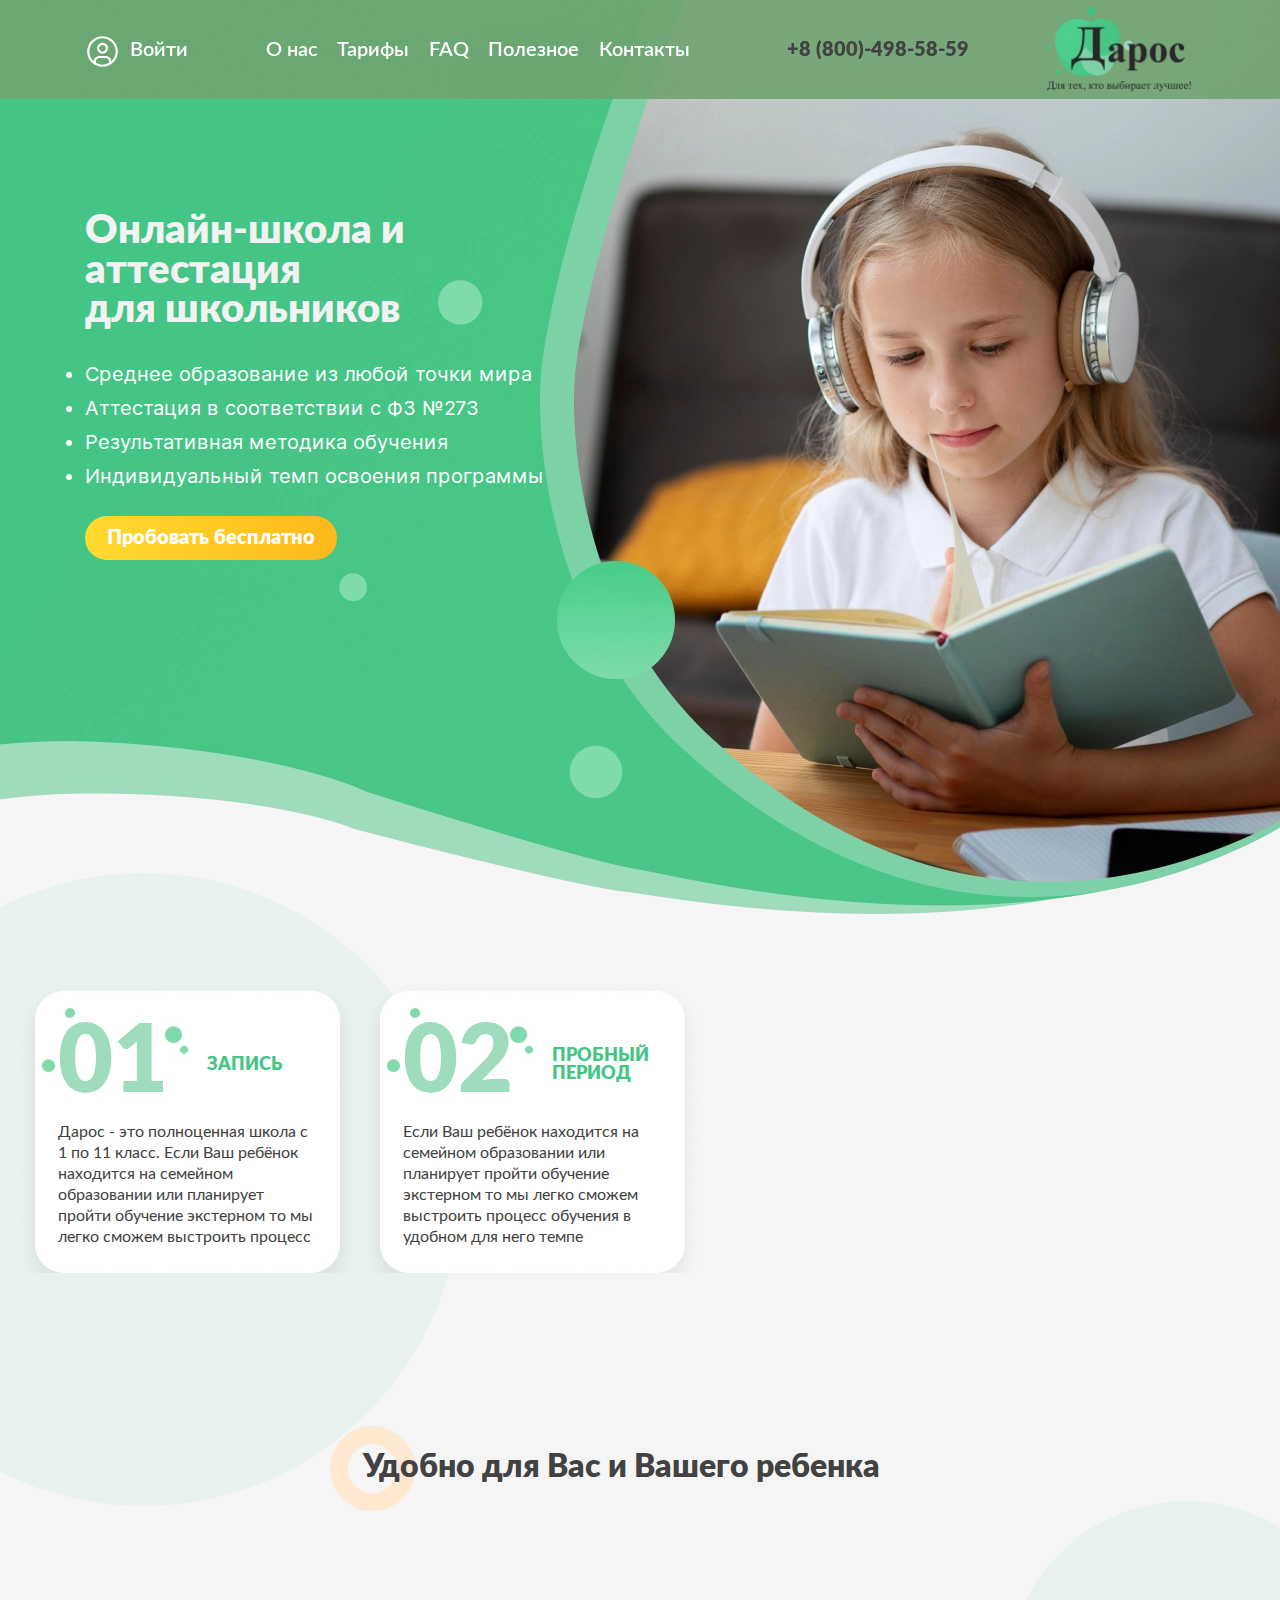
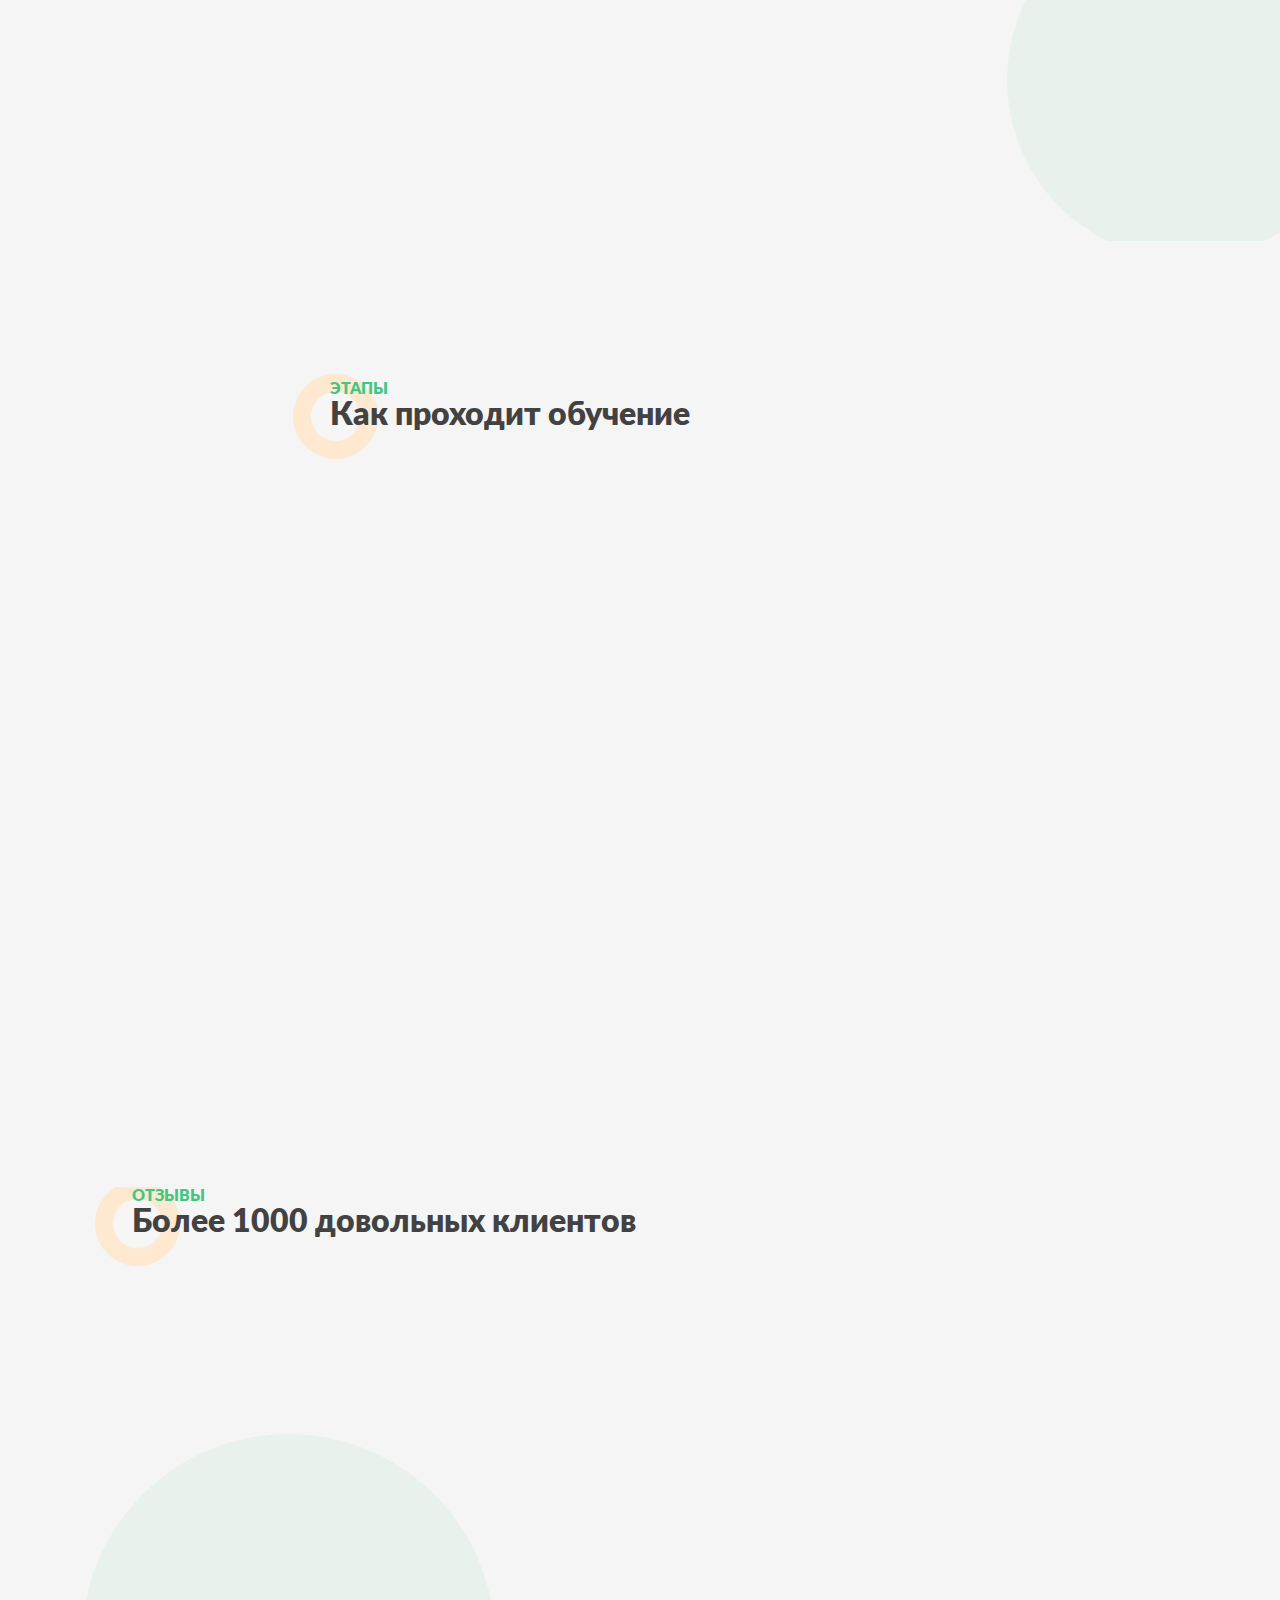
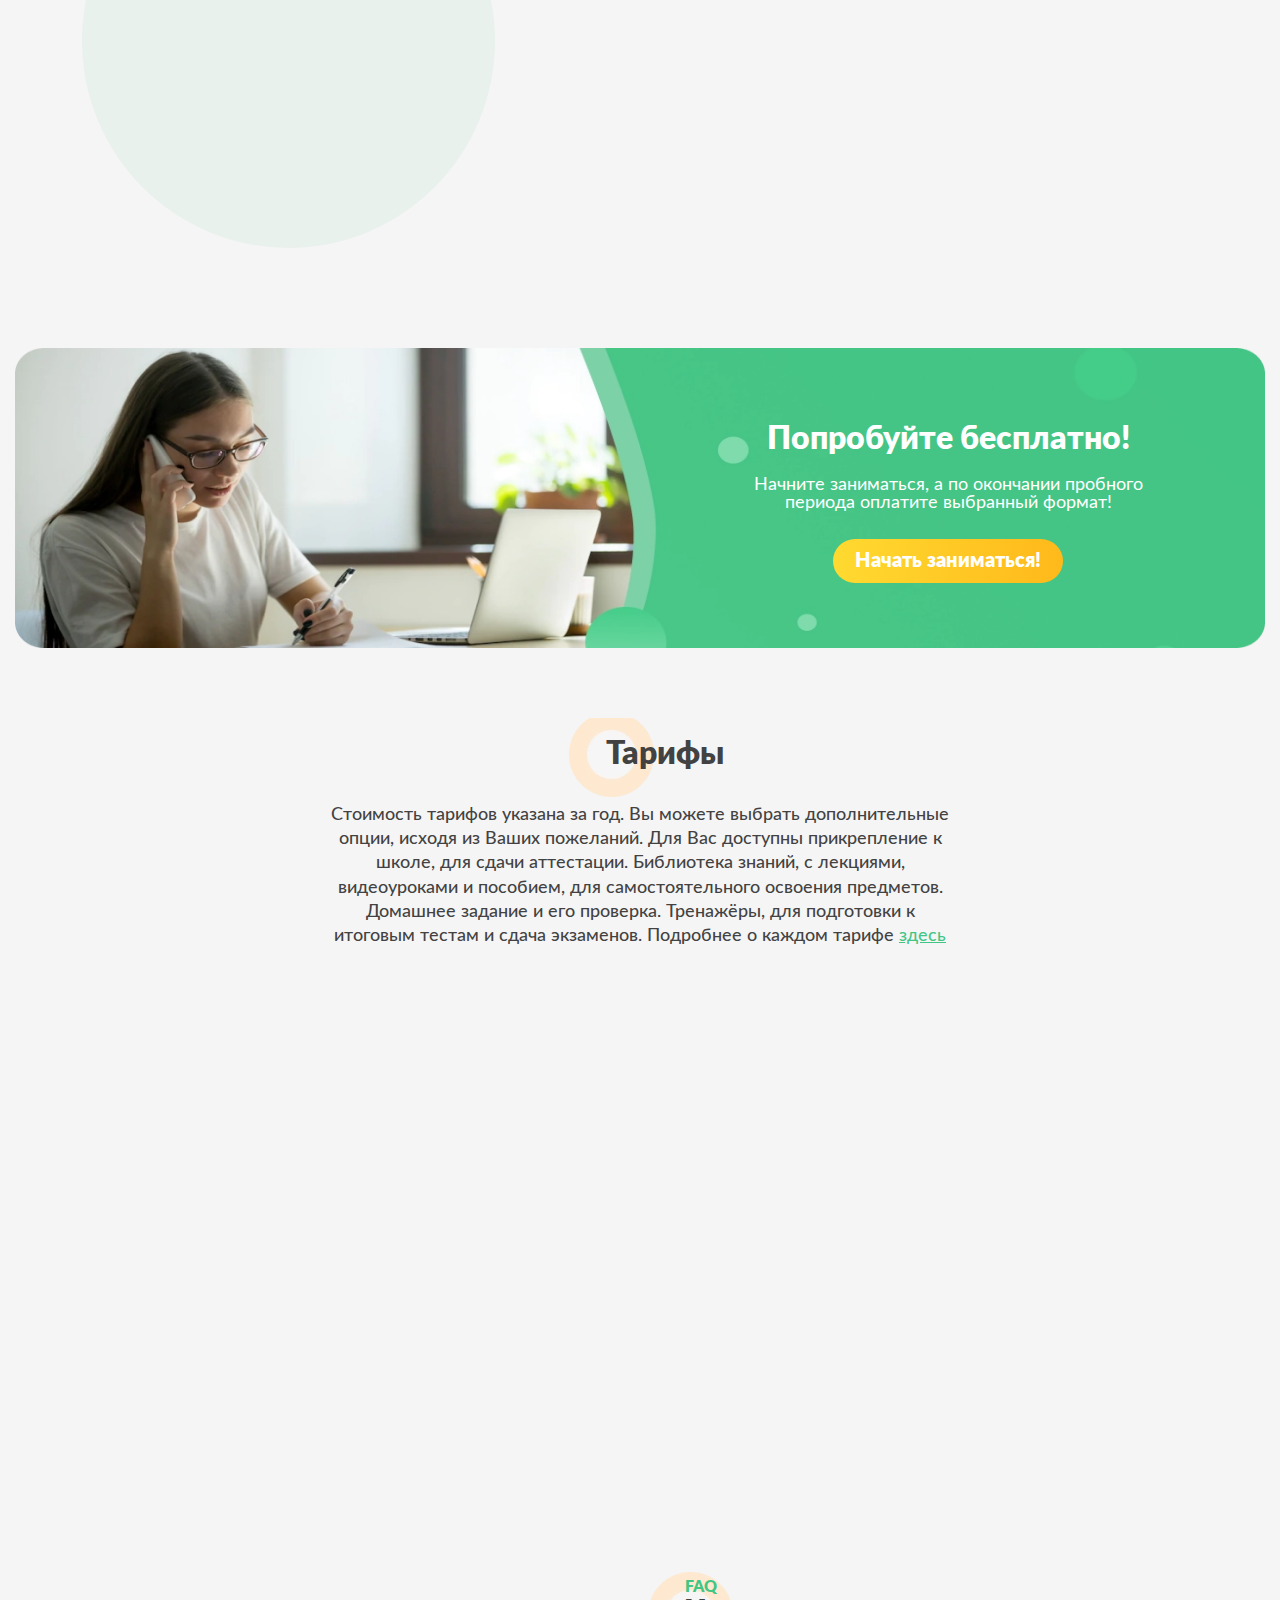
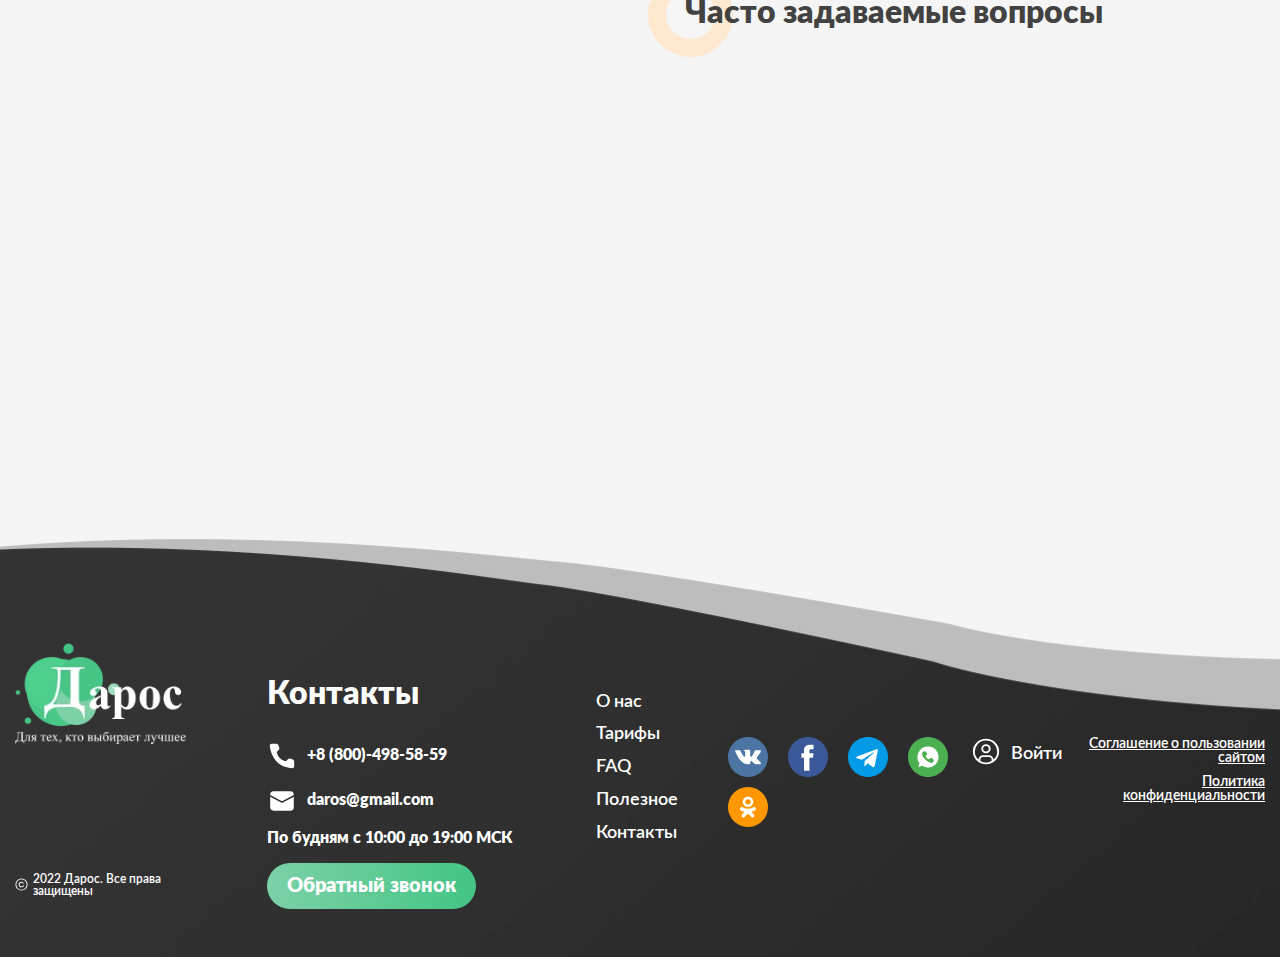
<file: index.html>
<!doctype html>
<html lang="en">

<head>
    <!-- Required meta tags -->
    <meta charset="utf-8">
    <meta name="viewport" content="width=device-width, initial-scale=1">


    <link rel="stylesheet" href="https://unpkg.com/swiper/swiper-bundle.min.css" />
    <link href="css/style.css" rel="stylesheet">
    <script defer src="js/script.js"></script>
    <title>Дарос</title>
</head>

<body class="lock-padding">
    <header class=" lock-padding header">

        <div class="container1">
    
            <nav class="navbar ">
                    <a  class="navbar-brand header-logo header-logo_mobile" href="#"><picture><source srcset="img/logo-header.webp" type="image/webp"><img src="img/logo-header.png" alt=""></picture></a>
                    <input class="header-burger-input" type="checkbox" name="" id="header-burger-open">
                    <label for="header-burger-open" class="navbar__burger">
                        <span></span>
                    </label>
                    <div  class="navbar__login">
                        <svg width="35" height="35" viewBox="0 0 35 35" fill="none" xmlns="http://www.w3.org/2000/svg">
                            <path
                                d="M17.5 8.75C16.4184 8.75 15.3611 9.07074 14.4617 9.67165C13.5624 10.2726 12.8615 11.1267 12.4475 12.126C12.0336 13.1252 11.9253 14.2248 12.1363 15.2857C12.3473 16.3465 12.8682 17.3209 13.633 18.0857C14.3978 18.8506 15.3723 19.3714 16.4331 19.5824C17.4939 19.7934 18.5935 19.6851 19.5928 19.2712C20.5921 18.8573 21.4462 18.1564 22.0471 17.257C22.648 16.3577 22.9688 15.3004 22.9688 14.2188C22.9688 12.7683 22.3926 11.3773 21.367 10.3518C20.3414 9.32617 18.9504 8.75 17.5 8.75ZM17.5 17.5C16.851 17.5 16.2166 17.3076 15.677 16.947C15.1374 16.5865 14.7169 16.074 14.4685 15.4744C14.2202 14.8749 14.1552 14.2151 14.2818 13.5786C14.4084 12.9421 14.7209 12.3574 15.1798 11.8986C15.6387 11.4397 16.2234 11.1272 16.8599 11.0005C17.4964 10.8739 18.1561 10.9389 18.7557 11.1873C19.3553 11.4356 19.8677 11.8562 20.2283 12.3958C20.5888 12.9354 20.7813 13.5698 20.7813 14.2188C20.7804 15.0887 20.4344 15.9228 19.8192 16.538C19.2041 17.1532 18.37 17.4991 17.5 17.5Z"
                                fill="white" />
                            <path
                                d="M17.5 2.1875C14.4715 2.1875 11.511 3.08556 8.99284 4.76812C6.47471 6.45068 4.51207 8.84217 3.3531 11.6402C2.19413 14.4382 1.8909 17.517 2.48173 20.4873C3.07257 23.4577 4.53094 26.1861 6.67243 28.3276C8.81393 30.4691 11.5424 31.9274 14.5127 32.5183C17.483 33.1091 20.5619 32.8059 23.3598 31.6469C26.1578 30.4879 28.5493 28.5253 30.2319 26.0072C31.9144 23.489 32.8125 20.5285 32.8125 17.5C32.8079 13.4403 31.1931 9.54819 28.3225 6.67754C25.4518 3.8069 21.5597 2.19213 17.5 2.1875ZM10.9375 28.8498V27.3438C10.9384 26.4738 11.2844 25.6397 11.8995 25.0245C12.5147 24.4093 13.3488 24.0634 14.2188 24.0625H20.7813C21.6512 24.0634 22.4853 24.4093 23.1005 25.0245C23.7157 25.6397 24.0616 26.4738 24.0625 27.3438V28.8498C22.071 30.0127 19.8062 30.6255 17.5 30.6255C15.1938 30.6255 12.929 30.0127 10.9375 28.8498ZM26.2413 27.2628C26.2195 25.8282 25.6349 24.4595 24.6137 23.4517C23.5924 22.4439 22.2161 21.8777 20.7813 21.875H14.2188C12.784 21.8777 11.4076 22.4439 10.3864 23.4517C9.36507 24.4595 8.78055 25.8282 8.75876 27.2628C6.77531 25.4918 5.37659 23.16 4.74779 20.5764C4.119 17.9927 4.2898 15.279 5.23758 12.7945C6.18536 10.3101 7.8654 8.17214 10.0553 6.66374C12.2451 5.15535 14.8415 4.34768 17.5006 4.34768C20.1596 4.34768 22.756 5.15535 24.9459 6.66374C27.1357 8.17214 28.8158 10.3101 29.7635 12.7945C30.7113 15.279 30.8821 17.9927 30.2533 20.5764C29.6245 23.16 28.2258 25.4918 26.2423 27.2628H26.2413Z"
                                fill="white" />
                        </svg>
                        <span>Войти</span>
                    </div>
                    <div class="navbar-menu_mobile navbar-menu-mobile">
                        <ul  class="navbar__menu navbar-menu navbar__menu_mobile">
                            <li class="navbar-menu__item"><a href="#" class="navbar-menu__link">О нас</a></li>
                            <li class="navbar-menu__item"><a href="#" class="navbar-menu__link">Тарифы</a></li>
                            <li class="navbar-menu__item"><a href="#" class="navbar-menu__link">FAQ</a></li>
                            <li class="navbar-menu__item"><a href="archive.html" class="navbar-menu__link">Полезное</a></li>
                            <li class="navbar-menu__item"><a href="#" class="navbar-menu__link">Контакты</a></li>
                        </ul>
                        <a href="tel:+78004985859" class="navbar-menu-mobile__phone ">
                            <svg width="25" height="25" viewBox="0 0 25 25" fill="none" xmlns="http://www.w3.org/2000/svg">
                                <path d="M15.8828 16.7813L17.6328 15.0313C17.8685 14.7985 18.1668 14.6392 18.4913 14.5726C18.8158 14.506 19.1527 14.5351 19.461 14.6563L21.5938 15.5078C21.9053 15.6343 22.1725 15.8502 22.3616 16.1282C22.5507 16.4063 22.6532 16.7341 22.6563 17.0703V20.9766C22.6545 21.2053 22.6064 21.4313 22.5149 21.641C22.4235 21.8507 22.2905 22.0396 22.1241 22.1966C21.9577 22.3535 21.7612 22.4751 21.5466 22.5541C21.3319 22.6331 21.1035 22.6679 20.875 22.6563C5.92972 21.7266 2.91409 9.07034 2.34378 4.22659C2.3173 3.98873 2.34149 3.74796 2.41475 3.52012C2.48801 3.29228 2.60869 3.08253 2.76883 2.90467C2.92898 2.72681 3.12496 2.58488 3.3439 2.48821C3.56284 2.39153 3.79976 2.34231 4.03909 2.34378H7.81253C8.14925 2.34478 8.47798 2.44649 8.75643 2.63584C9.03488 2.82518 9.25032 3.0935 9.37503 3.40628L10.2266 5.53909C10.3518 5.84618 10.3837 6.18335 10.3184 6.50848C10.2531 6.83361 10.0935 7.13229 9.8594 7.36722L8.1094 9.11722C8.1094 9.11722 9.11722 15.9375 15.8828 16.7813Z" fill="white"/>
                                </svg>
                                +8 (800)-498-58-59
                        </a>
                        <a href="mailto:daros@gmail.com" class="navbar-menu-mobile__mail "><svg width="21" height="17" viewBox="0 0 21 17" fill="none" xmlns="http://www.w3.org/2000/svg">
                            <path d="M0.678589 5.03887L10.1911 9.98619C10.2865 10.0358 10.3925 10.0617 10.5 10.0617C10.6076 10.0617 10.7135 10.0358 10.8089 9.98619L20.3214 5.03976V13.6335C20.3215 14.3747 20.0379 15.0878 19.5289 15.6266C19.0198 16.1653 18.324 16.4889 17.5839 16.5308L17.4197 16.5353H3.58037C2.83918 16.5353 2.12606 16.2518 1.58731 15.7427C1.04856 15.2337 0.725016 14.5378 0.683053 13.7978L0.678589 13.6335V5.03887ZM3.58037 0.463867H17.4197C18.1609 0.463819 18.874 0.747397 19.4127 1.25643C19.9515 1.76546 20.275 2.46136 20.317 3.20137L20.3214 3.36565V3.52994L10.5 8.63708L0.678589 3.52994V3.36565C0.67854 2.62446 0.962119 1.91134 1.47115 1.37259C1.98019 0.833838 2.67608 0.510295 3.41609 0.468332L3.58037 0.463867H17.4197H3.58037Z" fill="white"/>
                            </svg>
                            daros@gmail.com</a>
                        <ul class="navbar-menu-mobile__social">
                            <li><a href="#" class="navbar-menu-mobile__link">
                                <svg width="40" height="40" viewBox="0 0 40 40" fill="none" xmlns="http://www.w3.org/2000/svg">
                                    <rect x="4" y="10" width="30" height="20" fill="white"/>
                                    <path d="M20 0C8.9543 0 0 8.9543 0 20C0 31.0457 8.9543 40 20 40C31.0457 40 40 31.0457 40 20C40 8.9543 31.0457 0 20 0ZM31.7369 27.3079L28.2869 27.3552C28.2869 27.3552 27.5448 27.5026 26.5711 26.8289C25.279 25.942 24.0632 23.6395 23.1159 23.9341C22.1685 24.2288 22.1843 26.3026 22.1843 26.3026C22.1873 26.5458 22.1127 26.7837 21.9712 26.9816C21.772 27.1522 21.5264 27.2594 21.2659 27.2895H19.737C19.737 27.2895 16.3159 27.4921 13.3291 24.371C10.0448 20.9816 7.15273 14.2105 7.15273 14.2105C7.15273 14.2105 6.98242 13.8177 7.16852 13.5526C7.32938 13.3234 7.72609 13.2987 7.92641 13.2895C8.78992 13.2491 11.3843 13.2658 11.3843 13.2658C11.6013 13.2604 11.7472 13.2718 12.0159 13.3895C12.2468 13.5036 12.422 13.6736 12.5343 13.9473C12.9334 14.9412 13.3967 15.9082 13.9212 16.8421C15.4633 19.5079 16.1817 20.0895 16.7054 19.8052C17.4659 19.3895 17.2317 16.0395 17.2317 16.0395C17.2317 16.0395 17.2317 14.821 16.8475 14.2816C16.5583 13.9437 16.1504 13.7298 15.708 13.6842C15.5002 13.6552 15.8423 13.1737 16.2844 12.9579C16.9475 12.6316 18.1213 12.6316 19.5054 12.6316C20.1145 12.6086 20.7239 12.6706 21.3159 12.8158C22.5896 13.1237 22.158 14.3079 22.158 17.1552C22.158 18.0658 21.9923 19.35 22.6502 19.7868C22.9344 19.9684 23.6238 19.8131 25.3554 16.8763C25.9078 15.9044 26.3872 14.8929 26.7896 13.8499C26.8671 13.6841 26.9847 13.5404 27.1317 13.4315C27.2872 13.3541 27.462 13.3239 27.6344 13.3446L31.5186 13.3183C31.5186 13.3183 32.6844 13.1788 32.8738 13.7077C33.0633 14.2367 32.437 15.5498 30.8502 17.6551C28.2449 21.1287 27.9554 20.813 30.1186 22.8103C32.1844 24.7287 32.6134 25.663 32.6844 25.7787C33.5421 27.1948 31.7369 27.3079 31.7369 27.3079Z" fill="#4C75A3"/>
                                    </svg>
                                    
                            </a></li>
                            <li><a href="#" class="navbar-menu-mobile__link">
                                <svg width="40" height="40" viewBox="0 0 40 40" fill="none" xmlns="http://www.w3.org/2000/svg">
                                    <path d="M20 40C31.0457 40 40 31.0457 40 20C40 8.95431 31.0457 0 20 0C8.95431 0 0 8.95431 0 20C0 31.0457 8.95431 40 20 40Z" fill="#3B5998"/>
                                    <path d="M25.0279 20.7828H21.4591V33.857H16.0522V20.7828H13.4806V16.188H16.0522V13.2146C16.0522 11.0883 17.0622 7.75879 21.5073 7.75879L25.5124 7.77555V12.2356H22.6064C22.1297 12.2356 21.4595 12.4738 21.4595 13.488V16.1922H25.5003L25.0279 20.7828Z" fill="white"/>
                                    </svg>
                                    
                            </a></li>
                            <li><a href="#" class="navbar-menu-mobile__link">
                                <svg width="40" height="40" viewBox="0 0 40 40" fill="none" xmlns="http://www.w3.org/2000/svg">
                                    <path d="M20 40C31.0457 40 40 31.0457 40 20C40 8.9543 31.0457 0 20 0C8.9543 0 0 8.9543 0 20C0 31.0457 8.9543 40 20 40Z" fill="#039BE5"/>
                                    <path d="M9.15119 19.567L28.4345 12.132C29.3295 11.8087 30.1112 12.3503 29.8212 13.7037L29.8229 13.702L26.5395 29.1703C26.2962 30.267 25.6445 30.5337 24.7329 30.017L19.7329 26.332L17.3212 28.6553C17.0545 28.922 16.8295 29.147 16.3129 29.147L16.6679 24.0587L25.9345 15.687C26.3379 15.332 25.8445 15.132 25.3129 15.4853L13.8612 22.6953L8.92452 21.1553C7.85286 20.8153 7.82952 20.0837 9.15119 19.567Z" fill="white"/>
                                    </svg>
                                    
                                    
                            </a></li>
                            <li><a href="#" class="navbar-menu-mobile__link">
                                <svg width="40" height="40" viewBox="0 0 40 40" fill="none" xmlns="http://www.w3.org/2000/svg">
                                    <path d="M20 40C31.0457 40 40 31.0457 40 20C40 8.95431 31.0457 0 20 0C8.95431 0 0 8.95431 0 20C0 31.0457 8.95431 40 20 40Z" fill="#4CAF50"/>
                                    <path d="M19.9998 9.47363C18.0605 9.47437 16.1592 10.0108 14.5055 11.0238C12.8518 12.0367 11.5101 13.4868 10.6284 15.214C9.7467 16.9412 9.35926 18.8784 9.50884 20.8119C9.65843 22.7454 10.3392 24.6 11.4761 26.171L10.1603 30.0815L14.2103 28.7868C15.5804 29.6906 17.1429 30.2614 18.7729 30.4537C20.403 30.6461 22.0554 30.4546 23.5982 29.8945C25.1411 29.3344 26.5316 28.4213 27.6586 27.2282C28.7857 26.035 29.6181 24.5947 30.0894 23.0225C30.5607 21.4503 30.6579 19.7897 30.373 18.1732C30.0882 16.5568 29.4293 15.0293 28.449 13.7129C27.4686 12.3965 26.1941 11.3276 24.727 10.5915C23.26 9.85541 21.6411 9.4726 19.9998 9.47363ZM25.5945 24.3605L24.4735 25.4815C23.2945 26.6605 20.1682 25.3631 17.3972 22.5868C14.6261 19.8105 13.384 16.6921 14.5051 15.5263L15.6261 14.4052C15.8432 14.2057 16.1273 14.0949 16.4222 14.0949C16.717 14.0949 17.0011 14.2057 17.2182 14.4052L18.8708 16.0526C19.0056 16.1836 19.1045 16.347 19.1579 16.5272C19.2114 16.7074 19.2177 16.8983 19.1763 17.0816C19.1348 17.2649 19.0469 17.4345 18.9211 17.5741C18.7953 17.7137 18.6357 17.8187 18.4577 17.8789C18.1951 17.9628 17.9749 18.1448 17.843 18.3869C17.7112 18.6291 17.6778 18.9127 17.7498 19.1789C18.0445 20.4157 19.6366 21.95 20.8182 22.2447C21.0829 22.3002 21.3588 22.2584 21.5952 22.127C21.8316 21.9955 22.0126 21.7831 22.1051 21.5289C22.1646 21.3483 22.27 21.1862 22.4109 21.0585C22.5518 20.9307 22.7234 20.8417 22.909 20.8001C23.0946 20.7585 23.2877 20.7657 23.4697 20.821C23.6517 20.8763 23.8162 20.9779 23.9472 21.1157L25.5972 22.7684C25.7963 22.9858 25.9066 23.2701 25.9061 23.5649C25.9056 23.8598 25.7944 24.1437 25.5945 24.3605Z" fill="white"/>
                                    </svg>
                                    
                            </a></li>
                            <li><a href="#" class="navbar-menu-mobile__link"><svg width="40" height="40" viewBox="0 0 40 40" fill="none" xmlns="http://www.w3.org/2000/svg">
                                <path d="M20 40C31.0457 40 40 31.0457 40 20C40 8.95431 31.0457 0 20 0C8.95431 0 0 8.95431 0 20C0 31.0457 8.95431 40 20 40Z" fill="#FF9800"/>
                                <path d="M19.9998 9.47363C18.9495 9.47363 17.9227 9.78509 17.0494 10.3686C16.1761 10.9521 15.4955 11.7815 15.0935 12.7519C14.6916 13.7223 14.5864 14.79 14.7913 15.8202C14.9962 16.8503 15.502 17.7966 16.2447 18.5392C16.9874 19.2819 17.9336 19.7877 18.9638 19.9926C19.9939 20.1975 21.0617 20.0924 22.032 19.6904C23.0024 19.2885 23.8318 18.6078 24.4153 17.7345C24.9988 16.8612 25.3103 15.8345 25.3103 14.7841C25.3106 14.0867 25.1735 13.3959 24.9068 12.7515C24.64 12.107 24.2488 11.5215 23.7557 11.0283C23.2625 10.5351 22.6769 10.1439 22.0324 9.87717C21.388 9.61041 20.6973 9.47329 19.9998 9.47363ZM19.9998 17.4315C19.4762 17.4315 18.9643 17.2762 18.529 16.9853C18.0936 16.6945 17.7543 16.281 17.5539 15.7972C17.3536 15.3135 17.3011 14.7812 17.4033 14.2677C17.5054 13.7541 17.7576 13.2824 18.1278 12.9122C18.4981 12.5419 18.9698 12.2898 19.4833 12.1877C19.9968 12.0855 20.5291 12.1379 21.0129 12.3383C21.4966 12.5387 21.9101 12.878 22.201 13.3134C22.4919 13.7487 22.6471 14.2605 22.6471 14.7841C22.6475 15.1319 22.5793 15.4763 22.4463 15.7977C22.3134 16.119 22.1184 16.411 21.8725 16.6569C21.6266 16.9028 21.3346 17.0978 21.0133 17.2307C20.6919 17.3636 20.3475 17.4319 19.9998 17.4315Z" fill="white"/>
                                <path d="M27.8265 20.9078C27.7109 20.7013 27.5557 20.5197 27.3698 20.3733C27.1839 20.2268 26.971 20.1185 26.7432 20.0545C26.5154 19.9904 26.2772 19.9719 26.0422 20C25.8073 20.0282 25.5802 20.1023 25.3739 20.2183C21.7581 22.2446 18.2423 22.2446 14.6265 20.2183C14.4192 20.1025 14.1911 20.0287 13.9552 20.0011C13.7193 19.9735 13.4803 19.9926 13.2519 20.0574C13.0234 20.1221 12.8099 20.2313 12.6236 20.3785C12.4373 20.5258 12.2818 20.7083 12.166 20.9157C12.0503 21.123 11.9765 21.3511 11.9488 21.587C11.9212 21.8229 11.9404 22.0619 12.0051 22.2904C12.1359 22.7518 12.4446 23.1424 12.8634 23.3762C14.0496 24.0494 15.3168 24.5685 16.6344 24.9209L14.0765 27.4788C13.7405 27.8149 13.5518 28.2707 13.5518 28.7459C13.5518 29.2212 13.7405 29.677 14.0765 30.013C14.4126 30.3491 14.8684 30.5378 15.3437 30.5378C15.8189 30.5378 16.2747 30.3491 16.6108 30.013L20.0002 26.6104L23.3897 29.9999C23.7258 30.3359 24.1816 30.5247 24.6568 30.5247C25.1321 30.5247 25.5878 30.3359 25.9239 29.9999C26.2599 29.6638 26.4487 29.208 26.4487 28.7328C26.4487 28.2575 26.2599 27.8017 25.9239 27.4657L23.366 24.9078C24.6836 24.5553 25.9509 24.0362 27.1371 23.363C27.3439 23.2474 27.5258 23.0921 27.6725 22.906C27.8191 22.7199 27.9276 22.5067 27.9916 22.2786C28.0557 22.0504 28.0741 21.8119 28.0457 21.5767C28.0174 21.3415 27.9429 21.1141 27.8265 20.9078Z" fill="white"/>
                                </svg>
                                </a></li>
                        </ul>
                    </div>
                    <ul  class="navbar__menu navbar-menu">
                        <li class="navbar-menu__item"><a href="#" class="navbar-menu__link">О нас</a></li>
                        <li class="navbar-menu__item"><a href="#" class="navbar-menu__link">Тарифы</a></li>
                        <li class="navbar-menu__item"><a href="#" class="navbar-menu__link">FAQ</a></li>
                        <li class="navbar-menu__item"><a href="archive.html" class="navbar-menu__link">Полезное</a></li>
                        <li class="navbar-menu__item"><a href="#" class="navbar-menu__link">Контакты</a></li>
                    </ul>
                    <div class="navbar__phone">
                        <a href="tel:+78004985859">+8 (800)-498-58-59</a>
                    </div>
                    <a  class="navbar-brand header-logo" href="#"><picture><source srcset="img/logo-header.webp" type="image/webp"><img src="img/logo-header.png" alt=""></picture></a>
                    <div  class="navbar__login navbar__login_mobile">
                        <svg width="35" height="35" viewBox="0 0 35 35" fill="none" xmlns="http://www.w3.org/2000/svg">
                            <path
                                d="M17.5 8.75C16.4184 8.75 15.3611 9.07074 14.4617 9.67165C13.5624 10.2726 12.8615 11.1267 12.4475 12.126C12.0336 13.1252 11.9253 14.2248 12.1363 15.2857C12.3473 16.3465 12.8682 17.3209 13.633 18.0857C14.3978 18.8506 15.3723 19.3714 16.4331 19.5824C17.4939 19.7934 18.5935 19.6851 19.5928 19.2712C20.5921 18.8573 21.4462 18.1564 22.0471 17.257C22.648 16.3577 22.9688 15.3004 22.9688 14.2188C22.9688 12.7683 22.3926 11.3773 21.367 10.3518C20.3414 9.32617 18.9504 8.75 17.5 8.75ZM17.5 17.5C16.851 17.5 16.2166 17.3076 15.677 16.947C15.1374 16.5865 14.7169 16.074 14.4685 15.4744C14.2202 14.8749 14.1552 14.2151 14.2818 13.5786C14.4084 12.9421 14.7209 12.3574 15.1798 11.8986C15.6387 11.4397 16.2234 11.1272 16.8599 11.0005C17.4964 10.8739 18.1561 10.9389 18.7557 11.1873C19.3553 11.4356 19.8677 11.8562 20.2283 12.3958C20.5888 12.9354 20.7813 13.5698 20.7813 14.2188C20.7804 15.0887 20.4344 15.9228 19.8192 16.538C19.2041 17.1532 18.37 17.4991 17.5 17.5Z"
                                fill="white" />
                            <path
                                d="M17.5 2.1875C14.4715 2.1875 11.511 3.08556 8.99284 4.76812C6.47471 6.45068 4.51207 8.84217 3.3531 11.6402C2.19413 14.4382 1.8909 17.517 2.48173 20.4873C3.07257 23.4577 4.53094 26.1861 6.67243 28.3276C8.81393 30.4691 11.5424 31.9274 14.5127 32.5183C17.483 33.1091 20.5619 32.8059 23.3598 31.6469C26.1578 30.4879 28.5493 28.5253 30.2319 26.0072C31.9144 23.489 32.8125 20.5285 32.8125 17.5C32.8079 13.4403 31.1931 9.54819 28.3225 6.67754C25.4518 3.8069 21.5597 2.19213 17.5 2.1875ZM10.9375 28.8498V27.3438C10.9384 26.4738 11.2844 25.6397 11.8995 25.0245C12.5147 24.4093 13.3488 24.0634 14.2188 24.0625H20.7813C21.6512 24.0634 22.4853 24.4093 23.1005 25.0245C23.7157 25.6397 24.0616 26.4738 24.0625 27.3438V28.8498C22.071 30.0127 19.8062 30.6255 17.5 30.6255C15.1938 30.6255 12.929 30.0127 10.9375 28.8498ZM26.2413 27.2628C26.2195 25.8282 25.6349 24.4595 24.6137 23.4517C23.5924 22.4439 22.2161 21.8777 20.7813 21.875H14.2188C12.784 21.8777 11.4076 22.4439 10.3864 23.4517C9.36507 24.4595 8.78055 25.8282 8.75876 27.2628C6.77531 25.4918 5.37659 23.16 4.74779 20.5764C4.119 17.9927 4.2898 15.279 5.23758 12.7945C6.18536 10.3101 7.8654 8.17214 10.0553 6.66374C12.2451 5.15535 14.8415 4.34768 17.5006 4.34768C20.1596 4.34768 22.756 5.15535 24.9459 6.66374C27.1357 8.17214 28.8158 10.3101 29.7635 12.7945C30.7113 15.279 30.8821 17.9927 30.2533 20.5764C29.6245 23.16 28.2258 25.4918 26.2423 27.2628H26.2413Z"
                                fill="white" />
                        </svg>
                        <span>Войти</span>
                    </div>
            </nav>
        </div>
    </header>

    <section

        class="block-1">
        <div class="container2">
            <div class="block-1-inner">
                <div class="block-1-title _anim-item">Онлайн-школа и аттестация</br> для школьников</div>
                <ul class="_anim-item">
                    <li>Среднее образование из любой точки мира</li>
                    <li>Аттестация в соответствии с ФЗ №273</li>
                    <li>Результативная методика обучения</li>
                    <li>Индивидуальный темп освоения программы</li>
                </ul>
                <a class="yellow-btn popup-link" href="#free-week-popup">Пробовать бесплатно</a>
            </div>
        </div>
    </section>

    <section class="block-2">
        <div class="wrapper">
                <div class="block-2-inner">
                    <div class="block-2-left-block _anim-item">
                        <div class="ellipse"></div>
                        <div class="block-2-element">
                            <div class="block-2-element-header">
                                <div class="block-2-element-num">01</div>
                                <div class="block-2-element-title">Запись</div>
                            </div>
                            <div class="block-2-element-text">
                                Дарос - это полноценная школа с 1 по 11 класс. Если Ваш ребёнок находится на семейном образовании или планирует пройти обучение экстерном то мы легко сможем выстроить процесс
                            </div>
                        </div>
                        <div class="block-2-element">
                            <div class="block-2-element-header">
                                <div class="block-2-element-num">02</div>
                                <div class="block-2-element-title">Пробный период</div>
                            </div>
                            <div class="block-2-element-text">
                                Если Ваш ребёнок находится на семейном образовании или планирует пройти обучение экстерном то мы легко сможем выстроить процесс обучения в удобном для него темпе
                            </div>
                        </div>
                        <a  class="green-btn block-2-left-block__green-btn_mobile" href="#">Начать</a>
                    </div>
                    <div class="block-2-right-block _anim-item">
                        <div class="section-header-title">
                            <div class="green-title">демо-версия</div>
                            <h1>Попробуйте БЕСПЛАТНО!</h1>
                        </div>
                        <p>Дарос - это полноценная школа с 1 по 11 класс. Если Ваш ребёнок находится на семейном образовании или планирует пройти обучение экстерном, то мы легко сможем выстроить процесс обучения в удобном для него темпе, а также организуем прохождение
                            онлайн-аттестации, как промежуточной, так и итоговой, с сопровождением на ЕГЭ и ОГЭ.</p>
                        <a  class="green-btn" href="#">Начать</a>
                    </div>
                </div>
        </div>
    </section>

    <section class="block-3">
        <div class="wrapper">
                <div class="block-3-inner">
                    <h1>Удобно для Вас и Вашего ребенка</h1>
                    <div class="block-3-items-table">

                        <div class="block-3-item _anim-item">
                            <div class="block-3-item-inner">
                                <picture><source srcset="img/icons/block-3-icon-1.webp" type="image/webp"><img src="img/icons/block-3-icon-1.png" alt=""></picture>
                                <div class="block-3-item-right">
                                    <div class="block-3-item-title">Личный помощник</div>
                                    <div class="block-3-item-text">
                                        Также организуем прохождение онлайн-аттестации, как промежуточной
                                    </div>
                                </div>
                            </div>
                        </div>

                        <div class="block-3-item _anim-item">
                            <div class="block-3-item-inner">
                                <picture><source srcset="img/icons/block-3-icon-4.webp" type="image/webp"><img src="img/icons/block-3-icon-4.png" alt=""></picture>
                                <div class="block-3-item-right">
                                    <div class="block-3-item-title">Помощь в подготовке</div>
                                    <div class="block-3-item-text">
                                        Полноценная школа с 1 по 11 класс. Если Ваш ребёнок находится на семейном </div>
                                </div>
                            </div>
                        </div>

                        <div class="block-3-item _anim-item">
                            <div class="block-3-item-inner">
                                <picture><source srcset="img/icons/block-3-icon-2.webp" type="image/webp"><img src="img/icons/block-3-icon-2.png" alt=""></picture>
                                <div class="block-3-item-right">
                                    <div class="block-3-item-title">Аттестация по ФЗ 273</div>
                                    <div class="block-3-item-text">
                                        Полноценная школа с 1 по 11 класс. Если Ваш ребёнок находится на семейном </div>
                                </div>
                            </div>
                        </div>

                        <div class="block-3-item _anim-item">
                            <div class="block-3-item-inner">
                                <picture><source srcset="img/icons/block-3-icon-5.webp" type="image/webp"><img src="img/icons/block-3-icon-5.png" alt=""></picture>
                                <div class="block-3-item-right">
                                    <div class="block-3-item-title">Бесплатная пересдача</div>
                                    <div class="block-3-item-text">
                                        Также организуем прохождение онлайн-аттестации, как промежуточной </div>
                                </div>
                            </div>
                        </div>

                        <div class="block-3-item _anim-item">
                            <div class="block-3-item-inner">
                                <picture><source srcset="img/icons/block-3-icon-3.webp" type="image/webp"><img src="img/icons/block-3-icon-3.png" alt=""></picture>
                                <div class="block-3-item-right">
                                    <div class="block-3-item-title">Без камер и таймеров</div>
                                    <div class="block-3-item-text">
                                        Также организуем прохождение онлайн-аттестации, как промежуточной </div>
                                </div>
                            </div>
                        </div>

                        <div class="block-3-item _anim-item">
                            <div class="block-3-item-inner">
                                <picture><source srcset="img/icons/block-3-icon-6.webp" type="image/webp"><img src="img/icons/block-3-icon-6.png" alt=""></picture>
                                <div class="block-3-item-right">
                                    <div class="block-3-item-title">2 класса за год</div>
                                    <div class="block-3-item-text">
                                        Полноценная школа с 1 по 11 класс. Если Ваш ребёнок находится на семейном </div>
                                </div>
                            </div>
                        </div>


                    </div>
                    <div class="ellipse"></div>
                </div>
        </div>
    </section>

    <section class="block-4">
            <div class="wrapper">
                <div class="block-4-inner">
                    <div class="section-header-title">
                        <div class="green-title">Этапы</div>
                        <h1>Как проходит обучение</h1>
                    </div>


                    <div class="block-4-main _anim-item">
                        <div class="block-4-main-outer">
                            <div class="block-4-main-inner">
                                <div class="block-4-main-items">
                                    <div class="block-4-item">
                                        <div class="block-4-item-img-outer-1 block-4-item-bg-1">
                                            <div class="block-4-item-img-inner">
                                                <picture><source srcset="img/icons/block-4-1.webp" type="image/webp"><img src="img/icons/block-4-1.png" alt=""></picture>
                                            </div>
                                        </div>
                                        <div class="block-4-item-title">Демо</div>
                                        <div class="block-4-item-text">
                                            Если Ваш ребёнок находится на семейном образовании или планирует пройти обучение экстерном
                                        </div>
                                    </div>

                                    <div class="block-4-item">
                                        <div class="block-4-item-img-outer-1 block-4-item-bg-2">
                                            <div class="block-4-item-img-inner">
                                                <picture><source srcset="img/icons/block-4-2.webp" type="image/webp"><img src="img/icons/block-4-2.png" alt=""></picture>
                                            </div>
                                        </div>
                                        <div class="block-4-item-title">Заключение договора</div>
                                        <div class="block-4-item-text">
                                            Ребёнок находится на семейном образовании или планирует пройти обучение экстерном, то мы легко сможем
                                        </div>
                                    </div>

                                    <div class="block-4-item">
                                        <div class="block-4-item-img-outer-1 block-4-item-bg-3">
                                            <div class="block-4-item-img-inner">
                                                <picture><source srcset="img/icons/block-4-3.webp" type="image/webp"><img src="img/icons/block-4-3.png" alt=""></picture>
                                            </div>
                                        </div>
                                        <div class="block-4-item-title">Обучающие тесты</div>
                                        <div class="block-4-item-text">
                                            В удобном для него темпе, а также организуем прохождение онлайн-аттестации, как промежуточной, так и итоговой
                                        </div>
                                    </div>

                                    <div class="block-4-item">
                                        <div class="block-4-item-img-outer-1 block-4-item-bg-4">
                                            <div class="block-4-item-img-inner">
                                                <picture><source srcset="img/icons/block-4-4.webp" type="image/webp"><img src="img/icons/block-4-4.png" alt=""></picture>
                                            </div>
                                        </div>
                                        <div class="block-4-item-title">Выдача документов</div>
                                        <div class="block-4-item-text">
                                            Ребёнок находится на семейном образовании или планирует пройти обучение экстерном, то мы легко сможем
                                        </div>
                                    </div>
                                </div>

                            </div>
                        </div>
                    </div>

                    <div class="block-4-main-mobile">
                        <div class="block-4-item-mobile-outer _anim-item">
                            <div class="block-4-item-mobile">

                                <div class="block-4-item-img-inner-mob">
                                    <picture><source srcset="img/block-4-1m.webp" type="image/webp"><img src="img/block-4-1m.png" alt=""></picture>
                                </div>


                                <div class="block-4-item-title">Демо</div>
                                <div class="block-4-item-text">
                                    Если Ваш ребёнок находится на семейном образовании или планирует пройти обучение экстерном
                                </div>
                            </div>
                        </div>

                        <div class="block-4-item-mobile-outer _anim-item">
                            <div class="block-4-item-mobile">

                                <div class="block-4-item-img-inner-mob">
                                    <picture><source srcset="img/block-4-1m.webp" type="image/webp"><img src="img/block-4-1m.png" alt=""></picture>
                                </div>


                                <div class="block-4-item-title">Заключение договора</div>
                                <div class="block-4-item-text">
                                    Ребёнок находится на семейном образовании или планирует пройти обучение экстерном, то мы легко сможем
                                </div>
                            </div>
                        </div>

                        <div class="block-4-item-mobile-outer _anim-item">
                            <div class="block-4-item-mobile">

                                <div class="block-4-item-img-inner-mob">
                                    <picture><source srcset="img/block-4-1m.webp" type="image/webp"><img src="img/block-4-1m.png" alt=""></picture>
                                </div>


                                <div class="block-4-item-title">Обучающие тесты</div>
                                <div class="block-4-item-text">
                                    В удобном для него темпе, а также организуем прохождение онлайн-аттестации, как промежуточной, так и итоговой
                                </div>
                            </div>
                        </div>

                        <div class="block-4-item-mobile-outer _anim-item">
                            <div class="block-4-item-mobile">

                                <div class="block-4-item-img-inner-mob">
                                    <picture><source srcset="img/block-4-1m.webp" type="image/webp"><img src="img/block-4-1m.png" alt=""></picture>
                                </div>


                                <div class="block-4-item-title">Выдача документов</div>
                                <div class="block-4-item-text">
                                    Ребёнок находится на семейном образовании или планирует пройти обучение экстерном, то мы легко сможем
                                </div>
                            </div>
                        </div>
                    </div>
                </div>
            </div>

    </section>

    <section class="block-5 ">
            <div class="container">
                <div class="block-5-inner">
                    <div class="ellipse"></div>
                    <div class="section-header-title">
                        <div class="green-title">отзывы</div>
                        <h1>Более 1000 довольных клиентов</h1>
                    </div>

                    <div class="slider-otzyv _anim-item">
                        <div class="swiper mySwiper">
                            <div class="swiper-wrapper">

                                <div class="swiper-slide">
                                    <div class="slide-item">
                                        <div class="slide-item-header">
                                            <div class="slide-avatar"><picture><source srcset="img/avatar/image.webp" type="image/webp"><img src="img/avatar/image.png" alt=""></picture></div>
                                            <div class="slide-item-right-block">
                                                <div class="slide-item-title">“Я очень рада, что решилась перейти в этот формат обучения”</div>
                                                <div class="slide-item-name slide-item-name_desk">Алена Гулевич, мама ученика</div>
                                            </div>
                                        </div>
                                        <div class="slide-item-text">
                                            Добрый день! Хотела бы поблагодарить школу за четко организованный процесс обучения, хорошие методические материалы, очень качественную обратную связь по выполненным заданиям, отлично проведенную аттестацию. Максим стал спокойнее, более самостоятельным,
                                            уверенным в себе. Особое внимание я обратила на то, что у вас есть формат "он-лайн урока", в котором педагог...
                                        </div>
                                        <div class="slide-item-full-text"><a href="#">читать далее</a></div>
                                        <div class="slide-item-name slide-item-name_mobile">Алена Гулевич, мама ученика</div>
                                    </div>
                                </div>

                                <div class="swiper-slide">
                                    <div class="slide-item">
                                        <div class="slide-item-header">
                                            <div class="slide-avatar"><picture><source srcset="img/avatar/image(1).webp" type="image/webp"><img src="img/avatar/image(1).png" alt=""></picture></div>
                                            <div class="slide-item-right-block">
                                                <div class="slide-item-title">“Я очень рада, что решилась перейти в этот формат обучения”</div>
                                                <div class="slide-item-name slide-item-name_desk">Алена Гулевич, мама ученика</div>
                                            </div>
                                        </div>
                                        <div class="slide-item-text">
                                            Добрый день! Хотела бы поблагодарить школу за четко организованный процесс обучения, хорошие методические материалы, очень качественную обратную связь по выполненным заданиям, отлично проведенную аттестацию. Максим стал спокойнее, более самостоятельным,
                                            уверенным в себе. Особое внимание я обратила на то, что у вас есть формат "он-лайн урока", в котором педагог...
                                        </div>
                                        <div class="slide-item-full-text"><a href="#">читать далее</a></div>
                                        <div class="slide-item-name slide-item-name_mobile">Алена Гулевич, мама ученика</div>
                                    </div>
                                </div>

                                <div class="swiper-slide">
                                    <div class="slide-item">
                                        <div class="slide-item-header">
                                            <div class="slide-avatar"><picture><source srcset="img/avatar/image.webp" type="image/webp"><img src="img/avatar/image.png" alt=""></picture></div>
                                            <div class="slide-item-right-block">
                                                <div class="slide-item-title">“Я очень рада, что решилась перейти в этот формат обучения”</div>
                                                <div class="slide-item-name slide-item-name_desk">Алена Гулевич, мама ученика</div>
                                            </div>
                                        </div>
                                        <div class="slide-item-text">
                                            Добрый день! Хотела бы поблагодарить школу за четко организованный процесс обучения, хорошие методические материалы, очень качественную обратную связь по выполненным заданиям, отлично проведенную аттестацию. Максим стал спокойнее, более самостоятельным,
                                            уверенным в себе. Особое внимание я обратила на то, что у вас есть формат "он-лайн урока", в котором педагог...
                                        </div>
                                        <div class="slide-item-full-text"><a href="#">читать далее</a></div>
                                        <div class="slide-item-name slide-item-name_mobile">Алена Гулевич, мама ученика</div>
                                    </div>
                                </div>
                            </div>

                        </div>
                        <div class="swiper-button-next"></div>
                        <div class="swiper-button-prev"></div>
                        <div class="swiper-pagination mySwiper-pagination"></div>
                        <div class="add-otzyv"><a href="#">Добавить отзыв</a></div>
                    </div>
                </div>
            </div>
    </section>
    <script src="https://unpkg.com/swiper/swiper-bundle.min.js"></script>
    <script>
            var swiper = new Swiper(".mySwiper", {
                slidesPerView: 1,
                spaceBetween: 30,
                slidesPerGroup: 1,
                loop: true,
                loopFillGroupWithBlank: true,
                pagination: {
                            el: ".mySwiper-pagination",
                            clickable: true,
                        },
                navigation: {
                    nextEl: ".swiper-button-next",
                    prevEl: ".swiper-button-prev",
                },
                breakpoints: {
                    // mobile + tablet - 320-990
                    320: {
                        slidesPerView: 1
                    },
                    // desktop >= 991
                    992: {
                        slidesPerView: 1,

                    },
                    1200: {
                        slidesPerView: 2
                    }
                }
            });
    </script>
    <section class="block-6">
            <div class="wrapper">
                <div class="block-6-inner">
                    <div class="block-banner">
                        <div class="block-banner-left-block">
                            <div class="block-banner-title">Попробуйте бесплатно!</div>
                            <div class="block-banner-subtitle">Начните заниматься, а по окончании пробного периода оплатите выбранный формат!</div>
                            <div class="block-banner-btn"><a class="yellow-btn" href="#">Начать заниматься!</a></div>
                        </div>
                    </div>
                </div>
            </div>
    </section>

    <section class="block-7">
            <div class="wrapper">
                <div class="block-7-inner">
                    <div class="section-header-title desk-1024">
                        <h1>Тарифы</h1>
                    </div>
                    <div class="block-7-desc desk-1024">
                        Стоимость тарифов указана за год. Вы можете выбрать дополнительные опции, исходя из Ваших пожеланий. Для Вас доступны прикрепление к школе, для сдачи аттестации. Библиотека знаний, с лекциями, видеоуроками и пособием, для самостоятельного освоения предметов.
                        Домашнее задание и его проверка. Тренажёры, для подготовки к итоговым тестам и сдача экзаменов. Подробнее о каждом тарифе <a href="#">здесь</a>
                    </div>
                    <div class="block-7-tariffs block-7-tariffs_desk">

                        <div class="block-7-tariffs-item _anim-item">
                            <div class="block-7-tarrif-title">Экспресс</div>
                            <div class="block-7-tarrif-price">от 13 000 ₽</div>
                            <p>Зачисление в школу</p>
                            <p>Аттестация</p>
                            <p>Тренировочные тесты</p>
                            <p>Личный помощник</p>
                            <div class="tarrif-btn"><a class="green-btn" href="#">Записаться</a></div>
                        </div>

                        <div class="block-7-tariffs-item-central _anim-item">
                            <div class="block-7-tarrif-title">Оптима</div>
                            <div class="block-7-tarrif-price">от 13 000 ₽</div>
                            <p>Все возможности тарифа “Экспресс”</p>
                            <p>Библиотека знаний</p>
                            <p>Домашнее задание</p>

                            <div class="tarrif-btn"><a class="yellow-btn" href="#">Записаться</a></div>
                        </div>

                        <div class="block-7-tariffs-item _anim-item ">
                            <div class="block-7-tarrif-title">Олипм</div>
                            <div class="block-7-tarrif-price">от 40 000 ₽</div>
                            <p>Все возможности тарифа «Оптима»</p>
                            <p>Расширенный список тем ФГОС</p>
                            <p>Многоступенчатая система
                                мониторинга знаний ребёнка</p>

                            <div class="tarrif-btn"><a class="green-btn" href="#">Записаться</a></div>
                        </div>

                    </div>
                    <div class="block-7-tariffs_mobile block-7-mobile-slider-wrapper">
                        <div class="section-header-title">
                            <h1>Тарифы</h1>
                        </div>
                        <div class="block-7-desc">
                            Стоимость тарифов указана за год. Вы можете выбрать дополнительные опции, исходя из Ваших пожеланий. Для Вас доступны прикрепление к школе, для сдачи аттестации. Библиотека знаний, с лекциями, видеоуроками и пособием, для самостоятельного освоения предметов.
                            Домашнее задание и его проверка. Тренажёры, для подготовки к итоговым тестам и сдача экзаменов. Подробнее о каждом тарифе <a href="#">здесь</a>
                        </div>
                        <div class="swiper block-7-mobile-slider">

                            <div class="swiper-wrapper">
                                <!-- Slides -->
                                <div class="swiper-slide block-7-mobile-slider__tariff block-7-mobile-slider-tariff central">
                                    <div class="block-7-mobile-slider-tariff__header">
                                        <h3 class="block-7-mobile-slider-tariff__header-title central ">Оптима</h3>
                                        <h4 class="block-7-mobile-slider-tariff__header-subtitle central">от 13 000 ₽</h4>
                                    </div>
                                    <div class="block-7-mobile-slider-tariff__content central">
                                        <p>Все возможности тарифа “Экспресс”</p>
                                        <p>Библиотека знаний</p>
                                        <p>Домашнее задание</p>
                                    </div>
                                    <a href="#" class="block-7-mobile-slider-tariff__button yellow-btn">Записаться</a>
                                </div>
                                <div class="swiper-slide block-7-mobile-slider__tariff block-7-mobile-slider-tariff">
                                    <div class="block-7-mobile-slider-tariff__header">
                                        <h3 class="block-7-mobile-slider-tariff__header-title"> Экспресс</h3>
                                        <h4 class="block-7-mobile-slider-tariff__header-subtitle">от 13 000 ₽</h4>
                                    </div>
                                    <div class="block-7-mobile-slider-tariff__content">
                                        <p>Зачисление в школу</p>
                                        <p>Аттестация</p>
                                        <p>Тренировочные тесты</p>
                                        <p>Личный помощник</p>

                                    </div>
                                    <a href="#" class="block-7-mobile-slider-tariff__button green-btn">Записаться</a>
                                </div>

                                <div class="swiper-slide block-7-mobile-slider__tariff block-7-mobile-slider-tariff">
                                    <div class="block-7-mobile-slider-tariff__header">
                                        <h3 class="block-7-mobile-slider-tariff__header-title">Олипм</h3>
                                        <h4 class="block-7-mobile-slider-tariff__header-subtitle">от 40 000 ₽</h4>
                                    </div>
                                    <div class="block-7-mobile-slider-tariff__content">
                                        <p>Все возможности тарифа «Оптима»</p>
                                        <p>Расширенный список тем ФГОС</p>
                                        <p>Многоступенчатая система
                                            мониторинга знаний ребёнка</p>
                                    </div>
                                    <a href="#" class="block-7-mobile-slider-tariff__button green-btn">Записаться</a>
                                </div>

                              </div>
                              <!-- If we need pagination -->
                              <div class="swiper-pagination block-7-swiper-pagination"></div>
                            

                        </div>
                    </div>
                </div>
            </div>
            <script>
                var swiper2 = new Swiper(".block-7-mobile-slider", {
                    slidesPerView: 1,
                    spaceBetween: 30,

                    loop: true,
                    
                    pagination: {
                                el: ".block-7-swiper-pagination",
                                clickable: true,
                            }
                    
                });
        </script>
    </section>

    <section class="block-8">
            <div class="wrapper">
                <div class="block-8-inner">
                    <div class="block-8-left-block _anim-item">
                        <picture><source srcset="img/women-faq.webp" type="image/webp"><img src="img/women-faq.png" alt=""></picture>
                    </div>
                    <div class="block-8-right-block">
                        <div class="section-header-title">
                            <div class="green-title">FAQ</div>
                            <h1>Часто задаваемые вопросы</h1>
                        </div>

                        <div class="faqs _anim-item">

                            <div class="faq-item ">
                                <button class="accordion">Как начать учиться?<span class="faq-arrow"></span></button>
                                <div class="panel">
                                    <p>Зарегистрируйтесь на сайте, выберите класс - и вы попадете в расписание занятий. Приступайте к обучению! Первую неделю вы занимаетесь бесплатно, в тарифе «С учителем», чтобы опробовать все элементы образовательного процесса. Вам доступны для изучения все предметы выбранного класса. По окончании бесплатного пробного периода оплатите обучение в выбранном формате.</p>
                                </div>
                            </div>
                            <div class="faq-item ">
                                <button class="accordion">Что такое Домашняя школа “ИнтернетУрок”?<span class="faq-arrow"></span></button>
                                <div class="panel">
                                    <p>Lorem ipsum...</p>
                                </div>
                            </div>
                            <div class="faq-item ">
                                <button class="accordion">Коротко о том, как происходит обучение<span class="faq-arrow"></span></button>
                                <div class="panel">
                                    <p>Lorem ipsum...</p>
                                </div>
                            </div>
                            <div class="faq-item ">
                                <button class="accordion">Официальное зачисление, оформление, документы<span class="faq-arrow"></span></button>
                                <div class="panel">
                                    <p>Lorem ipsum...</p>
                                </div>
                            </div>
                            <div class="faq-item ">
                                <button class="accordion">О домашних заданиях и оценках<span class="faq-arrow"></span></button>
                                <div class="panel">
                                    <p>Lorem ipsum...</p>
                                </div>
                            </div>
                            



                        </div>
                    </div>
                </div>
            </div>
    </section> 
    <footer class="footer" id="footer">
        <div class="footer-inner">
            <div class="wrapper">
                <div class="footer-inner-main">
                    <div class="footer-block-1">
                        <div class="logo-footer"><picture><source srcset="img/logo-footer.webp" type="image/webp"><img src="img/logo-footer.png" alt=""></picture></div>
                        <div  class="footer-copyright"><span class="copyright-icon"></span>2022 Дарос. Все права защищены</div>
                    </div>
                    <div class="footer-block-2">
                        <h1>Контакты</h1>
                        <div class="f-phone"><span class="phone"></span>+8 (800)-498-58-59</div>
                        <div class="f-email"><span class="email"></span>daros@gmail.com</div>
                        <div class="raspisanie">По будням с 10:00 до 19:00 МСК</div>
                        <div class="contact-btn"><a class="green-btn" href="#">Обратный звонок</a></div>
                    </div>
                    <div class="footer-block-3">
						<nav class="footer-menu">
                            <a href="#" class="footer-menu__link">О нас</a>
                            <a href="#" class="footer-menu__link">Тарифы</a>
                            <a href="#" class="footer-menu__link">FAQ</a>
                            <a href="#" class="footer-menu__link">Полезное</a>
                            <a href="#" class="footer-menu__link">Контакты</a>

                        </nav>
                        <div  class="footer-login footer-login_mobile">
                            <span class="login-footer-icon"></span><a href="#">Войти</a>
                        </div>
                    </div>
                    <div class="footer-block-4">
                        <div class="footer-block-4-line-1">
                            <div class="footer-block-4-social">
                                <a href="#"><picture><source srcset="img/socials/vkontakte.svg" type="image/webp"><img src="img/socials/vkontakte.svg" alt=""></picture></a>
                                <a href="#"><picture><source srcset="img/socials/facebook.svg" type="image/webp"><img src="img/socials/facebook.svg" alt=""></picture></a>
                                <a href="#"><picture><source srcset="img/socials/telegram%20(1).svg" type="image/webp"><img src="img/socials/telegram%20(1).svg" alt=""></picture></a>
                                <a href="#"><picture><source srcset="img/socials/whatsapp.svg" type="image/webp"><img src="img/socials/whatsapp.svg" alt=""></picture></a>
                                <a href="#"><picture><source srcset="img/socials/odnoklassniki.svg" type="image/webp"><img src="img/socials/odnoklassniki.svg" alt=""></picture></a>
                            </div>
                            <div  class="footer-login">
                                <span class="login-footer-icon"></span><a href="#">Войти</a>
                            </div>
                        </div>
                        <div class="footer-block-4-line-2">
                            <a href="#">Соглашение о пользовании сайтом</a>
                            <a href="#">Политика конфиденциальности</a>
                        </div>
                    </div>

                    <div  class="footer-copyright footer-copyright_mobile"><span class="copyright-icon"></span>2022 Дарос. Все права защищены</div>
                </div>


            </div>
        </div>
    </footer>
    <div id="free-week-popup" class="popup">
        <div class="popup__body">
            <div class="popup__content popup-content">
                <a href="#" class="popup__close close-popup"><svg width="35" height="35" viewBox="0 0 35 35" fill="none" xmlns="http://www.w3.org/2000/svg">
                    <path d="M19.5559 17.5L25.8267 11.2437C26.1014 10.9691 26.2556 10.5967 26.2556 10.2083C26.2556 9.81996 26.1014 9.44751 25.8267 9.1729C25.5521 8.89829 25.1797 8.74402 24.7913 8.74402C24.403 8.74402 24.0305 8.89829 23.7559 9.1729L17.4997 15.4437L11.2434 9.1729C10.9688 8.89829 10.5964 8.74402 10.208 8.74402C9.81964 8.74402 9.44719 8.89829 9.17258 9.1729C8.89797 9.44751 8.7437 9.81996 8.7437 10.2083C8.7437 10.5967 8.89797 10.9691 9.17258 11.2437L15.4434 17.5L9.17258 23.7562C9.0359 23.8918 8.9274 24.0531 8.85337 24.2308C8.77933 24.4085 8.74121 24.5991 8.74121 24.7917C8.74121 24.9842 8.77933 25.1748 8.85337 25.3525C8.9274 25.5302 9.0359 25.6915 9.17258 25.8271C9.30815 25.9638 9.46945 26.0722 9.64716 26.1463C9.82487 26.2203 10.0155 26.2584 10.208 26.2584C10.4005 26.2584 10.5911 26.2203 10.7688 26.1463C10.9466 26.0722 11.1078 25.9638 11.2434 25.8271L17.4997 19.5562L23.7559 25.8271C23.8915 25.9638 24.0528 26.0722 24.2305 26.1463C24.4082 26.2203 24.5988 26.2584 24.7913 26.2584C24.9839 26.2584 25.1745 26.2203 25.3522 26.1463C25.5299 26.0722 25.6912 25.9638 25.8267 25.8271C25.9634 25.6915 26.0719 25.5302 26.146 25.3525C26.22 25.1748 26.2581 24.9842 26.2581 24.7917C26.2581 24.5991 26.22 24.4085 26.146 24.2308C26.0719 24.0531 25.9634 23.8918 25.8267 23.7562L19.5559 17.5Z" fill="white"/>
                    </svg>
                    </a>
                <div class="popup-content__text-block">
                    <h3 class="popup-content__title">Бесплатная неделя занятий</h3>
                    <p class="popup-content__text">Мы предоставляем пробную неделю занятий в нашей школе с зачислением в класс, online-занятиям с учителями, базе знаний и личному куратору. Это абсолютно бесплатно!</p>
                </div>
                <form action="#" class="popup-content__form popup-content-form">
                    <input placeholder="Ваше имя" type="text" class="popup-content-form__input">
                    <input placeholder="+7 (000) 000-00-00 " type="text" class="popup-content-form__input">
                    <input placeholder="E-mail" type="text" class="popup-content-form__input">
                    <button type="submit" class="popup-content-form__submit yellow-btn">Отправить заявку</button>
                </form>
            </div>
        </div>
    </div>
</body>

</html>
</file>
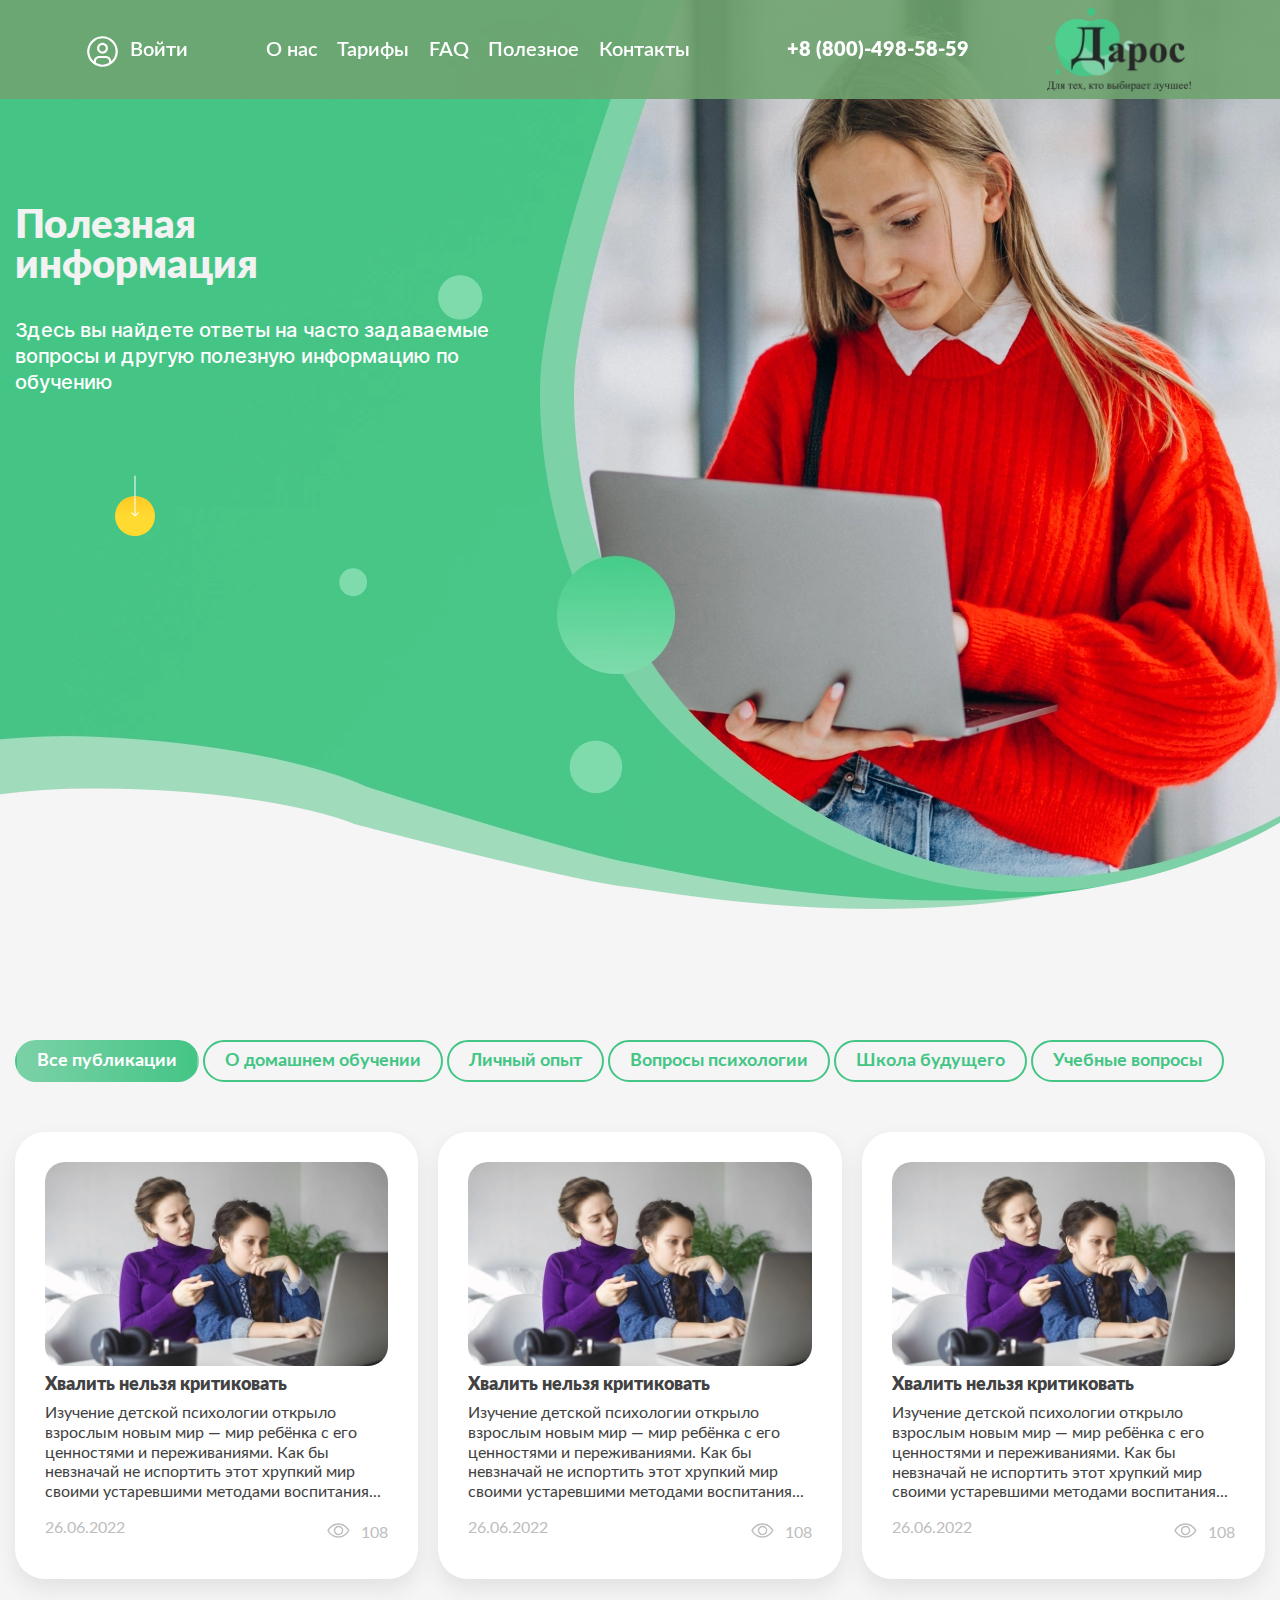
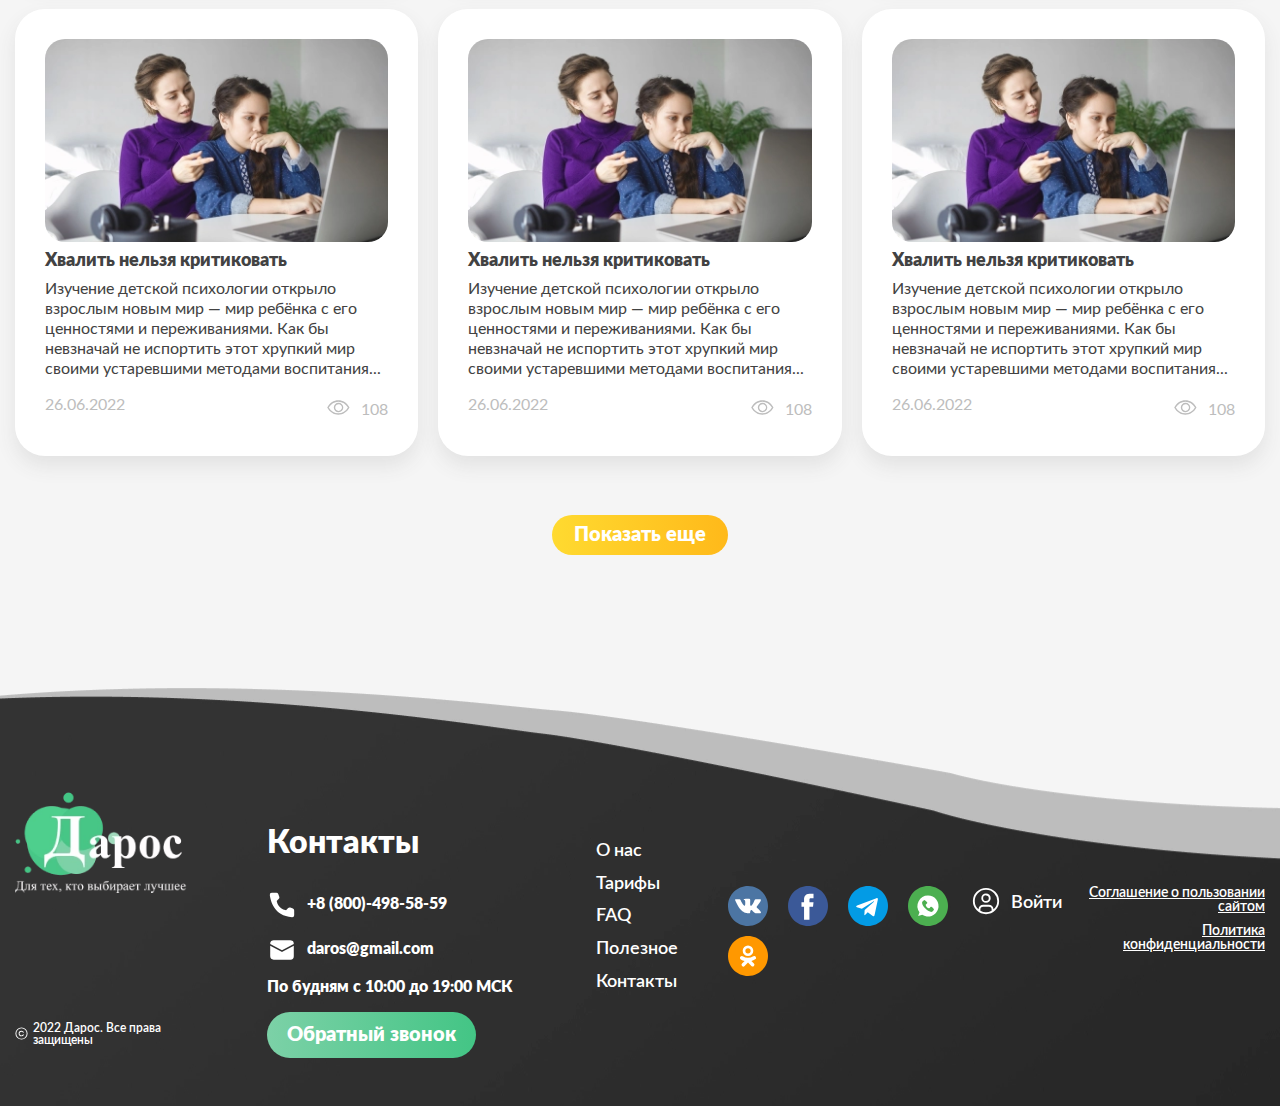
<file: archive.html>
<!doctype html><html lang="en"><head>    <meta charset="utf-8">    <meta name="viewport" content="width=device-width, initial-scale=1">    <link rel="stylesheet" href="https://unpkg.com/swiper/swiper-bundle.min.css" />    <link href="css/style.css" rel="stylesheet">    <script defer src="js/script.js"></script>    <title>Hello, world!</title></head><body>    <header class=" header">        <div class="container1">                <nav class="navbar navbar_usefull">                    <a  class="navbar-brand header-logo header-logo_mobile" href="#"><picture><source srcset="img/logo-header.webp" type="image/webp"><img src="img/logo-header.png" alt=""></picture></a>                    <input class="header-burger-input" type="checkbox" name="" id="header-burger-open">                    <label for="header-burger-open" class="navbar__burger">                        <span></span>                    </label>                    <div  class="navbar__login">                        <svg width="35" height="35" viewBox="0 0 35 35" fill="none" xmlns="http://www.w3.org/2000/svg">                            <path                                d="M17.5 8.75C16.4184 8.75 15.3611 9.07074 14.4617 9.67165C13.5624 10.2726 12.8615 11.1267 12.4475 12.126C12.0336 13.1252 11.9253 14.2248 12.1363 15.2857C12.3473 16.3465 12.8682 17.3209 13.633 18.0857C14.3978 18.8506 15.3723 19.3714 16.4331 19.5824C17.4939 19.7934 18.5935 19.6851 19.5928 19.2712C20.5921 18.8573 21.4462 18.1564 22.0471 17.257C22.648 16.3577 22.9688 15.3004 22.9688 14.2188C22.9688 12.7683 22.3926 11.3773 21.367 10.3518C20.3414 9.32617 18.9504 8.75 17.5 8.75ZM17.5 17.5C16.851 17.5 16.2166 17.3076 15.677 16.947C15.1374 16.5865 14.7169 16.074 14.4685 15.4744C14.2202 14.8749 14.1552 14.2151 14.2818 13.5786C14.4084 12.9421 14.7209 12.3574 15.1798 11.8986C15.6387 11.4397 16.2234 11.1272 16.8599 11.0005C17.4964 10.8739 18.1561 10.9389 18.7557 11.1873C19.3553 11.4356 19.8677 11.8562 20.2283 12.3958C20.5888 12.9354 20.7813 13.5698 20.7813 14.2188C20.7804 15.0887 20.4344 15.9228 19.8192 16.538C19.2041 17.1532 18.37 17.4991 17.5 17.5Z"                                fill="white" />                            <path                                d="M17.5 2.1875C14.4715 2.1875 11.511 3.08556 8.99284 4.76812C6.47471 6.45068 4.51207 8.84217 3.3531 11.6402C2.19413 14.4382 1.8909 17.517 2.48173 20.4873C3.07257 23.4577 4.53094 26.1861 6.67243 28.3276C8.81393 30.4691 11.5424 31.9274 14.5127 32.5183C17.483 33.1091 20.5619 32.8059 23.3598 31.6469C26.1578 30.4879 28.5493 28.5253 30.2319 26.0072C31.9144 23.489 32.8125 20.5285 32.8125 17.5C32.8079 13.4403 31.1931 9.54819 28.3225 6.67754C25.4518 3.8069 21.5597 2.19213 17.5 2.1875ZM10.9375 28.8498V27.3438C10.9384 26.4738 11.2844 25.6397 11.8995 25.0245C12.5147 24.4093 13.3488 24.0634 14.2188 24.0625H20.7813C21.6512 24.0634 22.4853 24.4093 23.1005 25.0245C23.7157 25.6397 24.0616 26.4738 24.0625 27.3438V28.8498C22.071 30.0127 19.8062 30.6255 17.5 30.6255C15.1938 30.6255 12.929 30.0127 10.9375 28.8498ZM26.2413 27.2628C26.2195 25.8282 25.6349 24.4595 24.6137 23.4517C23.5924 22.4439 22.2161 21.8777 20.7813 21.875H14.2188C12.784 21.8777 11.4076 22.4439 10.3864 23.4517C9.36507 24.4595 8.78055 25.8282 8.75876 27.2628C6.77531 25.4918 5.37659 23.16 4.74779 20.5764C4.119 17.9927 4.2898 15.279 5.23758 12.7945C6.18536 10.3101 7.8654 8.17214 10.0553 6.66374C12.2451 5.15535 14.8415 4.34768 17.5006 4.34768C20.1596 4.34768 22.756 5.15535 24.9459 6.66374C27.1357 8.17214 28.8158 10.3101 29.7635 12.7945C30.7113 15.279 30.8821 17.9927 30.2533 20.5764C29.6245 23.16 28.2258 25.4918 26.2423 27.2628H26.2413Z"                                fill="white" />                        </svg>                        <span>Войти</span>                    </div>                    <div class="navbar-menu_mobile navbar-menu-mobile">                        <ul  class="navbar__menu navbar-menu navbar__menu_mobile">                            <li class="navbar-menu__item"><a href="#" class="navbar-menu__link">О нас</a></li>                            <li class="navbar-menu__item"><a href="#" class="navbar-menu__link">Тарифы</a></li>                            <li class="navbar-menu__item"><a href="#" class="navbar-menu__link">FAQ</a></li>                            <li class="navbar-menu__item"><a href="archive.html" class="navbar-menu__link">Полезное</a></li>                            <li class="navbar-menu__item"><a href="#" class="navbar-menu__link">Контакты</a></li>                        </ul>                        <a href="tel:+78004985859" class="navbar-menu-mobile__phone ">                            <svg width="25" height="25" viewBox="0 0 25 25" fill="none" xmlns="http://www.w3.org/2000/svg">                                <path d="M15.8828 16.7813L17.6328 15.0313C17.8685 14.7985 18.1668 14.6392 18.4913 14.5726C18.8158 14.506 19.1527 14.5351 19.461 14.6563L21.5938 15.5078C21.9053 15.6343 22.1725 15.8502 22.3616 16.1282C22.5507 16.4063 22.6532 16.7341 22.6563 17.0703V20.9766C22.6545 21.2053 22.6064 21.4313 22.5149 21.641C22.4235 21.8507 22.2905 22.0396 22.1241 22.1966C21.9577 22.3535 21.7612 22.4751 21.5466 22.5541C21.3319 22.6331 21.1035 22.6679 20.875 22.6563C5.92972 21.7266 2.91409 9.07034 2.34378 4.22659C2.3173 3.98873 2.34149 3.74796 2.41475 3.52012C2.48801 3.29228 2.60869 3.08253 2.76883 2.90467C2.92898 2.72681 3.12496 2.58488 3.3439 2.48821C3.56284 2.39153 3.79976 2.34231 4.03909 2.34378H7.81253C8.14925 2.34478 8.47798 2.44649 8.75643 2.63584C9.03488 2.82518 9.25032 3.0935 9.37503 3.40628L10.2266 5.53909C10.3518 5.84618 10.3837 6.18335 10.3184 6.50848C10.2531 6.83361 10.0935 7.13229 9.8594 7.36722L8.1094 9.11722C8.1094 9.11722 9.11722 15.9375 15.8828 16.7813Z" fill="white"/>                                </svg>                                +8 (800)-498-58-59                        </a>                        <a href="mailto:daros@gmail.com" class="navbar-menu-mobile__mail "><svg width="21" height="17" viewBox="0 0 21 17" fill="none" xmlns="http://www.w3.org/2000/svg">                            <path d="M0.678589 5.03887L10.1911 9.98619C10.2865 10.0358 10.3925 10.0617 10.5 10.0617C10.6076 10.0617 10.7135 10.0358 10.8089 9.98619L20.3214 5.03976V13.6335C20.3215 14.3747 20.0379 15.0878 19.5289 15.6266C19.0198 16.1653 18.324 16.4889 17.5839 16.5308L17.4197 16.5353H3.58037C2.83918 16.5353 2.12606 16.2518 1.58731 15.7427C1.04856 15.2337 0.725016 14.5378 0.683053 13.7978L0.678589 13.6335V5.03887ZM3.58037 0.463867H17.4197C18.1609 0.463819 18.874 0.747397 19.4127 1.25643C19.9515 1.76546 20.275 2.46136 20.317 3.20137L20.3214 3.36565V3.52994L10.5 8.63708L0.678589 3.52994V3.36565C0.67854 2.62446 0.962119 1.91134 1.47115 1.37259C1.98019 0.833838 2.67608 0.510295 3.41609 0.468332L3.58037 0.463867H17.4197H3.58037Z" fill="white"/>                            </svg>                            daros@gmail.com</a>                        <ul class="navbar-menu-mobile__social">                            <li><a href="#" class="navbar-menu-mobile__link">                                <svg width="40" height="40" viewBox="0 0 40 40" fill="none" xmlns="http://www.w3.org/2000/svg">                                    <rect x="4" y="10" width="30" height="20" fill="white"/>                                    <path d="M20 0C8.9543 0 0 8.9543 0 20C0 31.0457 8.9543 40 20 40C31.0457 40 40 31.0457 40 20C40 8.9543 31.0457 0 20 0ZM31.7369 27.3079L28.2869 27.3552C28.2869 27.3552 27.5448 27.5026 26.5711 26.8289C25.279 25.942 24.0632 23.6395 23.1159 23.9341C22.1685 24.2288 22.1843 26.3026 22.1843 26.3026C22.1873 26.5458 22.1127 26.7837 21.9712 26.9816C21.772 27.1522 21.5264 27.2594 21.2659 27.2895H19.737C19.737 27.2895 16.3159 27.4921 13.3291 24.371C10.0448 20.9816 7.15273 14.2105 7.15273 14.2105C7.15273 14.2105 6.98242 13.8177 7.16852 13.5526C7.32938 13.3234 7.72609 13.2987 7.92641 13.2895C8.78992 13.2491 11.3843 13.2658 11.3843 13.2658C11.6013 13.2604 11.7472 13.2718 12.0159 13.3895C12.2468 13.5036 12.422 13.6736 12.5343 13.9473C12.9334 14.9412 13.3967 15.9082 13.9212 16.8421C15.4633 19.5079 16.1817 20.0895 16.7054 19.8052C17.4659 19.3895 17.2317 16.0395 17.2317 16.0395C17.2317 16.0395 17.2317 14.821 16.8475 14.2816C16.5583 13.9437 16.1504 13.7298 15.708 13.6842C15.5002 13.6552 15.8423 13.1737 16.2844 12.9579C16.9475 12.6316 18.1213 12.6316 19.5054 12.6316C20.1145 12.6086 20.7239 12.6706 21.3159 12.8158C22.5896 13.1237 22.158 14.3079 22.158 17.1552C22.158 18.0658 21.9923 19.35 22.6502 19.7868C22.9344 19.9684 23.6238 19.8131 25.3554 16.8763C25.9078 15.9044 26.3872 14.8929 26.7896 13.8499C26.8671 13.6841 26.9847 13.5404 27.1317 13.4315C27.2872 13.3541 27.462 13.3239 27.6344 13.3446L31.5186 13.3183C31.5186 13.3183 32.6844 13.1788 32.8738 13.7077C33.0633 14.2367 32.437 15.5498 30.8502 17.6551C28.2449 21.1287 27.9554 20.813 30.1186 22.8103C32.1844 24.7287 32.6134 25.663 32.6844 25.7787C33.5421 27.1948 31.7369 27.3079 31.7369 27.3079Z" fill="#4C75A3"/>                                    </svg>                                                                </a></li>                            <li><a href="#" class="navbar-menu-mobile__link">                                <svg width="40" height="40" viewBox="0 0 40 40" fill="none" xmlns="http://www.w3.org/2000/svg">                                    <path d="M20 40C31.0457 40 40 31.0457 40 20C40 8.95431 31.0457 0 20 0C8.95431 0 0 8.95431 0 20C0 31.0457 8.95431 40 20 40Z" fill="#3B5998"/>                                    <path d="M25.0279 20.7828H21.4591V33.857H16.0522V20.7828H13.4806V16.188H16.0522V13.2146C16.0522 11.0883 17.0622 7.75879 21.5073 7.75879L25.5124 7.77555V12.2356H22.6064C22.1297 12.2356 21.4595 12.4738 21.4595 13.488V16.1922H25.5003L25.0279 20.7828Z" fill="white"/>                                    </svg>                                                                </a></li>                            <li><a href="#" class="navbar-menu-mobile__link">                                <svg width="40" height="40" viewBox="0 0 40 40" fill="none" xmlns="http://www.w3.org/2000/svg">                                    <path d="M20 40C31.0457 40 40 31.0457 40 20C40 8.9543 31.0457 0 20 0C8.9543 0 0 8.9543 0 20C0 31.0457 8.9543 40 20 40Z" fill="#039BE5"/>                                    <path d="M9.15119 19.567L28.4345 12.132C29.3295 11.8087 30.1112 12.3503 29.8212 13.7037L29.8229 13.702L26.5395 29.1703C26.2962 30.267 25.6445 30.5337 24.7329 30.017L19.7329 26.332L17.3212 28.6553C17.0545 28.922 16.8295 29.147 16.3129 29.147L16.6679 24.0587L25.9345 15.687C26.3379 15.332 25.8445 15.132 25.3129 15.4853L13.8612 22.6953L8.92452 21.1553C7.85286 20.8153 7.82952 20.0837 9.15119 19.567Z" fill="white"/>                                    </svg>                                                                                                    </a></li>                            <li><a href="#" class="navbar-menu-mobile__link">                                <svg width="40" height="40" viewBox="0 0 40 40" fill="none" xmlns="http://www.w3.org/2000/svg">                                    <path d="M20 40C31.0457 40 40 31.0457 40 20C40 8.95431 31.0457 0 20 0C8.95431 0 0 8.95431 0 20C0 31.0457 8.95431 40 20 40Z" fill="#4CAF50"/>                                    <path d="M19.9998 9.47363C18.0605 9.47437 16.1592 10.0108 14.5055 11.0238C12.8518 12.0367 11.5101 13.4868 10.6284 15.214C9.7467 16.9412 9.35926 18.8784 9.50884 20.8119C9.65843 22.7454 10.3392 24.6 11.4761 26.171L10.1603 30.0815L14.2103 28.7868C15.5804 29.6906 17.1429 30.2614 18.7729 30.4537C20.403 30.6461 22.0554 30.4546 23.5982 29.8945C25.1411 29.3344 26.5316 28.4213 27.6586 27.2282C28.7857 26.035 29.6181 24.5947 30.0894 23.0225C30.5607 21.4503 30.6579 19.7897 30.373 18.1732C30.0882 16.5568 29.4293 15.0293 28.449 13.7129C27.4686 12.3965 26.1941 11.3276 24.727 10.5915C23.26 9.85541 21.6411 9.4726 19.9998 9.47363ZM25.5945 24.3605L24.4735 25.4815C23.2945 26.6605 20.1682 25.3631 17.3972 22.5868C14.6261 19.8105 13.384 16.6921 14.5051 15.5263L15.6261 14.4052C15.8432 14.2057 16.1273 14.0949 16.4222 14.0949C16.717 14.0949 17.0011 14.2057 17.2182 14.4052L18.8708 16.0526C19.0056 16.1836 19.1045 16.347 19.1579 16.5272C19.2114 16.7074 19.2177 16.8983 19.1763 17.0816C19.1348 17.2649 19.0469 17.4345 18.9211 17.5741C18.7953 17.7137 18.6357 17.8187 18.4577 17.8789C18.1951 17.9628 17.9749 18.1448 17.843 18.3869C17.7112 18.6291 17.6778 18.9127 17.7498 19.1789C18.0445 20.4157 19.6366 21.95 20.8182 22.2447C21.0829 22.3002 21.3588 22.2584 21.5952 22.127C21.8316 21.9955 22.0126 21.7831 22.1051 21.5289C22.1646 21.3483 22.27 21.1862 22.4109 21.0585C22.5518 20.9307 22.7234 20.8417 22.909 20.8001C23.0946 20.7585 23.2877 20.7657 23.4697 20.821C23.6517 20.8763 23.8162 20.9779 23.9472 21.1157L25.5972 22.7684C25.7963 22.9858 25.9066 23.2701 25.9061 23.5649C25.9056 23.8598 25.7944 24.1437 25.5945 24.3605Z" fill="white"/>                                    </svg>                                                                </a></li>                            <li><a href="#" class="navbar-menu-mobile__link"><svg width="40" height="40" viewBox="0 0 40 40" fill="none" xmlns="http://www.w3.org/2000/svg">                                <path d="M20 40C31.0457 40 40 31.0457 40 20C40 8.95431 31.0457 0 20 0C8.95431 0 0 8.95431 0 20C0 31.0457 8.95431 40 20 40Z" fill="#FF9800"/>                                <path d="M19.9998 9.47363C18.9495 9.47363 17.9227 9.78509 17.0494 10.3686C16.1761 10.9521 15.4955 11.7815 15.0935 12.7519C14.6916 13.7223 14.5864 14.79 14.7913 15.8202C14.9962 16.8503 15.502 17.7966 16.2447 18.5392C16.9874 19.2819 17.9336 19.7877 18.9638 19.9926C19.9939 20.1975 21.0617 20.0924 22.032 19.6904C23.0024 19.2885 23.8318 18.6078 24.4153 17.7345C24.9988 16.8612 25.3103 15.8345 25.3103 14.7841C25.3106 14.0867 25.1735 13.3959 24.9068 12.7515C24.64 12.107 24.2488 11.5215 23.7557 11.0283C23.2625 10.5351 22.6769 10.1439 22.0324 9.87717C21.388 9.61041 20.6973 9.47329 19.9998 9.47363ZM19.9998 17.4315C19.4762 17.4315 18.9643 17.2762 18.529 16.9853C18.0936 16.6945 17.7543 16.281 17.5539 15.7972C17.3536 15.3135 17.3011 14.7812 17.4033 14.2677C17.5054 13.7541 17.7576 13.2824 18.1278 12.9122C18.4981 12.5419 18.9698 12.2898 19.4833 12.1877C19.9968 12.0855 20.5291 12.1379 21.0129 12.3383C21.4966 12.5387 21.9101 12.878 22.201 13.3134C22.4919 13.7487 22.6471 14.2605 22.6471 14.7841C22.6475 15.1319 22.5793 15.4763 22.4463 15.7977C22.3134 16.119 22.1184 16.411 21.8725 16.6569C21.6266 16.9028 21.3346 17.0978 21.0133 17.2307C20.6919 17.3636 20.3475 17.4319 19.9998 17.4315Z" fill="white"/>                                <path d="M27.8265 20.9078C27.7109 20.7013 27.5557 20.5197 27.3698 20.3733C27.1839 20.2268 26.971 20.1185 26.7432 20.0545C26.5154 19.9904 26.2772 19.9719 26.0422 20C25.8073 20.0282 25.5802 20.1023 25.3739 20.2183C21.7581 22.2446 18.2423 22.2446 14.6265 20.2183C14.4192 20.1025 14.1911 20.0287 13.9552 20.0011C13.7193 19.9735 13.4803 19.9926 13.2519 20.0574C13.0234 20.1221 12.8099 20.2313 12.6236 20.3785C12.4373 20.5258 12.2818 20.7083 12.166 20.9157C12.0503 21.123 11.9765 21.3511 11.9488 21.587C11.9212 21.8229 11.9404 22.0619 12.0051 22.2904C12.1359 22.7518 12.4446 23.1424 12.8634 23.3762C14.0496 24.0494 15.3168 24.5685 16.6344 24.9209L14.0765 27.4788C13.7405 27.8149 13.5518 28.2707 13.5518 28.7459C13.5518 29.2212 13.7405 29.677 14.0765 30.013C14.4126 30.3491 14.8684 30.5378 15.3437 30.5378C15.8189 30.5378 16.2747 30.3491 16.6108 30.013L20.0002 26.6104L23.3897 29.9999C23.7258 30.3359 24.1816 30.5247 24.6568 30.5247C25.1321 30.5247 25.5878 30.3359 25.9239 29.9999C26.2599 29.6638 26.4487 29.208 26.4487 28.7328C26.4487 28.2575 26.2599 27.8017 25.9239 27.4657L23.366 24.9078C24.6836 24.5553 25.9509 24.0362 27.1371 23.363C27.3439 23.2474 27.5258 23.0921 27.6725 22.906C27.8191 22.7199 27.9276 22.5067 27.9916 22.2786C28.0557 22.0504 28.0741 21.8119 28.0457 21.5767C28.0174 21.3415 27.9429 21.1141 27.8265 20.9078Z" fill="white"/>                                </svg>                                </a></li>                        </ul>                    </div>                    <ul  class="navbar__menu navbar-menu">                        <li class="navbar-menu__item"><a href="#" class="navbar-menu__link">О нас</a></li>                        <li class="navbar-menu__item"><a href="#" class="navbar-menu__link">Тарифы</a></li>                        <li class="navbar-menu__item"><a href="#" class="navbar-menu__link">FAQ</a></li>                        <li class="navbar-menu__item"><a href="archive.html" class="navbar-menu__link">Полезное</a></li>                        <li class="navbar-menu__item"><a href="#" class="navbar-menu__link">Контакты</a></li>                    </ul>                    <div class="navbar__phone">                        <a href="tel:+78004985859">+8 (800)-498-58-59</a>                    </div>                    <a  class="navbar-brand header-logo" href="#"><picture><source srcset="img/logo-header.webp" type="image/webp"><img src="img/logo-header.png" alt=""></picture></a>                    <div  class="navbar__login navbar__login_mobile">                        <svg width="35" height="35" viewBox="0 0 35 35" fill="none" xmlns="http://www.w3.org/2000/svg">                            <path                                d="M17.5 8.75C16.4184 8.75 15.3611 9.07074 14.4617 9.67165C13.5624 10.2726 12.8615 11.1267 12.4475 12.126C12.0336 13.1252 11.9253 14.2248 12.1363 15.2857C12.3473 16.3465 12.8682 17.3209 13.633 18.0857C14.3978 18.8506 15.3723 19.3714 16.4331 19.5824C17.4939 19.7934 18.5935 19.6851 19.5928 19.2712C20.5921 18.8573 21.4462 18.1564 22.0471 17.257C22.648 16.3577 22.9688 15.3004 22.9688 14.2188C22.9688 12.7683 22.3926 11.3773 21.367 10.3518C20.3414 9.32617 18.9504 8.75 17.5 8.75ZM17.5 17.5C16.851 17.5 16.2166 17.3076 15.677 16.947C15.1374 16.5865 14.7169 16.074 14.4685 15.4744C14.2202 14.8749 14.1552 14.2151 14.2818 13.5786C14.4084 12.9421 14.7209 12.3574 15.1798 11.8986C15.6387 11.4397 16.2234 11.1272 16.8599 11.0005C17.4964 10.8739 18.1561 10.9389 18.7557 11.1873C19.3553 11.4356 19.8677 11.8562 20.2283 12.3958C20.5888 12.9354 20.7813 13.5698 20.7813 14.2188C20.7804 15.0887 20.4344 15.9228 19.8192 16.538C19.2041 17.1532 18.37 17.4991 17.5 17.5Z"                                fill="white" />                            <path                                d="M17.5 2.1875C14.4715 2.1875 11.511 3.08556 8.99284 4.76812C6.47471 6.45068 4.51207 8.84217 3.3531 11.6402C2.19413 14.4382 1.8909 17.517 2.48173 20.4873C3.07257 23.4577 4.53094 26.1861 6.67243 28.3276C8.81393 30.4691 11.5424 31.9274 14.5127 32.5183C17.483 33.1091 20.5619 32.8059 23.3598 31.6469C26.1578 30.4879 28.5493 28.5253 30.2319 26.0072C31.9144 23.489 32.8125 20.5285 32.8125 17.5C32.8079 13.4403 31.1931 9.54819 28.3225 6.67754C25.4518 3.8069 21.5597 2.19213 17.5 2.1875ZM10.9375 28.8498V27.3438C10.9384 26.4738 11.2844 25.6397 11.8995 25.0245C12.5147 24.4093 13.3488 24.0634 14.2188 24.0625H20.7813C21.6512 24.0634 22.4853 24.4093 23.1005 25.0245C23.7157 25.6397 24.0616 26.4738 24.0625 27.3438V28.8498C22.071 30.0127 19.8062 30.6255 17.5 30.6255C15.1938 30.6255 12.929 30.0127 10.9375 28.8498ZM26.2413 27.2628C26.2195 25.8282 25.6349 24.4595 24.6137 23.4517C23.5924 22.4439 22.2161 21.8777 20.7813 21.875H14.2188C12.784 21.8777 11.4076 22.4439 10.3864 23.4517C9.36507 24.4595 8.78055 25.8282 8.75876 27.2628C6.77531 25.4918 5.37659 23.16 4.74779 20.5764C4.119 17.9927 4.2898 15.279 5.23758 12.7945C6.18536 10.3101 7.8654 8.17214 10.0553 6.66374C12.2451 5.15535 14.8415 4.34768 17.5006 4.34768C20.1596 4.34768 22.756 5.15535 24.9459 6.66374C27.1357 8.17214 28.8158 10.3101 29.7635 12.7945C30.7113 15.279 30.8821 17.9927 30.2533 20.5764C29.6245 23.16 28.2258 25.4918 26.2423 27.2628H26.2413Z"                                fill="white" />                        </svg>                        <span>Войти</span>                    </div>            </nav>        </div>    </header>    <section  class="block-1 block-1_usefull">        <div class="wrapper">            <div class="block-1-inner">                <div class="block-1-title _anim-item">Полезная</br> информация                </div>                <p>Здесь вы найдете ответы на часто задаваемые вопросы и другую полезную информацию по обучению</p>                <a class="arrow-btn _anim-item" href="#archive-main"></a>            </div>        </div>    </section>    <section id="archive-main" class="block-archive">        <div class="wrapper">            <div class="block-archive-inner">                <!-- <div class="tab"> -->                    <input checked class="tablink-radio" id="tablink-radio-1" type="radio" name="tab-radio">                    <label for="tablink-radio-1" class="tablinks"  id="defaultOpen">Все публикации</label>                    <input class="tablink-radio" id="tablink-radio-2" type="radio" name="tab-radio">                    <label for="tablink-radio-2" class="tablinks" >О домашнем обучении</label>                    <input class="tablink-radio" id="tablink-radio-3" type="radio" name="tab-radio">                    <label for="tablink-radio-3" class="tablinks" >Личный опыт</label>                    <input class="tablink-radio" id="tablink-radio-4" type="radio" name="tab-radio">                    <label for="tablink-radio-4" class="tablinks" >Вопросы психологии</label>                    <input class="tablink-radio" id="tablink-radio-5" type="radio" name="tab-radio">                    <label for="tablink-radio-5" class="tablinks" >Школа будущего</label>                    <input class="tablink-radio" id="tablink-radio-6" type="radio" name="tab-radio">                    <label for="tablink-radio-6" class="tablinks" >Учебные вопросы</label>                <!-- </div> -->                  <div id="All" class="tabcontent">                    <div class="single-item ">                        <a href="single.html">                            <div class="miniature"><picture><source srcset="img/serious-teenage-girl-doing-homework-making-research-looking-information-online-internet-using-laptop-pc-while-mother-helping-her1.webp" type="image/webp"><img src="img/serious-teenage-girl-doing-homework-making-research-looking-information-online-internet-using-laptop-pc-while-mother-helping-her1.png" alt=""></picture></div>                            <div class="single-title">Хвалить нельзя критиковать</div>                            <div class="single-text">Изучение детской психологии открыло взрослым новым мир — мир ребёнка с его ценностями и переживаниями. Как бы невзначай не испортить этот хрупкий мир своими устаревшими методами воспитания...</div>                            <div class="single-footer">                                <div class="single-date">26.06.2022</div>                                <div class="single-vis">108</div>                            </div>                        </a>                    </div>                    <div class="single-item ">                        <a href="single.html">                            <div class="miniature"><picture><source srcset="img/serious-teenage-girl-doing-homework-making-research-looking-information-online-internet-using-laptop-pc-while-mother-helping-her1.webp" type="image/webp"><img src="img/serious-teenage-girl-doing-homework-making-research-looking-information-online-internet-using-laptop-pc-while-mother-helping-her1.png" alt=""></picture></div>                            <div class="single-title">Хвалить нельзя критиковать</div>                            <div class="single-text">Изучение детской психологии открыло взрослым новым мир — мир ребёнка с его ценностями и переживаниями. Как бы невзначай не испортить этот хрупкий мир своими устаревшими методами воспитания...</div>                            <div class="single-footer">                                <div class="single-date">26.06.2022</div>                                <div class="single-vis">108</div>                            </div>                        </a>                    </div>                    <div class="single-item ">                        <a href="single.html">                            <div class="miniature"><picture><source srcset="img/serious-teenage-girl-doing-homework-making-research-looking-information-online-internet-using-laptop-pc-while-mother-helping-her1.webp" type="image/webp"><img src="img/serious-teenage-girl-doing-homework-making-research-looking-information-online-internet-using-laptop-pc-while-mother-helping-her1.png" alt=""></picture></div>                            <div class="single-title">Хвалить нельзя критиковать</div>                            <div class="single-text">Изучение детской психологии открыло взрослым новым мир — мир ребёнка с его ценностями и переживаниями. Как бы невзначай не испортить этот хрупкий мир своими устаревшими методами воспитания...</div>                            <div class="single-footer">                                <div class="single-date">26.06.2022</div>                                <div class="single-vis">108</div>                            </div>                        </a>                    </div>                    <div class="single-item ">                        <a href="single.html">                            <div class="miniature"><picture><source srcset="img/serious-teenage-girl-doing-homework-making-research-looking-information-online-internet-using-laptop-pc-while-mother-helping-her1.webp" type="image/webp"><img src="img/serious-teenage-girl-doing-homework-making-research-looking-information-online-internet-using-laptop-pc-while-mother-helping-her1.png" alt=""></picture></div>                            <div class="single-title">Хвалить нельзя критиковать</div>                            <div class="single-text">Изучение детской психологии открыло взрослым новым мир — мир ребёнка с его ценностями и переживаниями. Как бы невзначай не испортить этот хрупкий мир своими устаревшими методами воспитания...</div>                            <div class="single-footer">                                <div class="single-date">26.06.2022</div>                                <div class="single-vis">108</div>                            </div>                        </a>                    </div>                    <div class="single-item ">                        <a href="single.html">                            <div class="miniature"><picture><source srcset="img/serious-teenage-girl-doing-homework-making-research-looking-information-online-internet-using-laptop-pc-while-mother-helping-her1.webp" type="image/webp"><img src="img/serious-teenage-girl-doing-homework-making-research-looking-information-online-internet-using-laptop-pc-while-mother-helping-her1.png" alt=""></picture></div>                            <div class="single-title">Хвалить нельзя критиковать</div>                            <div class="single-text">Изучение детской психологии открыло взрослым новым мир — мир ребёнка с его ценностями и переживаниями. Как бы невзначай не испортить этот хрупкий мир своими устаревшими методами воспитания...</div>                            <div class="single-footer">                                <div class="single-date">26.06.2022</div>                                <div class="single-vis">108</div>                            </div>                        </a>                    </div>                    <div class="single-item ">                        <a href="single.html">                            <div class="miniature"><picture><source srcset="img/serious-teenage-girl-doing-homework-making-research-looking-information-online-internet-using-laptop-pc-while-mother-helping-her1.webp" type="image/webp"><img src="img/serious-teenage-girl-doing-homework-making-research-looking-information-online-internet-using-laptop-pc-while-mother-helping-her1.png" alt=""></picture></div>                            <div class="single-title">Хвалить нельзя критиковать</div>                            <div class="single-text">Изучение детской психологии открыло взрослым новым мир — мир ребёнка с его ценностями и переживаниями. Как бы невзначай не испортить этот хрупкий мир своими устаревшими методами воспитания...</div>                            <div class="single-footer">                                <div class="single-date">26.06.2022</div>                                <div class="single-vis">108</div>                            </div>                        </a>                    </div>                </div>                <div id="Tab1" class="tabcontent">                    <div class="single-item ">                        <a href="single.html">                            <div class="miniature"><picture><source srcset="img/serious-teenage-girl-doing-homework-making-research-looking-information-online-internet-using-laptop-pc-while-mother-helping-her1.webp" type="image/webp"><img src="img/serious-teenage-girl-doing-homework-making-research-looking-information-online-internet-using-laptop-pc-while-mother-helping-her1.png" alt=""></picture></div>                            <div class="single-title">Хвалить нельзя критиковать</div>                            <div class="single-text">Изучение детской психологии открыло взрослым новым мир — мир ребёнка с его ценностями и переживаниями. Как бы невзначай не испортить этот хрупкий мир своими устаревшими методами воспитания...</div>                            <div class="single-footer">                                <div class="single-date">26.06.2022</div>                                <div class="single-vis">108</div>                            </div>                        </a>                    </div>                    <div class="single-item ">                        <a href="single.html">                            <div class="miniature"><picture><source srcset="img/serious-teenage-girl-doing-homework-making-research-looking-information-online-internet-using-laptop-pc-while-mother-helping-her1.webp" type="image/webp"><img src="img/serious-teenage-girl-doing-homework-making-research-looking-information-online-internet-using-laptop-pc-while-mother-helping-her1.png" alt=""></picture></div>                            <div class="single-title">Хвалить нельзя критиковать</div>                            <div class="single-text">Изучение детской психологии открыло взрослым новым мир — мир ребёнка с его ценностями и переживаниями. Как бы невзначай не испортить этот хрупкий мир своими устаревшими методами воспитания...</div>                            <div class="single-footer">                                <div class="single-date">26.06.2022</div>                                <div class="single-vis">108</div>                            </div>                        </a>                    </div>                    <div class="single-item ">                        <a href="single.html">                            <div class="miniature"><picture><source srcset="img/serious-teenage-girl-doing-homework-making-research-looking-information-online-internet-using-laptop-pc-while-mother-helping-her1.webp" type="image/webp"><img src="img/serious-teenage-girl-doing-homework-making-research-looking-information-online-internet-using-laptop-pc-while-mother-helping-her1.png" alt=""></picture></div>                            <div class="single-title">Хвалить нельзя критиковать</div>                            <div class="single-text">Изучение детской психологии открыло взрослым новым мир — мир ребёнка с его ценностями и переживаниями. Как бы невзначай не испортить этот хрупкий мир своими устаревшими методами воспитания...</div>                            <div class="single-footer">                                <div class="single-date">26.06.2022</div>                                <div class="single-vis">108</div>                            </div>                        </a>                    </div>                    <div class="single-item ">                        <a href="single.html">                            <div class="miniature"><picture><source srcset="img/serious-teenage-girl-doing-homework-making-research-looking-information-online-internet-using-laptop-pc-while-mother-helping-her1.webp" type="image/webp"><img src="img/serious-teenage-girl-doing-homework-making-research-looking-information-online-internet-using-laptop-pc-while-mother-helping-her1.png" alt=""></picture></div>                            <div class="single-title">Хвалить нельзя критиковать</div>                            <div class="single-text">Изучение детской психологии открыло взрослым новым мир — мир ребёнка с его ценностями и переживаниями. Как бы невзначай не испортить этот хрупкий мир своими устаревшими методами воспитания...</div>                            <div class="single-footer">                                <div class="single-date">26.06.2022</div>                                <div class="single-vis">108</div>                            </div>                        </a>                    </div>                </div>                <div id="Tab2" class="tabcontent">                    <div class="single-item ">                        <a href="single.html">                            <div class="miniature"><picture><source srcset="img/serious-teenage-girl-doing-homework-making-research-looking-information-online-internet-using-laptop-pc-while-mother-helping-her1.webp" type="image/webp"><img src="img/serious-teenage-girl-doing-homework-making-research-looking-information-online-internet-using-laptop-pc-while-mother-helping-her1.png" alt=""></picture></div>                            <div class="single-title">Хвалить нельзя критиковать</div>                            <div class="single-text">Изучение детской психологии открыло взрослым новым мир — мир ребёнка с его ценностями и переживаниями. Как бы невзначай не испортить этот хрупкий мир своими устаревшими методами воспитания...</div>                            <div class="single-footer">                                <div class="single-date">26.06.2022</div>                                <div class="single-vis">108</div>                            </div>                        </a>                    </div>                    <div class="single-item ">                        <a href="single.html">                            <div class="miniature"><picture><source srcset="img/serious-teenage-girl-doing-homework-making-research-looking-information-online-internet-using-laptop-pc-while-mother-helping-her1.webp" type="image/webp"><img src="img/serious-teenage-girl-doing-homework-making-research-looking-information-online-internet-using-laptop-pc-while-mother-helping-her1.png" alt=""></picture></div>                            <div class="single-title">Хвалить нельзя критиковать</div>                            <div class="single-text">Изучение детской психологии открыло взрослым новым мир — мир ребёнка с его ценностями и переживаниями. Как бы невзначай не испортить этот хрупкий мир своими устаревшими методами воспитания...</div>                            <div class="single-footer">                                <div class="single-date">26.06.2022</div>                                <div class="single-vis">108</div>                            </div>                        </a>                    </div>                    <div class="single-item ">                        <a href="single.html">                            <div class="miniature"><picture><source srcset="img/serious-teenage-girl-doing-homework-making-research-looking-information-online-internet-using-laptop-pc-while-mother-helping-her1.webp" type="image/webp"><img src="img/serious-teenage-girl-doing-homework-making-research-looking-information-online-internet-using-laptop-pc-while-mother-helping-her1.png" alt=""></picture></div>                            <div class="single-title">Хвалить нельзя критиковать</div>                            <div class="single-text">Изучение детской психологии открыло взрослым новым мир — мир ребёнка с его ценностями и переживаниями. Как бы невзначай не испортить этот хрупкий мир своими устаревшими методами воспитания...</div>                            <div class="single-footer">                                <div class="single-date">26.06.2022</div>                                <div class="single-vis">108</div>                            </div>                        </a>                    </div>                </div>                <div id="Tab3" class="tabcontent">                    <div class="single-item ">                        <a href="single.html">                            <div class="miniature"><picture><source srcset="img/serious-teenage-girl-doing-homework-making-research-looking-information-online-internet-using-laptop-pc-while-mother-helping-her1.webp" type="image/webp"><img src="img/serious-teenage-girl-doing-homework-making-research-looking-information-online-internet-using-laptop-pc-while-mother-helping-her1.png" alt=""></picture></div>                            <div class="single-title">Хвалить нельзя критиковать</div>                            <div class="single-text">Изучение детской психологии открыло взрослым новым мир — мир ребёнка с его ценностями и переживаниями. Как бы невзначай не испортить этот хрупкий мир своими устаревшими методами воспитания...</div>                            <div class="single-footer">                                <div class="single-date">26.06.2022</div>                                <div class="single-vis">108</div>                            </div>                        </a>                    </div>                    <div class="single-item ">                        <a href="single.html">                            <div class="miniature"><picture><source srcset="img/serious-teenage-girl-doing-homework-making-research-looking-information-online-internet-using-laptop-pc-while-mother-helping-her1.webp" type="image/webp"><img src="img/serious-teenage-girl-doing-homework-making-research-looking-information-online-internet-using-laptop-pc-while-mother-helping-her1.png" alt=""></picture></div>                            <div class="single-title">Хвалить нельзя критиковать</div>                            <div class="single-text">Изучение детской психологии открыло взрослым новым мир — мир ребёнка с его ценностями и переживаниями. Как бы невзначай не испортить этот хрупкий мир своими устаревшими методами воспитания...</div>                            <div class="single-footer">                                <div class="single-date">26.06.2022</div>                                <div class="single-vis">108</div>                            </div>                        </a>                    </div>                    <div class="single-item ">                        <a href="single.html">                            <div class="miniature"><picture><source srcset="img/serious-teenage-girl-doing-homework-making-research-looking-information-online-internet-using-laptop-pc-while-mother-helping-her1.webp" type="image/webp"><img src="img/serious-teenage-girl-doing-homework-making-research-looking-information-online-internet-using-laptop-pc-while-mother-helping-her1.png" alt=""></picture></div>                            <div class="single-title">Хвалить нельзя критиковать</div>                            <div class="single-text">Изучение детской психологии открыло взрослым новым мир — мир ребёнка с его ценностями и переживаниями. Как бы невзначай не испортить этот хрупкий мир своими устаревшими методами воспитания...</div>                            <div class="single-footer">                                <div class="single-date">26.06.2022</div>                                <div class="single-vis">108</div>                            </div>                        </a>                    </div>                    <div class="single-item ">                        <a href="single.html">                            <div class="miniature"><picture><source srcset="img/serious-teenage-girl-doing-homework-making-research-looking-information-online-internet-using-laptop-pc-while-mother-helping-her1.webp" type="image/webp"><img src="img/serious-teenage-girl-doing-homework-making-research-looking-information-online-internet-using-laptop-pc-while-mother-helping-her1.png" alt=""></picture></div>                            <div class="single-title">Хвалить нельзя критиковать</div>                            <div class="single-text">Изучение детской психологии открыло взрослым новым мир — мир ребёнка с его ценностями и переживаниями. Как бы невзначай не испортить этот хрупкий мир своими устаревшими методами воспитания...</div>                            <div class="single-footer">                                <div class="single-date">26.06.2022</div>                                <div class="single-vis">108</div>                            </div>                        </a>                    </div>                </div>                <div id="Tab4" class="tabcontent">                    <div class="single-item ">                        <a href="single.html">                            <div class="miniature"><picture><source srcset="img/serious-teenage-girl-doing-homework-making-research-looking-information-online-internet-using-laptop-pc-while-mother-helping-her1.webp" type="image/webp"><img src="img/serious-teenage-girl-doing-homework-making-research-looking-information-online-internet-using-laptop-pc-while-mother-helping-her1.png" alt=""></picture></div>                            <div class="single-title">Хвалить нельзя критиковать</div>                            <div class="single-text">Изучение детской психологии открыло взрослым новым мир — мир ребёнка с его ценностями и переживаниями. Как бы невзначай не испортить этот хрупкий мир своими устаревшими методами воспитания...</div>                            <div class="single-footer">                                <div class="single-date">26.06.2022</div>                                <div class="single-vis">108</div>                            </div>                        </a>                    </div>                    <div class="single-item ">                        <a href="single.html">                            <div class="miniature"><picture><source srcset="img/serious-teenage-girl-doing-homework-making-research-looking-information-online-internet-using-laptop-pc-while-mother-helping-her1.webp" type="image/webp"><img src="img/serious-teenage-girl-doing-homework-making-research-looking-information-online-internet-using-laptop-pc-while-mother-helping-her1.png" alt=""></picture></div>                            <div class="single-title">Хвалить нельзя критиковать</div>                            <div class="single-text">Изучение детской психологии открыло взрослым новым мир — мир ребёнка с его ценностями и переживаниями. Как бы невзначай не испортить этот хрупкий мир своими устаревшими методами воспитания...</div>                            <div class="single-footer">                                <div class="single-date">26.06.2022</div>                                <div class="single-vis">108</div>                            </div>                        </a>                    </div>                </div>                <div id="Tab5" class="tabcontent">                    <div class="single-item ">                        <a href="single.html">                            <div class="miniature"><picture><source srcset="img/serious-teenage-girl-doing-homework-making-research-looking-information-online-internet-using-laptop-pc-while-mother-helping-her1.webp" type="image/webp"><img src="img/serious-teenage-girl-doing-homework-making-research-looking-information-online-internet-using-laptop-pc-while-mother-helping-her1.png" alt=""></picture></div>                            <div class="single-title">Хвалить нельзя критиковать</div>                            <div class="single-text">Изучение детской психологии открыло взрослым новым мир — мир ребёнка с его ценностями и переживаниями. Как бы невзначай не испортить этот хрупкий мир своими устаревшими методами воспитания...</div>                            <div class="single-footer">                                <div class="single-date">26.06.2022</div>                                <div class="single-vis">108</div>                            </div>                        </a>                    </div>                </div>                <a href="#" class="yellow-btn">Показать еще</a>            </div>        </div>    </section>    <!-- <script src="js/tabs.js"></script> -->    <footer class="footer" id="footer">        <div class="footer-inner">            <div class="wrapper">                <div class="footer-inner-main">                    <div class="footer-block-1">                        <div class="logo-footer"><picture><source srcset="img/logo-footer.webp" type="image/webp"><img src="img/logo-footer.png" alt=""></picture></div>                        <div  class="footer-copyright"><span class="copyright-icon"></span>2022 Дарос. Все права защищены</div>                    </div>                    <div class="footer-block-2">                        <h1>Контакты</h1>                        <div class="f-phone"><span class="phone"></span>+8 (800)-498-58-59</div>                        <div class="f-email"><span class="email"></span>daros@gmail.com</div>                        <div class="raspisanie">По будням с 10:00 до 19:00 МСК</div>                        <div class="contact-btn"><a class="green-btn" href="#">Обратный звонок</a></div>                    </div>                    <div class="footer-block-3">						<nav class="footer-menu">                            <a href="#" class="footer-menu__link">О нас</a>                            <a href="#" class="footer-menu__link">Тарифы</a>                            <a href="#" class="footer-menu__link">FAQ</a>                            <a href="#" class="footer-menu__link">Полезное</a>                            <a href="#" class="footer-menu__link">Контакты</a>                        </nav>                        <div  class="footer-login footer-login_mobile">                            <span class="login-footer-icon"></span><a href="#">Войти</a>                        </div>                    </div>                    <div class="footer-block-4">                        <div class="footer-block-4-line-1">                            <div class="footer-block-4-social">                                <a href="#"><picture><source srcset="img/socials/vkontakte.svg" type="image/webp"><img src="img/socials/vkontakte.svg" alt=""></picture></a>                                <a href="#"><picture><source srcset="img/socials/facebook.svg" type="image/webp"><img src="img/socials/facebook.svg" alt=""></picture></a>                                <a href="#"><picture><source srcset="img/socials/telegram%20(1).svg" type="image/webp"><img src="img/socials/telegram%20(1).svg" alt=""></picture></a>                                <a href="#"><picture><source srcset="img/socials/whatsapp.svg" type="image/webp"><img src="img/socials/whatsapp.svg" alt=""></picture></a>                                <a href="#"><picture><source srcset="img/socials/odnoklassniki.svg" type="image/webp"><img src="img/socials/odnoklassniki.svg" alt=""></picture></a>                            </div>                            <div  class="footer-login">                                <span class="login-footer-icon"></span><a href="#">Войти</a>                            </div>                        </div>                        <div class="footer-block-4-line-2">                            <a href="#">Соглашение о пользовании сайтом</a>                            <a href="#">Политика конфиденциальности</a>                        </div>                    </div>                    <div  class="footer-copyright footer-copyright_mobile"><span class="copyright-icon"></span>2022 Дарос. Все права защищены</div>                </div>            </div>        </div>    </footer><script src="https://cdn.jsdelivr.net/npm/@popperjs/core@2.9.2/dist/umd/popper.min.js" integrity="sha384-IQsoLXl5PILFhosVNubq5LC7Qb9DXgDA9i+tQ8Zj3iwWAwPtgFTxbJ8NT4GN1R8p" crossorigin="anonymous"></script><script src="https://cdn.jsdelivr.net/npm/bootstrap@5.0.2/dist/js/bootstrap.min.js" integrity="sha384-cVKIPhGWiC2Al4u+LWgxfKTRIcfu0JTxR+EQDz/bgldoEyl4H0zUF0QKbrJ0EcQF" crossorigin="anonymous"></script></body></html>
</file>
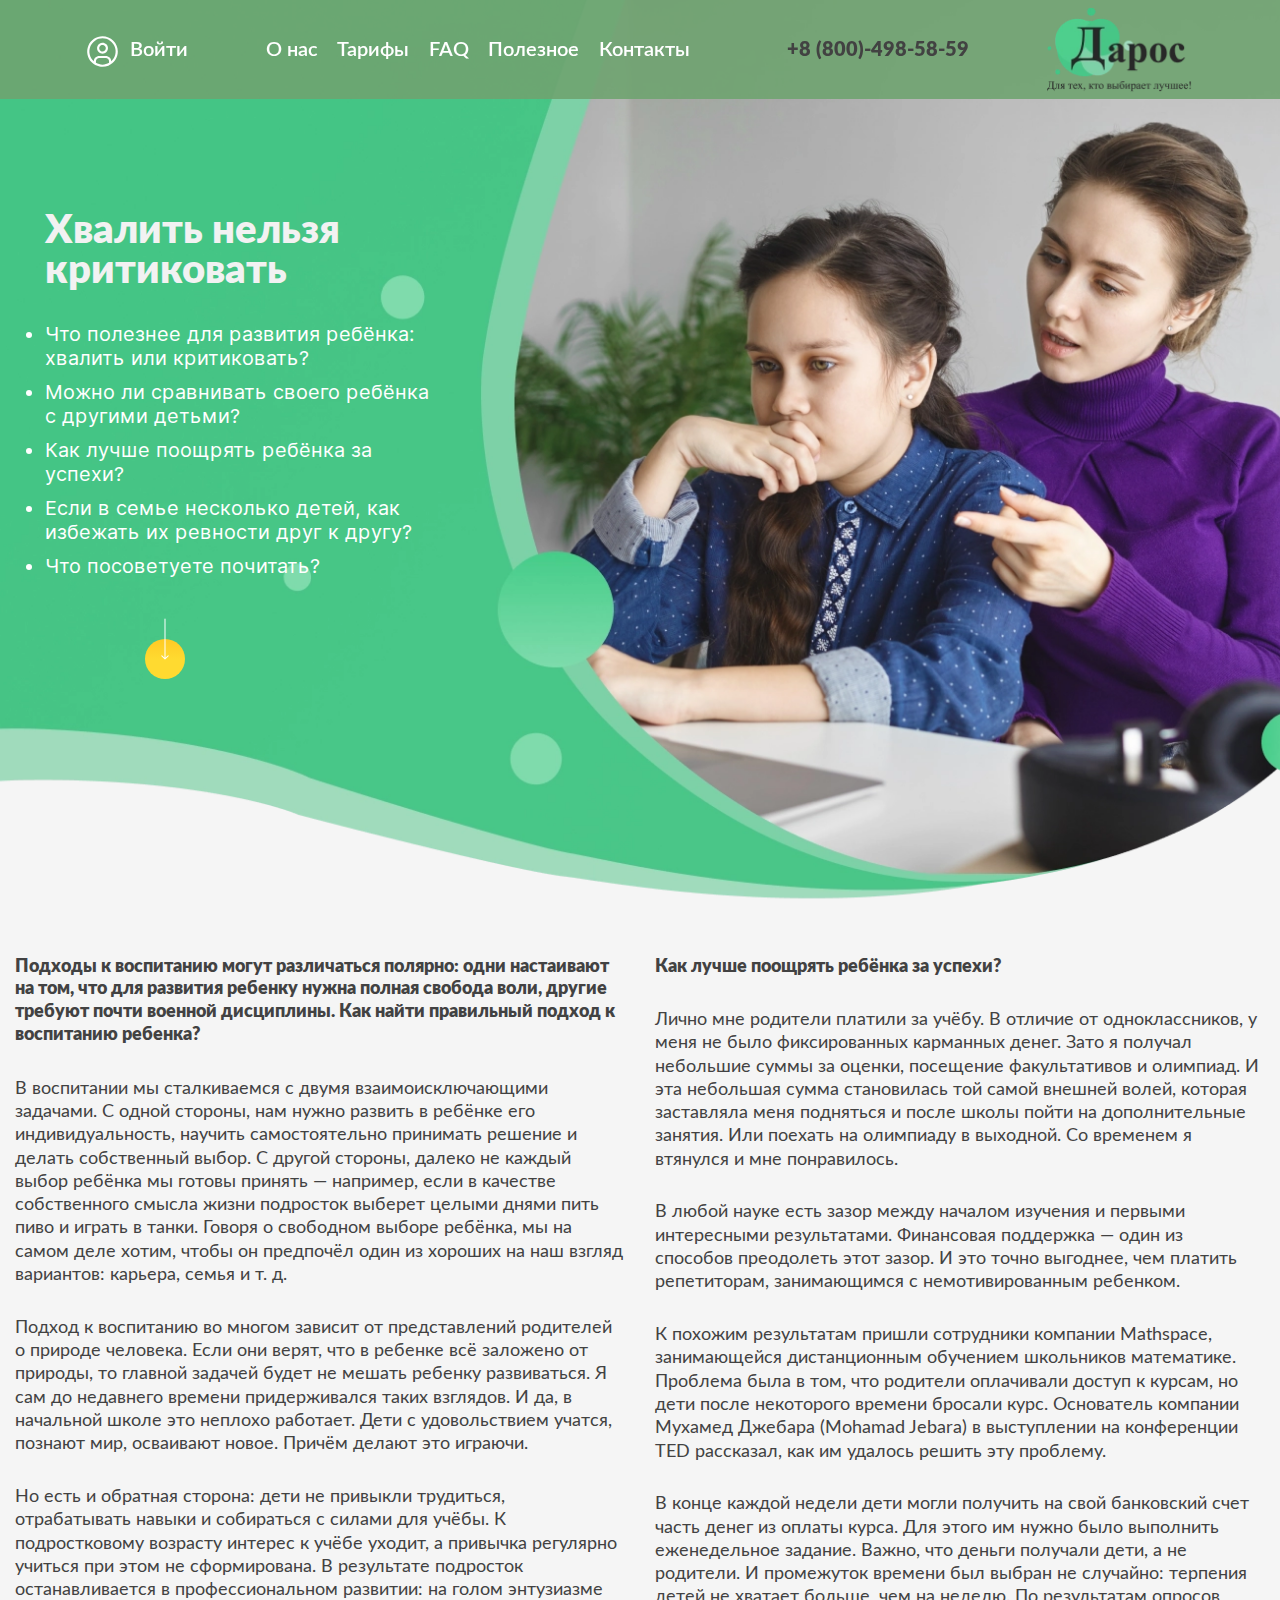
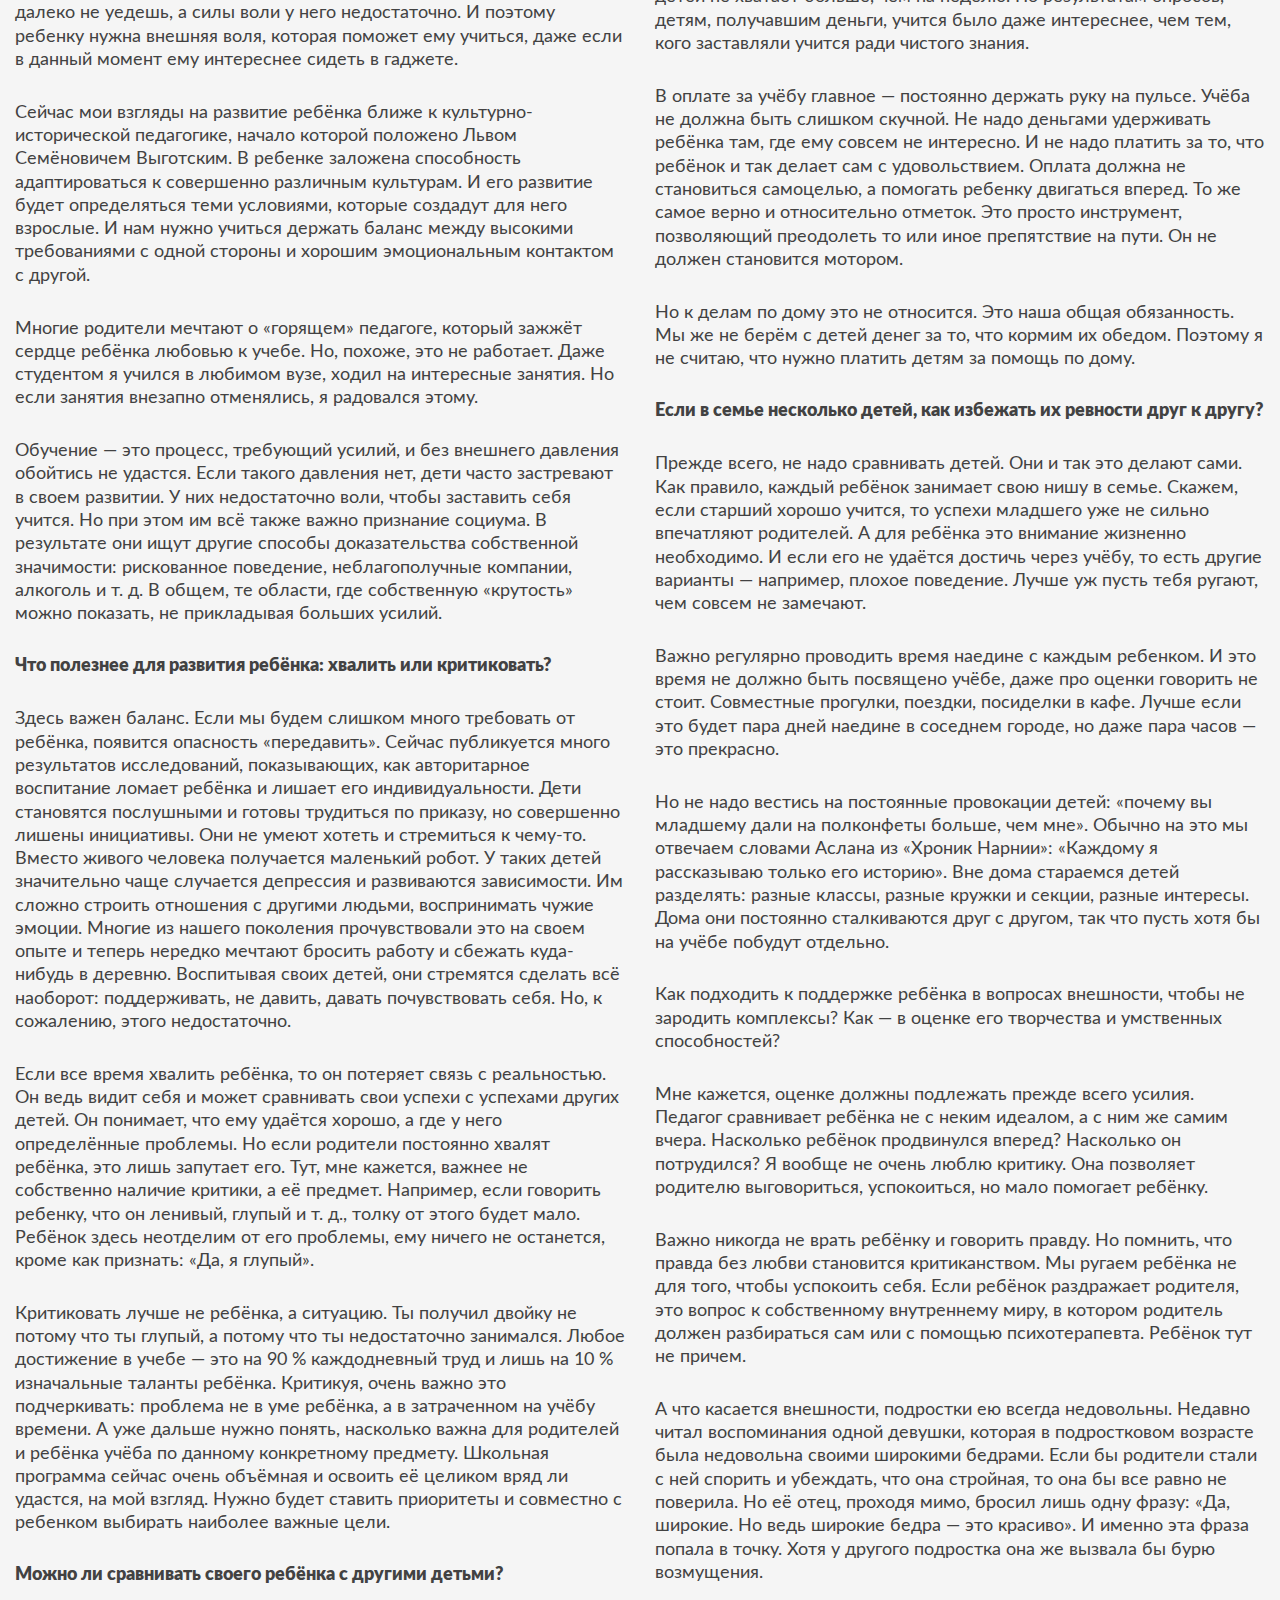
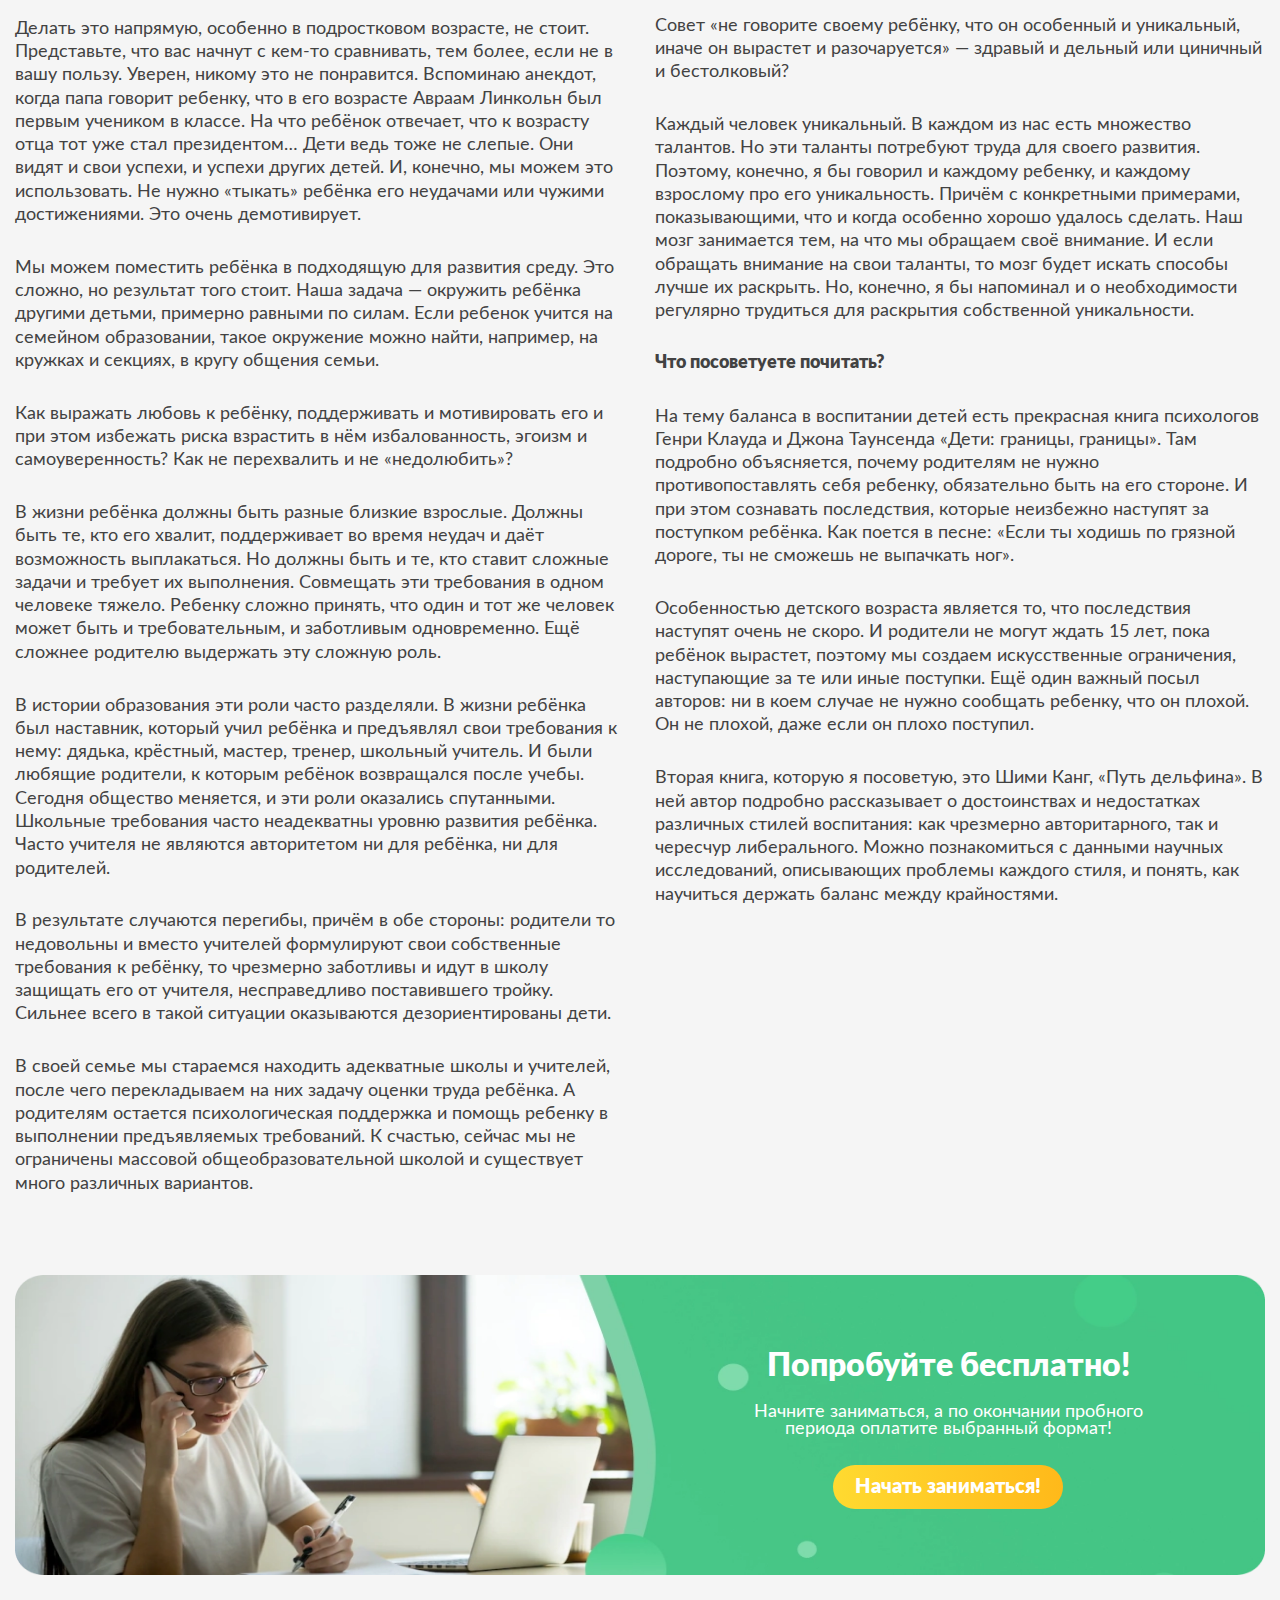
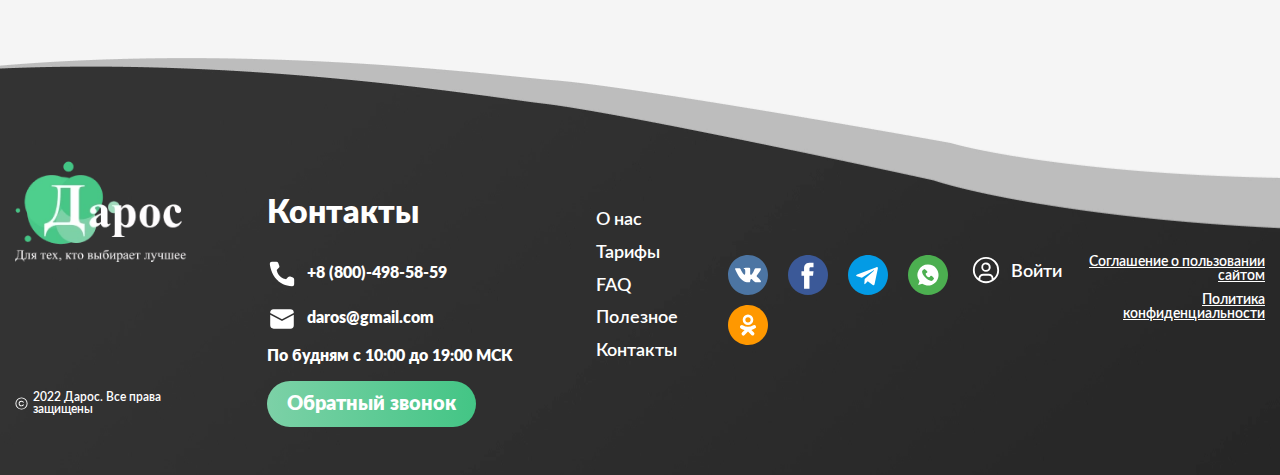
<file: single.html>
<!doctype html><html lang="en"><head>    <!-- Required meta tags -->    <meta charset="utf-8">    <meta name="viewport" content="width=device-width, initial-scale=1">    <!-- Bootstrap CSS -->    <link rel="stylesheet" href="https://unpkg.com/swiper/swiper-bundle.min.css" />    <link href="css/style.css" rel="stylesheet">    <script defer src="js/script.js"></script>    <title>Hello, world!</title></head><body>    <header class=" header">        <div class="container1">                <nav class="navbar ">                    <a  class="navbar-brand header-logo header-logo_mobile" href="#"><picture><source srcset="img/logo-header.webp" type="image/webp"><img src="img/logo-header.png" alt=""></picture></a>                    <input class="header-burger-input" type="checkbox" name="" id="header-burger-open">                    <label for="header-burger-open" class="navbar__burger">                        <span></span>                    </label>                    <div  class="navbar__login">                        <svg width="35" height="35" viewBox="0 0 35 35" fill="none" xmlns="http://www.w3.org/2000/svg">                            <path                                d="M17.5 8.75C16.4184 8.75 15.3611 9.07074 14.4617 9.67165C13.5624 10.2726 12.8615 11.1267 12.4475 12.126C12.0336 13.1252 11.9253 14.2248 12.1363 15.2857C12.3473 16.3465 12.8682 17.3209 13.633 18.0857C14.3978 18.8506 15.3723 19.3714 16.4331 19.5824C17.4939 19.7934 18.5935 19.6851 19.5928 19.2712C20.5921 18.8573 21.4462 18.1564 22.0471 17.257C22.648 16.3577 22.9688 15.3004 22.9688 14.2188C22.9688 12.7683 22.3926 11.3773 21.367 10.3518C20.3414 9.32617 18.9504 8.75 17.5 8.75ZM17.5 17.5C16.851 17.5 16.2166 17.3076 15.677 16.947C15.1374 16.5865 14.7169 16.074 14.4685 15.4744C14.2202 14.8749 14.1552 14.2151 14.2818 13.5786C14.4084 12.9421 14.7209 12.3574 15.1798 11.8986C15.6387 11.4397 16.2234 11.1272 16.8599 11.0005C17.4964 10.8739 18.1561 10.9389 18.7557 11.1873C19.3553 11.4356 19.8677 11.8562 20.2283 12.3958C20.5888 12.9354 20.7813 13.5698 20.7813 14.2188C20.7804 15.0887 20.4344 15.9228 19.8192 16.538C19.2041 17.1532 18.37 17.4991 17.5 17.5Z"                                fill="white" />                            <path                                d="M17.5 2.1875C14.4715 2.1875 11.511 3.08556 8.99284 4.76812C6.47471 6.45068 4.51207 8.84217 3.3531 11.6402C2.19413 14.4382 1.8909 17.517 2.48173 20.4873C3.07257 23.4577 4.53094 26.1861 6.67243 28.3276C8.81393 30.4691 11.5424 31.9274 14.5127 32.5183C17.483 33.1091 20.5619 32.8059 23.3598 31.6469C26.1578 30.4879 28.5493 28.5253 30.2319 26.0072C31.9144 23.489 32.8125 20.5285 32.8125 17.5C32.8079 13.4403 31.1931 9.54819 28.3225 6.67754C25.4518 3.8069 21.5597 2.19213 17.5 2.1875ZM10.9375 28.8498V27.3438C10.9384 26.4738 11.2844 25.6397 11.8995 25.0245C12.5147 24.4093 13.3488 24.0634 14.2188 24.0625H20.7813C21.6512 24.0634 22.4853 24.4093 23.1005 25.0245C23.7157 25.6397 24.0616 26.4738 24.0625 27.3438V28.8498C22.071 30.0127 19.8062 30.6255 17.5 30.6255C15.1938 30.6255 12.929 30.0127 10.9375 28.8498ZM26.2413 27.2628C26.2195 25.8282 25.6349 24.4595 24.6137 23.4517C23.5924 22.4439 22.2161 21.8777 20.7813 21.875H14.2188C12.784 21.8777 11.4076 22.4439 10.3864 23.4517C9.36507 24.4595 8.78055 25.8282 8.75876 27.2628C6.77531 25.4918 5.37659 23.16 4.74779 20.5764C4.119 17.9927 4.2898 15.279 5.23758 12.7945C6.18536 10.3101 7.8654 8.17214 10.0553 6.66374C12.2451 5.15535 14.8415 4.34768 17.5006 4.34768C20.1596 4.34768 22.756 5.15535 24.9459 6.66374C27.1357 8.17214 28.8158 10.3101 29.7635 12.7945C30.7113 15.279 30.8821 17.9927 30.2533 20.5764C29.6245 23.16 28.2258 25.4918 26.2423 27.2628H26.2413Z"                                fill="white" />                        </svg>                        <span>Войти</span>                    </div>                    <div class="navbar-menu_mobile navbar-menu-mobile">                        <ul  class="navbar__menu navbar-menu navbar__menu_mobile">                            <li class="navbar-menu__item"><a href="#" class="navbar-menu__link">О нас</a></li>                            <li class="navbar-menu__item"><a href="#" class="navbar-menu__link">Тарифы</a></li>                            <li class="navbar-menu__item"><a href="#" class="navbar-menu__link">FAQ</a></li>                            <li class="navbar-menu__item"><a href="archive.html" class="navbar-menu__link">Полезное</a></li>                            <li class="navbar-menu__item"><a href="#" class="navbar-menu__link">Контакты</a></li>                        </ul>                        <a href="tel:+78004985859" class="navbar-menu-mobile__phone ">                            <svg width="25" height="25" viewBox="0 0 25 25" fill="none" xmlns="http://www.w3.org/2000/svg">                                <path d="M15.8828 16.7813L17.6328 15.0313C17.8685 14.7985 18.1668 14.6392 18.4913 14.5726C18.8158 14.506 19.1527 14.5351 19.461 14.6563L21.5938 15.5078C21.9053 15.6343 22.1725 15.8502 22.3616 16.1282C22.5507 16.4063 22.6532 16.7341 22.6563 17.0703V20.9766C22.6545 21.2053 22.6064 21.4313 22.5149 21.641C22.4235 21.8507 22.2905 22.0396 22.1241 22.1966C21.9577 22.3535 21.7612 22.4751 21.5466 22.5541C21.3319 22.6331 21.1035 22.6679 20.875 22.6563C5.92972 21.7266 2.91409 9.07034 2.34378 4.22659C2.3173 3.98873 2.34149 3.74796 2.41475 3.52012C2.48801 3.29228 2.60869 3.08253 2.76883 2.90467C2.92898 2.72681 3.12496 2.58488 3.3439 2.48821C3.56284 2.39153 3.79976 2.34231 4.03909 2.34378H7.81253C8.14925 2.34478 8.47798 2.44649 8.75643 2.63584C9.03488 2.82518 9.25032 3.0935 9.37503 3.40628L10.2266 5.53909C10.3518 5.84618 10.3837 6.18335 10.3184 6.50848C10.2531 6.83361 10.0935 7.13229 9.8594 7.36722L8.1094 9.11722C8.1094 9.11722 9.11722 15.9375 15.8828 16.7813Z" fill="white"/>                                </svg>                                +8 (800)-498-58-59                        </a>                        <a href="mailto:daros@gmail.com" class="navbar-menu-mobile__mail "><svg width="21" height="17" viewBox="0 0 21 17" fill="none" xmlns="http://www.w3.org/2000/svg">                            <path d="M0.678589 5.03887L10.1911 9.98619C10.2865 10.0358 10.3925 10.0617 10.5 10.0617C10.6076 10.0617 10.7135 10.0358 10.8089 9.98619L20.3214 5.03976V13.6335C20.3215 14.3747 20.0379 15.0878 19.5289 15.6266C19.0198 16.1653 18.324 16.4889 17.5839 16.5308L17.4197 16.5353H3.58037C2.83918 16.5353 2.12606 16.2518 1.58731 15.7427C1.04856 15.2337 0.725016 14.5378 0.683053 13.7978L0.678589 13.6335V5.03887ZM3.58037 0.463867H17.4197C18.1609 0.463819 18.874 0.747397 19.4127 1.25643C19.9515 1.76546 20.275 2.46136 20.317 3.20137L20.3214 3.36565V3.52994L10.5 8.63708L0.678589 3.52994V3.36565C0.67854 2.62446 0.962119 1.91134 1.47115 1.37259C1.98019 0.833838 2.67608 0.510295 3.41609 0.468332L3.58037 0.463867H17.4197H3.58037Z" fill="white"/>                            </svg>                            daros@gmail.com</a>                        <ul class="navbar-menu-mobile__social">                            <li><a href="#" class="navbar-menu-mobile__link">                                <svg width="40" height="40" viewBox="0 0 40 40" fill="none" xmlns="http://www.w3.org/2000/svg">                                    <rect x="4" y="10" width="30" height="20" fill="white"/>                                    <path d="M20 0C8.9543 0 0 8.9543 0 20C0 31.0457 8.9543 40 20 40C31.0457 40 40 31.0457 40 20C40 8.9543 31.0457 0 20 0ZM31.7369 27.3079L28.2869 27.3552C28.2869 27.3552 27.5448 27.5026 26.5711 26.8289C25.279 25.942 24.0632 23.6395 23.1159 23.9341C22.1685 24.2288 22.1843 26.3026 22.1843 26.3026C22.1873 26.5458 22.1127 26.7837 21.9712 26.9816C21.772 27.1522 21.5264 27.2594 21.2659 27.2895H19.737C19.737 27.2895 16.3159 27.4921 13.3291 24.371C10.0448 20.9816 7.15273 14.2105 7.15273 14.2105C7.15273 14.2105 6.98242 13.8177 7.16852 13.5526C7.32938 13.3234 7.72609 13.2987 7.92641 13.2895C8.78992 13.2491 11.3843 13.2658 11.3843 13.2658C11.6013 13.2604 11.7472 13.2718 12.0159 13.3895C12.2468 13.5036 12.422 13.6736 12.5343 13.9473C12.9334 14.9412 13.3967 15.9082 13.9212 16.8421C15.4633 19.5079 16.1817 20.0895 16.7054 19.8052C17.4659 19.3895 17.2317 16.0395 17.2317 16.0395C17.2317 16.0395 17.2317 14.821 16.8475 14.2816C16.5583 13.9437 16.1504 13.7298 15.708 13.6842C15.5002 13.6552 15.8423 13.1737 16.2844 12.9579C16.9475 12.6316 18.1213 12.6316 19.5054 12.6316C20.1145 12.6086 20.7239 12.6706 21.3159 12.8158C22.5896 13.1237 22.158 14.3079 22.158 17.1552C22.158 18.0658 21.9923 19.35 22.6502 19.7868C22.9344 19.9684 23.6238 19.8131 25.3554 16.8763C25.9078 15.9044 26.3872 14.8929 26.7896 13.8499C26.8671 13.6841 26.9847 13.5404 27.1317 13.4315C27.2872 13.3541 27.462 13.3239 27.6344 13.3446L31.5186 13.3183C31.5186 13.3183 32.6844 13.1788 32.8738 13.7077C33.0633 14.2367 32.437 15.5498 30.8502 17.6551C28.2449 21.1287 27.9554 20.813 30.1186 22.8103C32.1844 24.7287 32.6134 25.663 32.6844 25.7787C33.5421 27.1948 31.7369 27.3079 31.7369 27.3079Z" fill="#4C75A3"/>                                    </svg>                                                                </a></li>                            <li><a href="#" class="navbar-menu-mobile__link">                                <svg width="40" height="40" viewBox="0 0 40 40" fill="none" xmlns="http://www.w3.org/2000/svg">                                    <path d="M20 40C31.0457 40 40 31.0457 40 20C40 8.95431 31.0457 0 20 0C8.95431 0 0 8.95431 0 20C0 31.0457 8.95431 40 20 40Z" fill="#3B5998"/>                                    <path d="M25.0279 20.7828H21.4591V33.857H16.0522V20.7828H13.4806V16.188H16.0522V13.2146C16.0522 11.0883 17.0622 7.75879 21.5073 7.75879L25.5124 7.77555V12.2356H22.6064C22.1297 12.2356 21.4595 12.4738 21.4595 13.488V16.1922H25.5003L25.0279 20.7828Z" fill="white"/>                                    </svg>                                                                </a></li>                            <li><a href="#" class="navbar-menu-mobile__link">                                <svg width="40" height="40" viewBox="0 0 40 40" fill="none" xmlns="http://www.w3.org/2000/svg">                                    <path d="M20 40C31.0457 40 40 31.0457 40 20C40 8.9543 31.0457 0 20 0C8.9543 0 0 8.9543 0 20C0 31.0457 8.9543 40 20 40Z" fill="#039BE5"/>                                    <path d="M9.15119 19.567L28.4345 12.132C29.3295 11.8087 30.1112 12.3503 29.8212 13.7037L29.8229 13.702L26.5395 29.1703C26.2962 30.267 25.6445 30.5337 24.7329 30.017L19.7329 26.332L17.3212 28.6553C17.0545 28.922 16.8295 29.147 16.3129 29.147L16.6679 24.0587L25.9345 15.687C26.3379 15.332 25.8445 15.132 25.3129 15.4853L13.8612 22.6953L8.92452 21.1553C7.85286 20.8153 7.82952 20.0837 9.15119 19.567Z" fill="white"/>                                    </svg>                                                                                                    </a></li>                            <li><a href="#" class="navbar-menu-mobile__link">                                <svg width="40" height="40" viewBox="0 0 40 40" fill="none" xmlns="http://www.w3.org/2000/svg">                                    <path d="M20 40C31.0457 40 40 31.0457 40 20C40 8.95431 31.0457 0 20 0C8.95431 0 0 8.95431 0 20C0 31.0457 8.95431 40 20 40Z" fill="#4CAF50"/>                                    <path d="M19.9998 9.47363C18.0605 9.47437 16.1592 10.0108 14.5055 11.0238C12.8518 12.0367 11.5101 13.4868 10.6284 15.214C9.7467 16.9412 9.35926 18.8784 9.50884 20.8119C9.65843 22.7454 10.3392 24.6 11.4761 26.171L10.1603 30.0815L14.2103 28.7868C15.5804 29.6906 17.1429 30.2614 18.7729 30.4537C20.403 30.6461 22.0554 30.4546 23.5982 29.8945C25.1411 29.3344 26.5316 28.4213 27.6586 27.2282C28.7857 26.035 29.6181 24.5947 30.0894 23.0225C30.5607 21.4503 30.6579 19.7897 30.373 18.1732C30.0882 16.5568 29.4293 15.0293 28.449 13.7129C27.4686 12.3965 26.1941 11.3276 24.727 10.5915C23.26 9.85541 21.6411 9.4726 19.9998 9.47363ZM25.5945 24.3605L24.4735 25.4815C23.2945 26.6605 20.1682 25.3631 17.3972 22.5868C14.6261 19.8105 13.384 16.6921 14.5051 15.5263L15.6261 14.4052C15.8432 14.2057 16.1273 14.0949 16.4222 14.0949C16.717 14.0949 17.0011 14.2057 17.2182 14.4052L18.8708 16.0526C19.0056 16.1836 19.1045 16.347 19.1579 16.5272C19.2114 16.7074 19.2177 16.8983 19.1763 17.0816C19.1348 17.2649 19.0469 17.4345 18.9211 17.5741C18.7953 17.7137 18.6357 17.8187 18.4577 17.8789C18.1951 17.9628 17.9749 18.1448 17.843 18.3869C17.7112 18.6291 17.6778 18.9127 17.7498 19.1789C18.0445 20.4157 19.6366 21.95 20.8182 22.2447C21.0829 22.3002 21.3588 22.2584 21.5952 22.127C21.8316 21.9955 22.0126 21.7831 22.1051 21.5289C22.1646 21.3483 22.27 21.1862 22.4109 21.0585C22.5518 20.9307 22.7234 20.8417 22.909 20.8001C23.0946 20.7585 23.2877 20.7657 23.4697 20.821C23.6517 20.8763 23.8162 20.9779 23.9472 21.1157L25.5972 22.7684C25.7963 22.9858 25.9066 23.2701 25.9061 23.5649C25.9056 23.8598 25.7944 24.1437 25.5945 24.3605Z" fill="white"/>                                    </svg>                                                                </a></li>                            <li><a href="#" class="navbar-menu-mobile__link"><svg width="40" height="40" viewBox="0 0 40 40" fill="none" xmlns="http://www.w3.org/2000/svg">                                <path d="M20 40C31.0457 40 40 31.0457 40 20C40 8.95431 31.0457 0 20 0C8.95431 0 0 8.95431 0 20C0 31.0457 8.95431 40 20 40Z" fill="#FF9800"/>                                <path d="M19.9998 9.47363C18.9495 9.47363 17.9227 9.78509 17.0494 10.3686C16.1761 10.9521 15.4955 11.7815 15.0935 12.7519C14.6916 13.7223 14.5864 14.79 14.7913 15.8202C14.9962 16.8503 15.502 17.7966 16.2447 18.5392C16.9874 19.2819 17.9336 19.7877 18.9638 19.9926C19.9939 20.1975 21.0617 20.0924 22.032 19.6904C23.0024 19.2885 23.8318 18.6078 24.4153 17.7345C24.9988 16.8612 25.3103 15.8345 25.3103 14.7841C25.3106 14.0867 25.1735 13.3959 24.9068 12.7515C24.64 12.107 24.2488 11.5215 23.7557 11.0283C23.2625 10.5351 22.6769 10.1439 22.0324 9.87717C21.388 9.61041 20.6973 9.47329 19.9998 9.47363ZM19.9998 17.4315C19.4762 17.4315 18.9643 17.2762 18.529 16.9853C18.0936 16.6945 17.7543 16.281 17.5539 15.7972C17.3536 15.3135 17.3011 14.7812 17.4033 14.2677C17.5054 13.7541 17.7576 13.2824 18.1278 12.9122C18.4981 12.5419 18.9698 12.2898 19.4833 12.1877C19.9968 12.0855 20.5291 12.1379 21.0129 12.3383C21.4966 12.5387 21.9101 12.878 22.201 13.3134C22.4919 13.7487 22.6471 14.2605 22.6471 14.7841C22.6475 15.1319 22.5793 15.4763 22.4463 15.7977C22.3134 16.119 22.1184 16.411 21.8725 16.6569C21.6266 16.9028 21.3346 17.0978 21.0133 17.2307C20.6919 17.3636 20.3475 17.4319 19.9998 17.4315Z" fill="white"/>                                <path d="M27.8265 20.9078C27.7109 20.7013 27.5557 20.5197 27.3698 20.3733C27.1839 20.2268 26.971 20.1185 26.7432 20.0545C26.5154 19.9904 26.2772 19.9719 26.0422 20C25.8073 20.0282 25.5802 20.1023 25.3739 20.2183C21.7581 22.2446 18.2423 22.2446 14.6265 20.2183C14.4192 20.1025 14.1911 20.0287 13.9552 20.0011C13.7193 19.9735 13.4803 19.9926 13.2519 20.0574C13.0234 20.1221 12.8099 20.2313 12.6236 20.3785C12.4373 20.5258 12.2818 20.7083 12.166 20.9157C12.0503 21.123 11.9765 21.3511 11.9488 21.587C11.9212 21.8229 11.9404 22.0619 12.0051 22.2904C12.1359 22.7518 12.4446 23.1424 12.8634 23.3762C14.0496 24.0494 15.3168 24.5685 16.6344 24.9209L14.0765 27.4788C13.7405 27.8149 13.5518 28.2707 13.5518 28.7459C13.5518 29.2212 13.7405 29.677 14.0765 30.013C14.4126 30.3491 14.8684 30.5378 15.3437 30.5378C15.8189 30.5378 16.2747 30.3491 16.6108 30.013L20.0002 26.6104L23.3897 29.9999C23.7258 30.3359 24.1816 30.5247 24.6568 30.5247C25.1321 30.5247 25.5878 30.3359 25.9239 29.9999C26.2599 29.6638 26.4487 29.208 26.4487 28.7328C26.4487 28.2575 26.2599 27.8017 25.9239 27.4657L23.366 24.9078C24.6836 24.5553 25.9509 24.0362 27.1371 23.363C27.3439 23.2474 27.5258 23.0921 27.6725 22.906C27.8191 22.7199 27.9276 22.5067 27.9916 22.2786C28.0557 22.0504 28.0741 21.8119 28.0457 21.5767C28.0174 21.3415 27.9429 21.1141 27.8265 20.9078Z" fill="white"/>                                </svg>                                </a></li>                        </ul>                    </div>                    <ul  class="navbar__menu navbar-menu">                        <li class="navbar-menu__item"><a href="#" class="navbar-menu__link">О нас</a></li>                        <li class="navbar-menu__item"><a href="#" class="navbar-menu__link">Тарифы</a></li>                        <li class="navbar-menu__item"><a href="#" class="navbar-menu__link">FAQ</a></li>                        <li class="navbar-menu__item"><a href="archive.html" class="navbar-menu__link">Полезное</a></li>                        <li class="navbar-menu__item"><a href="#" class="navbar-menu__link">Контакты</a></li>                    </ul>                    <div class="navbar__phone">                        <a href="tel:+78004985859">+8 (800)-498-58-59</a>                    </div>                    <a  class="navbar-brand header-logo" href="#"><picture><source srcset="img/logo-header.webp" type="image/webp"><img src="img/logo-header.png" alt=""></picture></a>                    <div  class="navbar__login navbar__login_mobile">                        <svg width="35" height="35" viewBox="0 0 35 35" fill="none" xmlns="http://www.w3.org/2000/svg">                            <path                                d="M17.5 8.75C16.4184 8.75 15.3611 9.07074 14.4617 9.67165C13.5624 10.2726 12.8615 11.1267 12.4475 12.126C12.0336 13.1252 11.9253 14.2248 12.1363 15.2857C12.3473 16.3465 12.8682 17.3209 13.633 18.0857C14.3978 18.8506 15.3723 19.3714 16.4331 19.5824C17.4939 19.7934 18.5935 19.6851 19.5928 19.2712C20.5921 18.8573 21.4462 18.1564 22.0471 17.257C22.648 16.3577 22.9688 15.3004 22.9688 14.2188C22.9688 12.7683 22.3926 11.3773 21.367 10.3518C20.3414 9.32617 18.9504 8.75 17.5 8.75ZM17.5 17.5C16.851 17.5 16.2166 17.3076 15.677 16.947C15.1374 16.5865 14.7169 16.074 14.4685 15.4744C14.2202 14.8749 14.1552 14.2151 14.2818 13.5786C14.4084 12.9421 14.7209 12.3574 15.1798 11.8986C15.6387 11.4397 16.2234 11.1272 16.8599 11.0005C17.4964 10.8739 18.1561 10.9389 18.7557 11.1873C19.3553 11.4356 19.8677 11.8562 20.2283 12.3958C20.5888 12.9354 20.7813 13.5698 20.7813 14.2188C20.7804 15.0887 20.4344 15.9228 19.8192 16.538C19.2041 17.1532 18.37 17.4991 17.5 17.5Z"                                fill="white" />                            <path                                d="M17.5 2.1875C14.4715 2.1875 11.511 3.08556 8.99284 4.76812C6.47471 6.45068 4.51207 8.84217 3.3531 11.6402C2.19413 14.4382 1.8909 17.517 2.48173 20.4873C3.07257 23.4577 4.53094 26.1861 6.67243 28.3276C8.81393 30.4691 11.5424 31.9274 14.5127 32.5183C17.483 33.1091 20.5619 32.8059 23.3598 31.6469C26.1578 30.4879 28.5493 28.5253 30.2319 26.0072C31.9144 23.489 32.8125 20.5285 32.8125 17.5C32.8079 13.4403 31.1931 9.54819 28.3225 6.67754C25.4518 3.8069 21.5597 2.19213 17.5 2.1875ZM10.9375 28.8498V27.3438C10.9384 26.4738 11.2844 25.6397 11.8995 25.0245C12.5147 24.4093 13.3488 24.0634 14.2188 24.0625H20.7813C21.6512 24.0634 22.4853 24.4093 23.1005 25.0245C23.7157 25.6397 24.0616 26.4738 24.0625 27.3438V28.8498C22.071 30.0127 19.8062 30.6255 17.5 30.6255C15.1938 30.6255 12.929 30.0127 10.9375 28.8498ZM26.2413 27.2628C26.2195 25.8282 25.6349 24.4595 24.6137 23.4517C23.5924 22.4439 22.2161 21.8777 20.7813 21.875H14.2188C12.784 21.8777 11.4076 22.4439 10.3864 23.4517C9.36507 24.4595 8.78055 25.8282 8.75876 27.2628C6.77531 25.4918 5.37659 23.16 4.74779 20.5764C4.119 17.9927 4.2898 15.279 5.23758 12.7945C6.18536 10.3101 7.8654 8.17214 10.0553 6.66374C12.2451 5.15535 14.8415 4.34768 17.5006 4.34768C20.1596 4.34768 22.756 5.15535 24.9459 6.66374C27.1357 8.17214 28.8158 10.3101 29.7635 12.7945C30.7113 15.279 30.8821 17.9927 30.2533 20.5764C29.6245 23.16 28.2258 25.4918 26.2423 27.2628H26.2413Z"                                fill="white" />                        </svg>                        <span>Войти</span>                    </div>            </nav>        </div>    </header>    <section  class="block-1 block-1_single">        <div class="wrapper">            <div class="block-1-inner">                <div class="block-1-title _anim-item">Хвалить нельзя<br> критиковать</div>                <ul class="_anim-item">                    <li>Что полезнее для развития ребёнка: хвалить или критиковать?</li>                    <li>Можно ли сравнивать своего ребёнка с другими детьми?</li>                    <li>Как лучше поощрять ребёнка за успехи?</li>                    <li>Если в семье несколько детей, как избежать их ревности друг к другу?</li>                    <li>Что посоветуете почитать?</li>                </ul>                <a class="arrow-btn _anim-item" href="#single-main"></a>            </div>        </div>    </section>    <section id="single-main" class="single-block">        <div class="wrapper">            <div class="single-block-inner">                <div class="single-block-inner__right-column">                    <div class="single-block-inner-text-block">                        <h4 class="single-block-inner-text-block__title">Подходы к воспитанию могут различаться полярно: одни настаивают на том, что для развития ребенку нужна полная свобода воли, другие требуют почти военной дисциплины. Как найти правильный подход к воспитанию ребенка?</h4>                        <p class="single-block-inner-text-block__text">В воспитании мы сталкиваемся с двумя взаимоисключающими задачами. С одной стороны, нам нужно развить в ребёнке его индивидуальность, научить самостоятельно принимать решение и делать собственный выбор. С другой стороны, далеко не каждый выбор ребёнка мы готовы принять — например, если в качестве собственного смысла жизни подросток выберет целыми днями пить пиво и играть в танки. Говоря о свободном выборе ребёнка, мы на самом деле хотим, чтобы он предпочёл один из хороших на наш взгляд вариантов: карьера, семья и т. д.                        </p>                        <p class="single-block-inner-text-block__text">Подход к воспитанию во многом зависит от представлений родителей о природе человека. Если они верят, что в ребенке всё заложено от природы, то главной задачей будет не мешать ребенку развиваться. Я сам до недавнего времени придерживался таких взглядов. И да, в начальной школе это неплохо работает. Дети с удовольствием учатся, познают мир, осваивают новое. Причём делают это играючи.                        </p>                        <p class="single-block-inner-text-block__text">Но есть и обратная сторона: дети не привыкли трудиться, отрабатывать навыки и собираться с силами для учёбы. К подростковому возрасту интерес к учёбе уходит, а привычка регулярно учиться при этом не сформирована. В результате подросток останавливается в профессиональном развитии: на голом энтузиазме далеко не уедешь, а силы воли у него недостаточно. И поэтому ребенку нужна внешняя воля, которая поможет ему учиться, даже если в данный момент ему интереснее сидеть в гаджете.                        </p>                        <p class="single-block-inner-text-block__text">Сейчас мои взгляды на развитие ребёнка ближе к культурно-исторической педагогике, начало которой положено Львом Семёновичем Выготским. В ребенке заложена способность адаптироваться к совершенно различным культурам. И его развитие будет определяться теми условиями, которые создадут для него взрослые. И нам нужно учиться держать баланс между высокими требованиями с одной стороны и хорошим эмоциональным контактом с другой.                        </p>                        <p class="single-block-inner-text-block__text">Многие родители мечтают о «горящем» педагоге, который зажжёт сердце ребёнка любовью к учебе. Но, похоже, это не работает. Даже студентом я учился в любимом вузе, ходил на интересные занятия. Но если занятия внезапно отменялись, я радовался этому.</p>                        <p class="single-block-inner-text-block__text">Обучение — это процесс, требующий усилий, и без внешнего давления обойтись не удастся. Если такого давления нет, дети часто застревают в своем развитии. У них недостаточно воли, чтобы заставить себя учится. Но при этом им всё также важно признание социума. В результате они ищут другие способы доказательства собственной значимости: рискованное поведение, неблагополучные компании, алкоголь и т. д. В общем, те области, где собственную «крутость» можно показать, не прикладывая больших усилий.</p>                    </div>                    <div class="single-block-inner-text-block">                        <h4 class="single-block-inner-text-block__title">Что полезнее для развития ребёнка: хвалить или критиковать?</h4>                        <p class="single-block-inner-text-block__text">Здесь важен баланс. Если мы будем слишком много требовать от ребёнка, появится опасность «передавить». Сейчас публикуется много результатов исследований, показывающих, как авторитарное воспитание ломает ребёнка и лишает его индивидуальности. Дети становятся послушными и готовы трудиться по приказу, но совершенно лишены инициативы. Они не умеют хотеть и стремиться к чему-то. Вместо живого человека получается маленький робот. У таких детей значительно чаще случается депрессия и развиваются зависимости. Им сложно строить отношения с другими людьми, воспринимать чужие эмоции. Многие из нашего поколения прочувствовали это на своем опыте и теперь нередко мечтают бросить работу и сбежать куда-нибудь в деревню. Воспитывая своих детей, они стремятся сделать всё наоборот: поддерживать, не давить, давать почувствовать себя. Но, к сожалению, этого недостаточно.</p>                        <p class="single-block-inner-text-block__text">Если все время хвалить ребёнка, то он потеряет связь с реальностью. Он ведь видит себя и может сравнивать свои успехи с успехами других детей. Он понимает, что ему удаётся хорошо, а где у него определённые проблемы. Но если родители постоянно хвалят ребёнка, это лишь запутает его. Тут, мне кажется, важнее не собственно наличие критики, а её предмет. Например, если говорить ребенку, что он ленивый, глупый и т. д., толку от этого будет мало. Ребёнок здесь неотделим от его проблемы, ему ничего не останется, кроме как признать: «Да, я глупый».                        </p>                        <p class="single-block-inner-text-block__text">Критиковать лучше не ребёнка, а ситуацию. Ты получил двойку не потому что ты глупый, а потому что ты недостаточно занимался. Любое достижение в учебе — это на 90 % каждодневный труд и лишь на 10 % изначальные таланты ребёнка. Критикуя, очень важно это подчеркивать: проблема не в уме ребёнка, а в затраченном на учёбу времени. А уже дальше нужно понять, насколько важна для родителей и ребёнка учёба по данному конкретному предмету. Школьная программа сейчас очень объёмная и освоить её целиком вряд ли удастся, на мой взгляд. Нужно будет ставить приоритеты и совместно с ребенком выбирать наиболее важные цели.</p>                                            </div>                    <div class="single-block-inner-text-block">                        <h4 class="single-block-inner-text-block__title">Можно ли сравнивать своего ребёнка с другими детьми?</h4>                        <p class="single-block-inner-text-block__text">Делать это напрямую, особенно в подростковом возрасте, не стоит. Представьте, что вас начнут с кем-то сравнивать, тем более, если не в вашу пользу. Уверен, никому это не понравится. Вспоминаю анекдот, когда папа говорит ребенку, что в его возрасте Авраам Линкольн был первым учеником в классе. На что ребёнок отвечает, что к возрасту отца тот уже стал президентом… Дети ведь тоже не слепые. Они видят и свои успехи, и успехи других детей. И, конечно, мы можем это использовать. Не нужно «тыкать» ребёнка его неудачами или чужими достижениями. Это очень демотивирует.</p>                        <p class="single-block-inner-text-block__text">Мы можем поместить ребёнка в подходящую для развития среду. Это сложно, но результат того стоит. Наша задача — окружить ребёнка другими детьми, примерно равными по силам. Если ребенок учится на семейном образовании, такое окружение можно найти, например, на кружках и секциях, в кругу общения семьи.                        </p>                        <p class="single-block-inner-text-block__text">Как выражать любовь к ребёнку, поддерживать и мотивировать его и при этом избежать риска взрастить в нём избалованность, эгоизм и самоуверенность? Как не перехвалить и не «недолюбить»?</p>                        <p class="single-block-inner-text-block__text">В жизни ребёнка должны быть разные близкие взрослые. Должны быть те, кто его хвалит, поддерживает во время неудач и даёт возможность выплакаться. Но должны быть и те, кто ставит сложные задачи и требует их выполнения. Совмещать эти требования в одном человеке тяжело. Ребенку сложно принять, что один и тот же человек может быть и требовательным, и заботливым одновременно. Ещё сложнее родителю выдержать эту сложную роль.</p>                        <p class="single-block-inner-text-block__text">В истории образования эти роли часто разделяли. В жизни ребёнка был наставник, который учил ребёнка и предъявлял свои требования к нему: дядька, крёстный, мастер, тренер, школьный учитель. И были любящие родители, к которым ребёнок возвращался после учебы. Сегодня общество меняется, и эти роли оказались спутанными. Школьные требования часто неадекватны уровню развития ребёнка. Часто учителя не являются авторитетом ни для ребёнка, ни для родителей.                        </p>                        <p class="single-block-inner-text-block__text">В результате случаются перегибы, причём в обе стороны: родители то недовольны и вместо учителей формулируют свои собственные требования к ребёнку, то чрезмерно заботливы и идут в школу защищать его от учителя, несправедливо поставившего тройку. Сильнее всего в такой ситуации оказываются дезориентированы дети.                        </p>                        <p class="single-block-inner-text-block__text">В своей семье мы стараемся находить адекватные школы и учителей, после чего перекладываем на них задачу оценки труда ребёнка. А родителям остается психологическая поддержка и помощь ребенку в выполнении предъявляемых требований. К счастью, сейчас мы не ограничены массовой общеобразовательной школой и существует много различных вариантов.</p>                    </div>                </div>                <div class="single-block-inner__left-column">                    <div class="single-block-inner-text-block">                        <h4 class="single-block-inner-text-block__title">Как лучше поощрять ребёнка за успехи?</h4>                        <p class="single-block-inner-text-block__text">Лично мне родители платили за учёбу. В отличие от одноклассников, у меня не было фиксированных карманных денег. Зато я получал небольшие суммы за оценки, посещение факультативов и олимпиад. И эта небольшая сумма становилась той самой внешней волей, которая заставляла меня подняться и после школы пойти на дополнительные занятия. Или поехать на олимпиаду в выходной. Со временем я втянулся и мне понравилось.                        </p>                        <p class="single-block-inner-text-block__text">В любой науке есть зазор между началом изучения и первыми интересными результатами. Финансовая поддержка — один из способов преодолеть этот зазор. И это точно выгоднее, чем платить репетиторам, занимающимся с немотивированным ребенком.                        </p>                        <p class="single-block-inner-text-block__text">К похожим результатам пришли сотрудники компании Mathspace, занимающейся дистанционным обучением школьников математике. Проблема была в том, что родители оплачивали доступ к курсам, но дети после некоторого времени бросали курс. Основатель компании Мухамед Джебара (Mohamad Jebara) в выступлении на конференции TED рассказал, как им удалось решить эту проблему.                        </p>                        <p class="single-block-inner-text-block__text">В конце каждой недели дети могли получить на свой банковский счет часть денег из оплаты курса. Для этого им нужно было выполнить еженедельное задание. Важно, что деньги получали дети, а не родители. И промежуток времени был выбран не случайно: терпения детей не хватает больше, чем на неделю. По результатам опросов, детям, получавшим деньги, учится было даже интереснее, чем тем, кого заставляли учится ради чистого знания.</p>                        <p class="single-block-inner-text-block__text">В оплате за учёбу главное — постоянно держать руку на пульсе. Учёба не должна быть слишком скучной. Не надо деньгами удерживать ребёнка там, где ему совсем не интересно. И не надо платить за то, что ребёнок и так делает сам с удовольствием. Оплата должна не становиться самоцелью, а помогать ребенку двигаться вперед. То же самое верно и относительно отметок. Это просто инструмент, позволяющий преодолеть то или иное препятствие на пути. Он не должен становится мотором.</p>                        <p class="single-block-inner-text-block__text">Но к делам по дому это не относится. Это наша общая обязанность. Мы же не берём с детей денег за то, что кормим их обедом. Поэтому я не считаю, что нужно платить детям за помощь по дому.</p>                    </div>                    <div class="single-block-inner-text-block">                        <h4 class="single-block-inner-text-block__title">Если в семье несколько детей, как избежать их ревности друг к другу?</h4>                        <p class="single-block-inner-text-block__text">Прежде всего, не надо сравнивать детей. Они и так это делают сами. Как правило, каждый ребёнок занимает свою нишу в семье. Скажем, если старший хорошо учится, то успехи младшего уже не сильно впечатляют родителей. А для ребёнка это внимание жизненно необходимо. И если его не удаётся достичь через учёбу, то есть другие варианты — например, плохое поведение. Лучше уж пусть тебя ругают, чем совсем не замечают.</p>                        <p class="single-block-inner-text-block__text">Важно регулярно проводить время наедине с каждым ребенком. И это время не должно быть посвящено учёбе, даже про оценки говорить не стоит. Совместные прогулки, поездки, посиделки в кафе. Лучше если это будет пара дней наедине в соседнем городе, но даже пара часов — это прекрасно.                        </p>                        <p class="single-block-inner-text-block__text">Но не надо вестись на постоянные провокации детей: «почему вы младшему дали на полконфеты больше, чем мне». Обычно на это мы отвечаем словами Аслана из «Хроник Нарнии»: «Каждому я рассказываю только его историю». Вне дома стараемся детей разделять: разные классы, разные кружки и секции, разные интересы. Дома они постоянно сталкиваются друг с другом, так что пусть хотя бы на учёбе побудут отдельно.                        </p>                        <p class="single-block-inner-text-block__text">Как подходить к поддержке ребёнка в вопросах внешности, чтобы не зародить комплексы? Как — в оценке его творчества и умственных способностей?                        </p>                        <p class="single-block-inner-text-block__text">Мне кажется, оценке должны подлежать прежде всего усилия. Педагог сравнивает ребёнка не с неким идеалом, а с ним же самим вчера. Насколько ребёнок продвинулся вперед? Насколько он потрудился? Я вообще не очень люблю критику. Она позволяет родителю выговориться, успокоиться, но мало помогает ребёнку.</p>                        <p class="single-block-inner-text-block__text">Важно никогда не врать ребёнку и говорить правду. Но помнить, что правда без любви становится критиканством. Мы ругаем ребёнка не для того, чтобы успокоить себя. Если ребёнок раздражает родителя, это вопрос к собственному внутреннему миру, в котором родитель должен разбираться сам или с помощью психотерапевта. Ребёнок тут не причем.                        </p>                        <p class="single-block-inner-text-block__text">А что касается внешности, подростки ею всегда недовольны. Недавно читал воспоминания одной девушки, которая в подростковом возрасте была недовольна своими широкими бедрами. Если бы родители стали с ней спорить и убеждать, что она стройная, то она бы все равно не поверила. Но её отец, проходя мимо, бросил лишь одну фразу: «Да, широкие. Но ведь широкие бедра — это красиво». И именно эта фраза попала в точку. Хотя у другого подростка она же вызвала бы бурю возмущения.</p>                        <p class="single-block-inner-text-block__text">Совет «не говорите своему ребёнку, что он особенный и уникальный, иначе он вырастет и разочаруется» — здравый и дельный или циничный и бестолковый?                        </p>                        <p class="single-block-inner-text-block__text">Каждый человек уникальный. В каждом из нас есть множество талантов. Но эти таланты потребуют труда для своего развития. Поэтому, конечно, я бы говорил и каждому ребенку, и каждому взрослому про его уникальность. Причём с конкретными примерами, показывающими, что и когда особенно хорошо удалось сделать. Наш мозг занимается тем, на что мы обращаем своё внимание. И если обращать внимание на свои таланты, то мозг будет искать способы лучше их раскрыть. Но, конечно, я бы напоминал и о необходимости регулярно трудиться для раскрытия собственной уникальности.</p>                    </div>                    <div class="single-block-inner-text-block">                        <h4 class="single-block-inner-text-block__title">Что посоветуете почитать?</h4>                        <p class="single-block-inner-text-block__text">На тему баланса в воспитании детей есть прекрасная книга психологов Генри Клауда и Джона Таунсенда «Дети: границы, границы». Там подробно объясняется, почему родителям не нужно противопоставлять себя ребенку, обязательно быть на его стороне. И при этом сознавать последствия, которые неизбежно наступят за поступком ребёнка. Как поется в песне: «Если ты ходишь по грязной дороге, ты не сможешь не выпачкать ног».                        </p>                        <p class="single-block-inner-text-block__text">Особенностью детского возраста является то, что последствия наступят очень не скоро. И родители не могут ждать 15 лет, пока ребёнок вырастет, поэтому мы создаем искусственные ограничения, наступающие за те или иные поступки. Ещё один важный посыл авторов: ни в коем случае не нужно сообщать ребенку, что он плохой. Он не плохой, даже если он плохо поступил.                        </p>                        <p class="single-block-inner-text-block__text">Вторая книга, которую я посоветую, это Шими Канг, «Путь дельфина». В ней автор подробно рассказывает о достоинствах и недостатках различных стилей воспитания: как чрезмерно авторитарного, так и чересчур либерального. Можно познакомиться с данными научных исследований, описывающих проблемы каждого стиля, и понять, как научиться держать баланс между крайностями.</p>                    </div>                </div>            </div>            <div class="block-banner">                <div class="block-banner-left-block">                    <div class="block-banner-title">Попробуйте бесплатно!</div>                    <div class="block-banner-subtitle">Начните заниматься, а по окончании пробного периода оплатите выбранный формат!</div>                    <div class="block-banner-btn"><a class="yellow-btn" href="#">Начать заниматься!</a></div>                </div>            </div>        </div>    </section>    <footer class="footer" id="footer">        <div class="footer-inner">            <div class="wrapper">                <div class="footer-inner-main">                    <div class="footer-block-1">                        <div class="logo-footer"><picture><source srcset="img/logo-footer.webp" type="image/webp"><img src="img/logo-footer.png" alt=""></picture></div>                        <div  class="footer-copyright"><span class="copyright-icon"></span>2022 Дарос. Все права защищены</div>                    </div>                    <div class="footer-block-2">                        <h1>Контакты</h1>                        <div class="f-phone"><span class="phone"></span>+8 (800)-498-58-59</div>                        <div class="f-email"><span class="email"></span>daros@gmail.com</div>                        <div class="raspisanie">По будням с 10:00 до 19:00 МСК</div>                        <div class="contact-btn"><a class="green-btn" href="#">Обратный звонок</a></div>                    </div>                    <div class="footer-block-3">						<nav class="footer-menu">                            <a href="#" class="footer-menu__link">О нас</a>                            <a href="#" class="footer-menu__link">Тарифы</a>                            <a href="#" class="footer-menu__link">FAQ</a>                            <a href="#" class="footer-menu__link">Полезное</a>                            <a href="#" class="footer-menu__link">Контакты</a>                        </nav>                        <div  class="footer-login footer-login_mobile">                            <span class="login-footer-icon"></span><a href="#">Войти</a>                        </div>                    </div>                    <div class="footer-block-4">                        <div class="footer-block-4-line-1">                            <div class="footer-block-4-social">                                <a href="#"><picture><source srcset="img/socials/vkontakte.svg" type="image/webp"><img src="img/socials/vkontakte.svg" alt=""></picture></a>                                <a href="#"><picture><source srcset="img/socials/facebook.svg" type="image/webp"><img src="img/socials/facebook.svg" alt=""></picture></a>                                <a href="#"><picture><source srcset="img/socials/telegram%20(1).svg" type="image/webp"><img src="img/socials/telegram%20(1).svg" alt=""></picture></a>                                <a href="#"><picture><source srcset="img/socials/whatsapp.svg" type="image/webp"><img src="img/socials/whatsapp.svg" alt=""></picture></a>                                <a href="#"><picture><source srcset="img/socials/odnoklassniki.svg" type="image/webp"><img src="img/socials/odnoklassniki.svg" alt=""></picture></a>                            </div>                            <div  class="footer-login">                                <span class="login-footer-icon"></span><a href="#">Войти</a>                            </div>                        </div>                        <div class="footer-block-4-line-2">                            <a href="#">Соглашение о пользовании сайтом</a>                            <a href="#">Политика конфиденциальности</a>                        </div>                    </div>                    <div  class="footer-copyright footer-copyright_mobile"><span class="copyright-icon"></span>2022 Дарос. Все права защищены</div>                </div>            </div>        </div>    </footer><script src="https://cdn.jsdelivr.net/npm/@popperjs/core@2.9.2/dist/umd/popper.min.js" integrity="sha384-IQsoLXl5PILFhosVNubq5LC7Qb9DXgDA9i+tQ8Zj3iwWAwPtgFTxbJ8NT4GN1R8p" crossorigin="anonymous"></script><script src="https://cdn.jsdelivr.net/npm/bootstrap@5.0.2/dist/js/bootstrap.min.js" integrity="sha384-cVKIPhGWiC2Al4u+LWgxfKTRIcfu0JTxR+EQDz/bgldoEyl4H0zUF0QKbrJ0EcQF" crossorigin="anonymous"></script></body></html>
</file>
<file: css/style.css>
@charset "UTF-8";

/**/

.js-focus-visible :focus:not(.focus-visible) {
  outline: none;
}

@font-face {
  font-family: "Inter-Black";
  font-display: swap;
  src: url("../fonts/Inter-Black.woff") format("woff"), url("../fonts/Inter-Black.woff2") format("woff2");
  font-weight: 400;
  font-style: normal;
}

@font-face {
  font-family: "Inter-BlackItalic";
  font-display: swap;
  src: url("../fonts/Inter-BlackItalic.woff") format("woff"), url("../fonts/Inter-BlackItalic.woff2") format("woff2");
  font-weight: 400;
  font-style: normal;
}

@font-face {
  font-family: "Inter-BoldItalic";
  font-display: swap;
  src: url("../fonts/Inter-BoldItalic.woff") format("woff"), url("../fonts/Inter-BoldItalic.woff2") format("woff2");
  font-weight: 400;
  font-style: normal;
}

@font-face {
  font-family: "Inter-ExtraBoldItalic";
  font-display: swap;
  src: url("../fonts/Inter-ExtraBoldItalic.woff") format("woff"), url("../fonts/Inter-ExtraBoldItalic.woff2") format("woff2");
  font-weight: 400;
  font-style: normal;
}

@font-face {
  font-family: "Inter-ExtraBold";
  font-display: swap;
  src: url("../fonts/Inter-ExtraBold.woff") format("woff"), url("../fonts/Inter-ExtraBold.woff2") format("woff2");
  font-weight: 400;
  font-style: normal;
}

@font-face {
  font-family: "Inter-ExtraLightBETA";
  font-display: swap;
  src: url("../fonts/Inter-ExtraLightBETA.woff") format("woff"), url("../fonts/Inter-ExtraLightBETA.woff2") format("woff2");
  font-weight: 400;
  font-style: normal;
}

@font-face {
  font-family: "Inter-Italic";
  font-display: swap;
  src: url("../fonts/Inter-Italic.woff") format("woff"), url("../fonts/Inter-Italic.woff2") format("woff2");
  font-weight: 400;
  font-style: normal;
}

@font-face {
  font-family: "Inter-LightBETA";
  font-display: swap;
  src: url("../fonts/Inter-LightBETA.woff") format("woff"), url("../fonts/Inter-LightBETA.woff2") format("woff2");
  font-weight: 400;
  font-style: normal;
}

@font-face {
  font-family: "Inter-Bold";
  font-display: swap;
  src: url("../fonts/Inter-Bold.woff") format("woff"), url("../fonts/Inter-Bold.woff2") format("woff2");
  font-weight: 400;
  font-style: normal;
}

@font-face {
  font-family: "Inter-LightItalicBETA";
  font-display: swap;
  src: url("../fonts/Inter-LightItalicBETA.woff") format("woff"), url("../fonts/Inter-LightItalicBETA.woff2") format("woff2");
  font-weight: 400;
  font-style: normal;
}

@font-face {
  font-family: "Inter-Medium";
  font-display: swap;
  src: url("../fonts/Inter-Medium.woff") format("woff"), url("../fonts/Inter-Medium.woff2") format("woff2");
  font-weight: 400;
  font-style: normal;
}

@font-face {
  font-family: "Inter-MediumItalic";
  font-display: swap;
  src: url("../fonts/Inter-MediumItalic.woff") format("woff"), url("../fonts/Inter-MediumItalic.woff2") format("woff2");
  font-weight: 400;
  font-style: normal;
}

@font-face {
  font-family: "Inter-SemiBold";
  font-display: swap;
  src: url("../fonts/Inter-SemiBold.woff") format("woff"), url("../fonts/Inter-SemiBold.woff2") format("woff2");
  font-weight: 400;
  font-style: normal;
}

@font-face {
  font-family: "Inter-ExtraLightItalicBETA";
  font-display: swap;
  src: url("../fonts/Inter-ExtraLightItalicBETA.woff") format("woff"), url("../fonts/Inter-ExtraLightItalicBETA.woff2") format("woff2");
  font-weight: 400;
  font-style: normal;
}

@font-face {
  font-family: "Inter-ThinBETA";
  font-display: swap;
  src: url("../fonts/Inter-ThinBETA.woff") format("woff"), url("../fonts/Inter-ThinBETA.woff2") format("woff2");
  font-weight: 400;
  font-style: normal;
}

@font-face {
  font-family: "Inter-SemiBoldItalic";
  font-display: swap;
  src: url("../fonts/Inter-SemiBoldItalic.woff") format("woff"), url("../fonts/Inter-SemiBoldItalic.woff2") format("woff2");
  font-weight: 400;
  font-style: normal;
}

@font-face {
  font-family: "Inter-Regular";
  font-display: swap;
  src: url("../fonts/Inter-Regular.woff") format("woff"), url("../fonts/Inter-Regular.woff2") format("woff2");
  font-weight: 400;
  font-style: normal;
}

@font-face {
  font-family: "Lato-Black";
  font-display: swap;
  src: url("../fonts/Lato-Black.woff") format("woff"), url("../fonts/Lato-Black.woff2") format("woff2");
  font-weight: 400;
  font-style: normal;
}

@font-face {
  font-family: "Lato-BlackItalic";
  font-display: swap;
  src: url("../fonts/Lato-BlackItalic.woff") format("woff"), url("../fonts/Lato-BlackItalic.woff2") format("woff2");
  font-weight: 400;
  font-style: normal;
}

@font-face {
  font-family: "Lato-Bold";
  font-display: swap;
  src: url("../fonts/Lato-Bold.woff") format("woff"), url("../fonts/Lato-Bold.woff2") format("woff2");
  font-weight: 400;
  font-style: normal;
}

@font-face {
  font-family: "Lato-BoldItalic";
  font-display: swap;
  src: url("../fonts/Lato-BoldItalic.woff") format("woff"), url("../fonts/Lato-BoldItalic.woff2") format("woff2");
  font-weight: 400;
  font-style: normal;
}

@font-face {
  font-family: "Lato-Hairline";
  font-display: swap;
  src: url("../fonts/Lato-Hairline.woff") format("woff"), url("../fonts/Lato-Hairline.woff2") format("woff2");
  font-weight: 400;
  font-style: normal;
}

@font-face {
  font-family: "Lato-HairlineItalic";
  font-display: swap;
  src: url("../fonts/Lato-HairlineItalic.woff") format("woff"), url("../fonts/Lato-HairlineItalic.woff2") format("woff2");
  font-weight: 400;
  font-style: normal;
}

@font-face {
  font-family: "Inter-ThinItalicBETA";
  font-display: swap;
  src: url("../fonts/Inter-ThinItalicBETA.woff") format("woff"), url("../fonts/Inter-ThinItalicBETA.woff2") format("woff2");
  font-weight: 400;
  font-style: normal;
}

@font-face {
  font-family: "Lato-HeavyItalic";
  font-display: swap;
  src: url("../fonts/Lato-HeavyItalic.woff") format("woff"), url("../fonts/Lato-HeavyItalic.woff2") format("woff2");
  font-weight: 400;
  font-style: normal;
}

@font-face {
  font-family: "Lato-Heavy";
  font-display: swap;
  src: url("../fonts/Lato-Heavy.woff") format("woff"), url("../fonts/Lato-Heavy.woff2") format("woff2");
  font-weight: 400;
  font-style: normal;
}

@font-face {
  font-family: "Lato-Italic";
  font-display: swap;
  src: url("../fonts/Lato-Italic.woff") format("woff"), url("../fonts/Lato-Italic.woff2") format("woff2");
  font-weight: 400;
  font-style: normal;
}

@font-face {
  font-family: "Lato-LightItalic";
  font-display: swap;
  src: url("../fonts/Lato-LightItalic.woff") format("woff"), url("../fonts/Lato-LightItalic.woff2") format("woff2");
  font-weight: 400;
  font-style: normal;
}

@font-face {
  font-family: "Lato-Medium";
  font-display: swap;
  src: url("../fonts/Lato-Medium.woff") format("woff"), url("../fonts/Lato-Medium.woff2") format("woff2");
  font-weight: 400;
  font-style: normal;
}

@font-face {
  font-family: "Lato-MediumItalic";
  font-display: swap;
  src: url("../fonts/Lato-MediumItalic.woff") format("woff"), url("../fonts/Lato-MediumItalic.woff2") format("woff2");
  font-weight: 400;
  font-style: normal;
}

@font-face {
  font-family: "Lato-Semibold";
  font-display: swap;
  src: url("../fonts/Lato-Semibold.woff") format("woff"), url("../fonts/Lato-Semibold.woff2") format("woff2");
  font-weight: 400;
  font-style: normal;
}

@font-face {
  font-family: "Lato-Regular";
  font-display: swap;
  src: url("../fonts/Lato-Regular.woff") format("woff"), url("../fonts/Lato-Regular.woff2") format("woff2");
  font-weight: 400;
  font-style: normal;
}

@font-face {
  font-family: "Lato-SemiboldItalic";
  font-display: swap;
  src: url("../fonts/Lato-SemiboldItalic.woff") format("woff"), url("../fonts/Lato-SemiboldItalic.woff2") format("woff2");
  font-weight: 400;
  font-style: normal;
}

@font-face {
  font-family: "Lato-Light";
  font-display: swap;
  src: url("../fonts/Lato-Light.woff") format("woff"), url("../fonts/Lato-Light.woff2") format("woff2");
  font-weight: 400;
  font-style: normal;
}

@font-face {
  font-family: "Lato-Thin";
  font-display: swap;
  src: url("../fonts/Lato-Thin.woff") format("woff"), url("../fonts/Lato-Thin.woff2") format("woff2");
  font-weight: 400;
  font-style: normal;
}

@font-face {
  font-family: "Lato-ThinItalic";
  font-display: swap;
  src: url("../fonts/Lato-ThinItalic.woff") format("woff"), url("../fonts/Lato-ThinItalic.woff2") format("woff2");
  font-weight: 400;
  font-style: normal;
}

/*! normalize.css v8.0.1 | MIT License | github.com/necolas/normalize.css */

/* Document
   ========================================================================== */

/**
 * 1. Correct the line height in all browsers.
 * 2. Prevent adjustments of font size after orientation changes in iOS.
 */

html {
  line-height: 1.15;
  /* 1 */
  -webkit-text-size-adjust: 100%;
  /* 2 */
}

/* Sections
     ========================================================================== */

/**
   * Remove the margin in all browsers.
   */

body {
  margin: 0;
}

/**
   * Render the `main` element consistently in IE.
   */

main {
  display: block;
}

/**
   * Correct the font size and margin on `h1` elements within `section` and
   * `article` contexts in Chrome, Firefox, and Safari.
   */

h1 {
  font-size: 2em;
  margin: 0em 0;
}

/* Grouping content
     ========================================================================== */

/**
   * 1. Add the correct box sizing in Firefox.
   * 2. Show the overflow in Edge and IE.
   */

hr {
  -webkit-box-sizing: content-box;
  box-sizing: content-box;
  /* 1 */
  height: 0;
  /* 1 */
  overflow: visible;
  /* 2 */
}

/**
   * 1. Correct the inheritance and scaling of font size in all browsers.
   * 2. Correct the odd `em` font sizing in all browsers.
   */

pre {
  font-family: monospace, monospace;
  /* 1 */
  font-size: 1em;
  /* 2 */
}

/* Text-level semantics
     ========================================================================== */

/**
   * Remove the gray background on active links in IE 10.
   */

a {
  background-color: transparent;
}

/**
   * 1. Remove the bottom border in Chrome 57-
   * 2. Add the correct text decoration in Chrome, Edge, IE, Opera, and Safari.
   */

abbr[title] {
  border-bottom: none;
  /* 1 */
  text-decoration: underline;
  /* 2 */
  -webkit-text-decoration: underline dotted;
  text-decoration: underline dotted;
  /* 2 */
}

/**
   * Add the correct font weight in Chrome, Edge, and Safari.
   */

b,
strong {
  font-weight: bolder;
}

/**
   * 1. Correct the inheritance and scaling of font size in all browsers.
   * 2. Correct the odd `em` font sizing in all browsers.
   */

code,
kbd,
samp {
  font-family: monospace, monospace;
  /* 1 */
  font-size: 1em;
  /* 2 */
}

/**
   * Add the correct font size in all browsers.
   */

small {
  font-size: 80%;
}

/**
   * Prevent `sub` and `sup` elements from affecting the line height in
   * all browsers.
   */

sub,
sup {
  font-size: 75%;
  line-height: 0;
  position: relative;
  vertical-align: baseline;
}

sub {
  bottom: -0.25em;
}

sup {
  top: -0.5em;
}

/* Embedded content
     ========================================================================== */

/**
   * Remove the border on images inside links in IE 10.
   */

img {
  border-style: none;
  vertical-align: top;
}

/* Forms
     ========================================================================== */

/**
   * 1. Change the font styles in all browsers.
   * 2. Remove the margin in Firefox and Safari.
   */

button,
input,
optgroup,
select,
textarea {
  font-family: inherit;
  /* 1 */
  font-size: 100%;
  /* 1 */
  line-height: 1.15;
  /* 1 */
  margin: 0;
  /* 2 */
}

/**
   * Show the overflow in IE.
   * 1. Show the overflow in Edge.
   */

button,
input {
  /* 1 */
  overflow: visible;
}

/**
   * Remove the inheritance of text transform in Edge, Firefox, and IE.
   * 1. Remove the inheritance of text transform in Firefox.
   */

button,
select {
  /* 1 */
  text-transform: none;
}

/**
   * Correct the inability to style clickable types in iOS and Safari.
   */

button,
[type="button"],
[type="reset"],
[type="submit"] {
  -webkit-appearance: button;
}

/**
   * Remove the inner border and padding in Firefox.
   */

button::-moz-focus-inner,
[type="button"]::-moz-focus-inner,
[type="reset"]::-moz-focus-inner,
[type="submit"]::-moz-focus-inner {
  border-style: none;
  padding: 0;
}

/**
   * Restore the focus styles unset by the previous rule.
   */

button:-moz-focusring,
[type="button"]:-moz-focusring,
[type="reset"]:-moz-focusring,
[type="submit"]:-moz-focusring {
  outline: 1px dotted ButtonText;
}

/**
   * Correct the padding in Firefox.
   */

fieldset {
  padding: 0.35em 0.75em 0.625em;
}

/**
   * 1. Correct the text wrapping in Edge and IE.
   * 2. Correct the color inheritance from `fieldset` elements in IE.
   * 3. Remove the padding so developers are not caught out when they zero out
   *    `fieldset` elements in all browsers.
   */

legend {
  -webkit-box-sizing: border-box;
  box-sizing: border-box;
  /* 1 */
  color: inherit;
  /* 2 */
  display: table;
  /* 1 */
  max-width: 100%;
  /* 1 */
  padding: 0;
  /* 3 */
  white-space: normal;
  /* 1 */
}

/**
   * Add the correct vertical alignment in Chrome, Firefox, and Opera.
   */

progress {
  vertical-align: baseline;
}

/**
   * Remove the default vertical scrollbar in IE 10+.
   */

textarea {
  overflow: auto;
}

/**
   * 1. Add the correct box sizing in IE 10.
   * 2. Remove the padding in IE 10.
   */

[type="checkbox"],
[type="radio"] {
  -webkit-box-sizing: border-box;
  box-sizing: border-box;
  /* 1 */
  padding: 0;
  /* 2 */
}

/**
   * Correct the cursor style of increment and decrement buttons in Chrome.
   */

[type="number"]::-webkit-inner-spin-button,
[type="number"]::-webkit-outer-spin-button {
  height: auto;
}

/**
   * 1. Correct the odd appearance in Chrome and Safari.
   * 2. Correct the outline style in Safari.
   */

[type="search"] {
  -webkit-appearance: textfield;
  /* 1 */
  outline-offset: -2px;
  /* 2 */
}

/**
   * Remove the inner padding in Chrome and Safari on macOS.
   */

[type="search"]::-webkit-search-decoration {
  -webkit-appearance: none;
}

/**
   * 1. Correct the inability to style clickable types in iOS and Safari.
   * 2. Change font properties to `inherit` in Safari.
   */

::-webkit-file-upload-button {
  -webkit-appearance: button;
  /* 1 */
  font: inherit;
  /* 2 */
}

/* Interactive
     ========================================================================== */

/*
   * Add the correct display in Edge, IE 10+, and Firefox.
   */

details {
  display: block;
}

/*
   * Add the correct display in all browsers.
   */

summary {
  display: list-item;
}

/* Misc
     ========================================================================== */

/**
   * Add the correct display in IE 10+.
   */

template {
  display: none;
}

/**
   * Add the correct display in IE 10.
   */

[hidden] {
  display: none;
}

* {
  padding: 0px;
  margin: 0px;
  border: 0;
}

*,
*:before,
*:after {
  -webkit-box-sizing: border-box;
  box-sizing: border-box;
}

:focus,
:acive {
  outline: none;
}

a:focus,
a:acive {
  outline: none;
}

nav,
footer,
header,
aside {
  display: block;
}

html,
body {
  height: 100%;
  width: 100%;
  font-size: 100%;
  line-height: 1;
  -ms-text-size-adjust: 100%;
  -moz-text-size-adjust: 100%;
  -webkit-text-size-adjust: 100%;
}

input,
button,
textarea {
  font-family: inherit;
}

input::-ms-clear {
  display: none;
}

button {
  cursor: pointer;
}

button::-moz-focus-inner {
  padding: 0;
  border: 0;
}

a,
a:visited {
  text-decoration: none;
}

a:hover {
  text-decoration: none;
}

body.lock {
  overflow: hidden;
}

input:focus::-webkit-input-placeholder {
  color: transparent;
}

input:focus:-moz-placeholder {
  color: transparent;
}

input:focus::-moz-placeholder {
  color: transparent;
}

input:focus:-ms-input-placeholder {
  color: transparent;
}

/*!
 * Bootstrap v5.0.2 (https://getbootstrap.com/)
 * Copyright 2011-2021 The Bootstrap Authors
 * Copyright 2011-2021 Twitter, Inc.
 * Licensed under MIT (https://github.com/twbs/bootstrap/blob/main/LICENSE)
 */

:root {
  --bs-blue: #0d6efd;
  --bs-indigo: #6610f2;
  --bs-purple: #6f42c1;
  --bs-pink: #d63384;
  --bs-red: #dc3545;
  --bs-orange: #fd7e14;
  --bs-yellow: #ffc107;
  --bs-green: #198754;
  --bs-teal: #20c997;
  --bs-cyan: #0dcaf0;
  --bs-white: #fff;
  --bs-gray: #6c757d;
  --bs-gray-dark: #343a40;
  --bs-primary: #0d6efd;
  --bs-secondary: #6c757d;
  --bs-success: #198754;
  --bs-info: #0dcaf0;
  --bs-warning: #ffc107;
  --bs-danger: #dc3545;
  --bs-light: #f8f9fa;
  --bs-dark: #212529;
  --bs-font-sans-serif: system-ui, -apple-system, "Segoe UI", Roboto, "Helvetica Neue", Arial, "Noto Sans", "Liberation Sans", sans-serif, "Apple Color Emoji", "Segoe UI Emoji", "Segoe UI Symbol", "Noto Color Emoji";
  --bs-font-monospace: SFMono-Regular, Menlo, Monaco, Consolas, "Liberation Mono", "Courier New", monospace;
  --bs-gradient: linear-gradient(180deg, rgba(255, 255, 255, 0.15), rgba(255, 255, 255, 0));
}

*,
*::before,
*::after {
  -webkit-box-sizing: border-box;
          box-sizing: border-box;
}

/* rtl:raw:
[type="tel"],
[type="url"],
[type="email"],
[type="number"] {
  direction: ltr;
}
*/

::-webkit-search-decoration {
  -webkit-appearance: none;
}

::-webkit-color-swatch-wrapper {
  padding: 0;
}

::file-selector-button {
  font: inherit;
}

::-webkit-file-upload-button {
  font: inherit;
  -webkit-appearance: button;
}

output {
  display: inline-block;
}

iframe {
  border: 0;
}

summary {
  display: list-item;
  cursor: pointer;
}

progress {
  vertical-align: baseline;
}

[hidden] {
  display: none !important;
}

.lead {
  font-size: 1.25rem;
  font-weight: 300;
}

.display-1 {
  font-size: calc(1.625rem + 4.5vw);
  font-weight: 300;
  line-height: 1.2;
}

.display-2 {
  font-size: calc(1.575rem + 3.9vw);
  font-weight: 300;
  line-height: 1.2;
}

.display-3 {
  font-size: calc(1.525rem + 3.3vw);
  font-weight: 300;
  line-height: 1.2;
}

.display-4 {
  font-size: calc(1.475rem + 2.7vw);
  font-weight: 300;
  line-height: 1.2;
}

.display-5 {
  font-size: calc(1.425rem + 2.1vw);
  font-weight: 300;
  line-height: 1.2;
}

.display-6 {
  font-size: calc(1.375rem + 1.5vw);
  font-weight: 300;
  line-height: 1.2;
}

.list-unstyled {
  padding-left: 0;
  list-style: none;
}

.list-inline {
  padding-left: 0;
  list-style: none;
}

.list-inline-item {
  display: inline-block;
}

.list-inline-item:not(:last-child) {
  margin-right: 0.5rem;
}

.initialism {
  font-size: 0.875em;
  text-transform: uppercase;
}

.blockquote {
  margin-bottom: 1rem;
  font-size: 1.25rem;
}

.blockquote > :last-child {
  margin-bottom: 0;
}

.blockquote-footer {
  margin-top: -1rem;
  margin-bottom: 1rem;
  font-size: 0.875em;
  color: #6c757d;
}

.blockquote-footer::before {
  content: "— ";
}

.img-fluid {
  max-width: 100%;
  height: auto;
}

.img-thumbnail {
  padding: 0.25rem;
  background-color: #fff;
  border: 1px solid #dee2e6;
  border-radius: 0.25rem;
  max-width: 100%;
  height: auto;
}

.figure {
  display: inline-block;
}

.figure-img {
  margin-bottom: 0.5rem;
  line-height: 1;
}

.figure-caption {
  font-size: 0.875em;
  color: #6c757d;
}

.container,
.container-fluid,
.container-xxl,
.container-xl,
.container-lg,
.container-md,
.container-sm {
  width: 100%;
  padding-right: var(--bs-gutter-x, 0.75rem);
  padding-left: var(--bs-gutter-x, 0.75rem);
  margin-right: auto;
  margin-left: auto;
}

.row {
  --bs-gutter-x: 1.5rem;
  --bs-gutter-y: 0;
  display: -webkit-box;
  display: -ms-flexbox;
  display: flex;
  -ms-flex-wrap: wrap;
      flex-wrap: wrap;
  margin-top: calc(var(--bs-gutter-y) * -1);
  margin-right: calc(var(--bs-gutter-x) * -.5);
  margin-left: calc(var(--bs-gutter-x) * -.5);
}

.row > * {
  -ms-flex-negative: 0;
      flex-shrink: 0;
  width: 100%;
  max-width: 100%;
  padding-right: calc(var(--bs-gutter-x) * .5);
  padding-left: calc(var(--bs-gutter-x) * .5);
  margin-top: var(--bs-gutter-y);
}

.col {
  -webkit-box-flex: 1;
      -ms-flex: 1 0 0%;
          flex: 1 0 0%;
}

.row-cols-auto > * {
  -webkit-box-flex: 0;
      -ms-flex: 0 0 auto;
          flex: 0 0 auto;
  width: auto;
}

.row-cols-1 > * {
  -webkit-box-flex: 0;
      -ms-flex: 0 0 auto;
          flex: 0 0 auto;
  width: 100%;
}

.row-cols-2 > * {
  -webkit-box-flex: 0;
      -ms-flex: 0 0 auto;
          flex: 0 0 auto;
  width: 50%;
}

.row-cols-3 > * {
  -webkit-box-flex: 0;
      -ms-flex: 0 0 auto;
          flex: 0 0 auto;
  width: 33.3333333333%;
}

.row-cols-4 > * {
  -webkit-box-flex: 0;
      -ms-flex: 0 0 auto;
          flex: 0 0 auto;
  width: 25%;
}

.row-cols-5 > * {
  -webkit-box-flex: 0;
      -ms-flex: 0 0 auto;
          flex: 0 0 auto;
  width: 20%;
}

.row-cols-6 > * {
  -webkit-box-flex: 0;
      -ms-flex: 0 0 auto;
          flex: 0 0 auto;
  width: 16.6666666667%;
}

.col-auto {
  -webkit-box-flex: 0;
      -ms-flex: 0 0 auto;
          flex: 0 0 auto;
  width: auto;
}

.col-1 {
  -webkit-box-flex: 0;
      -ms-flex: 0 0 auto;
          flex: 0 0 auto;
  width: 8.33333333%;
}

.col-2 {
  -webkit-box-flex: 0;
      -ms-flex: 0 0 auto;
          flex: 0 0 auto;
  width: 16.66666667%;
}

.col-3 {
  -webkit-box-flex: 0;
      -ms-flex: 0 0 auto;
          flex: 0 0 auto;
  width: 25%;
}

.col-4 {
  -webkit-box-flex: 0;
      -ms-flex: 0 0 auto;
          flex: 0 0 auto;
  width: 33.33333333%;
}

.col-5 {
  -webkit-box-flex: 0;
      -ms-flex: 0 0 auto;
          flex: 0 0 auto;
  width: 41.66666667%;
}

.col-6 {
  -webkit-box-flex: 0;
      -ms-flex: 0 0 auto;
          flex: 0 0 auto;
  width: 50%;
}

.col-7 {
  -webkit-box-flex: 0;
      -ms-flex: 0 0 auto;
          flex: 0 0 auto;
  width: 58.33333333%;
}

.col-8 {
  -webkit-box-flex: 0;
      -ms-flex: 0 0 auto;
          flex: 0 0 auto;
  width: 66.66666667%;
}

.col-9 {
  -webkit-box-flex: 0;
      -ms-flex: 0 0 auto;
          flex: 0 0 auto;
  width: 75%;
}

.col-10 {
  -webkit-box-flex: 0;
      -ms-flex: 0 0 auto;
          flex: 0 0 auto;
  width: 83.33333333%;
}

.col-11 {
  -webkit-box-flex: 0;
      -ms-flex: 0 0 auto;
          flex: 0 0 auto;
  width: 91.66666667%;
}

.col-12 {
  -webkit-box-flex: 0;
      -ms-flex: 0 0 auto;
          flex: 0 0 auto;
  width: 100%;
}

.offset-1 {
  margin-left: 8.33333333%;
}

.offset-2 {
  margin-left: 16.66666667%;
}

.offset-3 {
  margin-left: 25%;
}

.offset-4 {
  margin-left: 33.33333333%;
}

.offset-5 {
  margin-left: 41.66666667%;
}

.offset-6 {
  margin-left: 50%;
}

.offset-7 {
  margin-left: 58.33333333%;
}

.offset-8 {
  margin-left: 66.66666667%;
}

.offset-9 {
  margin-left: 75%;
}

.offset-10 {
  margin-left: 83.33333333%;
}

.offset-11 {
  margin-left: 91.66666667%;
}

.g-0,
.gx-0 {
  --bs-gutter-x: 0;
}

.g-0,
.gy-0 {
  --bs-gutter-y: 0;
}

.g-1,
.gx-1 {
  --bs-gutter-x: 0.25rem;
}

.g-1,
.gy-1 {
  --bs-gutter-y: 0.25rem;
}

.g-2,
.gx-2 {
  --bs-gutter-x: 0.5rem;
}

.g-2,
.gy-2 {
  --bs-gutter-y: 0.5rem;
}

.g-3,
.gx-3 {
  --bs-gutter-x: 1rem;
}

.g-3,
.gy-3 {
  --bs-gutter-y: 1rem;
}

.g-4,
.gx-4 {
  --bs-gutter-x: 1.5rem;
}

.g-4,
.gy-4 {
  --bs-gutter-y: 1.5rem;
}

.g-5,
.gx-5 {
  --bs-gutter-x: 3rem;
}

.g-5,
.gy-5 {
  --bs-gutter-y: 3rem;
}

.table {
  --bs-table-bg: transparent;
  --bs-table-accent-bg: transparent;
  --bs-table-striped-color: #212529;
  --bs-table-striped-bg: rgba(0, 0, 0, 0.05);
  --bs-table-active-color: #212529;
  --bs-table-active-bg: rgba(0, 0, 0, 0.1);
  --bs-table-hover-color: #212529;
  --bs-table-hover-bg: rgba(0, 0, 0, 0.075);
  width: 100%;
  margin-bottom: 1rem;
  color: #212529;
  vertical-align: top;
  border-color: #dee2e6;
}

.table > :not(caption) > * > * {
  padding: 0.5rem 0.5rem;
  background-color: var(--bs-table-bg);
  border-bottom-width: 1px;
  -webkit-box-shadow: inset 0 0 0 9999px var(--bs-table-accent-bg);
          box-shadow: inset 0 0 0 9999px var(--bs-table-accent-bg);
}

.table > tbody {
  vertical-align: inherit;
}

.table > thead {
  vertical-align: bottom;
}

.table > :not(:last-child) > :last-child > * {
  border-bottom-color: currentColor;
}

.caption-top {
  caption-side: top;
}

.table-sm > :not(caption) > * > * {
  padding: 0.25rem 0.25rem;
}

.table-bordered > :not(caption) > * {
  border-width: 1px 0;
}

.table-bordered > :not(caption) > * > * {
  border-width: 0 1px;
}

.table-borderless > :not(caption) > * > * {
  border-bottom-width: 0;
}

.table-striped > tbody > tr:nth-of-type(odd) {
  --bs-table-accent-bg: var(--bs-table-striped-bg);
  color: var(--bs-table-striped-color);
}

.table-active {
  --bs-table-accent-bg: var(--bs-table-active-bg);
  color: var(--bs-table-active-color);
}

.table-hover > tbody > tr:hover {
  --bs-table-accent-bg: var(--bs-table-hover-bg);
  color: var(--bs-table-hover-color);
}

.table-primary {
  --bs-table-bg: #cfe2ff;
  --bs-table-striped-bg: #c5d7f2;
  --bs-table-striped-color: #000;
  --bs-table-active-bg: #bacbe6;
  --bs-table-active-color: #000;
  --bs-table-hover-bg: #bfd1ec;
  --bs-table-hover-color: #000;
  color: #000;
  border-color: #bacbe6;
}

.table-secondary {
  --bs-table-bg: #e2e3e5;
  --bs-table-striped-bg: #d7d8da;
  --bs-table-striped-color: #000;
  --bs-table-active-bg: #cbccce;
  --bs-table-active-color: #000;
  --bs-table-hover-bg: #d1d2d4;
  --bs-table-hover-color: #000;
  color: #000;
  border-color: #cbccce;
}

.table-success {
  --bs-table-bg: #d1e7dd;
  --bs-table-striped-bg: #c7dbd2;
  --bs-table-striped-color: #000;
  --bs-table-active-bg: #bcd0c7;
  --bs-table-active-color: #000;
  --bs-table-hover-bg: #c1d6cc;
  --bs-table-hover-color: #000;
  color: #000;
  border-color: #bcd0c7;
}

.table-info {
  --bs-table-bg: #cff4fc;
  --bs-table-striped-bg: #c5e8ef;
  --bs-table-striped-color: #000;
  --bs-table-active-bg: #badce3;
  --bs-table-active-color: #000;
  --bs-table-hover-bg: #bfe2e9;
  --bs-table-hover-color: #000;
  color: #000;
  border-color: #badce3;
}

.table-warning {
  --bs-table-bg: #fff3cd;
  --bs-table-striped-bg: #f2e7c3;
  --bs-table-striped-color: #000;
  --bs-table-active-bg: #e6dbb9;
  --bs-table-active-color: #000;
  --bs-table-hover-bg: #ece1be;
  --bs-table-hover-color: #000;
  color: #000;
  border-color: #e6dbb9;
}

.table-danger {
  --bs-table-bg: #f8d7da;
  --bs-table-striped-bg: #eccccf;
  --bs-table-striped-color: #000;
  --bs-table-active-bg: #dfc2c4;
  --bs-table-active-color: #000;
  --bs-table-hover-bg: #e5c7ca;
  --bs-table-hover-color: #000;
  color: #000;
  border-color: #dfc2c4;
}

.table-light {
  --bs-table-bg: #f8f9fa;
  --bs-table-striped-bg: #ecedee;
  --bs-table-striped-color: #000;
  --bs-table-active-bg: #dfe0e1;
  --bs-table-active-color: #000;
  --bs-table-hover-bg: #e5e6e7;
  --bs-table-hover-color: #000;
  color: #000;
  border-color: #dfe0e1;
}

.table-dark {
  --bs-table-bg: #212529;
  --bs-table-striped-bg: #2c3034;
  --bs-table-striped-color: #fff;
  --bs-table-active-bg: #373b3e;
  --bs-table-active-color: #fff;
  --bs-table-hover-bg: #323539;
  --bs-table-hover-color: #fff;
  color: #fff;
  border-color: #373b3e;
}

.table-responsive {
  overflow-x: auto;
  -webkit-overflow-scrolling: touch;
}

.form-label {
  margin-bottom: 0.5rem;
}

.col-form-label {
  padding-top: calc(0.375rem + 1px);
  padding-bottom: calc(0.375rem + 1px);
  margin-bottom: 0;
  font-size: inherit;
  line-height: 1.5;
}

.col-form-label-lg {
  padding-top: calc(0.5rem + 1px);
  padding-bottom: calc(0.5rem + 1px);
  font-size: 1.25rem;
}

.col-form-label-sm {
  padding-top: calc(0.25rem + 1px);
  padding-bottom: calc(0.25rem + 1px);
  font-size: 0.875rem;
}

.form-text {
  margin-top: 0.25rem;
  font-size: 0.875em;
  color: #6c757d;
}

.form-control {
  display: block;
  width: 100%;
  padding: 0.375rem 0.75rem;
  font-size: 1rem;
  font-weight: 400;
  line-height: 1.5;
  color: #212529;
  background-color: #fff;
  background-clip: padding-box;
  border: 1px solid #ced4da;
  -webkit-appearance: none;
  -moz-appearance: none;
  appearance: none;
  border-radius: 0.25rem;
  -webkit-transition: border-color 0.15s ease-in-out, -webkit-box-shadow 0.15s ease-in-out;
  transition: border-color 0.15s ease-in-out, -webkit-box-shadow 0.15s ease-in-out;
  -o-transition: border-color 0.15s ease-in-out, box-shadow 0.15s ease-in-out;
  transition: border-color 0.15s ease-in-out, box-shadow 0.15s ease-in-out;
  transition: border-color 0.15s ease-in-out, box-shadow 0.15s ease-in-out, -webkit-box-shadow 0.15s ease-in-out;
}

.form-control[type=file] {
  overflow: hidden;
}

.form-control[type=file]:not(:disabled):not([readonly]) {
  cursor: pointer;
}

.form-control:focus {
  color: #212529;
  background-color: #fff;
  border-color: #86b7fe;
  outline: 0;
  -webkit-box-shadow: 0 0 0 0.25rem rgba(13, 110, 253, 0.25);
          box-shadow: 0 0 0 0.25rem rgba(13, 110, 253, 0.25);
}

.form-control::-webkit-date-and-time-value {
  height: 1.5em;
}

.form-control::-moz-placeholder {
  color: #6c757d;
  opacity: 1;
}

.form-control::-webkit-input-placeholder {
  color: #6c757d;
  opacity: 1;
}

.form-control:-ms-input-placeholder {
  color: #6c757d;
  opacity: 1;
}

.form-control::-ms-input-placeholder {
  color: #6c757d;
  opacity: 1;
}

.form-control::placeholder {
  color: #6c757d;
  opacity: 1;
}

.form-control:disabled,
.form-control[readonly] {
  background-color: #e9ecef;
  opacity: 1;
}

.form-control::file-selector-button {
  padding: 0.375rem 0.75rem;
  margin: -0.375rem -0.75rem;
  -webkit-margin-end: 0.75rem;
  margin-inline-end: 0.75rem;
  color: #212529;
  background-color: #e9ecef;
  pointer-events: none;
  border-color: inherit;
  border-style: solid;
  border-width: 0;
  border-inline-end-width: 1px;
  border-radius: 0;
  -webkit-transition: color 0.15s ease-in-out, background-color 0.15s ease-in-out, border-color 0.15s ease-in-out, -webkit-box-shadow 0.15s ease-in-out;
  transition: color 0.15s ease-in-out, background-color 0.15s ease-in-out, border-color 0.15s ease-in-out, -webkit-box-shadow 0.15s ease-in-out;
  -o-transition: color 0.15s ease-in-out, background-color 0.15s ease-in-out, border-color 0.15s ease-in-out, box-shadow 0.15s ease-in-out;
  transition: color 0.15s ease-in-out, background-color 0.15s ease-in-out, border-color 0.15s ease-in-out, box-shadow 0.15s ease-in-out;
  transition: color 0.15s ease-in-out, background-color 0.15s ease-in-out, border-color 0.15s ease-in-out, box-shadow 0.15s ease-in-out, -webkit-box-shadow 0.15s ease-in-out;
}

.form-control:hover:not(:disabled):not([readonly])::file-selector-button {
  background-color: #dde0e3;
}

.form-control::-webkit-file-upload-button {
  padding: 0.375rem 0.75rem;
  margin: -0.375rem -0.75rem;
  -webkit-margin-end: 0.75rem;
  margin-inline-end: 0.75rem;
  color: #212529;
  background-color: #e9ecef;
  pointer-events: none;
  border-color: inherit;
  border-style: solid;
  border-width: 0;
  border-inline-end-width: 1px;
  border-radius: 0;
  -webkit-transition: color 0.15s ease-in-out, background-color 0.15s ease-in-out, border-color 0.15s ease-in-out, box-shadow 0.15s ease-in-out;
  -webkit-transition: color 0.15s ease-in-out, background-color 0.15s ease-in-out, border-color 0.15s ease-in-out, -webkit-box-shadow 0.15s ease-in-out;
  transition: color 0.15s ease-in-out, background-color 0.15s ease-in-out, border-color 0.15s ease-in-out, -webkit-box-shadow 0.15s ease-in-out;
  transition: color 0.15s ease-in-out, background-color 0.15s ease-in-out, border-color 0.15s ease-in-out, box-shadow 0.15s ease-in-out;
  transition: color 0.15s ease-in-out, background-color 0.15s ease-in-out, border-color 0.15s ease-in-out, box-shadow 0.15s ease-in-out, -webkit-box-shadow 0.15s ease-in-out;
}

.form-control:hover:not(:disabled):not([readonly])::-webkit-file-upload-button {
  background-color: #dde0e3;
}

.form-control-plaintext {
  display: block;
  width: 100%;
  padding: 0.375rem 0;
  margin-bottom: 0;
  line-height: 1.5;
  color: #212529;
  background-color: transparent;
  border: solid transparent;
  border-width: 1px 0;
}

.form-control-plaintext.form-control-sm,
.form-control-plaintext.form-control-lg {
  padding-right: 0;
  padding-left: 0;
}

.form-control-sm {
  min-height: calc(1.5em + (0.5rem + 2px));
  padding: 0.25rem 0.5rem;
  font-size: 0.875rem;
  border-radius: 0.2rem;
}

.form-control-sm::file-selector-button {
  padding: 0.25rem 0.5rem;
  margin: -0.25rem -0.5rem;
  -webkit-margin-end: 0.5rem;
  margin-inline-end: 0.5rem;
}

.form-control-sm::-webkit-file-upload-button {
  padding: 0.25rem 0.5rem;
  margin: -0.25rem -0.5rem;
  -webkit-margin-end: 0.5rem;
  margin-inline-end: 0.5rem;
}

.form-control-lg {
  min-height: calc(1.5em + (1rem + 2px));
  padding: 0.5rem 1rem;
  font-size: 1.25rem;
  border-radius: 0.3rem;
}

.form-control-lg::file-selector-button {
  padding: 0.5rem 1rem;
  margin: -0.5rem -1rem;
  -webkit-margin-end: 1rem;
  margin-inline-end: 1rem;
}

.form-control-lg::-webkit-file-upload-button {
  padding: 0.5rem 1rem;
  margin: -0.5rem -1rem;
  -webkit-margin-end: 1rem;
  margin-inline-end: 1rem;
}

textarea.form-control {
  min-height: calc(1.5em + (0.75rem + 2px));
}

textarea.form-control-sm {
  min-height: calc(1.5em + (0.5rem + 2px));
}

textarea.form-control-lg {
  min-height: calc(1.5em + (1rem + 2px));
}

.form-control-color {
  max-width: 3rem;
  height: auto;
  padding: 0.375rem;
}

.form-control-color:not(:disabled):not([readonly]) {
  cursor: pointer;
}

.form-control-color::-moz-color-swatch {
  height: 1.5em;
  border-radius: 0.25rem;
}

.form-control-color::-webkit-color-swatch {
  height: 1.5em;
  border-radius: 0.25rem;
}

.form-select {
  display: block;
  width: 100%;
  padding: 0.375rem 2.25rem 0.375rem 0.75rem;
  -moz-padding-start: calc(0.75rem - 3px);
  font-size: 1rem;
  font-weight: 400;
  line-height: 1.5;
  color: #212529;
  background-color: #fff;
  background-image: url("data:image/svg+xml,%3csvg xmlns='http://www.w3.org/2000/svg' viewBox='0 0 16 16'%3e%3cpath fill='none' stroke='%23343a40' stroke-linecap='round' stroke-linejoin='round' stroke-width='2' d='M2 5l6 6 6-6'/%3e%3c/svg%3e");
  background-repeat: no-repeat;
  background-position: right 0.75rem center;
  background-size: 16px 12px;
  border: 1px solid #ced4da;
  border-radius: 0.25rem;
  -webkit-transition: border-color 0.15s ease-in-out, -webkit-box-shadow 0.15s ease-in-out;
  transition: border-color 0.15s ease-in-out, -webkit-box-shadow 0.15s ease-in-out;
  -o-transition: border-color 0.15s ease-in-out, box-shadow 0.15s ease-in-out;
  transition: border-color 0.15s ease-in-out, box-shadow 0.15s ease-in-out;
  transition: border-color 0.15s ease-in-out, box-shadow 0.15s ease-in-out, -webkit-box-shadow 0.15s ease-in-out;
  -webkit-appearance: none;
  -moz-appearance: none;
  appearance: none;
}

.form-select:focus {
  border-color: #86b7fe;
  outline: 0;
  -webkit-box-shadow: 0 0 0 0.25rem rgba(13, 110, 253, 0.25);
          box-shadow: 0 0 0 0.25rem rgba(13, 110, 253, 0.25);
}

.form-select[multiple],
.form-select[size]:not([size="1"]) {
  padding-right: 0.75rem;
  background-image: none;
}

.form-select:disabled {
  background-color: #e9ecef;
}

.form-select:-moz-focusring {
  color: transparent;
  text-shadow: 0 0 0 #212529;
}

.form-select-sm {
  padding-top: 0.25rem;
  padding-bottom: 0.25rem;
  padding-left: 0.5rem;
  font-size: 0.875rem;
}

.form-select-lg {
  padding-top: 0.5rem;
  padding-bottom: 0.5rem;
  padding-left: 1rem;
  font-size: 1.25rem;
}

.form-check {
  display: block;
  min-height: 1.5rem;
  padding-left: 1.5em;
  margin-bottom: 0.125rem;
}

.form-check .form-check-input {
  float: left;
  margin-left: -1.5em;
}

.form-check-input {
  width: 1em;
  height: 1em;
  margin-top: 0.25em;
  vertical-align: top;
  background-color: #fff;
  background-repeat: no-repeat;
  background-position: center;
  background-size: contain;
  border: 1px solid rgba(0, 0, 0, 0.25);
  -webkit-appearance: none;
  -moz-appearance: none;
  appearance: none;
  -webkit-print-color-adjust: exact;
  color-adjust: exact;
}

.form-check-input[type=checkbox] {
  border-radius: 0.25em;
}

.form-check-input[type=radio] {
  border-radius: 50%;
}

.form-check-input:active {
  -webkit-filter: brightness(90%);
          filter: brightness(90%);
}

.form-check-input:focus {
  border-color: #86b7fe;
  outline: 0;
  -webkit-box-shadow: 0 0 0 0.25rem rgba(13, 110, 253, 0.25);
          box-shadow: 0 0 0 0.25rem rgba(13, 110, 253, 0.25);
}

.form-check-input:checked {
  background-color: #0d6efd;
  border-color: #0d6efd;
}

.form-check-input:checked[type=checkbox] {
  background-image: url("data:image/svg+xml,%3csvg xmlns='http://www.w3.org/2000/svg' viewBox='0 0 20 20'%3e%3cpath fill='none' stroke='%23fff' stroke-linecap='round' stroke-linejoin='round' stroke-width='3' d='M6 10l3 3l6-6'/%3e%3c/svg%3e");
}

.form-check-input:checked[type=radio] {
  background-image: url("data:image/svg+xml,%3csvg xmlns='http://www.w3.org/2000/svg' viewBox='-4 -4 8 8'%3e%3ccircle r='2' fill='%23fff'/%3e%3c/svg%3e");
}

.form-check-input[type=checkbox]:indeterminate {
  background-color: #0d6efd;
  border-color: #0d6efd;
  background-image: url("data:image/svg+xml,%3csvg xmlns='http://www.w3.org/2000/svg' viewBox='0 0 20 20'%3e%3cpath fill='none' stroke='%23fff' stroke-linecap='round' stroke-linejoin='round' stroke-width='3' d='M6 10h8'/%3e%3c/svg%3e");
}

.form-check-input:disabled {
  pointer-events: none;
  -webkit-filter: none;
          filter: none;
  opacity: 0.5;
}

.form-check-input[disabled] ~ .form-check-label,
.form-check-input:disabled ~ .form-check-label {
  opacity: 0.5;
}

.form-switch {
  padding-left: 2.5em;
}

.form-switch .form-check-input {
  width: 2em;
  margin-left: -2.5em;
  background-image: url("data:image/svg+xml,%3csvg xmlns='http://www.w3.org/2000/svg' viewBox='-4 -4 8 8'%3e%3ccircle r='3' fill='rgba%280, 0, 0, 0.25%29'/%3e%3c/svg%3e");
  background-position: left center;
  border-radius: 2em;
  -webkit-transition: background-position 0.15s ease-in-out;
  -o-transition: background-position 0.15s ease-in-out;
  transition: background-position 0.15s ease-in-out;
}

.form-switch .form-check-input:focus {
  background-image: url("data:image/svg+xml,%3csvg xmlns='http://www.w3.org/2000/svg' viewBox='-4 -4 8 8'%3e%3ccircle r='3' fill='%2386b7fe'/%3e%3c/svg%3e");
}

.form-switch .form-check-input:checked {
  background-position: right center;
  background-image: url("data:image/svg+xml,%3csvg xmlns='http://www.w3.org/2000/svg' viewBox='-4 -4 8 8'%3e%3ccircle r='3' fill='%23fff'/%3e%3c/svg%3e");
}

.form-check-inline {
  display: inline-block;
  margin-right: 1rem;
}

.btn-check {
  position: absolute;
  clip: rect(0, 0, 0, 0);
  pointer-events: none;
}

.btn-check[disabled] + .btn,
.btn-check:disabled + .btn {
  pointer-events: none;
  -webkit-filter: none;
          filter: none;
  opacity: 0.65;
}

.form-range {
  width: 100%;
  height: 1.5rem;
  padding: 0;
  background-color: transparent;
  -webkit-appearance: none;
  -moz-appearance: none;
  appearance: none;
}

.form-range:focus {
  outline: 0;
}

.form-range:focus::-webkit-slider-thumb {
  -webkit-box-shadow: 0 0 0 1px #fff, 0 0 0 0.25rem rgba(13, 110, 253, 0.25);
          box-shadow: 0 0 0 1px #fff, 0 0 0 0.25rem rgba(13, 110, 253, 0.25);
}

.form-range:focus::-moz-range-thumb {
  box-shadow: 0 0 0 1px #fff, 0 0 0 0.25rem rgba(13, 110, 253, 0.25);
}

.form-range::-moz-focus-outer {
  border: 0;
}

.form-range::-webkit-slider-thumb {
  width: 1rem;
  height: 1rem;
  margin-top: -0.25rem;
  background-color: #0d6efd;
  border: 0;
  border-radius: 1rem;
  -webkit-transition: background-color 0.15s ease-in-out, border-color 0.15s ease-in-out, box-shadow 0.15s ease-in-out;
  -webkit-transition: background-color 0.15s ease-in-out, border-color 0.15s ease-in-out, -webkit-box-shadow 0.15s ease-in-out;
  transition: background-color 0.15s ease-in-out, border-color 0.15s ease-in-out, -webkit-box-shadow 0.15s ease-in-out;
  transition: background-color 0.15s ease-in-out, border-color 0.15s ease-in-out, box-shadow 0.15s ease-in-out;
  transition: background-color 0.15s ease-in-out, border-color 0.15s ease-in-out, box-shadow 0.15s ease-in-out, -webkit-box-shadow 0.15s ease-in-out;
  -webkit-appearance: none;
  appearance: none;
}

.form-range::-webkit-slider-thumb:active {
  background-color: #b6d4fe;
}

.form-range::-webkit-slider-runnable-track {
  width: 100%;
  height: 0.5rem;
  color: transparent;
  cursor: pointer;
  background-color: #dee2e6;
  border-color: transparent;
  border-radius: 1rem;
}

.form-range::-moz-range-thumb {
  width: 1rem;
  height: 1rem;
  background-color: #0d6efd;
  border: 0;
  border-radius: 1rem;
  -moz-transition: background-color 0.15s ease-in-out, border-color 0.15s ease-in-out, box-shadow 0.15s ease-in-out;
  transition: background-color 0.15s ease-in-out, border-color 0.15s ease-in-out, box-shadow 0.15s ease-in-out;
  -moz-appearance: none;
  appearance: none;
}

.form-range::-moz-range-thumb:active {
  background-color: #b6d4fe;
}

.form-range::-moz-range-track {
  width: 100%;
  height: 0.5rem;
  color: transparent;
  cursor: pointer;
  background-color: #dee2e6;
  border-color: transparent;
  border-radius: 1rem;
}

.form-range:disabled {
  pointer-events: none;
}

.form-range:disabled::-webkit-slider-thumb {
  background-color: #adb5bd;
}

.form-range:disabled::-moz-range-thumb {
  background-color: #adb5bd;
}

.form-floating {
  position: relative;
}

.form-floating > .form-control,
.form-floating > .form-select {
  height: calc(3.5rem + 2px);
  line-height: 1.25;
}

.form-floating > label {
  position: absolute;
  top: 0;
  left: 0;
  height: 100%;
  padding: 1rem 0.75rem;
  pointer-events: none;
  border: 1px solid transparent;
  -webkit-transform-origin: 0 0;
      -ms-transform-origin: 0 0;
          transform-origin: 0 0;
  -webkit-transition: opacity 0.1s ease-in-out, -webkit-transform 0.1s ease-in-out;
  transition: opacity 0.1s ease-in-out, -webkit-transform 0.1s ease-in-out;
  -o-transition: opacity 0.1s ease-in-out, transform 0.1s ease-in-out;
  transition: opacity 0.1s ease-in-out, transform 0.1s ease-in-out;
  transition: opacity 0.1s ease-in-out, transform 0.1s ease-in-out, -webkit-transform 0.1s ease-in-out;
}

.form-floating > .form-control {
  padding: 1rem 0.75rem;
}

.form-floating > .form-control::-moz-placeholder {
  color: transparent;
}

.form-floating > .form-control::-webkit-input-placeholder {
  color: transparent;
}

.form-floating > .form-control:-ms-input-placeholder {
  color: transparent;
}

.form-floating > .form-control::-ms-input-placeholder {
  color: transparent;
}

.form-floating > .form-control::placeholder {
  color: transparent;
}

.form-floating > .form-control:not(:-moz-placeholder-shown) {
  padding-top: 1.625rem;
  padding-bottom: 0.625rem;
}

.form-floating > .form-control:not(:-ms-input-placeholder) {
  padding-top: 1.625rem;
  padding-bottom: 0.625rem;
}

.form-floating > .form-control:focus,
.form-floating > .form-control:not(:placeholder-shown) {
  padding-top: 1.625rem;
  padding-bottom: 0.625rem;
}

.form-floating > .form-control:-webkit-autofill {
  padding-top: 1.625rem;
  padding-bottom: 0.625rem;
}

.form-floating > .form-select {
  padding-top: 1.625rem;
  padding-bottom: 0.625rem;
}

.form-floating > .form-control:not(:-moz-placeholder-shown) ~ label {
  opacity: 0.65;
  transform: scale(0.85) translateY(-0.5rem) translateX(0.15rem);
}

.form-floating > .form-control:not(:-ms-input-placeholder) ~ label {
  opacity: 0.65;
  -ms-transform: scale(0.85) translateY(-0.5rem) translateX(0.15rem);
      transform: scale(0.85) translateY(-0.5rem) translateX(0.15rem);
}

.form-floating > .form-control:focus ~ label,
.form-floating > .form-control:not(:placeholder-shown) ~ label,
.form-floating > .form-select ~ label {
  opacity: 0.65;
  -webkit-transform: scale(0.85) translateY(-0.5rem) translateX(0.15rem);
      -ms-transform: scale(0.85) translateY(-0.5rem) translateX(0.15rem);
          transform: scale(0.85) translateY(-0.5rem) translateX(0.15rem);
}

.form-floating > .form-control:-webkit-autofill ~ label {
  opacity: 0.65;
  -webkit-transform: scale(0.85) translateY(-0.5rem) translateX(0.15rem);
          transform: scale(0.85) translateY(-0.5rem) translateX(0.15rem);
}

.input-group {
  position: relative;
  display: -webkit-box;
  display: -ms-flexbox;
  display: flex;
  -ms-flex-wrap: wrap;
      flex-wrap: wrap;
  -webkit-box-align: stretch;
      -ms-flex-align: stretch;
          align-items: stretch;
  width: 100%;
}

.input-group > .form-control,
.input-group > .form-select {
  position: relative;
  -webkit-box-flex: 1;
      -ms-flex: 1 1 auto;
          flex: 1 1 auto;
  width: 1%;
  min-width: 0;
}

.input-group > .form-control:focus,
.input-group > .form-select:focus {
  z-index: 3;
}

.input-group .btn {
  position: relative;
  z-index: 2;
}

.input-group .btn:focus {
  z-index: 3;
}

.input-group-text {
  display: -webkit-box;
  display: -ms-flexbox;
  display: flex;
  -webkit-box-align: center;
      -ms-flex-align: center;
          align-items: center;
  padding: 0.375rem 0.75rem;
  font-size: 1rem;
  font-weight: 400;
  line-height: 1.5;
  color: #212529;
  text-align: center;
  white-space: nowrap;
  background-color: #e9ecef;
  border: 1px solid #ced4da;
  border-radius: 0.25rem;
}

.input-group-lg > .form-control,
.input-group-lg > .form-select,
.input-group-lg > .input-group-text,
.input-group-lg > .btn {
  padding: 0.5rem 1rem;
  font-size: 1.25rem;
  border-radius: 0.3rem;
}

.input-group-sm > .form-control,
.input-group-sm > .form-select,
.input-group-sm > .input-group-text,
.input-group-sm > .btn {
  padding: 0.25rem 0.5rem;
  font-size: 0.875rem;
  border-radius: 0.2rem;
}

.input-group-lg > .form-select,
.input-group-sm > .form-select {
  padding-right: 3rem;
}

.input-group:not(.has-validation) > :not(:last-child):not(.dropdown-toggle):not(.dropdown-menu),
.input-group:not(.has-validation) > .dropdown-toggle:nth-last-child(n+3) {
  border-top-right-radius: 0;
  border-bottom-right-radius: 0;
}

.input-group.has-validation > :nth-last-child(n+3):not(.dropdown-toggle):not(.dropdown-menu),
.input-group.has-validation > .dropdown-toggle:nth-last-child(n+4) {
  border-top-right-radius: 0;
  border-bottom-right-radius: 0;
}

.input-group > :not(:first-child):not(.dropdown-menu):not(.valid-tooltip):not(.valid-feedback):not(.invalid-tooltip):not(.invalid-feedback) {
  margin-left: -1px;
  border-top-left-radius: 0;
  border-bottom-left-radius: 0;
}

.valid-feedback {
  display: none;
  width: 100%;
  margin-top: 0.25rem;
  font-size: 0.875em;
  color: #198754;
}

.valid-tooltip {
  position: absolute;
  top: 100%;
  z-index: 5;
  display: none;
  max-width: 100%;
  padding: 0.25rem 0.5rem;
  margin-top: 0.1rem;
  font-size: 0.875rem;
  color: #fff;
  background-color: rgba(25, 135, 84, 0.9);
  border-radius: 0.25rem;
}

.was-validated :valid ~ .valid-feedback,
.was-validated :valid ~ .valid-tooltip,
.is-valid ~ .valid-feedback,
.is-valid ~ .valid-tooltip {
  display: block;
}

.was-validated .form-control:valid,
.form-control.is-valid {
  border-color: #198754;
  padding-right: calc(1.5em + 0.75rem);
  background-image: url("data:image/svg+xml,%3csvg xmlns='http://www.w3.org/2000/svg' viewBox='0 0 8 8'%3e%3cpath fill='%23198754' d='M2.3 6.73L.6 4.53c-.4-1.04.46-1.4 1.1-.8l1.1 1.4 3.4-3.8c.6-.63 1.6-.27 1.2.7l-4 4.6c-.43.5-.8.4-1.1.1z'/%3e%3c/svg%3e");
  background-repeat: no-repeat;
  background-position: right calc(0.375em + 0.1875rem) center;
  background-size: calc(0.75em + 0.375rem) calc(0.75em + 0.375rem);
}

.was-validated .form-control:valid:focus,
.form-control.is-valid:focus {
  border-color: #198754;
  -webkit-box-shadow: 0 0 0 0.25rem rgba(25, 135, 84, 0.25);
          box-shadow: 0 0 0 0.25rem rgba(25, 135, 84, 0.25);
}

.was-validated textarea.form-control:valid,
textarea.form-control.is-valid {
  padding-right: calc(1.5em + 0.75rem);
  background-position: top calc(0.375em + 0.1875rem) right calc(0.375em + 0.1875rem);
}

.was-validated .form-select:valid,
.form-select.is-valid {
  border-color: #198754;
}

.was-validated .form-select:valid:not([multiple]):not([size]),
.was-validated .form-select:valid:not([multiple])[size="1"],
.form-select.is-valid:not([multiple]):not([size]),
.form-select.is-valid:not([multiple])[size="1"] {
  padding-right: 4.125rem;
  background-image: url("data:image/svg+xml,%3csvg xmlns='http://www.w3.org/2000/svg' viewBox='0 0 16 16'%3e%3cpath fill='none' stroke='%23343a40' stroke-linecap='round' stroke-linejoin='round' stroke-width='2' d='M2 5l6 6 6-6'/%3e%3c/svg%3e"), url("data:image/svg+xml,%3csvg xmlns='http://www.w3.org/2000/svg' viewBox='0 0 8 8'%3e%3cpath fill='%23198754' d='M2.3 6.73L.6 4.53c-.4-1.04.46-1.4 1.1-.8l1.1 1.4 3.4-3.8c.6-.63 1.6-.27 1.2.7l-4 4.6c-.43.5-.8.4-1.1.1z'/%3e%3c/svg%3e");
  background-position: right 0.75rem center, center right 2.25rem;
  background-size: 16px 12px, calc(0.75em + 0.375rem) calc(0.75em + 0.375rem);
}

.was-validated .form-select:valid:focus,
.form-select.is-valid:focus {
  border-color: #198754;
  -webkit-box-shadow: 0 0 0 0.25rem rgba(25, 135, 84, 0.25);
          box-shadow: 0 0 0 0.25rem rgba(25, 135, 84, 0.25);
}

.was-validated .form-check-input:valid,
.form-check-input.is-valid {
  border-color: #198754;
}

.was-validated .form-check-input:valid:checked,
.form-check-input.is-valid:checked {
  background-color: #198754;
}

.was-validated .form-check-input:valid:focus,
.form-check-input.is-valid:focus {
  -webkit-box-shadow: 0 0 0 0.25rem rgba(25, 135, 84, 0.25);
          box-shadow: 0 0 0 0.25rem rgba(25, 135, 84, 0.25);
}

.was-validated .form-check-input:valid ~ .form-check-label,
.form-check-input.is-valid ~ .form-check-label {
  color: #198754;
}

.form-check-inline .form-check-input ~ .valid-feedback {
  margin-left: 0.5em;
}

.was-validated .input-group .form-control:valid,
.input-group .form-control.is-valid,
.was-validated .input-group .form-select:valid,
.input-group .form-select.is-valid {
  z-index: 1;
}

.was-validated .input-group .form-control:valid:focus,
.input-group .form-control.is-valid:focus,
.was-validated .input-group .form-select:valid:focus,
.input-group .form-select.is-valid:focus {
  z-index: 3;
}

.invalid-feedback {
  display: none;
  width: 100%;
  margin-top: 0.25rem;
  font-size: 0.875em;
  color: #dc3545;
}

.invalid-tooltip {
  position: absolute;
  top: 100%;
  z-index: 5;
  display: none;
  max-width: 100%;
  padding: 0.25rem 0.5rem;
  margin-top: 0.1rem;
  font-size: 0.875rem;
  color: #fff;
  background-color: rgba(220, 53, 69, 0.9);
  border-radius: 0.25rem;
}

.was-validated :invalid ~ .invalid-feedback,
.was-validated :invalid ~ .invalid-tooltip,
.is-invalid ~ .invalid-feedback,
.is-invalid ~ .invalid-tooltip {
  display: block;
}

.was-validated .form-control:invalid,
.form-control.is-invalid {
  border-color: #dc3545;
  padding-right: calc(1.5em + 0.75rem);
  background-image: url("data:image/svg+xml,%3csvg xmlns='http://www.w3.org/2000/svg' viewBox='0 0 12 12' width='12' height='12' fill='none' stroke='%23dc3545'%3e%3ccircle cx='6' cy='6' r='4.5'/%3e%3cpath stroke-linejoin='round' d='M5.8 3.6h.4L6 6.5z'/%3e%3ccircle cx='6' cy='8.2' r='.6' fill='%23dc3545' stroke='none'/%3e%3c/svg%3e");
  background-repeat: no-repeat;
  background-position: right calc(0.375em + 0.1875rem) center;
  background-size: calc(0.75em + 0.375rem) calc(0.75em + 0.375rem);
}

.was-validated .form-control:invalid:focus,
.form-control.is-invalid:focus {
  border-color: #dc3545;
  -webkit-box-shadow: 0 0 0 0.25rem rgba(220, 53, 69, 0.25);
          box-shadow: 0 0 0 0.25rem rgba(220, 53, 69, 0.25);
}

.was-validated textarea.form-control:invalid,
textarea.form-control.is-invalid {
  padding-right: calc(1.5em + 0.75rem);
  background-position: top calc(0.375em + 0.1875rem) right calc(0.375em + 0.1875rem);
}

.was-validated .form-select:invalid,
.form-select.is-invalid {
  border-color: #dc3545;
}

.was-validated .form-select:invalid:not([multiple]):not([size]),
.was-validated .form-select:invalid:not([multiple])[size="1"],
.form-select.is-invalid:not([multiple]):not([size]),
.form-select.is-invalid:not([multiple])[size="1"] {
  padding-right: 4.125rem;
  background-image: url("data:image/svg+xml,%3csvg xmlns='http://www.w3.org/2000/svg' viewBox='0 0 16 16'%3e%3cpath fill='none' stroke='%23343a40' stroke-linecap='round' stroke-linejoin='round' stroke-width='2' d='M2 5l6 6 6-6'/%3e%3c/svg%3e"), url("data:image/svg+xml,%3csvg xmlns='http://www.w3.org/2000/svg' viewBox='0 0 12 12' width='12' height='12' fill='none' stroke='%23dc3545'%3e%3ccircle cx='6' cy='6' r='4.5'/%3e%3cpath stroke-linejoin='round' d='M5.8 3.6h.4L6 6.5z'/%3e%3ccircle cx='6' cy='8.2' r='.6' fill='%23dc3545' stroke='none'/%3e%3c/svg%3e");
  background-position: right 0.75rem center, center right 2.25rem;
  background-size: 16px 12px, calc(0.75em + 0.375rem) calc(0.75em + 0.375rem);
}

.was-validated .form-select:invalid:focus,
.form-select.is-invalid:focus {
  border-color: #dc3545;
  -webkit-box-shadow: 0 0 0 0.25rem rgba(220, 53, 69, 0.25);
          box-shadow: 0 0 0 0.25rem rgba(220, 53, 69, 0.25);
}

.was-validated .form-check-input:invalid,
.form-check-input.is-invalid {
  border-color: #dc3545;
}

.was-validated .form-check-input:invalid:checked,
.form-check-input.is-invalid:checked {
  background-color: #dc3545;
}

.was-validated .form-check-input:invalid:focus,
.form-check-input.is-invalid:focus {
  -webkit-box-shadow: 0 0 0 0.25rem rgba(220, 53, 69, 0.25);
          box-shadow: 0 0 0 0.25rem rgba(220, 53, 69, 0.25);
}

.was-validated .form-check-input:invalid ~ .form-check-label,
.form-check-input.is-invalid ~ .form-check-label {
  color: #dc3545;
}

.form-check-inline .form-check-input ~ .invalid-feedback {
  margin-left: 0.5em;
}

.was-validated .input-group .form-control:invalid,
.input-group .form-control.is-invalid,
.was-validated .input-group .form-select:invalid,
.input-group .form-select.is-invalid {
  z-index: 2;
}

.was-validated .input-group .form-control:invalid:focus,
.input-group .form-control.is-invalid:focus,
.was-validated .input-group .form-select:invalid:focus,
.input-group .form-select.is-invalid:focus {
  z-index: 3;
}

.btn {
  display: inline-block;
  font-weight: 400;
  line-height: 1.5;
  color: #212529;
  text-align: center;
  text-decoration: none;
  vertical-align: middle;
  cursor: pointer;
  -webkit-user-select: none;
  -moz-user-select: none;
  -ms-user-select: none;
      user-select: none;
  background-color: transparent;
  border: 1px solid transparent;
  padding: 0.375rem 0.75rem;
  font-size: 1rem;
  border-radius: 0.25rem;
  -webkit-transition: color 0.15s ease-in-out, background-color 0.15s ease-in-out, border-color 0.15s ease-in-out, -webkit-box-shadow 0.15s ease-in-out;
  transition: color 0.15s ease-in-out, background-color 0.15s ease-in-out, border-color 0.15s ease-in-out, -webkit-box-shadow 0.15s ease-in-out;
  -o-transition: color 0.15s ease-in-out, background-color 0.15s ease-in-out, border-color 0.15s ease-in-out, box-shadow 0.15s ease-in-out;
  transition: color 0.15s ease-in-out, background-color 0.15s ease-in-out, border-color 0.15s ease-in-out, box-shadow 0.15s ease-in-out;
  transition: color 0.15s ease-in-out, background-color 0.15s ease-in-out, border-color 0.15s ease-in-out, box-shadow 0.15s ease-in-out, -webkit-box-shadow 0.15s ease-in-out;
}

.btn:hover {
  color: #212529;
}

.btn-check:focus + .btn,
.btn:focus {
  outline: 0;
  -webkit-box-shadow: 0 0 0 0.25rem rgba(13, 110, 253, 0.25);
          box-shadow: 0 0 0 0.25rem rgba(13, 110, 253, 0.25);
}

.btn:disabled,
.btn.disabled,
fieldset:disabled .btn {
  pointer-events: none;
  opacity: 0.65;
}

.btn-primary {
  color: #fff;
  background-color: #0d6efd;
  border-color: #0d6efd;
}

.btn-primary:hover {
  color: #fff;
  background-color: #0b5ed7;
  border-color: #0a58ca;
}

.btn-check:focus + .btn-primary,
.btn-primary:focus {
  color: #fff;
  background-color: #0b5ed7;
  border-color: #0a58ca;
  -webkit-box-shadow: 0 0 0 0.25rem rgba(49, 132, 253, 0.5);
          box-shadow: 0 0 0 0.25rem rgba(49, 132, 253, 0.5);
}

.btn-check:checked + .btn-primary,
.btn-check:active + .btn-primary,
.btn-primary:active,
.btn-primary.active,
.show > .btn-primary.dropdown-toggle {
  color: #fff;
  background-color: #0a58ca;
  border-color: #0a53be;
}

.btn-check:checked + .btn-primary:focus,
.btn-check:active + .btn-primary:focus,
.btn-primary:active:focus,
.btn-primary.active:focus,
.show > .btn-primary.dropdown-toggle:focus {
  -webkit-box-shadow: 0 0 0 0.25rem rgba(49, 132, 253, 0.5);
          box-shadow: 0 0 0 0.25rem rgba(49, 132, 253, 0.5);
}

.btn-primary:disabled,
.btn-primary.disabled {
  color: #fff;
  background-color: #0d6efd;
  border-color: #0d6efd;
}

.btn-secondary {
  color: #fff;
  background-color: #6c757d;
  border-color: #6c757d;
}

.btn-secondary:hover {
  color: #fff;
  background-color: #5c636a;
  border-color: #565e64;
}

.btn-check:focus + .btn-secondary,
.btn-secondary:focus {
  color: #fff;
  background-color: #5c636a;
  border-color: #565e64;
  -webkit-box-shadow: 0 0 0 0.25rem rgba(130, 138, 145, 0.5);
          box-shadow: 0 0 0 0.25rem rgba(130, 138, 145, 0.5);
}

.btn-check:checked + .btn-secondary,
.btn-check:active + .btn-secondary,
.btn-secondary:active,
.btn-secondary.active,
.show > .btn-secondary.dropdown-toggle {
  color: #fff;
  background-color: #565e64;
  border-color: #51585e;
}

.btn-check:checked + .btn-secondary:focus,
.btn-check:active + .btn-secondary:focus,
.btn-secondary:active:focus,
.btn-secondary.active:focus,
.show > .btn-secondary.dropdown-toggle:focus {
  -webkit-box-shadow: 0 0 0 0.25rem rgba(130, 138, 145, 0.5);
          box-shadow: 0 0 0 0.25rem rgba(130, 138, 145, 0.5);
}

.btn-secondary:disabled,
.btn-secondary.disabled {
  color: #fff;
  background-color: #6c757d;
  border-color: #6c757d;
}

.btn-success {
  color: #fff;
  background-color: #198754;
  border-color: #198754;
}

.btn-success:hover {
  color: #fff;
  background-color: #157347;
  border-color: #146c43;
}

.btn-check:focus + .btn-success,
.btn-success:focus {
  color: #fff;
  background-color: #157347;
  border-color: #146c43;
  -webkit-box-shadow: 0 0 0 0.25rem rgba(60, 153, 110, 0.5);
          box-shadow: 0 0 0 0.25rem rgba(60, 153, 110, 0.5);
}

.btn-check:checked + .btn-success,
.btn-check:active + .btn-success,
.btn-success:active,
.btn-success.active,
.show > .btn-success.dropdown-toggle {
  color: #fff;
  background-color: #146c43;
  border-color: #13653f;
}

.btn-check:checked + .btn-success:focus,
.btn-check:active + .btn-success:focus,
.btn-success:active:focus,
.btn-success.active:focus,
.show > .btn-success.dropdown-toggle:focus {
  -webkit-box-shadow: 0 0 0 0.25rem rgba(60, 153, 110, 0.5);
          box-shadow: 0 0 0 0.25rem rgba(60, 153, 110, 0.5);
}

.btn-success:disabled,
.btn-success.disabled {
  color: #fff;
  background-color: #198754;
  border-color: #198754;
}

.btn-info {
  color: #000;
  background-color: #0dcaf0;
  border-color: #0dcaf0;
}

.btn-info:hover {
  color: #000;
  background-color: #31d2f2;
  border-color: #25cff2;
}

.btn-check:focus + .btn-info,
.btn-info:focus {
  color: #000;
  background-color: #31d2f2;
  border-color: #25cff2;
  -webkit-box-shadow: 0 0 0 0.25rem rgba(11, 172, 204, 0.5);
          box-shadow: 0 0 0 0.25rem rgba(11, 172, 204, 0.5);
}

.btn-check:checked + .btn-info,
.btn-check:active + .btn-info,
.btn-info:active,
.btn-info.active,
.show > .btn-info.dropdown-toggle {
  color: #000;
  background-color: #3dd5f3;
  border-color: #25cff2;
}

.btn-check:checked + .btn-info:focus,
.btn-check:active + .btn-info:focus,
.btn-info:active:focus,
.btn-info.active:focus,
.show > .btn-info.dropdown-toggle:focus {
  -webkit-box-shadow: 0 0 0 0.25rem rgba(11, 172, 204, 0.5);
          box-shadow: 0 0 0 0.25rem rgba(11, 172, 204, 0.5);
}

.btn-info:disabled,
.btn-info.disabled {
  color: #000;
  background-color: #0dcaf0;
  border-color: #0dcaf0;
}

.btn-warning {
  color: #000;
  background-color: #ffc107;
  border-color: #ffc107;
}

.btn-warning:hover {
  color: #000;
  background-color: #ffca2c;
  border-color: #ffc720;
}

.btn-check:focus + .btn-warning,
.btn-warning:focus {
  color: #000;
  background-color: #ffca2c;
  border-color: #ffc720;
  -webkit-box-shadow: 0 0 0 0.25rem rgba(217, 164, 6, 0.5);
          box-shadow: 0 0 0 0.25rem rgba(217, 164, 6, 0.5);
}

.btn-check:checked + .btn-warning,
.btn-check:active + .btn-warning,
.btn-warning:active,
.btn-warning.active,
.show > .btn-warning.dropdown-toggle {
  color: #000;
  background-color: #ffcd39;
  border-color: #ffc720;
}

.btn-check:checked + .btn-warning:focus,
.btn-check:active + .btn-warning:focus,
.btn-warning:active:focus,
.btn-warning.active:focus,
.show > .btn-warning.dropdown-toggle:focus {
  -webkit-box-shadow: 0 0 0 0.25rem rgba(217, 164, 6, 0.5);
          box-shadow: 0 0 0 0.25rem rgba(217, 164, 6, 0.5);
}

.btn-warning:disabled,
.btn-warning.disabled {
  color: #000;
  background-color: #ffc107;
  border-color: #ffc107;
}

.btn-danger {
  color: #fff;
  background-color: #dc3545;
  border-color: #dc3545;
}

.btn-danger:hover {
  color: #fff;
  background-color: #bb2d3b;
  border-color: #b02a37;
}

.btn-check:focus + .btn-danger,
.btn-danger:focus {
  color: #fff;
  background-color: #bb2d3b;
  border-color: #b02a37;
  -webkit-box-shadow: 0 0 0 0.25rem rgba(225, 83, 97, 0.5);
          box-shadow: 0 0 0 0.25rem rgba(225, 83, 97, 0.5);
}

.btn-check:checked + .btn-danger,
.btn-check:active + .btn-danger,
.btn-danger:active,
.btn-danger.active,
.show > .btn-danger.dropdown-toggle {
  color: #fff;
  background-color: #b02a37;
  border-color: #a52834;
}

.btn-check:checked + .btn-danger:focus,
.btn-check:active + .btn-danger:focus,
.btn-danger:active:focus,
.btn-danger.active:focus,
.show > .btn-danger.dropdown-toggle:focus {
  -webkit-box-shadow: 0 0 0 0.25rem rgba(225, 83, 97, 0.5);
          box-shadow: 0 0 0 0.25rem rgba(225, 83, 97, 0.5);
}

.btn-danger:disabled,
.btn-danger.disabled {
  color: #fff;
  background-color: #dc3545;
  border-color: #dc3545;
}

.btn-light {
  color: #000;
  background-color: #f8f9fa;
  border-color: #f8f9fa;
}

.btn-light:hover {
  color: #000;
  background-color: #f9fafb;
  border-color: #f9fafb;
}

.btn-check:focus + .btn-light,
.btn-light:focus {
  color: #000;
  background-color: #f9fafb;
  border-color: #f9fafb;
  -webkit-box-shadow: 0 0 0 0.25rem rgba(211, 212, 213, 0.5);
          box-shadow: 0 0 0 0.25rem rgba(211, 212, 213, 0.5);
}

.btn-check:checked + .btn-light,
.btn-check:active + .btn-light,
.btn-light:active,
.btn-light.active,
.show > .btn-light.dropdown-toggle {
  color: #000;
  background-color: #f9fafb;
  border-color: #f9fafb;
}

.btn-check:checked + .btn-light:focus,
.btn-check:active + .btn-light:focus,
.btn-light:active:focus,
.btn-light.active:focus,
.show > .btn-light.dropdown-toggle:focus {
  -webkit-box-shadow: 0 0 0 0.25rem rgba(211, 212, 213, 0.5);
          box-shadow: 0 0 0 0.25rem rgba(211, 212, 213, 0.5);
}

.btn-light:disabled,
.btn-light.disabled {
  color: #000;
  background-color: #f8f9fa;
  border-color: #f8f9fa;
}

.btn-dark {
  color: #fff;
  background-color: #212529;
  border-color: #212529;
}

.btn-dark:hover {
  color: #fff;
  background-color: #1c1f23;
  border-color: #1a1e21;
}

.btn-check:focus + .btn-dark,
.btn-dark:focus {
  color: #fff;
  background-color: #1c1f23;
  border-color: #1a1e21;
  -webkit-box-shadow: 0 0 0 0.25rem rgba(66, 70, 73, 0.5);
          box-shadow: 0 0 0 0.25rem rgba(66, 70, 73, 0.5);
}

.btn-check:checked + .btn-dark,
.btn-check:active + .btn-dark,
.btn-dark:active,
.btn-dark.active,
.show > .btn-dark.dropdown-toggle {
  color: #fff;
  background-color: #1a1e21;
  border-color: #191c1f;
}

.btn-check:checked + .btn-dark:focus,
.btn-check:active + .btn-dark:focus,
.btn-dark:active:focus,
.btn-dark.active:focus,
.show > .btn-dark.dropdown-toggle:focus {
  -webkit-box-shadow: 0 0 0 0.25rem rgba(66, 70, 73, 0.5);
          box-shadow: 0 0 0 0.25rem rgba(66, 70, 73, 0.5);
}

.btn-dark:disabled,
.btn-dark.disabled {
  color: #fff;
  background-color: #212529;
  border-color: #212529;
}

.btn-outline-primary {
  color: #0d6efd;
  border-color: #0d6efd;
}

.btn-outline-primary:hover {
  color: #fff;
  background-color: #0d6efd;
  border-color: #0d6efd;
}

.btn-check:focus + .btn-outline-primary,
.btn-outline-primary:focus {
  -webkit-box-shadow: 0 0 0 0.25rem rgba(13, 110, 253, 0.5);
          box-shadow: 0 0 0 0.25rem rgba(13, 110, 253, 0.5);
}

.btn-check:checked + .btn-outline-primary,
.btn-check:active + .btn-outline-primary,
.btn-outline-primary:active,
.btn-outline-primary.active,
.btn-outline-primary.dropdown-toggle.show {
  color: #fff;
  background-color: #0d6efd;
  border-color: #0d6efd;
}

.btn-check:checked + .btn-outline-primary:focus,
.btn-check:active + .btn-outline-primary:focus,
.btn-outline-primary:active:focus,
.btn-outline-primary.active:focus,
.btn-outline-primary.dropdown-toggle.show:focus {
  -webkit-box-shadow: 0 0 0 0.25rem rgba(13, 110, 253, 0.5);
          box-shadow: 0 0 0 0.25rem rgba(13, 110, 253, 0.5);
}

.btn-outline-primary:disabled,
.btn-outline-primary.disabled {
  color: #0d6efd;
  background-color: transparent;
}

.btn-outline-secondary {
  color: #6c757d;
  border-color: #6c757d;
}

.btn-outline-secondary:hover {
  color: #fff;
  background-color: #6c757d;
  border-color: #6c757d;
}

.btn-check:focus + .btn-outline-secondary,
.btn-outline-secondary:focus {
  -webkit-box-shadow: 0 0 0 0.25rem rgba(108, 117, 125, 0.5);
          box-shadow: 0 0 0 0.25rem rgba(108, 117, 125, 0.5);
}

.btn-check:checked + .btn-outline-secondary,
.btn-check:active + .btn-outline-secondary,
.btn-outline-secondary:active,
.btn-outline-secondary.active,
.btn-outline-secondary.dropdown-toggle.show {
  color: #fff;
  background-color: #6c757d;
  border-color: #6c757d;
}

.btn-check:checked + .btn-outline-secondary:focus,
.btn-check:active + .btn-outline-secondary:focus,
.btn-outline-secondary:active:focus,
.btn-outline-secondary.active:focus,
.btn-outline-secondary.dropdown-toggle.show:focus {
  -webkit-box-shadow: 0 0 0 0.25rem rgba(108, 117, 125, 0.5);
          box-shadow: 0 0 0 0.25rem rgba(108, 117, 125, 0.5);
}

.btn-outline-secondary:disabled,
.btn-outline-secondary.disabled {
  color: #6c757d;
  background-color: transparent;
}

.btn-outline-success {
  color: #198754;
  border-color: #198754;
}

.btn-outline-success:hover {
  color: #fff;
  background-color: #198754;
  border-color: #198754;
}

.btn-check:focus + .btn-outline-success,
.btn-outline-success:focus {
  -webkit-box-shadow: 0 0 0 0.25rem rgba(25, 135, 84, 0.5);
          box-shadow: 0 0 0 0.25rem rgba(25, 135, 84, 0.5);
}

.btn-check:checked + .btn-outline-success,
.btn-check:active + .btn-outline-success,
.btn-outline-success:active,
.btn-outline-success.active,
.btn-outline-success.dropdown-toggle.show {
  color: #fff;
  background-color: #198754;
  border-color: #198754;
}

.btn-check:checked + .btn-outline-success:focus,
.btn-check:active + .btn-outline-success:focus,
.btn-outline-success:active:focus,
.btn-outline-success.active:focus,
.btn-outline-success.dropdown-toggle.show:focus {
  -webkit-box-shadow: 0 0 0 0.25rem rgba(25, 135, 84, 0.5);
          box-shadow: 0 0 0 0.25rem rgba(25, 135, 84, 0.5);
}

.btn-outline-success:disabled,
.btn-outline-success.disabled {
  color: #198754;
  background-color: transparent;
}

.btn-outline-info {
  color: #0dcaf0;
  border-color: #0dcaf0;
}

.btn-outline-info:hover {
  color: #000;
  background-color: #0dcaf0;
  border-color: #0dcaf0;
}

.btn-check:focus + .btn-outline-info,
.btn-outline-info:focus {
  -webkit-box-shadow: 0 0 0 0.25rem rgba(13, 202, 240, 0.5);
          box-shadow: 0 0 0 0.25rem rgba(13, 202, 240, 0.5);
}

.btn-check:checked + .btn-outline-info,
.btn-check:active + .btn-outline-info,
.btn-outline-info:active,
.btn-outline-info.active,
.btn-outline-info.dropdown-toggle.show {
  color: #000;
  background-color: #0dcaf0;
  border-color: #0dcaf0;
}

.btn-check:checked + .btn-outline-info:focus,
.btn-check:active + .btn-outline-info:focus,
.btn-outline-info:active:focus,
.btn-outline-info.active:focus,
.btn-outline-info.dropdown-toggle.show:focus {
  -webkit-box-shadow: 0 0 0 0.25rem rgba(13, 202, 240, 0.5);
          box-shadow: 0 0 0 0.25rem rgba(13, 202, 240, 0.5);
}

.btn-outline-info:disabled,
.btn-outline-info.disabled {
  color: #0dcaf0;
  background-color: transparent;
}

.btn-outline-warning {
  color: #ffc107;
  border-color: #ffc107;
}

.btn-outline-warning:hover {
  color: #000;
  background-color: #ffc107;
  border-color: #ffc107;
}

.btn-check:focus + .btn-outline-warning,
.btn-outline-warning:focus {
  -webkit-box-shadow: 0 0 0 0.25rem rgba(255, 193, 7, 0.5);
          box-shadow: 0 0 0 0.25rem rgba(255, 193, 7, 0.5);
}

.btn-check:checked + .btn-outline-warning,
.btn-check:active + .btn-outline-warning,
.btn-outline-warning:active,
.btn-outline-warning.active,
.btn-outline-warning.dropdown-toggle.show {
  color: #000;
  background-color: #ffc107;
  border-color: #ffc107;
}

.btn-check:checked + .btn-outline-warning:focus,
.btn-check:active + .btn-outline-warning:focus,
.btn-outline-warning:active:focus,
.btn-outline-warning.active:focus,
.btn-outline-warning.dropdown-toggle.show:focus {
  -webkit-box-shadow: 0 0 0 0.25rem rgba(255, 193, 7, 0.5);
          box-shadow: 0 0 0 0.25rem rgba(255, 193, 7, 0.5);
}

.btn-outline-warning:disabled,
.btn-outline-warning.disabled {
  color: #ffc107;
  background-color: transparent;
}

.btn-outline-danger {
  color: #dc3545;
  border-color: #dc3545;
}

.btn-outline-danger:hover {
  color: #fff;
  background-color: #dc3545;
  border-color: #dc3545;
}

.btn-check:focus + .btn-outline-danger,
.btn-outline-danger:focus {
  -webkit-box-shadow: 0 0 0 0.25rem rgba(220, 53, 69, 0.5);
          box-shadow: 0 0 0 0.25rem rgba(220, 53, 69, 0.5);
}

.btn-check:checked + .btn-outline-danger,
.btn-check:active + .btn-outline-danger,
.btn-outline-danger:active,
.btn-outline-danger.active,
.btn-outline-danger.dropdown-toggle.show {
  color: #fff;
  background-color: #dc3545;
  border-color: #dc3545;
}

.btn-check:checked + .btn-outline-danger:focus,
.btn-check:active + .btn-outline-danger:focus,
.btn-outline-danger:active:focus,
.btn-outline-danger.active:focus,
.btn-outline-danger.dropdown-toggle.show:focus {
  -webkit-box-shadow: 0 0 0 0.25rem rgba(220, 53, 69, 0.5);
          box-shadow: 0 0 0 0.25rem rgba(220, 53, 69, 0.5);
}

.btn-outline-danger:disabled,
.btn-outline-danger.disabled {
  color: #dc3545;
  background-color: transparent;
}

.btn-outline-light {
  color: #f8f9fa;
  border-color: #f8f9fa;
}

.btn-outline-light:hover {
  color: #000;
  background-color: #f8f9fa;
  border-color: #f8f9fa;
}

.btn-check:focus + .btn-outline-light,
.btn-outline-light:focus {
  -webkit-box-shadow: 0 0 0 0.25rem rgba(248, 249, 250, 0.5);
          box-shadow: 0 0 0 0.25rem rgba(248, 249, 250, 0.5);
}

.btn-check:checked + .btn-outline-light,
.btn-check:active + .btn-outline-light,
.btn-outline-light:active,
.btn-outline-light.active,
.btn-outline-light.dropdown-toggle.show {
  color: #000;
  background-color: #f8f9fa;
  border-color: #f8f9fa;
}

.btn-check:checked + .btn-outline-light:focus,
.btn-check:active + .btn-outline-light:focus,
.btn-outline-light:active:focus,
.btn-outline-light.active:focus,
.btn-outline-light.dropdown-toggle.show:focus {
  -webkit-box-shadow: 0 0 0 0.25rem rgba(248, 249, 250, 0.5);
          box-shadow: 0 0 0 0.25rem rgba(248, 249, 250, 0.5);
}

.btn-outline-light:disabled,
.btn-outline-light.disabled {
  color: #f8f9fa;
  background-color: transparent;
}

.btn-outline-dark {
  color: #212529;
  border-color: #212529;
}

.btn-outline-dark:hover {
  color: #fff;
  background-color: #212529;
  border-color: #212529;
}

.btn-check:focus + .btn-outline-dark,
.btn-outline-dark:focus {
  -webkit-box-shadow: 0 0 0 0.25rem rgba(33, 37, 41, 0.5);
          box-shadow: 0 0 0 0.25rem rgba(33, 37, 41, 0.5);
}

.btn-check:checked + .btn-outline-dark,
.btn-check:active + .btn-outline-dark,
.btn-outline-dark:active,
.btn-outline-dark.active,
.btn-outline-dark.dropdown-toggle.show {
  color: #fff;
  background-color: #212529;
  border-color: #212529;
}

.btn-check:checked + .btn-outline-dark:focus,
.btn-check:active + .btn-outline-dark:focus,
.btn-outline-dark:active:focus,
.btn-outline-dark.active:focus,
.btn-outline-dark.dropdown-toggle.show:focus {
  -webkit-box-shadow: 0 0 0 0.25rem rgba(33, 37, 41, 0.5);
          box-shadow: 0 0 0 0.25rem rgba(33, 37, 41, 0.5);
}

.btn-outline-dark:disabled,
.btn-outline-dark.disabled {
  color: #212529;
  background-color: transparent;
}

.btn-link {
  font-weight: 400;
  color: #0d6efd;
  text-decoration: underline;
}

.btn-link:hover {
  color: #0a58ca;
}

.btn-link:disabled,
.btn-link.disabled {
  color: #6c757d;
}

.btn-lg,
.btn-group-lg > .btn {
  padding: 0.5rem 1rem;
  font-size: 1.25rem;
  border-radius: 0.3rem;
}

.btn-sm,
.btn-group-sm > .btn {
  padding: 0.25rem 0.5rem;
  font-size: 0.875rem;
  border-radius: 0.2rem;
}

.fade {
  -webkit-transition: opacity 0.15s linear;
  -o-transition: opacity 0.15s linear;
  transition: opacity 0.15s linear;
}

.fade:not(.show) {
  opacity: 0;
}

.collapse:not(.show) {
  display: none;
}

.collapsing {
  height: 0;
  overflow: hidden;
  -webkit-transition: height 0.35s ease;
  -o-transition: height 0.35s ease;
  transition: height 0.35s ease;
}

.dropup,
.dropend,
.dropdown,
.dropstart {
  position: relative;
}

.dropdown-toggle {
  white-space: nowrap;
}

.dropdown-toggle::after {
  display: inline-block;
  margin-left: 0.255em;
  vertical-align: 0.255em;
  content: "";
  border-top: 0.3em solid;
  border-right: 0.3em solid transparent;
  border-bottom: 0;
  border-left: 0.3em solid transparent;
}

.dropdown-toggle:empty::after {
  margin-left: 0;
}

.dropdown-menu {
  position: absolute;
  z-index: 1000;
  display: none;
  min-width: 10rem;
  padding: 0.5rem 0;
  margin: 0;
  font-size: 1rem;
  color: #212529;
  text-align: left;
  list-style: none;
  background-color: #fff;
  background-clip: padding-box;
  border: 1px solid rgba(0, 0, 0, 0.15);
  border-radius: 0.25rem;
}

.dropdown-menu[data-bs-popper] {
  top: 100%;
  left: 0;
  margin-top: 0.125rem;
}

.dropdown-menu-start {
  --bs-position: start;
}

.dropdown-menu-start[data-bs-popper] {
  right: auto;
  left: 0;
}

.dropdown-menu-end {
  --bs-position: end;
}

.dropdown-menu-end[data-bs-popper] {
  right: 0;
  left: auto;
}

.dropup .dropdown-menu[data-bs-popper] {
  top: auto;
  bottom: 100%;
  margin-top: 0;
  margin-bottom: 0.125rem;
}

.dropup .dropdown-toggle::after {
  display: inline-block;
  margin-left: 0.255em;
  vertical-align: 0.255em;
  content: "";
  border-top: 0;
  border-right: 0.3em solid transparent;
  border-bottom: 0.3em solid;
  border-left: 0.3em solid transparent;
}

.dropup .dropdown-toggle:empty::after {
  margin-left: 0;
}

.dropend .dropdown-menu[data-bs-popper] {
  top: 0;
  right: auto;
  left: 100%;
  margin-top: 0;
  margin-left: 0.125rem;
}

.dropend .dropdown-toggle::after {
  display: inline-block;
  margin-left: 0.255em;
  vertical-align: 0.255em;
  content: "";
  border-top: 0.3em solid transparent;
  border-right: 0;
  border-bottom: 0.3em solid transparent;
  border-left: 0.3em solid;
}

.dropend .dropdown-toggle:empty::after {
  margin-left: 0;
}

.dropend .dropdown-toggle::after {
  vertical-align: 0;
}

.dropstart .dropdown-menu[data-bs-popper] {
  top: 0;
  right: 100%;
  left: auto;
  margin-top: 0;
  margin-right: 0.125rem;
}

.dropstart .dropdown-toggle::after {
  display: inline-block;
  margin-left: 0.255em;
  vertical-align: 0.255em;
  content: "";
}

.dropstart .dropdown-toggle::after {
  display: none;
}

.dropstart .dropdown-toggle::before {
  display: inline-block;
  margin-right: 0.255em;
  vertical-align: 0.255em;
  content: "";
  border-top: 0.3em solid transparent;
  border-right: 0.3em solid;
  border-bottom: 0.3em solid transparent;
}

.dropstart .dropdown-toggle:empty::after {
  margin-left: 0;
}

.dropstart .dropdown-toggle::before {
  vertical-align: 0;
}

.dropdown-divider {
  height: 0;
  margin: 0.5rem 0;
  overflow: hidden;
  border-top: 1px solid rgba(0, 0, 0, 0.15);
}

.dropdown-item {
  display: block;
  width: 100%;
  padding: 0.25rem 1rem;
  clear: both;
  font-weight: 400;
  color: #212529;
  text-align: inherit;
  text-decoration: none;
  white-space: nowrap;
  background-color: transparent;
  border: 0;
}

.dropdown-item:hover,
.dropdown-item:focus {
  color: #1e2125;
  background-color: #e9ecef;
}

.dropdown-item.active,
.dropdown-item:active {
  color: #fff;
  text-decoration: none;
  background-color: #0d6efd;
}

.dropdown-item.disabled,
.dropdown-item:disabled {
  color: #adb5bd;
  pointer-events: none;
  background-color: transparent;
}

.dropdown-menu.show {
  display: block;
}

.dropdown-header {
  display: block;
  padding: 0.5rem 1rem;
  margin-bottom: 0;
  font-size: 0.875rem;
  color: #6c757d;
  white-space: nowrap;
}

.dropdown-item-text {
  display: block;
  padding: 0.25rem 1rem;
  color: #212529;
}

.dropdown-menu-dark {
  color: #dee2e6;
  background-color: #343a40;
  border-color: rgba(0, 0, 0, 0.15);
}

.dropdown-menu-dark .dropdown-item {
  color: #dee2e6;
}

.dropdown-menu-dark .dropdown-item:hover,
.dropdown-menu-dark .dropdown-item:focus {
  color: #fff;
  background-color: rgba(255, 255, 255, 0.15);
}

.dropdown-menu-dark .dropdown-item.active,
.dropdown-menu-dark .dropdown-item:active {
  color: #fff;
  background-color: #0d6efd;
}

.dropdown-menu-dark .dropdown-item.disabled,
.dropdown-menu-dark .dropdown-item:disabled {
  color: #adb5bd;
}

.dropdown-menu-dark .dropdown-divider {
  border-color: rgba(0, 0, 0, 0.15);
}

.dropdown-menu-dark .dropdown-item-text {
  color: #dee2e6;
}

.dropdown-menu-dark .dropdown-header {
  color: #adb5bd;
}

.btn-group,
.btn-group-vertical {
  position: relative;
  display: -webkit-inline-box;
  display: -ms-inline-flexbox;
  display: inline-flex;
  vertical-align: middle;
}

.btn-group > .btn,
.btn-group-vertical > .btn {
  position: relative;
  -webkit-box-flex: 1;
      -ms-flex: 1 1 auto;
          flex: 1 1 auto;
}

.btn-group > .btn-check:checked + .btn,
.btn-group > .btn-check:focus + .btn,
.btn-group > .btn:hover,
.btn-group > .btn:focus,
.btn-group > .btn:active,
.btn-group > .btn.active,
.btn-group-vertical > .btn-check:checked + .btn,
.btn-group-vertical > .btn-check:focus + .btn,
.btn-group-vertical > .btn:hover,
.btn-group-vertical > .btn:focus,
.btn-group-vertical > .btn:active,
.btn-group-vertical > .btn.active {
  z-index: 1;
}

.btn-toolbar {
  display: -webkit-box;
  display: -ms-flexbox;
  display: flex;
  -ms-flex-wrap: wrap;
      flex-wrap: wrap;
  -webkit-box-pack: start;
      -ms-flex-pack: start;
          justify-content: flex-start;
}

.btn-toolbar .input-group {
  width: auto;
}

.btn-group > .btn:not(:first-child),
.btn-group > .btn-group:not(:first-child) {
  margin-left: -1px;
}

.btn-group > .btn:not(:last-child):not(.dropdown-toggle),
.btn-group > .btn-group:not(:last-child) > .btn {
  border-top-right-radius: 0;
  border-bottom-right-radius: 0;
}

.btn-group > .btn:nth-child(n+3),
.btn-group > :not(.btn-check) + .btn,
.btn-group > .btn-group:not(:first-child) > .btn {
  border-top-left-radius: 0;
  border-bottom-left-radius: 0;
}

.dropdown-toggle-split {
  padding-right: 0.5625rem;
  padding-left: 0.5625rem;
}

.dropdown-toggle-split::after,
.dropup .dropdown-toggle-split::after,
.dropend .dropdown-toggle-split::after {
  margin-left: 0;
}

.dropstart .dropdown-toggle-split::before {
  margin-right: 0;
}

.btn-sm + .dropdown-toggle-split,
.btn-group-sm > .btn + .dropdown-toggle-split {
  padding-right: 0.375rem;
  padding-left: 0.375rem;
}

.btn-lg + .dropdown-toggle-split,
.btn-group-lg > .btn + .dropdown-toggle-split {
  padding-right: 0.75rem;
  padding-left: 0.75rem;
}

.btn-group-vertical {
  -webkit-box-orient: vertical;
  -webkit-box-direction: normal;
      -ms-flex-direction: column;
          flex-direction: column;
  -webkit-box-align: start;
      -ms-flex-align: start;
          align-items: flex-start;
  -webkit-box-pack: center;
      -ms-flex-pack: center;
          justify-content: center;
}

.btn-group-vertical > .btn,
.btn-group-vertical > .btn-group {
  width: 100%;
}

.btn-group-vertical > .btn:not(:first-child),
.btn-group-vertical > .btn-group:not(:first-child) {
  margin-top: -1px;
}

.btn-group-vertical > .btn:not(:last-child):not(.dropdown-toggle),
.btn-group-vertical > .btn-group:not(:last-child) > .btn {
  border-bottom-right-radius: 0;
  border-bottom-left-radius: 0;
}

.btn-group-vertical > .btn ~ .btn,
.btn-group-vertical > .btn-group:not(:first-child) > .btn {
  border-top-left-radius: 0;
  border-top-right-radius: 0;
}

.nav {
  display: -webkit-box;
  display: -ms-flexbox;
  display: flex;
  -ms-flex-wrap: wrap;
      flex-wrap: wrap;
  padding-left: 0;
  margin-bottom: 0;
  list-style: none;
}

.nav-link {
  display: block;
  padding: 0.5rem 1rem;
  color: #0d6efd;
  text-decoration: none;
  -webkit-transition: color 0.15s ease-in-out, background-color 0.15s ease-in-out, border-color 0.15s ease-in-out;
  -o-transition: color 0.15s ease-in-out, background-color 0.15s ease-in-out, border-color 0.15s ease-in-out;
  transition: color 0.15s ease-in-out, background-color 0.15s ease-in-out, border-color 0.15s ease-in-out;
}

.nav-link:hover,
.nav-link:focus {
  color: #0a58ca;
}

.nav-link.disabled {
  color: #6c757d;
  pointer-events: none;
  cursor: default;
}

.nav-tabs {
  border-bottom: 1px solid #dee2e6;
}

.nav-tabs .nav-link {
  margin-bottom: -1px;
  background: none;
  border: 1px solid transparent;
  border-top-left-radius: 0.25rem;
  border-top-right-radius: 0.25rem;
}

.nav-tabs .nav-link:hover,
.nav-tabs .nav-link:focus {
  border-color: #e9ecef #e9ecef #dee2e6;
  isolation: isolate;
}

.nav-tabs .nav-link.disabled {
  color: #6c757d;
  background-color: transparent;
  border-color: transparent;
}

.nav-tabs .nav-link.active,
.nav-tabs .nav-item.show .nav-link {
  color: #495057;
  background-color: #fff;
  border-color: #dee2e6 #dee2e6 #fff;
}

.nav-tabs .dropdown-menu {
  margin-top: -1px;
  border-top-left-radius: 0;
  border-top-right-radius: 0;
}

.nav-pills .nav-link {
  background: none;
  border: 0;
  border-radius: 0.25rem;
}

.nav-pills .nav-link.active,
.nav-pills .show > .nav-link {
  color: #fff;
  background-color: #0d6efd;
}

.nav-fill > .nav-link,
.nav-fill .nav-item {
  -webkit-box-flex: 1;
      -ms-flex: 1 1 auto;
          flex: 1 1 auto;
  text-align: center;
}

.nav-justified > .nav-link,
.nav-justified .nav-item {
  -ms-flex-preferred-size: 0;
      flex-basis: 0;
  -webkit-box-flex: 1;
      -ms-flex-positive: 1;
          flex-grow: 1;
  text-align: center;
}

.nav-fill .nav-item .nav-link,
.nav-justified .nav-item .nav-link {
  width: 100%;
}

.tab-content > .tab-pane {
  display: none;
}

.tab-content > .active {
  display: block;
}

.card {
  position: relative;
  display: -webkit-box;
  display: -ms-flexbox;
  display: flex;
  -webkit-box-orient: vertical;
  -webkit-box-direction: normal;
      -ms-flex-direction: column;
          flex-direction: column;
  min-width: 0;
  word-wrap: break-word;
  background-color: #fff;
  background-clip: border-box;
  border: 1px solid rgba(0, 0, 0, 0.125);
  border-radius: 0.25rem;
}

.card > hr {
  margin-right: 0;
  margin-left: 0;
}

.card > .list-group {
  border-top: inherit;
  border-bottom: inherit;
}

.card > .list-group:first-child {
  border-top-width: 0;
  border-top-left-radius: calc(0.25rem - 1px);
  border-top-right-radius: calc(0.25rem - 1px);
}

.card > .list-group:last-child {
  border-bottom-width: 0;
  border-bottom-right-radius: calc(0.25rem - 1px);
  border-bottom-left-radius: calc(0.25rem - 1px);
}

.card > .card-header + .list-group,
.card > .list-group + .card-footer {
  border-top: 0;
}

.card-body {
  -webkit-box-flex: 1;
      -ms-flex: 1 1 auto;
          flex: 1 1 auto;
  padding: 1rem 1rem;
}

.card-title {
  margin-bottom: 0.5rem;
}

.card-subtitle {
  margin-top: -0.25rem;
  margin-bottom: 0;
}

.card-text:last-child {
  margin-bottom: 0;
}

.card-link:hover {
  text-decoration: none;
}

.card-link + .card-link {
  margin-left: 1rem;
}

.card-header {
  padding: 0.5rem 1rem;
  margin-bottom: 0;
  background-color: rgba(0, 0, 0, 0.03);
  border-bottom: 1px solid rgba(0, 0, 0, 0.125);
}

.card-header:first-child {
  border-radius: calc(0.25rem - 1px) calc(0.25rem - 1px) 0 0;
}

.card-footer {
  padding: 0.5rem 1rem;
  background-color: rgba(0, 0, 0, 0.03);
  border-top: 1px solid rgba(0, 0, 0, 0.125);
}

.card-footer:last-child {
  border-radius: 0 0 calc(0.25rem - 1px) calc(0.25rem - 1px);
}

.card-header-tabs {
  margin-right: -0.5rem;
  margin-bottom: -0.5rem;
  margin-left: -0.5rem;
  border-bottom: 0;
}

.card-header-pills {
  margin-right: -0.5rem;
  margin-left: -0.5rem;
}

.card-img-overlay {
  position: absolute;
  top: 0;
  right: 0;
  bottom: 0;
  left: 0;
  padding: 1rem;
  border-radius: calc(0.25rem - 1px);
}

.card-img,
.card-img-top,
.card-img-bottom {
  width: 100%;
}

.card-img,
.card-img-top {
  border-top-left-radius: calc(0.25rem - 1px);
  border-top-right-radius: calc(0.25rem - 1px);
}

.card-img,
.card-img-bottom {
  border-bottom-right-radius: calc(0.25rem - 1px);
  border-bottom-left-radius: calc(0.25rem - 1px);
}

.card-group > .card {
  margin-bottom: 0.75rem;
}

.accordion-button {
  position: relative;
  display: -webkit-box;
  display: -ms-flexbox;
  display: flex;
  -webkit-box-align: center;
      -ms-flex-align: center;
          align-items: center;
  width: 100%;
  padding: 1rem 1.25rem;
  font-size: 1rem;
  color: #212529;
  text-align: left;
  background-color: #fff;
  border: 0;
  border-radius: 0;
  overflow-anchor: none;
  -webkit-transition: color 0.15s ease-in-out, background-color 0.15s ease-in-out, border-color 0.15s ease-in-out, border-radius 0.15s ease, -webkit-box-shadow 0.15s ease-in-out;
  transition: color 0.15s ease-in-out, background-color 0.15s ease-in-out, border-color 0.15s ease-in-out, border-radius 0.15s ease, -webkit-box-shadow 0.15s ease-in-out;
  -o-transition: color 0.15s ease-in-out, background-color 0.15s ease-in-out, border-color 0.15s ease-in-out, box-shadow 0.15s ease-in-out, border-radius 0.15s ease;
  transition: color 0.15s ease-in-out, background-color 0.15s ease-in-out, border-color 0.15s ease-in-out, box-shadow 0.15s ease-in-out, border-radius 0.15s ease;
  transition: color 0.15s ease-in-out, background-color 0.15s ease-in-out, border-color 0.15s ease-in-out, box-shadow 0.15s ease-in-out, border-radius 0.15s ease, -webkit-box-shadow 0.15s ease-in-out;
}

.accordion-button:not(.collapsed) {
  color: #0c63e4;
  background-color: #e7f1ff;
  -webkit-box-shadow: inset 0 -1px 0 rgba(0, 0, 0, 0.125);
          box-shadow: inset 0 -1px 0 rgba(0, 0, 0, 0.125);
}

.accordion-button:not(.collapsed)::after {
  background-image: url("data:image/svg+xml,%3csvg xmlns='http://www.w3.org/2000/svg' viewBox='0 0 16 16' fill='%230c63e4'%3e%3cpath fill-rule='evenodd' d='M1.646 4.646a.5.5 0 0 1 .708 0L8 10.293l5.646-5.647a.5.5 0 0 1 .708.708l-6 6a.5.5 0 0 1-.708 0l-6-6a.5.5 0 0 1 0-.708z'/%3e%3c/svg%3e");
  -webkit-transform: rotate(-180deg);
      -ms-transform: rotate(-180deg);
          transform: rotate(-180deg);
}

.accordion-button::after {
  -ms-flex-negative: 0;
      flex-shrink: 0;
  width: 1.25rem;
  height: 1.25rem;
  margin-left: auto;
  content: "";
  background-image: url("data:image/svg+xml,%3csvg xmlns='http://www.w3.org/2000/svg' viewBox='0 0 16 16' fill='%23212529'%3e%3cpath fill-rule='evenodd' d='M1.646 4.646a.5.5 0 0 1 .708 0L8 10.293l5.646-5.647a.5.5 0 0 1 .708.708l-6 6a.5.5 0 0 1-.708 0l-6-6a.5.5 0 0 1 0-.708z'/%3e%3c/svg%3e");
  background-repeat: no-repeat;
  background-size: 1.25rem;
  -webkit-transition: -webkit-transform 0.2s ease-in-out;
  transition: -webkit-transform 0.2s ease-in-out;
  -o-transition: transform 0.2s ease-in-out;
  transition: transform 0.2s ease-in-out;
  transition: transform 0.2s ease-in-out, -webkit-transform 0.2s ease-in-out;
}

.accordion-button:hover {
  z-index: 2;
}

.accordion-button:focus {
  z-index: 3;
  border-color: #86b7fe;
  outline: 0;
  -webkit-box-shadow: 0 0 0 0.25rem rgba(13, 110, 253, 0.25);
          box-shadow: 0 0 0 0.25rem rgba(13, 110, 253, 0.25);
}

.accordion-header {
  margin-bottom: 0;
}

.accordion-item {
  background-color: #fff;
  border: 1px solid rgba(0, 0, 0, 0.125);
}

.accordion-item:first-of-type {
  border-top-left-radius: 0.25rem;
  border-top-right-radius: 0.25rem;
}

.accordion-item:first-of-type .accordion-button {
  border-top-left-radius: calc(0.25rem - 1px);
  border-top-right-radius: calc(0.25rem - 1px);
}

.accordion-item:not(:first-of-type) {
  border-top: 0;
}

.accordion-item:last-of-type {
  border-bottom-right-radius: 0.25rem;
  border-bottom-left-radius: 0.25rem;
}

.accordion-item:last-of-type .accordion-button.collapsed {
  border-bottom-right-radius: calc(0.25rem - 1px);
  border-bottom-left-radius: calc(0.25rem - 1px);
}

.accordion-item:last-of-type .accordion-collapse {
  border-bottom-right-radius: 0.25rem;
  border-bottom-left-radius: 0.25rem;
}

.accordion-body {
  padding: 1rem 1.25rem;
}

.accordion-flush .accordion-collapse {
  border-width: 0;
}

.accordion-flush .accordion-item {
  border-right: 0;
  border-left: 0;
  border-radius: 0;
}

.accordion-flush .accordion-item:first-child {
  border-top: 0;
}

.accordion-flush .accordion-item:last-child {
  border-bottom: 0;
}

.accordion-flush .accordion-item .accordion-button {
  border-radius: 0;
}

.breadcrumb {
  display: -webkit-box;
  display: -ms-flexbox;
  display: flex;
  -ms-flex-wrap: wrap;
      flex-wrap: wrap;
  padding: 0 0;
  margin-bottom: 1rem;
  list-style: none;
}

.breadcrumb-item + .breadcrumb-item {
  padding-left: 0.5rem;
}

.breadcrumb-item + .breadcrumb-item::before {
  float: left;
  padding-right: 0.5rem;
  color: #6c757d;
  content: var(--bs-breadcrumb-divider, "/");
}

.breadcrumb-item.active {
  color: #6c757d;
}

.pagination {
  display: -webkit-box;
  display: -ms-flexbox;
  display: flex;
  padding-left: 0;
  list-style: none;
}

.page-link {
  position: relative;
  display: block;
  color: #0d6efd;
  text-decoration: none;
  background-color: #fff;
  border: 1px solid #dee2e6;
  -webkit-transition: color 0.15s ease-in-out, background-color 0.15s ease-in-out, border-color 0.15s ease-in-out, -webkit-box-shadow 0.15s ease-in-out;
  transition: color 0.15s ease-in-out, background-color 0.15s ease-in-out, border-color 0.15s ease-in-out, -webkit-box-shadow 0.15s ease-in-out;
  -o-transition: color 0.15s ease-in-out, background-color 0.15s ease-in-out, border-color 0.15s ease-in-out, box-shadow 0.15s ease-in-out;
  transition: color 0.15s ease-in-out, background-color 0.15s ease-in-out, border-color 0.15s ease-in-out, box-shadow 0.15s ease-in-out;
  transition: color 0.15s ease-in-out, background-color 0.15s ease-in-out, border-color 0.15s ease-in-out, box-shadow 0.15s ease-in-out, -webkit-box-shadow 0.15s ease-in-out;
}

.page-link:hover {
  z-index: 2;
  color: #0a58ca;
  background-color: #e9ecef;
  border-color: #dee2e6;
}

.page-link:focus {
  z-index: 3;
  color: #0a58ca;
  background-color: #e9ecef;
  outline: 0;
  -webkit-box-shadow: 0 0 0 0.25rem rgba(13, 110, 253, 0.25);
          box-shadow: 0 0 0 0.25rem rgba(13, 110, 253, 0.25);
}

.page-item:not(:first-child) .page-link {
  margin-left: -1px;
}

.page-item.active .page-link {
  z-index: 3;
  color: #fff;
  background-color: #0d6efd;
  border-color: #0d6efd;
}

.page-item.disabled .page-link {
  color: #6c757d;
  pointer-events: none;
  background-color: #fff;
  border-color: #dee2e6;
}

.page-link {
  padding: 0.375rem 0.75rem;
}

.page-item:first-child .page-link {
  border-top-left-radius: 0.25rem;
  border-bottom-left-radius: 0.25rem;
}

.page-item:last-child .page-link {
  border-top-right-radius: 0.25rem;
  border-bottom-right-radius: 0.25rem;
}

.pagination-lg .page-link {
  padding: 0.75rem 1.5rem;
  font-size: 1.25rem;
}

.pagination-lg .page-item:first-child .page-link {
  border-top-left-radius: 0.3rem;
  border-bottom-left-radius: 0.3rem;
}

.pagination-lg .page-item:last-child .page-link {
  border-top-right-radius: 0.3rem;
  border-bottom-right-radius: 0.3rem;
}

.pagination-sm .page-link {
  padding: 0.25rem 0.5rem;
  font-size: 0.875rem;
}

.pagination-sm .page-item:first-child .page-link {
  border-top-left-radius: 0.2rem;
  border-bottom-left-radius: 0.2rem;
}

.pagination-sm .page-item:last-child .page-link {
  border-top-right-radius: 0.2rem;
  border-bottom-right-radius: 0.2rem;
}

.badge {
  display: inline-block;
  padding: 0.35em 0.65em;
  font-size: 0.75em;
  font-weight: 700;
  line-height: 1;
  color: #fff;
  text-align: center;
  white-space: nowrap;
  vertical-align: baseline;
  border-radius: 0.25rem;
}

.badge:empty {
  display: none;
}

.btn .badge {
  position: relative;
  top: -1px;
}

.alert {
  position: relative;
  padding: 1rem 1rem;
  margin-bottom: 1rem;
  border: 1px solid transparent;
  border-radius: 0.25rem;
}

.alert-heading {
  color: inherit;
}

.alert-link {
  font-weight: 700;
}

.alert-dismissible {
  padding-right: 3rem;
}

.alert-dismissible .btn-close {
  position: absolute;
  top: 0;
  right: 0;
  z-index: 2;
  padding: 1.25rem 1rem;
}

.alert-primary {
  color: #084298;
  background-color: #cfe2ff;
  border-color: #b6d4fe;
}

.alert-primary .alert-link {
  color: #06357a;
}

.alert-secondary {
  color: #41464b;
  background-color: #e2e3e5;
  border-color: #d3d6d8;
}

.alert-secondary .alert-link {
  color: #34383c;
}

.alert-success {
  color: #0f5132;
  background-color: #d1e7dd;
  border-color: #badbcc;
}

.alert-success .alert-link {
  color: #0c4128;
}

.alert-info {
  color: #055160;
  background-color: #cff4fc;
  border-color: #b6effb;
}

.alert-info .alert-link {
  color: #04414d;
}

.alert-warning {
  color: #664d03;
  background-color: #fff3cd;
  border-color: #ffecb5;
}

.alert-warning .alert-link {
  color: #523e02;
}

.alert-danger {
  color: #842029;
  background-color: #f8d7da;
  border-color: #f5c2c7;
}

.alert-danger .alert-link {
  color: #6a1a21;
}

.alert-light {
  color: #636464;
  background-color: #fefefe;
  border-color: #fdfdfe;
}

.alert-light .alert-link {
  color: #4f5050;
}

.alert-dark {
  color: #141619;
  background-color: #d3d3d4;
  border-color: #bcbebf;
}

.alert-dark .alert-link {
  color: #101214;
}

@-webkit-keyframes progress-bar-stripes {
  0% {
    background-position-x: 1rem;
  }
}

@keyframes progress-bar-stripes {
  0% {
    background-position-x: 1rem;
  }
}

.progress {
  display: -webkit-box;
  display: -ms-flexbox;
  display: flex;
  height: 1rem;
  overflow: hidden;
  font-size: 0.75rem;
  background-color: #e9ecef;
  border-radius: 0.25rem;
}

.progress-bar {
  display: -webkit-box;
  display: -ms-flexbox;
  display: flex;
  -webkit-box-orient: vertical;
  -webkit-box-direction: normal;
      -ms-flex-direction: column;
          flex-direction: column;
  -webkit-box-pack: center;
      -ms-flex-pack: center;
          justify-content: center;
  overflow: hidden;
  color: #fff;
  text-align: center;
  white-space: nowrap;
  background-color: #0d6efd;
  -webkit-transition: width 0.6s ease;
  -o-transition: width 0.6s ease;
  transition: width 0.6s ease;
}

.progress-bar-striped {
  background-image: -o-linear-gradient(45deg, rgba(255, 255, 255, 0.15) 25%, transparent 25%, transparent 50%, rgba(255, 255, 255, 0.15) 50%, rgba(255, 255, 255, 0.15) 75%, transparent 75%, transparent);
  background-image: linear-gradient(45deg, rgba(255, 255, 255, 0.15) 25%, transparent 25%, transparent 50%, rgba(255, 255, 255, 0.15) 50%, rgba(255, 255, 255, 0.15) 75%, transparent 75%, transparent);
  background-size: 1rem 1rem;
}

.progress-bar-animated {
  -webkit-animation: 1s linear infinite progress-bar-stripes;
  animation: 1s linear infinite progress-bar-stripes;
}

.list-group {
  display: -webkit-box;
  display: -ms-flexbox;
  display: flex;
  -webkit-box-orient: vertical;
  -webkit-box-direction: normal;
      -ms-flex-direction: column;
          flex-direction: column;
  padding-left: 0;
  margin-bottom: 0;
  border-radius: 0.25rem;
}

.list-group-numbered {
  list-style-type: none;
  counter-reset: section;
}

.list-group-numbered > li::before {
  content: counters(section, ".") ". ";
  counter-increment: section;
}

.list-group-item-action {
  width: 100%;
  color: #495057;
  text-align: inherit;
}

.list-group-item-action:hover,
.list-group-item-action:focus {
  z-index: 1;
  color: #495057;
  text-decoration: none;
  background-color: #f8f9fa;
}

.list-group-item-action:active {
  color: #212529;
  background-color: #e9ecef;
}

.list-group-item {
  position: relative;
  display: block;
  padding: 0.5rem 1rem;
  color: #212529;
  text-decoration: none;
  background-color: #fff;
  border: 1px solid rgba(0, 0, 0, 0.125);
}

.list-group-item:first-child {
  border-top-left-radius: inherit;
  border-top-right-radius: inherit;
}

.list-group-item:last-child {
  border-bottom-right-radius: inherit;
  border-bottom-left-radius: inherit;
}

.list-group-item.disabled,
.list-group-item:disabled {
  color: #6c757d;
  pointer-events: none;
  background-color: #fff;
}

.list-group-item.active {
  z-index: 2;
  color: #fff;
  background-color: #0d6efd;
  border-color: #0d6efd;
}

.list-group-item + .list-group-item {
  border-top-width: 0;
}

.list-group-item + .list-group-item.active {
  margin-top: -1px;
  border-top-width: 1px;
}

.list-group-horizontal {
  -webkit-box-orient: horizontal;
  -webkit-box-direction: normal;
      -ms-flex-direction: row;
          flex-direction: row;
}

.list-group-horizontal > .list-group-item:first-child {
  border-bottom-left-radius: 0.25rem;
  border-top-right-radius: 0;
}

.list-group-horizontal > .list-group-item:last-child {
  border-top-right-radius: 0.25rem;
  border-bottom-left-radius: 0;
}

.list-group-horizontal > .list-group-item.active {
  margin-top: 0;
}

.list-group-horizontal > .list-group-item + .list-group-item {
  border-top-width: 1px;
  border-left-width: 0;
}

.list-group-horizontal > .list-group-item + .list-group-item.active {
  margin-left: -1px;
  border-left-width: 1px;
}

.list-group-flush {
  border-radius: 0;
}

.list-group-flush > .list-group-item {
  border-width: 0 0 1px;
}

.list-group-flush > .list-group-item:last-child {
  border-bottom-width: 0;
}

.list-group-item-primary {
  color: #084298;
  background-color: #cfe2ff;
}

.list-group-item-primary.list-group-item-action:hover,
.list-group-item-primary.list-group-item-action:focus {
  color: #084298;
  background-color: #bacbe6;
}

.list-group-item-primary.list-group-item-action.active {
  color: #fff;
  background-color: #084298;
  border-color: #084298;
}

.list-group-item-secondary {
  color: #41464b;
  background-color: #e2e3e5;
}

.list-group-item-secondary.list-group-item-action:hover,
.list-group-item-secondary.list-group-item-action:focus {
  color: #41464b;
  background-color: #cbccce;
}

.list-group-item-secondary.list-group-item-action.active {
  color: #fff;
  background-color: #41464b;
  border-color: #41464b;
}

.list-group-item-success {
  color: #0f5132;
  background-color: #d1e7dd;
}

.list-group-item-success.list-group-item-action:hover,
.list-group-item-success.list-group-item-action:focus {
  color: #0f5132;
  background-color: #bcd0c7;
}

.list-group-item-success.list-group-item-action.active {
  color: #fff;
  background-color: #0f5132;
  border-color: #0f5132;
}

.list-group-item-info {
  color: #055160;
  background-color: #cff4fc;
}

.list-group-item-info.list-group-item-action:hover,
.list-group-item-info.list-group-item-action:focus {
  color: #055160;
  background-color: #badce3;
}

.list-group-item-info.list-group-item-action.active {
  color: #fff;
  background-color: #055160;
  border-color: #055160;
}

.list-group-item-warning {
  color: #664d03;
  background-color: #fff3cd;
}

.list-group-item-warning.list-group-item-action:hover,
.list-group-item-warning.list-group-item-action:focus {
  color: #664d03;
  background-color: #e6dbb9;
}

.list-group-item-warning.list-group-item-action.active {
  color: #fff;
  background-color: #664d03;
  border-color: #664d03;
}

.list-group-item-danger {
  color: #842029;
  background-color: #f8d7da;
}

.list-group-item-danger.list-group-item-action:hover,
.list-group-item-danger.list-group-item-action:focus {
  color: #842029;
  background-color: #dfc2c4;
}

.list-group-item-danger.list-group-item-action.active {
  color: #fff;
  background-color: #842029;
  border-color: #842029;
}

.list-group-item-light {
  color: #636464;
  background-color: #fefefe;
}

.list-group-item-light.list-group-item-action:hover,
.list-group-item-light.list-group-item-action:focus {
  color: #636464;
  background-color: #e5e5e5;
}

.list-group-item-light.list-group-item-action.active {
  color: #fff;
  background-color: #636464;
  border-color: #636464;
}

.list-group-item-dark {
  color: #141619;
  background-color: #d3d3d4;
}

.list-group-item-dark.list-group-item-action:hover,
.list-group-item-dark.list-group-item-action:focus {
  color: #141619;
  background-color: #bebebf;
}

.list-group-item-dark.list-group-item-action.active {
  color: #fff;
  background-color: #141619;
  border-color: #141619;
}

.btn-close {
  -webkit-box-sizing: content-box;
          box-sizing: content-box;
  width: 1em;
  height: 1em;
  padding: 0.25em 0.25em;
  color: #000;
  background: transparent url("data:image/svg+xml,%3csvg xmlns='http://www.w3.org/2000/svg' viewBox='0 0 16 16' fill='%23000'%3e%3cpath d='M.293.293a1 1 0 011.414 0L8 6.586 14.293.293a1 1 0 111.414 1.414L9.414 8l6.293 6.293a1 1 0 01-1.414 1.414L8 9.414l-6.293 6.293a1 1 0 01-1.414-1.414L6.586 8 .293 1.707a1 1 0 010-1.414z'/%3e%3c/svg%3e") center/1em auto no-repeat;
  border: 0;
  border-radius: 0.25rem;
  opacity: 0.5;
}

.btn-close:hover {
  color: #000;
  text-decoration: none;
  opacity: 0.75;
}

.btn-close:focus {
  outline: 0;
  -webkit-box-shadow: 0 0 0 0.25rem rgba(13, 110, 253, 0.25);
          box-shadow: 0 0 0 0.25rem rgba(13, 110, 253, 0.25);
  opacity: 1;
}

.btn-close:disabled,
.btn-close.disabled {
  pointer-events: none;
  -webkit-user-select: none;
  -moz-user-select: none;
  -ms-user-select: none;
      user-select: none;
  opacity: 0.25;
}

.btn-close-white {
  -webkit-filter: invert(1) grayscale(100%) brightness(200%);
          filter: invert(1) grayscale(100%) brightness(200%);
}

.toast {
  width: 350px;
  max-width: 100%;
  font-size: 0.875rem;
  pointer-events: auto;
  background-color: rgba(255, 255, 255, 0.85);
  background-clip: padding-box;
  border: 1px solid rgba(0, 0, 0, 0.1);
  -webkit-box-shadow: 0 0.5rem 1rem rgba(0, 0, 0, 0.15);
          box-shadow: 0 0.5rem 1rem rgba(0, 0, 0, 0.15);
  border-radius: 0.25rem;
}

.toast:not(.showing):not(.show) {
  opacity: 0;
}

.toast.hide {
  display: none;
}

.toast-container {
  width: -webkit-max-content;
  width: -moz-max-content;
  width: max-content;
  max-width: 100%;
  pointer-events: none;
}

.toast-container > :not(:last-child) {
  margin-bottom: 0.75rem;
}

.toast-header {
  display: -webkit-box;
  display: -ms-flexbox;
  display: flex;
  -webkit-box-align: center;
      -ms-flex-align: center;
          align-items: center;
  padding: 0.5rem 0.75rem;
  color: #6c757d;
  background-color: rgba(255, 255, 255, 0.85);
  background-clip: padding-box;
  border-bottom: 1px solid rgba(0, 0, 0, 0.05);
  border-top-left-radius: calc(0.25rem - 1px);
  border-top-right-radius: calc(0.25rem - 1px);
}

.toast-header .btn-close {
  margin-right: -0.375rem;
  margin-left: 0.75rem;
}

.toast-body {
  padding: 0.75rem;
  word-wrap: break-word;
}

.modal {
  position: fixed;
  top: 0;
  left: 0;
  z-index: 1060;
  display: none;
  width: 100%;
  height: 100%;
  overflow-x: hidden;
  overflow-y: auto;
  outline: 0;
}

.modal-dialog {
  position: relative;
  width: auto;
  margin: 0.5rem;
  pointer-events: none;
}

.modal.fade .modal-dialog {
  -webkit-transition: -webkit-transform 0.3s ease-out;
  transition: -webkit-transform 0.3s ease-out;
  -o-transition: transform 0.3s ease-out;
  transition: transform 0.3s ease-out;
  transition: transform 0.3s ease-out, -webkit-transform 0.3s ease-out;
  -webkit-transform: translate(0, -50px);
      -ms-transform: translate(0, -50px);
          transform: translate(0, -50px);
}

.modal.show .modal-dialog {
  -webkit-transform: none;
      -ms-transform: none;
          transform: none;
}

.modal.modal-static .modal-dialog {
  -webkit-transform: scale(1.02);
      -ms-transform: scale(1.02);
          transform: scale(1.02);
}

.modal-dialog-scrollable {
  height: calc(100% - 1rem);
}

.modal-dialog-scrollable .modal-content {
  max-height: 100%;
  overflow: hidden;
}

.modal-dialog-scrollable .modal-body {
  overflow-y: auto;
}

.modal-dialog-centered {
  display: -webkit-box;
  display: -ms-flexbox;
  display: flex;
  -webkit-box-align: center;
      -ms-flex-align: center;
          align-items: center;
  min-height: calc(100% - 1rem);
}

.modal-content {
  position: relative;
  display: -webkit-box;
  display: -ms-flexbox;
  display: flex;
  -webkit-box-orient: vertical;
  -webkit-box-direction: normal;
      -ms-flex-direction: column;
          flex-direction: column;
  width: 100%;
  pointer-events: auto;
  background-color: #fff;
  background-clip: padding-box;
  border: 1px solid rgba(0, 0, 0, 0.2);
  border-radius: 0.3rem;
  outline: 0;
}

.modal-backdrop {
  position: fixed;
  top: 0;
  left: 0;
  z-index: 1040;
  width: 100vw;
  height: 100vh;
  background-color: #000;
}

.modal-backdrop.fade {
  opacity: 0;
}

.modal-backdrop.show {
  opacity: 0.5;
}

.modal-header {
  display: -webkit-box;
  display: -ms-flexbox;
  display: flex;
  -ms-flex-negative: 0;
      flex-shrink: 0;
  -webkit-box-align: center;
      -ms-flex-align: center;
          align-items: center;
  -webkit-box-pack: justify;
      -ms-flex-pack: justify;
          justify-content: space-between;
  padding: 1rem 1rem;
  border-bottom: 1px solid #dee2e6;
  border-top-left-radius: calc(0.3rem - 1px);
  border-top-right-radius: calc(0.3rem - 1px);
}

.modal-header .btn-close {
  padding: 0.5rem 0.5rem;
  margin: -0.5rem -0.5rem -0.5rem auto;
}

.modal-title {
  margin-bottom: 0;
  line-height: 1.5;
}

.modal-body {
  position: relative;
  -webkit-box-flex: 1;
      -ms-flex: 1 1 auto;
          flex: 1 1 auto;
  padding: 1rem;
}

.modal-footer {
  display: -webkit-box;
  display: -ms-flexbox;
  display: flex;
  -ms-flex-wrap: wrap;
      flex-wrap: wrap;
  -ms-flex-negative: 0;
      flex-shrink: 0;
  -webkit-box-align: center;
      -ms-flex-align: center;
          align-items: center;
  -webkit-box-pack: end;
      -ms-flex-pack: end;
          justify-content: flex-end;
  padding: 0.75rem;
  border-top: 1px solid #dee2e6;
  border-bottom-right-radius: calc(0.3rem - 1px);
  border-bottom-left-radius: calc(0.3rem - 1px);
}

.modal-footer > * {
  margin: 0.25rem;
}

.modal-fullscreen {
  width: 100vw;
  max-width: none;
  height: 100%;
  margin: 0;
}

.modal-fullscreen .modal-content {
  height: 100%;
  border: 0;
  border-radius: 0;
}

.modal-fullscreen .modal-header {
  border-radius: 0;
}

.modal-fullscreen .modal-body {
  overflow-y: auto;
}

.modal-fullscreen .modal-footer {
  border-radius: 0;
}

.tooltip {
  position: absolute;
  z-index: 1080;
  display: block;
  margin: 0;
  font-family: var(--bs-font-sans-serif);
  font-style: normal;
  font-weight: 400;
  line-height: 1.5;
  text-align: left;
  text-align: start;
  text-decoration: none;
  text-shadow: none;
  text-transform: none;
  letter-spacing: normal;
  word-break: normal;
  word-spacing: normal;
  white-space: normal;
  line-break: auto;
  font-size: 0.875rem;
  word-wrap: break-word;
  opacity: 0;
}

.tooltip.show {
  opacity: 0.9;
}

.tooltip .tooltip-arrow {
  position: absolute;
  display: block;
  width: 0.8rem;
  height: 0.4rem;
}

.tooltip .tooltip-arrow::before {
  position: absolute;
  content: "";
  border-color: transparent;
  border-style: solid;
}

.bs-tooltip-top,
.bs-tooltip-auto[data-popper-placement^=top] {
  padding: 0.4rem 0;
}

.bs-tooltip-top .tooltip-arrow,
.bs-tooltip-auto[data-popper-placement^=top] .tooltip-arrow {
  bottom: 0;
}

.bs-tooltip-top .tooltip-arrow::before,
.bs-tooltip-auto[data-popper-placement^=top] .tooltip-arrow::before {
  top: -1px;
  border-width: 0.4rem 0.4rem 0;
  border-top-color: #000;
}

.bs-tooltip-end,
.bs-tooltip-auto[data-popper-placement^=right] {
  padding: 0 0.4rem;
}

.bs-tooltip-end .tooltip-arrow,
.bs-tooltip-auto[data-popper-placement^=right] .tooltip-arrow {
  left: 0;
  width: 0.4rem;
  height: 0.8rem;
}

.bs-tooltip-end .tooltip-arrow::before,
.bs-tooltip-auto[data-popper-placement^=right] .tooltip-arrow::before {
  right: -1px;
  border-width: 0.4rem 0.4rem 0.4rem 0;
  border-right-color: #000;
}

.bs-tooltip-bottom,
.bs-tooltip-auto[data-popper-placement^=bottom] {
  padding: 0.4rem 0;
}

.bs-tooltip-bottom .tooltip-arrow,
.bs-tooltip-auto[data-popper-placement^=bottom] .tooltip-arrow {
  top: 0;
}

.bs-tooltip-bottom .tooltip-arrow::before,
.bs-tooltip-auto[data-popper-placement^=bottom] .tooltip-arrow::before {
  bottom: -1px;
  border-width: 0 0.4rem 0.4rem;
  border-bottom-color: #000;
}

.bs-tooltip-start,
.bs-tooltip-auto[data-popper-placement^=left] {
  padding: 0 0.4rem;
}

.bs-tooltip-start .tooltip-arrow,
.bs-tooltip-auto[data-popper-placement^=left] .tooltip-arrow {
  right: 0;
  width: 0.4rem;
  height: 0.8rem;
}

.bs-tooltip-start .tooltip-arrow::before,
.bs-tooltip-auto[data-popper-placement^=left] .tooltip-arrow::before {
  left: -1px;
  border-width: 0.4rem 0 0.4rem 0.4rem;
  border-left-color: #000;
}

.tooltip-inner {
  max-width: 200px;
  padding: 0.25rem 0.5rem;
  color: #fff;
  text-align: center;
  background-color: #000;
  border-radius: 0.25rem;
}

.popover {
  position: absolute;
  top: 0;
  left: 0;
  z-index: 1070;
  display: block;
  max-width: 276px;
  font-family: var(--bs-font-sans-serif);
  font-style: normal;
  font-weight: 400;
  line-height: 1.5;
  text-align: left;
  text-align: start;
  text-decoration: none;
  text-shadow: none;
  text-transform: none;
  letter-spacing: normal;
  word-break: normal;
  word-spacing: normal;
  white-space: normal;
  line-break: auto;
  font-size: 0.875rem;
  word-wrap: break-word;
  background-color: #fff;
  background-clip: padding-box;
  border: 1px solid rgba(0, 0, 0, 0.2);
  border-radius: 0.3rem;
}

.popover .popover-arrow {
  position: absolute;
  display: block;
  width: 1rem;
  height: 0.5rem;
}

.popover .popover-arrow::before,
.popover .popover-arrow::after {
  position: absolute;
  display: block;
  content: "";
  border-color: transparent;
  border-style: solid;
}

.bs-popover-top > .popover-arrow,
.bs-popover-auto[data-popper-placement^=top] > .popover-arrow {
  bottom: calc(-0.5rem - 1px);
}

.bs-popover-top > .popover-arrow::before,
.bs-popover-auto[data-popper-placement^=top] > .popover-arrow::before {
  bottom: 0;
  border-width: 0.5rem 0.5rem 0;
  border-top-color: rgba(0, 0, 0, 0.25);
}

.bs-popover-top > .popover-arrow::after,
.bs-popover-auto[data-popper-placement^=top] > .popover-arrow::after {
  bottom: 1px;
  border-width: 0.5rem 0.5rem 0;
  border-top-color: #fff;
}

.bs-popover-end > .popover-arrow,
.bs-popover-auto[data-popper-placement^=right] > .popover-arrow {
  left: calc(-0.5rem - 1px);
  width: 0.5rem;
  height: 1rem;
}

.bs-popover-end > .popover-arrow::before,
.bs-popover-auto[data-popper-placement^=right] > .popover-arrow::before {
  left: 0;
  border-width: 0.5rem 0.5rem 0.5rem 0;
  border-right-color: rgba(0, 0, 0, 0.25);
}

.bs-popover-end > .popover-arrow::after,
.bs-popover-auto[data-popper-placement^=right] > .popover-arrow::after {
  left: 1px;
  border-width: 0.5rem 0.5rem 0.5rem 0;
  border-right-color: #fff;
}

.bs-popover-bottom > .popover-arrow,
.bs-popover-auto[data-popper-placement^=bottom] > .popover-arrow {
  top: calc(-0.5rem - 1px);
}

.bs-popover-bottom > .popover-arrow::before,
.bs-popover-auto[data-popper-placement^=bottom] > .popover-arrow::before {
  top: 0;
  border-width: 0 0.5rem 0.5rem 0.5rem;
  border-bottom-color: rgba(0, 0, 0, 0.25);
}

.bs-popover-bottom > .popover-arrow::after,
.bs-popover-auto[data-popper-placement^=bottom] > .popover-arrow::after {
  top: 1px;
  border-width: 0 0.5rem 0.5rem 0.5rem;
  border-bottom-color: #fff;
}

.bs-popover-bottom .popover-header::before,
.bs-popover-auto[data-popper-placement^=bottom] .popover-header::before {
  position: absolute;
  top: 0;
  left: 50%;
  display: block;
  width: 1rem;
  margin-left: -0.5rem;
  content: "";
  border-bottom: 1px solid #f0f0f0;
}

.bs-popover-start > .popover-arrow,
.bs-popover-auto[data-popper-placement^=left] > .popover-arrow {
  right: calc(-0.5rem - 1px);
  width: 0.5rem;
  height: 1rem;
}

.bs-popover-start > .popover-arrow::before,
.bs-popover-auto[data-popper-placement^=left] > .popover-arrow::before {
  right: 0;
  border-width: 0.5rem 0 0.5rem 0.5rem;
  border-left-color: rgba(0, 0, 0, 0.25);
}

.bs-popover-start > .popover-arrow::after,
.bs-popover-auto[data-popper-placement^=left] > .popover-arrow::after {
  right: 1px;
  border-width: 0.5rem 0 0.5rem 0.5rem;
  border-left-color: #fff;
}

.popover-header {
  padding: 0.5rem 1rem;
  margin-bottom: 0;
  font-size: 1rem;
  background-color: #f0f0f0;
  border-bottom: 1px solid rgba(0, 0, 0, 0.2);
  border-top-left-radius: calc(0.3rem - 1px);
  border-top-right-radius: calc(0.3rem - 1px);
}

.popover-header:empty {
  display: none;
}

.popover-body {
  padding: 1rem 1rem;
  color: #212529;
}

.carousel {
  position: relative;
}

.carousel.pointer-event {
  -ms-touch-action: pan-y;
      touch-action: pan-y;
}

.carousel-inner {
  position: relative;
  width: 100%;
  overflow: hidden;
}

.carousel-inner::after {
  display: block;
  clear: both;
  content: "";
}

.carousel-item {
  position: relative;
  display: none;
  float: left;
  width: 100%;
  margin-right: -100%;
  -webkit-backface-visibility: hidden;
  backface-visibility: hidden;
  -webkit-transition: -webkit-transform 0.6s ease-in-out;
  transition: -webkit-transform 0.6s ease-in-out;
  -o-transition: transform 0.6s ease-in-out;
  transition: transform 0.6s ease-in-out;
  transition: transform 0.6s ease-in-out, -webkit-transform 0.6s ease-in-out;
}

.carousel-item.active,
.carousel-item-next,
.carousel-item-prev {
  display: block;
}

/* rtl:begin:ignore */

.carousel-item-next:not(.carousel-item-start),
.active.carousel-item-end {
  -webkit-transform: translateX(100%);
      -ms-transform: translateX(100%);
          transform: translateX(100%);
}

.carousel-item-prev:not(.carousel-item-end),
.active.carousel-item-start {
  -webkit-transform: translateX(-100%);
      -ms-transform: translateX(-100%);
          transform: translateX(-100%);
}

/* rtl:end:ignore */

.carousel-fade .carousel-item {
  opacity: 0;
  -webkit-transition-property: opacity;
  -o-transition-property: opacity;
  transition-property: opacity;
  -webkit-transform: none;
      -ms-transform: none;
          transform: none;
}

.carousel-fade .carousel-item.active,
.carousel-fade .carousel-item-next.carousel-item-start,
.carousel-fade .carousel-item-prev.carousel-item-end {
  z-index: 1;
  opacity: 1;
}

.carousel-fade .active.carousel-item-start,
.carousel-fade .active.carousel-item-end {
  z-index: 0;
  opacity: 0;
  -webkit-transition: opacity 0s 0.6s;
  -o-transition: opacity 0s 0.6s;
  transition: opacity 0s 0.6s;
}

.carousel-control-prev,
.carousel-control-next {
  position: absolute;
  top: 0;
  bottom: 0;
  z-index: 1;
  display: -webkit-box;
  display: -ms-flexbox;
  display: flex;
  -webkit-box-align: center;
      -ms-flex-align: center;
          align-items: center;
  -webkit-box-pack: center;
      -ms-flex-pack: center;
          justify-content: center;
  width: 15%;
  padding: 0;
  color: #fff;
  text-align: center;
  background: none;
  border: 0;
  opacity: 0.5;
  -webkit-transition: opacity 0.15s ease;
  -o-transition: opacity 0.15s ease;
  transition: opacity 0.15s ease;
}

.carousel-control-prev:hover,
.carousel-control-prev:focus,
.carousel-control-next:hover,
.carousel-control-next:focus {
  color: #fff;
  text-decoration: none;
  outline: 0;
  opacity: 0.9;
}

.carousel-control-prev {
  left: 0;
}

.carousel-control-next {
  right: 0;
}

.carousel-control-prev-icon,
.carousel-control-next-icon {
  display: inline-block;
  width: 2rem;
  height: 2rem;
  background-repeat: no-repeat;
  background-position: 50%;
  background-size: 100% 100%;
}

/* rtl:options: {
  "autoRename": true,
  "stringMap":[ {
    "name"    : "prev-next",
    "search"  : "prev",
    "replace" : "next"
  } ]
} */

.carousel-control-prev-icon {
  background-image: url("data:image/svg+xml,%3csvg xmlns='http://www.w3.org/2000/svg' viewBox='0 0 16 16' fill='%23fff'%3e%3cpath d='M11.354 1.646a.5.5 0 0 1 0 .708L5.707 8l5.647 5.646a.5.5 0 0 1-.708.708l-6-6a.5.5 0 0 1 0-.708l6-6a.5.5 0 0 1 .708 0z'/%3e%3c/svg%3e");
}

.carousel-control-next-icon {
  background-image: url("data:image/svg+xml,%3csvg xmlns='http://www.w3.org/2000/svg' viewBox='0 0 16 16' fill='%23fff'%3e%3cpath d='M4.646 1.646a.5.5 0 0 1 .708 0l6 6a.5.5 0 0 1 0 .708l-6 6a.5.5 0 0 1-.708-.708L10.293 8 4.646 2.354a.5.5 0 0 1 0-.708z'/%3e%3c/svg%3e");
}

.carousel-indicators {
  position: absolute;
  right: 0;
  bottom: 0;
  left: 0;
  z-index: 2;
  display: -webkit-box;
  display: -ms-flexbox;
  display: flex;
  -webkit-box-pack: center;
      -ms-flex-pack: center;
          justify-content: center;
  padding: 0;
  margin-right: 15%;
  margin-bottom: 1rem;
  margin-left: 15%;
  list-style: none;
}

.carousel-indicators [data-bs-target] {
  -webkit-box-sizing: content-box;
          box-sizing: content-box;
  -webkit-box-flex: 0;
      -ms-flex: 0 1 auto;
          flex: 0 1 auto;
  width: 30px;
  height: 3px;
  padding: 0;
  margin-right: 3px;
  margin-left: 3px;
  text-indent: -999px;
  cursor: pointer;
  background-color: #fff;
  background-clip: padding-box;
  border: 0;
  border-top: 10px solid transparent;
  border-bottom: 10px solid transparent;
  opacity: 0.5;
  -webkit-transition: opacity 0.6s ease;
  -o-transition: opacity 0.6s ease;
  transition: opacity 0.6s ease;
}

.carousel-indicators .active {
  opacity: 1;
}

.carousel-caption {
  position: absolute;
  right: 15%;
  bottom: 1.25rem;
  left: 15%;
  padding-top: 1.25rem;
  padding-bottom: 1.25rem;
  color: #fff;
  text-align: center;
}

.carousel-dark .carousel-control-prev-icon,
.carousel-dark .carousel-control-next-icon {
  -webkit-filter: invert(1) grayscale(100);
          filter: invert(1) grayscale(100);
}

.carousel-dark .carousel-indicators [data-bs-target] {
  background-color: #000;
}

.carousel-dark .carousel-caption {
  color: #000;
}

@-webkit-keyframes spinner-border {
  to {
    -webkit-transform: rotate(360deg);
            transform: rotate(360deg);
  }
}

@keyframes spinner-border {
  to {
    -webkit-transform: rotate(360deg);
            transform: rotate(360deg);
  }
}

.spinner-border {
  display: inline-block;
  width: 2rem;
  height: 2rem;
  vertical-align: -0.125em;
  border: 0.25em solid currentColor;
  border-right-color: transparent;
  border-radius: 50%;
  -webkit-animation: 0.75s linear infinite spinner-border;
  animation: 0.75s linear infinite spinner-border;
}

.spinner-border-sm {
  width: 1rem;
  height: 1rem;
  border-width: 0.2em;
}

@-webkit-keyframes spinner-grow {
  0% {
    -webkit-transform: scale(0);
            transform: scale(0);
  }

  50% {
    opacity: 1;
    -webkit-transform: none;
            transform: none;
  }
}

@keyframes spinner-grow {
  0% {
    -webkit-transform: scale(0);
            transform: scale(0);
  }

  50% {
    opacity: 1;
    -webkit-transform: none;
            transform: none;
  }
}

.spinner-grow {
  display: inline-block;
  width: 2rem;
  height: 2rem;
  vertical-align: -0.125em;
  background-color: currentColor;
  border-radius: 50%;
  opacity: 0;
  -webkit-animation: 0.75s linear infinite spinner-grow;
  animation: 0.75s linear infinite spinner-grow;
}

.spinner-grow-sm {
  width: 1rem;
  height: 1rem;
}

.offcanvas {
  position: fixed;
  bottom: 0;
  z-index: 1050;
  display: -webkit-box;
  display: -ms-flexbox;
  display: flex;
  -webkit-box-orient: vertical;
  -webkit-box-direction: normal;
      -ms-flex-direction: column;
          flex-direction: column;
  max-width: 100%;
  visibility: hidden;
  background-color: #fff;
  background-clip: padding-box;
  outline: 0;
  -webkit-transition: -webkit-transform 0.3s ease-in-out;
  transition: -webkit-transform 0.3s ease-in-out;
  -o-transition: transform 0.3s ease-in-out;
  transition: transform 0.3s ease-in-out;
  transition: transform 0.3s ease-in-out, -webkit-transform 0.3s ease-in-out;
}

.offcanvas-header {
  display: -webkit-box;
  display: -ms-flexbox;
  display: flex;
  -webkit-box-align: center;
      -ms-flex-align: center;
          align-items: center;
  -webkit-box-pack: justify;
      -ms-flex-pack: justify;
          justify-content: space-between;
  padding: 1rem 1rem;
}

.offcanvas-header .btn-close {
  padding: 0.5rem 0.5rem;
  margin-top: -0.5rem;
  margin-right: -0.5rem;
  margin-bottom: -0.5rem;
}

.offcanvas-title {
  margin-bottom: 0;
  line-height: 1.5;
}

.offcanvas-body {
  -webkit-box-flex: 1;
      -ms-flex-positive: 1;
          flex-grow: 1;
  padding: 1rem 1rem;
  overflow-y: auto;
}

.offcanvas-start {
  top: 0;
  left: 0;
  width: 400px;
  border-right: 1px solid rgba(0, 0, 0, 0.2);
  -webkit-transform: translateX(-100%);
      -ms-transform: translateX(-100%);
          transform: translateX(-100%);
}

.offcanvas-end {
  top: 0;
  right: 0;
  width: 400px;
  border-left: 1px solid rgba(0, 0, 0, 0.2);
  -webkit-transform: translateX(100%);
      -ms-transform: translateX(100%);
          transform: translateX(100%);
}

.offcanvas-top {
  top: 0;
  right: 0;
  left: 0;
  height: 30vh;
  max-height: 100%;
  border-bottom: 1px solid rgba(0, 0, 0, 0.2);
  -webkit-transform: translateY(-100%);
      -ms-transform: translateY(-100%);
          transform: translateY(-100%);
}

.offcanvas-bottom {
  right: 0;
  left: 0;
  height: 30vh;
  max-height: 100%;
  border-top: 1px solid rgba(0, 0, 0, 0.2);
  -webkit-transform: translateY(100%);
      -ms-transform: translateY(100%);
          transform: translateY(100%);
}

.offcanvas.show {
  -webkit-transform: none;
      -ms-transform: none;
          transform: none;
}

.clearfix::after {
  display: block;
  clear: both;
  content: "";
}

.link-primary {
  color: #0d6efd;
}

.link-primary:hover,
.link-primary:focus {
  color: #0a58ca;
}

.link-secondary {
  color: #6c757d;
}

.link-secondary:hover,
.link-secondary:focus {
  color: #565e64;
}

.link-success {
  color: #198754;
}

.link-success:hover,
.link-success:focus {
  color: #146c43;
}

.link-info {
  color: #0dcaf0;
}

.link-info:hover,
.link-info:focus {
  color: #3dd5f3;
}

.link-warning {
  color: #ffc107;
}

.link-warning:hover,
.link-warning:focus {
  color: #ffcd39;
}

.link-danger {
  color: #dc3545;
}

.link-danger:hover,
.link-danger:focus {
  color: #b02a37;
}

.link-light {
  color: #f8f9fa;
}

.link-light:hover,
.link-light:focus {
  color: #f9fafb;
}

.link-dark {
  color: #212529;
}

.link-dark:hover,
.link-dark:focus {
  color: #1a1e21;
}

.ratio {
  position: relative;
  width: 100%;
}

.ratio::before {
  display: block;
  padding-top: var(--bs-aspect-ratio);
  content: "";
}

.ratio > * {
  position: absolute;
  top: 0;
  left: 0;
  width: 100%;
  height: 100%;
}

.ratio-1x1 {
  --bs-aspect-ratio: 100%;
}

.ratio-4x3 {
  --bs-aspect-ratio: calc(3 / 4 * 100%);
}

.ratio-16x9 {
  --bs-aspect-ratio: calc(9 / 16 * 100%);
}

.ratio-21x9 {
  --bs-aspect-ratio: calc(9 / 21 * 100%);
}

.fixed-top {
  position: fixed;
  top: 0;
  right: 0;
  left: 0;
  z-index: 1030;
}

.fixed-bottom {
  position: fixed;
  right: 0;
  bottom: 0;
  left: 0;
  z-index: 1030;
}

.sticky-top {
  position: sticky;
  top: 0;
  z-index: 1020;
}

.visually-hidden,
.visually-hidden-focusable:not(:focus):not(:focus-within) {
  position: absolute !important;
  width: 1px !important;
  height: 1px !important;
  padding: 0 !important;
  margin: -1px !important;
  overflow: hidden !important;
  clip: rect(0, 0, 0, 0) !important;
  white-space: nowrap !important;
  border: 0 !important;
}

.stretched-link::after {
  position: absolute;
  top: 0;
  right: 0;
  bottom: 0;
  left: 0;
  z-index: 1;
  content: "";
}

.text-truncate {
  overflow: hidden;
  -o-text-overflow: ellipsis;
     text-overflow: ellipsis;
  white-space: nowrap;
}

.align-baseline {
  vertical-align: baseline !important;
}

.align-top {
  vertical-align: top !important;
}

.align-middle {
  vertical-align: middle !important;
}

.align-bottom {
  vertical-align: bottom !important;
}

.align-text-bottom {
  vertical-align: text-bottom !important;
}

.align-text-top {
  vertical-align: text-top !important;
}

.float-start {
  float: left !important;
}

.float-end {
  float: right !important;
}

.float-none {
  float: none !important;
}

.overflow-auto {
  overflow: auto !important;
}

.overflow-hidden {
  overflow: hidden !important;
}

.overflow-visible {
  overflow: visible !important;
}

.overflow-scroll {
  overflow: scroll !important;
}

.d-inline {
  display: inline !important;
}

.d-inline-block {
  display: inline-block !important;
}

.d-block {
  display: block !important;
}

.d-grid {
  display: grid !important;
}

.d-table {
  display: table !important;
}

.d-table-row {
  display: table-row !important;
}

.d-table-cell {
  display: table-cell !important;
}

.d-flex {
  display: -webkit-box !important;
  display: -ms-flexbox !important;
  display: flex !important;
}

.d-inline-flex {
  display: -webkit-inline-box !important;
  display: -ms-inline-flexbox !important;
  display: inline-flex !important;
}

.d-none {
  display: none !important;
}

.shadow {
  -webkit-box-shadow: 0 0.5rem 1rem rgba(0, 0, 0, 0.15) !important;
          box-shadow: 0 0.5rem 1rem rgba(0, 0, 0, 0.15) !important;
}

.shadow-sm {
  -webkit-box-shadow: 0 0.125rem 0.25rem rgba(0, 0, 0, 0.075) !important;
          box-shadow: 0 0.125rem 0.25rem rgba(0, 0, 0, 0.075) !important;
}

.shadow-lg {
  -webkit-box-shadow: 0 1rem 3rem rgba(0, 0, 0, 0.175) !important;
          box-shadow: 0 1rem 3rem rgba(0, 0, 0, 0.175) !important;
}

.shadow-none {
  -webkit-box-shadow: none !important;
          box-shadow: none !important;
}

.position-static {
  position: static !important;
}

.position-relative {
  position: relative !important;
}

.position-absolute {
  position: absolute !important;
}

.position-fixed {
  position: fixed !important;
}

.position-sticky {
  position: sticky !important;
}

.top-0 {
  top: 0 !important;
}

.top-50 {
  top: 50% !important;
}

.top-100 {
  top: 100% !important;
}

.bottom-0 {
  bottom: 0 !important;
}

.bottom-50 {
  bottom: 50% !important;
}

.bottom-100 {
  bottom: 100% !important;
}

.start-0 {
  left: 0 !important;
}

.start-50 {
  left: 50% !important;
}

.start-100 {
  left: 100% !important;
}

.end-0 {
  right: 0 !important;
}

.end-50 {
  right: 50% !important;
}

.end-100 {
  right: 100% !important;
}

.translate-middle {
  -webkit-transform: translate(-50%, -50%) !important;
      -ms-transform: translate(-50%, -50%) !important;
          transform: translate(-50%, -50%) !important;
}

.translate-middle-x {
  -webkit-transform: translateX(-50%) !important;
      -ms-transform: translateX(-50%) !important;
          transform: translateX(-50%) !important;
}

.translate-middle-y {
  -webkit-transform: translateY(-50%) !important;
      -ms-transform: translateY(-50%) !important;
          transform: translateY(-50%) !important;
}

.border {
  border: 1px solid #dee2e6 !important;
}

.border-0 {
  border: 0 !important;
}

.border-top {
  border-top: 1px solid #dee2e6 !important;
}

.border-top-0 {
  border-top: 0 !important;
}

.border-end {
  border-right: 1px solid #dee2e6 !important;
}

.border-end-0 {
  border-right: 0 !important;
}

.border-bottom {
  border-bottom: 1px solid #dee2e6 !important;
}

.border-bottom-0 {
  border-bottom: 0 !important;
}

.border-start {
  border-left: 1px solid #dee2e6 !important;
}

.border-start-0 {
  border-left: 0 !important;
}

.border-primary {
  border-color: #0d6efd !important;
}

.border-secondary {
  border-color: #6c757d !important;
}

.border-success {
  border-color: #198754 !important;
}

.border-info {
  border-color: #0dcaf0 !important;
}

.border-warning {
  border-color: #ffc107 !important;
}

.border-danger {
  border-color: #dc3545 !important;
}

.border-light {
  border-color: #f8f9fa !important;
}

.border-dark {
  border-color: #212529 !important;
}

.border-white {
  border-color: #fff !important;
}

.border-1 {
  border-width: 1px !important;
}

.border-2 {
  border-width: 2px !important;
}

.border-3 {
  border-width: 3px !important;
}

.border-4 {
  border-width: 4px !important;
}

.border-5 {
  border-width: 5px !important;
}

.w-25 {
  width: 25% !important;
}

.w-50 {
  width: 50% !important;
}

.w-75 {
  width: 75% !important;
}

.w-100 {
  width: 100% !important;
}

.w-auto {
  width: auto !important;
}

.mw-100 {
  max-width: 100% !important;
}

.vw-100 {
  width: 100vw !important;
}

.min-vw-100 {
  min-width: 100vw !important;
}

.h-25 {
  height: 25% !important;
}

.h-50 {
  height: 50% !important;
}

.h-75 {
  height: 75% !important;
}

.h-100 {
  height: 100% !important;
}

.h-auto {
  height: auto !important;
}

.mh-100 {
  max-height: 100% !important;
}

.vh-100 {
  height: 100vh !important;
}

.min-vh-100 {
  min-height: 100vh !important;
}

.flex-fill {
  -webkit-box-flex: 1 !important;
      -ms-flex: 1 1 auto !important;
          flex: 1 1 auto !important;
}

.flex-row {
  -webkit-box-orient: horizontal !important;
  -webkit-box-direction: normal !important;
      -ms-flex-direction: row !important;
          flex-direction: row !important;
}

.flex-column {
  -webkit-box-orient: vertical !important;
  -webkit-box-direction: normal !important;
      -ms-flex-direction: column !important;
          flex-direction: column !important;
}

.flex-row-reverse {
  -webkit-box-orient: horizontal !important;
  -webkit-box-direction: reverse !important;
      -ms-flex-direction: row-reverse !important;
          flex-direction: row-reverse !important;
}

.flex-column-reverse {
  -webkit-box-orient: vertical !important;
  -webkit-box-direction: reverse !important;
      -ms-flex-direction: column-reverse !important;
          flex-direction: column-reverse !important;
}

.flex-grow-0 {
  -webkit-box-flex: 0 !important;
      -ms-flex-positive: 0 !important;
          flex-grow: 0 !important;
}

.flex-grow-1 {
  -webkit-box-flex: 1 !important;
      -ms-flex-positive: 1 !important;
          flex-grow: 1 !important;
}

.flex-shrink-0 {
  -ms-flex-negative: 0 !important;
      flex-shrink: 0 !important;
}

.flex-shrink-1 {
  -ms-flex-negative: 1 !important;
      flex-shrink: 1 !important;
}

.flex-wrap {
  -ms-flex-wrap: wrap !important;
      flex-wrap: wrap !important;
}

.flex-nowrap {
  -ms-flex-wrap: nowrap !important;
      flex-wrap: nowrap !important;
}

.flex-wrap-reverse {
  -ms-flex-wrap: wrap-reverse !important;
      flex-wrap: wrap-reverse !important;
}

.gap-0 {
  gap: 0 !important;
}

.gap-1 {
  gap: 0.25rem !important;
}

.gap-2 {
  gap: 0.5rem !important;
}

.gap-3 {
  gap: 1rem !important;
}

.gap-4 {
  gap: 1.5rem !important;
}

.gap-5 {
  gap: 3rem !important;
}

.justify-content-start {
  -webkit-box-pack: start !important;
      -ms-flex-pack: start !important;
          justify-content: flex-start !important;
}

.justify-content-end {
  -webkit-box-pack: end !important;
      -ms-flex-pack: end !important;
          justify-content: flex-end !important;
}

.justify-content-center {
  -webkit-box-pack: center !important;
      -ms-flex-pack: center !important;
          justify-content: center !important;
}

.justify-content-between {
  -webkit-box-pack: justify !important;
      -ms-flex-pack: justify !important;
          justify-content: space-between !important;
}

.justify-content-around {
  -ms-flex-pack: distribute !important;
      justify-content: space-around !important;
}

.justify-content-evenly {
  -webkit-box-pack: space-evenly !important;
      -ms-flex-pack: space-evenly !important;
          justify-content: space-evenly !important;
}

.align-items-start {
  -webkit-box-align: start !important;
      -ms-flex-align: start !important;
          align-items: flex-start !important;
}

.align-items-end {
  -webkit-box-align: end !important;
      -ms-flex-align: end !important;
          align-items: flex-end !important;
}

.align-items-center {
  -webkit-box-align: center !important;
      -ms-flex-align: center !important;
          align-items: center !important;
}

.align-items-baseline {
  -webkit-box-align: baseline !important;
      -ms-flex-align: baseline !important;
          align-items: baseline !important;
}

.align-items-stretch {
  -webkit-box-align: stretch !important;
      -ms-flex-align: stretch !important;
          align-items: stretch !important;
}

.align-content-start {
  -ms-flex-line-pack: start !important;
      align-content: flex-start !important;
}

.align-content-end {
  -ms-flex-line-pack: end !important;
      align-content: flex-end !important;
}

.align-content-center {
  -ms-flex-line-pack: center !important;
      align-content: center !important;
}

.align-content-between {
  -ms-flex-line-pack: justify !important;
      align-content: space-between !important;
}

.align-content-around {
  -ms-flex-line-pack: distribute !important;
      align-content: space-around !important;
}

.align-content-stretch {
  -ms-flex-line-pack: stretch !important;
      align-content: stretch !important;
}

.align-self-auto {
  -ms-flex-item-align: auto !important;
      align-self: auto !important;
}

.align-self-start {
  -ms-flex-item-align: start !important;
      align-self: flex-start !important;
}

.align-self-end {
  -ms-flex-item-align: end !important;
      align-self: flex-end !important;
}

.align-self-center {
  -ms-flex-item-align: center !important;
      align-self: center !important;
}

.align-self-baseline {
  -ms-flex-item-align: baseline !important;
      align-self: baseline !important;
}

.align-self-stretch {
  -ms-flex-item-align: stretch !important;
      align-self: stretch !important;
}

.order-first {
  -webkit-box-ordinal-group: 0 !important;
      -ms-flex-order: -1 !important;
          order: -1 !important;
}

.order-0 {
  -webkit-box-ordinal-group: 1 !important;
      -ms-flex-order: 0 !important;
          order: 0 !important;
}

.order-1 {
  -webkit-box-ordinal-group: 2 !important;
      -ms-flex-order: 1 !important;
          order: 1 !important;
}

.order-2 {
  -webkit-box-ordinal-group: 3 !important;
      -ms-flex-order: 2 !important;
          order: 2 !important;
}

.order-3 {
  -webkit-box-ordinal-group: 4 !important;
      -ms-flex-order: 3 !important;
          order: 3 !important;
}

.order-4 {
  -webkit-box-ordinal-group: 5 !important;
      -ms-flex-order: 4 !important;
          order: 4 !important;
}

.order-5 {
  -webkit-box-ordinal-group: 6 !important;
      -ms-flex-order: 5 !important;
          order: 5 !important;
}

.order-last {
  -webkit-box-ordinal-group: 7 !important;
      -ms-flex-order: 6 !important;
          order: 6 !important;
}

.m-0 {
  margin: 0 !important;
}

.m-1 {
  margin: 0.25rem !important;
}

.m-2 {
  margin: 0.5rem !important;
}

.m-3 {
  margin: 1rem !important;
}

.m-4 {
  margin: 1.5rem !important;
}

.m-5 {
  margin: 3rem !important;
}

.m-auto {
  margin: auto !important;
}

.mx-0 {
  margin-right: 0 !important;
  margin-left: 0 !important;
}

.mx-1 {
  margin-right: 0.25rem !important;
  margin-left: 0.25rem !important;
}

.mx-2 {
  margin-right: 0.5rem !important;
  margin-left: 0.5rem !important;
}

.mx-3 {
  margin-right: 1rem !important;
  margin-left: 1rem !important;
}

.mx-4 {
  margin-right: 1.5rem !important;
  margin-left: 1.5rem !important;
}

.mx-5 {
  margin-right: 3rem !important;
  margin-left: 3rem !important;
}

.mx-auto {
  margin-right: auto !important;
  margin-left: auto !important;
}

.my-0 {
  margin-top: 0 !important;
  margin-bottom: 0 !important;
}

.my-1 {
  margin-top: 0.25rem !important;
  margin-bottom: 0.25rem !important;
}

.my-2 {
  margin-top: 0.5rem !important;
  margin-bottom: 0.5rem !important;
}

.my-3 {
  margin-top: 1rem !important;
  margin-bottom: 1rem !important;
}

.my-4 {
  margin-top: 1.5rem !important;
  margin-bottom: 1.5rem !important;
}

.my-5 {
  margin-top: 3rem !important;
  margin-bottom: 3rem !important;
}

.my-auto {
  margin-top: auto !important;
  margin-bottom: auto !important;
}

.mt-0 {
  margin-top: 0 !important;
}

.mt-1 {
  margin-top: 0.25rem !important;
}

.mt-2 {
  margin-top: 0.5rem !important;
}

.mt-3 {
  margin-top: 1rem !important;
}

.mt-4 {
  margin-top: 1.5rem !important;
}

.mt-5 {
  margin-top: 3rem !important;
}

.mt-auto {
  margin-top: auto !important;
}

.me-0 {
  margin-right: 0 !important;
}

.me-1 {
  margin-right: 0.25rem !important;
}

.me-2 {
  margin-right: 0.5rem !important;
}

.me-3 {
  margin-right: 1rem !important;
}

.me-4 {
  margin-right: 1.5rem !important;
}

.me-5 {
  margin-right: 3rem !important;
}

.me-auto {
  margin-right: auto !important;
}

.mb-0 {
  margin-bottom: 0 !important;
}

.mb-1 {
  margin-bottom: 0.25rem !important;
}

.mb-2 {
  margin-bottom: 0.5rem !important;
}

.mb-3 {
  margin-bottom: 1rem !important;
}

.mb-4 {
  margin-bottom: 1.5rem !important;
}

.mb-5 {
  margin-bottom: 3rem !important;
}

.mb-auto {
  margin-bottom: auto !important;
}

.ms-0 {
  margin-left: 0 !important;
}

.ms-1 {
  margin-left: 0.25rem !important;
}

.ms-2 {
  margin-left: 0.5rem !important;
}

.ms-3 {
  margin-left: 1rem !important;
}

.ms-4 {
  margin-left: 1.5rem !important;
}

.ms-5 {
  margin-left: 3rem !important;
}

.ms-auto {
  margin-left: auto !important;
}

.p-0 {
  padding: 0 !important;
}

.p-1 {
  padding: 0.25rem !important;
}

.p-2 {
  padding: 0.5rem !important;
}

.p-3 {
  padding: 1rem !important;
}

.p-4 {
  padding: 1.5rem !important;
}

.p-5 {
  padding: 3rem !important;
}

.px-0 {
  padding-right: 0 !important;
  padding-left: 0 !important;
}

.px-1 {
  padding-right: 0.25rem !important;
  padding-left: 0.25rem !important;
}

.px-2 {
  padding-right: 0.5rem !important;
  padding-left: 0.5rem !important;
}

.px-3 {
  padding-right: 1rem !important;
  padding-left: 1rem !important;
}

.px-4 {
  padding-right: 1.5rem !important;
  padding-left: 1.5rem !important;
}

.px-5 {
  padding-right: 3rem !important;
  padding-left: 3rem !important;
}

.py-0 {
  padding-top: 0 !important;
  padding-bottom: 0 !important;
}

.py-1 {
  padding-top: 0.25rem !important;
  padding-bottom: 0.25rem !important;
}

.py-2 {
  padding-top: 0.5rem !important;
  padding-bottom: 0.5rem !important;
}

.py-3 {
  padding-top: 1rem !important;
  padding-bottom: 1rem !important;
}

.py-4 {
  padding-top: 1.5rem !important;
  padding-bottom: 1.5rem !important;
}

.py-5 {
  padding-top: 3rem !important;
  padding-bottom: 3rem !important;
}

.pt-0 {
  padding-top: 0 !important;
}

.pt-1 {
  padding-top: 0.25rem !important;
}

.pt-2 {
  padding-top: 0.5rem !important;
}

.pt-3 {
  padding-top: 1rem !important;
}

.pt-4 {
  padding-top: 1.5rem !important;
}

.pt-5 {
  padding-top: 3rem !important;
}

.pe-0 {
  padding-right: 0 !important;
}

.pe-1 {
  padding-right: 0.25rem !important;
}

.pe-2 {
  padding-right: 0.5rem !important;
}

.pe-3 {
  padding-right: 1rem !important;
}

.pe-4 {
  padding-right: 1.5rem !important;
}

.pe-5 {
  padding-right: 3rem !important;
}

.pb-0 {
  padding-bottom: 0 !important;
}

.pb-1 {
  padding-bottom: 0.25rem !important;
}

.pb-2 {
  padding-bottom: 0.5rem !important;
}

.pb-3 {
  padding-bottom: 1rem !important;
}

.pb-4 {
  padding-bottom: 1.5rem !important;
}

.pb-5 {
  padding-bottom: 3rem !important;
}

.ps-0 {
  padding-left: 0 !important;
}

.ps-1 {
  padding-left: 0.25rem !important;
}

.ps-2 {
  padding-left: 0.5rem !important;
}

.ps-3 {
  padding-left: 1rem !important;
}

.ps-4 {
  padding-left: 1.5rem !important;
}

.ps-5 {
  padding-left: 3rem !important;
}

.font-monospace {
  font-family: var(--bs-font-monospace) !important;
}

.fs-1 {
  font-size: calc(1.375rem + 1.5vw) !important;
}

.fs-2 {
  font-size: calc(1.325rem + 0.9vw) !important;
}

.fs-3 {
  font-size: calc(1.3rem + 0.6vw) !important;
}

.fs-4 {
  font-size: calc(1.275rem + 0.3vw) !important;
}

.fs-5 {
  font-size: 1.25rem !important;
}

.fs-6 {
  font-size: 1rem !important;
}

.fst-italic {
  font-style: italic !important;
}

.fst-normal {
  font-style: normal !important;
}

.fw-light {
  font-weight: 300 !important;
}

.fw-lighter {
  font-weight: lighter !important;
}

.fw-normal {
  font-weight: 400 !important;
}

.fw-bold {
  font-weight: 700 !important;
}

.fw-bolder {
  font-weight: bolder !important;
}

.lh-1 {
  line-height: 1 !important;
}

.lh-sm {
  line-height: 1.25 !important;
}

.lh-base {
  line-height: 1.5 !important;
}

.lh-lg {
  line-height: 2 !important;
}

.text-start {
  text-align: left !important;
}

.text-end {
  text-align: right !important;
}

.text-center {
  text-align: center !important;
}

.text-decoration-none {
  text-decoration: none !important;
}

.text-decoration-underline {
  text-decoration: underline !important;
}

.text-decoration-line-through {
  text-decoration: line-through !important;
}

.text-lowercase {
  text-transform: lowercase !important;
}

.text-uppercase {
  text-transform: uppercase !important;
}

.text-capitalize {
  text-transform: capitalize !important;
}

.text-wrap {
  white-space: normal !important;
}

.text-nowrap {
  white-space: nowrap !important;
}

/* rtl:begin:remove */

.text-break {
  word-wrap: break-word !important;
  word-break: break-word !important;
}

/* rtl:end:remove */

.text-primary {
  color: #0d6efd !important;
}

.text-secondary {
  color: #6c757d !important;
}

.text-success {
  color: #198754 !important;
}

.text-info {
  color: #0dcaf0 !important;
}

.text-warning {
  color: #ffc107 !important;
}

.text-danger {
  color: #dc3545 !important;
}

.text-light {
  color: #f8f9fa !important;
}

.text-dark {
  color: #212529 !important;
}

.text-white {
  color: #fff !important;
}

.text-body {
  color: #212529 !important;
}

.text-muted {
  color: #6c757d !important;
}

.text-black-50 {
  color: rgba(0, 0, 0, 0.5) !important;
}

.text-white-50 {
  color: rgba(255, 255, 255, 0.5) !important;
}

.text-reset {
  color: inherit !important;
}

.bg-primary {
  background-color: #0d6efd !important;
}

.bg-secondary {
  background-color: #6c757d !important;
}

.bg-success {
  background-color: #198754 !important;
}

.bg-info {
  background-color: #0dcaf0 !important;
}

.bg-warning {
  background-color: #ffc107 !important;
}

.bg-danger {
  background-color: #dc3545 !important;
}

.bg-light {
  background-color: #f8f9fa !important;
}

.bg-dark {
  background-color: #212529 !important;
}

.bg-body {
  background-color: #fff !important;
}

.bg-white {
  background-color: #fff !important;
}

.bg-transparent {
  background-color: transparent !important;
}

.bg-gradient {
  background-image: var(--bs-gradient) !important;
}

.user-select-all {
  -webkit-user-select: all !important;
  -moz-user-select: all !important;
  -ms-user-select: all !important;
      user-select: all !important;
}

.user-select-auto {
  -webkit-user-select: auto !important;
  -moz-user-select: auto !important;
  -ms-user-select: auto !important;
      user-select: auto !important;
}

.user-select-none {
  -webkit-user-select: none !important;
  -moz-user-select: none !important;
  -ms-user-select: none !important;
      user-select: none !important;
}

.pe-none {
  pointer-events: none !important;
}

.pe-auto {
  pointer-events: auto !important;
}

.rounded {
  border-radius: 0.25rem !important;
}

.rounded-0 {
  border-radius: 0 !important;
}

.rounded-1 {
  border-radius: 0.2rem !important;
}

.rounded-2 {
  border-radius: 0.25rem !important;
}

.rounded-3 {
  border-radius: 0.3rem !important;
}

.rounded-circle {
  border-radius: 50% !important;
}

.rounded-pill {
  border-radius: 50rem !important;
}

.rounded-top {
  border-top-left-radius: 0.25rem !important;
  border-top-right-radius: 0.25rem !important;
}

.rounded-end {
  border-top-right-radius: 0.25rem !important;
  border-bottom-right-radius: 0.25rem !important;
}

.rounded-bottom {
  border-bottom-right-radius: 0.25rem !important;
  border-bottom-left-radius: 0.25rem !important;
}

.rounded-start {
  border-bottom-left-radius: 0.25rem !important;
  border-top-left-radius: 0.25rem !important;
}

.visible {
  visibility: visible !important;
}

.invisible {
  visibility: hidden !important;
}

/* Fonts Include */

@font-face {
  font-family: 'Lato Hairline';
  src: url("../fonts/Lato-Hairline.eot");
  src: local("Lato Hairline"), local("Lato-Hairline"), url("../fonts/Lato-Hairline.eot?#iefix") format("embedded-opentype"), url("../fonts/Lato-Hairline.woff") format("woff"), url("../fonts/Lato-Hairline.ttf") format("truetype");
  font-weight: 100;
  font-style: normal;
}

@font-face {
  font-family: 'Lato';
  src: url("../fonts/Lato-Heavy.eot");
  src: local("Lato Heavy"), local("Lato-Heavy"), url("../fonts/Lato-Heavy.eot?#iefix") format("embedded-opentype"), url("../fonts/Lato-Heavy.woff") format("woff"), url("../fonts/Lato-Heavy.ttf") format("truetype");
  font-weight: 900;
  font-style: normal;
}

@font-face {
  font-family: 'Lato';
  src: url("../fonts/Lato-HeavyItalic.eot");
  src: local("Lato Heavy Italic"), local("Lato-HeavyItalic"), url("../fonts/Lato-HeavyItalic.eot?#iefix") format("embedded-opentype"), url("../fonts/Lato-HeavyItalic.woff") format("woff"), url("../fonts/Lato-HeavyItalic.ttf") format("truetype");
  font-weight: 900;
  font-style: italic;
}

@font-face {
  font-family: 'Lato';
  src: url("../fonts/Lato-Regular.eot");
  src: local("Lato Regular"), local("Lato-Regular"), url("../fonts/Lato-Regular.eot?#iefix") format("embedded-opentype"), url("../fonts/Lato-Regular.woff") format("woff"), url("../fonts/Lato-Regular.ttf") format("truetype");
  font-weight: normal;
  font-style: normal;
}

@font-face {
  font-family: 'Lato';
  src: url("../fonts/Lato-Black.eot");
  src: local("Lato Black"), local("Lato-Black"), url("../fonts/Lato-Black.eot?#iefix") format("embedded-opentype"), url("../fonts/Lato-Black.woff") format("woff"), url("../fonts/Lato-Black.ttf") format("truetype");
  font-weight: 900;
  font-style: normal;
}

@font-face {
  font-family: 'Lato';
  src: url("../fonts/Lato-SemiboldItalic.eot");
  src: local("Lato Semibold Italic"), local("Lato-SemiboldItalic"), url("../fonts/Lato-SemiboldItalic.eot?#iefix") format("embedded-opentype"), url("../fonts/Lato-SemiboldItalic.woff") format("woff"), url("../fonts/Lato-SemiboldItalic.ttf") format("truetype");
  font-weight: 600;
  font-style: italic;
}

@font-face {
  font-family: 'Lato';
  src: url("../fonts/Lato-BlackItalic.eot");
  src: local("Lato Black Italic"), local("Lato-BlackItalic"), url("../fonts/Lato-BlackItalic.eot?#iefix") format("embedded-opentype"), url("../fonts/Lato-BlackItalic.woff") format("woff"), url("../fonts/Lato-BlackItalic.ttf") format("truetype");
  font-weight: 900;
  font-style: italic;
}

@font-face {
  font-family: 'Lato Hairline';
  src: url("../fonts/Lato-HairlineItalic.eot");
  src: local("Lato Hairline Italic"), local("Lato-HairlineItalic"), url("../fonts/Lato-HairlineItalic.eot?#iefix") format("embedded-opentype"), url("../fonts/Lato-HairlineItalic.woff") format("woff"), url("../fonts/Lato-HairlineItalic.ttf") format("truetype");
  font-weight: 100;
  font-style: italic;
}

@font-face {
  font-family: 'Lato';
  src: url("../fonts/Lato-MediumItalic.eot");
  src: local("Lato Medium Italic"), local("Lato-MediumItalic"), url("../fonts/Lato-MediumItalic.eot?#iefix") format("embedded-opentype"), url("../fonts/Lato-MediumItalic.woff") format("woff"), url("../fonts/Lato-MediumItalic.ttf") format("truetype");
  font-weight: 500;
  font-style: italic;
}

@font-face {
  font-family: 'Lato';
  src: url("../fonts/Lato-ThinItalic.eot");
  src: local("Lato Thin Italic"), local("Lato-ThinItalic"), url("../fonts/Lato-ThinItalic.eot?#iefix") format("embedded-opentype"), url("../fonts/Lato-ThinItalic.woff") format("woff"), url("../fonts/Lato-ThinItalic.ttf") format("truetype");
  font-weight: 100;
  font-style: italic;
}

@font-face {
  font-family: 'Lato';
  src: url("../fonts/Lato-Thin.eot");
  src: local("Lato Thin"), local("Lato-Thin"), url("../fonts/Lato-Thin.eot?#iefix") format("embedded-opentype"), url("../fonts/Lato-Thin.woff") format("woff"), url("../fonts/Lato-Thin.ttf") format("truetype");
  font-weight: 100;
  font-style: normal;
}

@font-face {
  font-family: 'Lato';
  src: url("../fonts/Lato-Medium.eot");
  src: local("Lato Medium"), local("Lato-Medium"), url("../fonts/Lato-Medium.eot?#iefix") format("embedded-opentype"), url("../fonts/Lato-Medium.woff") format("woff"), url("../fonts/Lato-Medium.ttf") format("truetype");
  font-weight: 500;
  font-style: normal;
}

@font-face {
  font-family: 'Lato';
  src: url("../fonts/Lato-Italic.eot");
  src: local("Lato Italic"), local("Lato-Italic"), url("../fonts/Lato-Italic.eot?#iefix") format("embedded-opentype"), url("../fonts/Lato-Italic.woff") format("woff"), url("../fonts/Lato-Italic.ttf") format("truetype");
  font-weight: normal;
  font-style: italic;
}

@font-face {
  font-family: 'Lato';
  src: url("../fonts/Lato-Semibold.eot");
  src: local("Lato Semibold"), local("Lato-Semibold"), url("../fonts/Lato-Semibold.eot?#iefix") format("embedded-opentype"), url("../fonts/Lato-Semibold.woff") format("woff"), url("../fonts/Lato-Semibold.ttf") format("truetype");
  font-weight: 600;
  font-style: normal;
}

@font-face {
  font-family: 'Lato';
  src: url("../fonts/Lato-Bold.eot");
  src: local("Lato Bold"), local("Lato-Bold"), url("../fonts/Lato-Bold.eot?#iefix") format("embedded-opentype"), url("../fonts/Lato-Bold.woff") format("woff"), url("../fonts/Lato-Bold.ttf") format("truetype");
  font-weight: bold;
  font-style: normal;
}

@font-face {
  font-family: 'Lato';
  src: url("../fonts/Lato-BoldItalic.eot");
  src: local("Lato Bold Italic"), local("Lato-BoldItalic"), url("../fonts/Lato-BoldItalic.eot?#iefix") format("embedded-opentype"), url("../fonts/Lato-BoldItalic.woff") format("woff"), url("../fonts/Lato-BoldItalic.ttf") format("truetype");
  font-weight: bold;
  font-style: italic;
}

@font-face {
  font-family: 'Lato';
  src: url("../fonts/Lato-LightItalic.eot");
  src: local("Lato Light Italic"), local("Lato-LightItalic"), url("../fonts/Lato-LightItalic.eot?#iefix") format("embedded-opentype"), url("../fonts/Lato-LightItalic.woff") format("woff"), url("../fonts/Lato-LightItalic.ttf") format("truetype");
  font-weight: 300;
  font-style: italic;
}

@font-face {
  font-family: 'Lato';
  src: url("../fonts/Lato-Light.eot");
  src: local("Lato Light"), local("Lato-Light"), url("../fonts/Lato-Light.eot?#iefix") format("embedded-opentype"), url("../fonts/Lato-Light.woff") format("woff"), url("../fonts/Lato-Light.ttf") format("truetype");
  font-weight: 300;
  font-style: normal;
}

@font-face {
  font-family: 'Inter';
  src: url("../fonts/Inter-BoldItalic.eot");
  src: local("Inter Bold Italic"), local("Inter-BoldItalic"), url("../fonts/Inter-BoldItalic.eot?#iefix") format("embedded-opentype"), url("../fonts/Inter-BoldItalic.woff2") format("woff2"), url("../fonts/Inter-BoldItalic.woff") format("woff"), url("../fonts/Inter-BoldItalic.ttf") format("truetype");
  font-weight: bold;
  font-style: italic;
}

@font-face {
  font-family: 'Inter';
  src: url("../fonts/Inter-MediumItalic.eot");
  src: local("Inter Medium Italic"), local("Inter-MediumItalic"), url("../fonts/Inter-MediumItalic.eot?#iefix") format("embedded-opentype"), url("../fonts/Inter-MediumItalic.woff2") format("woff2"), url("../fonts/Inter-MediumItalic.woff") format("woff"), url("../fonts/Inter-MediumItalic.ttf") format("truetype");
  font-weight: 500;
  font-style: italic;
}

@font-face {
  font-family: 'Inter';
  src: url("../fonts/Inter-ThinItalicBETA.eot");
  src: local("Inter Thin Italic BETA"), local("Inter-ThinItalicBETA"), url("../fonts/Inter-ThinItalicBETA.eot?#iefix") format("embedded-opentype"), url("../fonts/Inter-ThinItalicBETA.woff2") format("woff2"), url("../fonts/Inter-ThinItalicBETA.woff") format("woff"), url("../fonts/Inter-ThinItalicBETA.ttf") format("truetype");
  font-weight: 100;
  font-style: italic;
}

@font-face {
  font-family: 'Inter';
  src: url("../fonts/Inter-Regular.eot");
  src: local("Inter Regular"), local("Inter-Regular"), url("../fonts/Inter-Regular.eot?#iefix") format("embedded-opentype"), url("../fonts/Inter-Regular.woff2") format("woff2"), url("../fonts/Inter-Regular.woff") format("woff"), url("../fonts/Inter-Regular.ttf") format("truetype");
  font-weight: normal;
  font-style: normal;
}

@font-face {
  font-family: 'Inter';
  src: url("../fonts/Inter-Black.eot");
  src: local("Inter Black"), local("Inter-Black"), url("../fonts/Inter-Black.eot?#iefix") format("embedded-opentype"), url("../fonts/Inter-Black.woff2") format("woff2"), url("../fonts/Inter-Black.woff") format("woff"), url("../fonts/Inter-Black.ttf") format("truetype");
  font-weight: 900;
  font-style: normal;
}

@font-face {
  font-family: 'Inter';
  src: url("../fonts/Inter-BlackItalic.eot");
  src: local("Inter Black Italic"), local("Inter-BlackItalic"), url("../fonts/Inter-BlackItalic.eot?#iefix") format("embedded-opentype"), url("../fonts/Inter-BlackItalic.woff2") format("woff2"), url("../fonts/Inter-BlackItalic.woff") format("woff"), url("../fonts/Inter-BlackItalic.ttf") format("truetype");
  font-weight: 900;
  font-style: italic;
}

@font-face {
  font-family: 'Inter';
  src: url("../fonts/Inter-LightBETA.eot");
  src: local("Inter Light BETA"), local("Inter-LightBETA"), url("../fonts/Inter-LightBETA.eot?#iefix") format("embedded-opentype"), url("../fonts/Inter-LightBETA.woff2") format("woff2"), url("../fonts/Inter-LightBETA.woff") format("woff"), url("../fonts/Inter-LightBETA.ttf") format("truetype");
  font-weight: 300;
  font-style: normal;
}

@font-face {
  font-family: 'Inter';
  src: url("../fonts/Inter-SemiBold.eot");
  src: local("Inter Semi Bold"), local("Inter-SemiBold"), url("../fonts/Inter-SemiBold.eot?#iefix") format("embedded-opentype"), url("../fonts/Inter-SemiBold.woff2") format("woff2"), url("../fonts/Inter-SemiBold.woff") format("woff"), url("../fonts/Inter-SemiBold.ttf") format("truetype");
  font-weight: 600;
  font-style: normal;
}

@font-face {
  font-family: 'Inter';
  src: url("../fonts/Inter-ExtraBoldItalic.eot");
  src: local("Inter Extra Bold Italic"), local("Inter-ExtraBoldItalic"), url("../fonts/Inter-ExtraBoldItalic.eot?#iefix") format("embedded-opentype"), url("../fonts/Inter-ExtraBoldItalic.woff2") format("woff2"), url("../fonts/Inter-ExtraBoldItalic.woff") format("woff"), url("../fonts/Inter-ExtraBoldItalic.ttf") format("truetype");
  font-weight: 800;
  font-style: italic;
}

@font-face {
  font-family: 'Inter';
  src: url("../fonts/Inter-Bold.eot");
  src: local("Inter Bold"), local("Inter-Bold"), url("../fonts/Inter-Bold.eot?#iefix") format("embedded-opentype"), url("../fonts/Inter-Bold.woff2") format("woff2"), url("../fonts/Inter-Bold.woff") format("woff"), url("../fonts/Inter-Bold.ttf") format("truetype");
  font-weight: bold;
  font-style: normal;
}

@font-face {
  font-family: 'Inter';
  src: url("../fonts/Inter-ExtraLightItalicBETA.eot");
  src: local("Inter Extra Light Italic BETA"), local("Inter-ExtraLightItalicBETA"), url("../fonts/Inter-ExtraLightItalicBETA.eot?#iefix") format("embedded-opentype"), url("../fonts/Inter-ExtraLightItalicBETA.woff2") format("woff2"), url("../fonts/Inter-ExtraLightItalicBETA.woff") format("woff"), url("../fonts/Inter-ExtraLightItalicBETA.ttf") format("truetype");
  font-weight: 200;
  font-style: italic;
}

@font-face {
  font-family: 'Inter';
  src: url("../fonts/Inter-ExtraLightBETA.eot");
  src: local("Inter Extra Light BETA"), local("Inter-ExtraLightBETA"), url("../fonts/Inter-ExtraLightBETA.eot?#iefix") format("embedded-opentype"), url("../fonts/Inter-ExtraLightBETA.woff2") format("woff2"), url("../fonts/Inter-ExtraLightBETA.woff") format("woff"), url("../fonts/Inter-ExtraLightBETA.ttf") format("truetype");
  font-weight: 200;
  font-style: normal;
}

@font-face {
  font-family: 'Inter';
  src: url("../fonts/Inter-ExtraBold.eot");
  src: local("Inter Extra Bold"), local("Inter-ExtraBold"), url("../fonts/Inter-ExtraBold.eot?#iefix") format("embedded-opentype"), url("../fonts/Inter-ExtraBold.woff2") format("woff2"), url("../fonts/Inter-ExtraBold.woff") format("woff"), url("../fonts/Inter-ExtraBold.ttf") format("truetype");
  font-weight: 800;
  font-style: normal;
}

@font-face {
  font-family: 'Inter';
  src: url("../fonts/Inter-ThinBETA.eot");
  src: local("Inter Thin BETA"), local("Inter-ThinBETA"), url("../fonts/Inter-ThinBETA.eot?#iefix") format("embedded-opentype"), url("../fonts/Inter-ThinBETA.woff2") format("woff2"), url("../fonts/Inter-ThinBETA.woff") format("woff"), url("../fonts/Inter-ThinBETA.ttf") format("truetype");
  font-weight: 100;
  font-style: normal;
}

@font-face {
  font-family: 'Inter';
  src: url("../fonts/Inter-LightItalicBETA.eot");
  src: local("Inter Light Italic BETA"), local("Inter-LightItalicBETA"), url("../fonts/Inter-LightItalicBETA.eot?#iefix") format("embedded-opentype"), url("../fonts/Inter-LightItalicBETA.woff2") format("woff2"), url("../fonts/Inter-LightItalicBETA.woff") format("woff"), url("../fonts/Inter-LightItalicBETA.ttf") format("truetype");
  font-weight: 300;
  font-style: italic;
}

@font-face {
  font-family: 'Inter';
  src: url("../fonts/Inter-Italic.eot");
  src: local("Inter Italic"), local("Inter-Italic"), url("../fonts/Inter-Italic.eot?#iefix") format("embedded-opentype"), url("../fonts/Inter-Italic.woff2") format("woff2"), url("../fonts/Inter-Italic.woff") format("woff"), url("../fonts/Inter-Italic.ttf") format("truetype");
  font-weight: normal;
  font-style: italic;
}

@font-face {
  font-family: 'Inter';
  src: url("../fonts/Inter-SemiBoldItalic.eot");
  src: local("Inter Semi Bold Italic"), local("Inter-SemiBoldItalic"), url("../fonts/Inter-SemiBoldItalic.eot?#iefix") format("embedded-opentype"), url("../fonts/Inter-SemiBoldItalic.woff2") format("woff2"), url("../fonts/Inter-SemiBoldItalic.woff") format("woff"), url("../fonts/Inter-SemiBoldItalic.ttf") format("truetype");
  font-weight: 600;
  font-style: italic;
}

@font-face {
  font-family: 'Inter';
  src: url("../fonts/Inter-Medium.eot");
  src: local("Inter Medium"), local("Inter-Medium"), url("../fonts/Inter-Medium.eot?#iefix") format("embedded-opentype"), url("../fonts/Inter-Medium.woff2") format("woff2"), url("../fonts/Inter-Medium.woff") format("woff"), url("../fonts/Inter-Medium.ttf") format("truetype");
  font-weight: 500;
  font-style: normal;
}

body {
  font-family: 'Lato';
  background: #F5F5F5;
  overflow-x: hidden;
}

body .lock {
  overflow: hidden;
}

a {
  text-decoration: none;
  color: #424242;
}

h1 {
  font-weight: 800;
  font-size: 32px;
  color: #424242;
}

.yellow-btn {
  background: -webkit-gradient(linear, left top, right top, from(#FFDA30), to(#FFB91A));
  background: -o-linear-gradient(left, #FFDA30 0%, #FFB91A 100%);
  background: linear-gradient(90deg, #FFDA30 0%, #FFB91A 100%);
  border-radius: 30px;
  font-weight: 800;
  font-size: 20px;
  color: #FFFFFF;
}

.yellow-btn:hover {
  background: -webkit-gradient(linear, left top, right top, from(#FFEE44), to(#FFCD2E));
  background: -o-linear-gradient(left, #FFEE44 0%, #FFCD2E 100%);
  background: linear-gradient(90deg, #FFEE44 0%, #FFCD2E 100%);
  color: #FFFFFF;
}

.green-btn {
  background: -webkit-gradient(linear, left top, right top, from(#7CD1A7), to(#43C585));
  background: -o-linear-gradient(left, #7CD1A7 0%, #43C585 100%);
  background: linear-gradient(90deg, #7CD1A7 0%, #43C585 100%);
  border-radius: 30px;
  font-weight: 800;
  font-size: 20px;
  color: #FFFFFF;
}

.green-btn:hover {
  background: -webkit-gradient(linear, left top, right top, from(#90E5BB), to(#57D999));
  background: -o-linear-gradient(left, #90E5BB 0%, #57D999 100%);
  background: linear-gradient(90deg, #90E5BB 0%, #57D999 100%);
  color: #FFFFFF;
}

.header-login a {
  font-weight: 600;
  font-size: 20px;
  color: #FFFFFF;
}

nav {
  z-index: 5;
  position: relative;
}

.nav-link {
  font-family: 'Lato';
  font-weight: 600;
  font-size: 20px;
  color: #FFFFFF;
}

.header-phone {
  margin-right: 118px;
  font-weight: 800;
  font-size: 20px;
  color: #3B3B3B;
}

.block-1 {
  height: 931px;
  position: relative;
  padding-bottom: 20px;
  background-image: url("../img/background.png");
  z-index: 1;
  background-repeat: no-repeat;
  background-size: cover;
  background-position: center top;
}

.block-1 p {
  font-family: 'Inter';
  font-weight: 500;
  font-size: 20px;
  line-height: 130%;
  color: #FFFFFF;
  padding-bottom: 80px;
}

.arrow-btn {
  margin-left: 100px;
  opacity: 0;
  -webkit-transform: translateY(-100%);
      -ms-transform: translateY(-100%);
          transform: translateY(-100%);
  -webkit-transition: .6s;
  -o-transition: .6s;
  transition: .6s;
}

.arrow-btn._active {
  -webkit-transition: .6s;
  -o-transition: .6s;
  transition: .6s;
  opacity: 1;
  -webkit-transform: translateY(0%);
      -ms-transform: translateY(0%);
          transform: translateY(0%);
}

.arrow-btn::before {
  content: url("../img/arrow-bottom.svg");
}

.block-1-inner {
  padding-top: 212px;
  max-width: 522px;
}

.block-1-inner ul {
  opacity: 0;
  -webkit-transform: translateX(-100%);
      -ms-transform: translateX(-100%);
          transform: translateX(-100%);
  -webkit-transition: .3s;
  -o-transition: .3s;
  transition: .3s;
}

.block-1-inner ul._active {
  -webkit-transform: translateX(0%);
      -ms-transform: translateX(0%);
          transform: translateX(0%);
  opacity: 1;
  -webkit-transition: .3s;
  -o-transition: .3s;
  transition: .3s;
}

.block-1-title {
  font-weight: 800;
  font-size: 40px;
  color: #F2F2F2;
  margin-bottom: 31px;
  opacity: 0;
  -webkit-transform: translateY(-100%);
      -ms-transform: translateY(-100%);
          transform: translateY(-100%);
  -webkit-transition: .3s;
  -o-transition: .3s;
  transition: .3s;
  font-size: 40px;
}

.block-1-title._active {
  opacity: 1;
  -webkit-transform: translateX(0%);
      -ms-transform: translateX(0%);
          transform: translateX(0%);
  -webkit-transition: .3s;
  -o-transition: .3s;
  transition: .3s;
}

.block-1 ul {
  margin-bottom: 30px;
}

.block-1 ul li {
  font-family: 'Inter';
  font-weight: 400;
  font-size: 20px;
  line-height: 24px;
  color: #FFFFFF;
  padding-bottom: 10px;
}

.block-1 .yellow-btn {
  padding: 12px 22px;
}

.block-2 {
  margin-top: 50px;
}

.block-2-left-block {
  display: -webkit-box;
  display: -ms-flexbox;
  display: flex;
  position: relative;
  opacity: 0;
  -webkit-transform: translateY(-100%);
      -ms-transform: translateY(-100%);
          transform: translateY(-100%);
  -webkit-transition: .7s;
  -o-transition: .7s;
  transition: .7s;
}

.block-2-left-block._active {
  -webkit-transform: translateY(0%);
      -ms-transform: translateY(0%);
          transform: translateY(0%);
  opacity: 1;
  -webkit-transition: .7s;
  -o-transition: .7s;
  transition: .7s;
}

.ellipse {
  content: url("../img/Ellipse1.svg");
  position: absolute;
  z-index: -1;
}

.block-2 .ellipse {
  top: -108px;
  left: -188px;
}

.block-2-element {
  background: url("../img/block-2-element.png") no-repeat;
  background-size: 100% 110% !important;
  width: 345px;
  height: 292px;
  padding: 26px 43px;
}

.block-3 {
  overflow: hidden;
  padding-top: 40px;
}

.block-3-inner {
  position: relative;
}

.block-3-inner .ellipse {
  width: 358px;
  height: 358px;
  top: 50px;
  right: -100px;
}

.block-2-element:last-child {
  margin-top: 166px;
}

.block-2-element:hover {
  background: url("../img/block2-element-hover.png") no-repeat;
  -webkit-transition: 0.2s;
  -o-transition: 0.2s;
  transition: 0.2s;
  color: #fff;
  background-size: 100% 110% !important;
}

.block-2-element:hover .block-2-element-title {
  color: #fff;
}

.block-2-element:hover .block-2-element-text {
  color: #fff;
}

.block-2-element-header {
  display: -webkit-box;
  display: -ms-flexbox;
  display: flex;
  -webkit-box-align: center;
      -ms-flex-align: center;
          align-items: center;
  height: 115px;
}

.block-2-element-num {
  font-weight: 800;
  font-size: 96px;
  color: #9FDBBD;
  font-size: 96px;
}

.block-2-element-title {
  font-weight: 800;
  text-transform: uppercase;
  color: #43C584;
  margin-left: 39px;
  font-size: 18px;
}

.block-2-element-text {
  font-weight: 400;
  font-size: 16px;
  line-height: 21px;
  color: #424242;
}

.block-2-inner {
  display: -webkit-box;
  display: -ms-flexbox;
  display: flex;
}

.green-title {
  font-weight: 800;
  font-size: 16px;
  line-height: 19px;
  text-transform: uppercase;
  color: #43C584;
}

.block-2-right-block {
  opacity: 0;
  -webkit-transform: translateY(100%);
      -ms-transform: translateY(100%);
          transform: translateY(100%);
  -webkit-transition: .5s;
  -o-transition: .5s;
  transition: .5s;
  max-width: 522px;
  margin-left: auto;
}

.block-2-right-block._active {
  -webkit-transform: translateY(0%);
      -ms-transform: translateY(0%);
          transform: translateY(0%);
  opacity: 1;
  -webkit-transition: .5s;
  -o-transition: .5s;
  transition: .5s;
}

.block-2 h1 {
  margin-bottom: 39px;
}

.block-2 p {
  font-weight: 400;
  font-size: 18px;
  line-height: 24px;
  color: #424242;
  margin-bottom: 40px;
  font-size: 18px;
}

.block-2 .green-btn {
  text-transform: uppercase;
  padding: 12px 28px;
}

.block-3 {
  margin-bottom: 142px;
  margin-top: 114px;
  margin-top: 114px;
  margin-bottom: 142px;
}

.block-3-inner h1 {
  position: relative;
}

.block-3-inner h1:before {
  content: "";
  background-image: url("../img/Ellipse2.png");
  background-repeat: no-repeat;
  background-size: 100% 100%;
  width: 85px;
  height: 85px;
  position: absolute;
  z-index: -1;
  left: -33px;
  top: -25px;
}

.block-3 h1 {
  max-width: 555px;
  margin: 0 auto;
}

.block-3-items-table {
  margin-top: 58px;
  display: grid;
  grid-template-rows: repeat(3, 1fr);
  grid-template-columns: repeat(2, 1fr);
}

.block-3-item {
  max-width: 630px;
  display: inline-block;
  margin-bottom: 30px;
  margin-left: 5px;
  margin-right: 5px;
  opacity: 0;
}

.block-3-item:nth-child(1) {
  opacity: 0;
  -webkit-transform: translateX(-100%);
      -ms-transform: translateX(-100%);
          transform: translateX(-100%);
  -webkit-transition: .3s;
  -o-transition: .3s;
  transition: .3s;
  -webkit-transition-delay: 0;
       -o-transition-delay: 0;
          transition-delay: 0;
}

.block-3-item:nth-child(1)._active {
  -webkit-transform: translateX(0%);
      -ms-transform: translateX(0%);
          transform: translateX(0%);
  opacity: 1;
  -webkit-transition: .3s;
  -o-transition: .3s;
  transition: .3s;
}

.block-3-item:nth-child(2) {
  opacity: 0;
  -webkit-transform: translateX(100%);
      -ms-transform: translateX(100%);
          transform: translateX(100%);
  -webkit-transition: .3s ease .1s;
  -o-transition: .3s ease .1s;
  transition: .3s ease .1s;
}

.block-3-item:nth-child(2)._active {
  -webkit-transform: translateX(0%);
      -ms-transform: translateX(0%);
          transform: translateX(0%);
  opacity: 1;
  -webkit-transition: .3s ease .1s;
  -o-transition: .3s ease .1s;
  transition: .3s ease .1s;
}

.block-3-item:nth-child(3) {
  opacity: 0;
  -webkit-transform: translateX(-100%);
      -ms-transform: translateX(-100%);
          transform: translateX(-100%);
  -webkit-transition: .3s ease .2s;
  -o-transition: .3s ease .2s;
  transition: .3s ease .2s;
}

.block-3-item:nth-child(3)._active {
  -webkit-transform: translateX(0%);
      -ms-transform: translateX(0%);
          transform: translateX(0%);
  opacity: 1;
  -webkit-transition: .3s ease .2s;
  -o-transition: .3s ease .2s;
  transition: .3s ease .2s;
}

.block-3-item:nth-child(4) {
  opacity: 0;
  -webkit-transform: translateX(100%);
      -ms-transform: translateX(100%);
          transform: translateX(100%);
  -webkit-transition: .3s ease .3s;
  -o-transition: .3s ease .3s;
  transition: .3s ease .3s;
}

.block-3-item:nth-child(4)._active {
  -webkit-transform: translateX(0%);
      -ms-transform: translateX(0%);
          transform: translateX(0%);
  opacity: 1;
  -webkit-transition: .3s ease .3s;
  -o-transition: .3s ease .3s;
  transition: .3s ease .3s;
}

.block-3-item:nth-child(5) {
  opacity: 0;
  -webkit-transform: translateX(-100%);
      -ms-transform: translateX(-100%);
          transform: translateX(-100%);
  -webkit-transition: .3s ease .4s;
  -o-transition: .3s ease .4s;
  transition: .3s ease .4s;
}

.block-3-item:nth-child(5)._active {
  -webkit-transform: translateX(0%);
      -ms-transform: translateX(0%);
          transform: translateX(0%);
  opacity: 1;
  -webkit-transition: .3s ease .4s;
  -o-transition: .3s ease .4s;
  transition: .3s ease .4s;
}

.block-3-item:nth-child(6) {
  opacity: 0;
  -webkit-transform: translateX(100%);
      -ms-transform: translateX(100%);
          transform: translateX(100%);
  -webkit-transition: .3s ease .5s;
  -o-transition: .3s ease .5s;
  transition: .3s ease .5s;
}

.block-3-item:nth-child(6)._active {
  -webkit-transform: translateX(0%);
      -ms-transform: translateX(0%);
          transform: translateX(0%);
  opacity: 1;
  -webkit-transition: .3s ease .5s;
  -o-transition: .3s ease .5s;
  transition: .3s ease .5s;
}

.block-3-item-inner {
  display: -webkit-box;
  display: -ms-flexbox;
  display: flex;
  -webkit-box-align: center;
      -ms-flex-align: center;
          align-items: center;
}

.block-3-item-right {
  padding-left: 20px;
}

.block-3-item-title {
  font-weight: 800;
  font-size: 18px;
  color: #424242;
  margin-bottom: 5px;
  font-size: 18px;
}

.block-3-item-text {
  font-weight: 400;
  font-size: 16px;
  line-height: 19px;
  color: #424242;
  font-size: 16px;
}

.block-4 h1 {
  margin-bottom: 56px;
}

.block-4-main {
  padding-top: 20px;
  opacity: 0;
  -webkit-transform: translateY(100%);
      -ms-transform: translateY(100%);
          transform: translateY(100%);
  -webkit-transition: .5s;
  -o-transition: .5s;
  transition: .5s;
}

.block-4-main._active {
  -webkit-transform: translateY(0%);
      -ms-transform: translateY(0%);
          transform: translateY(0%);
  opacity: 1;
  -webkit-transition: .5s;
  -o-transition: .5s;
  transition: .5s;
}

.block-4-main-outer {
  width: 1280px;
  height: 264.2px;
  background: -webkit-gradient(linear, left top, right top, from(#7CD1A7), to(#43C585));
  background: -o-linear-gradient(left, #7CD1A7 0%, #43C585 100%);
  background: linear-gradient(90deg, #7CD1A7 0%, #43C585 100%);
  -webkit-box-shadow: 0px 10px 20px rgba(39, 114, 77, 0.2);
          box-shadow: 0px 10px 20px rgba(39, 114, 77, 0.2);
  border-radius: 30px;
  -webkit-transform: rotate(1.31deg);
      -ms-transform: rotate(1.31deg);
          transform: rotate(1.31deg);
}

.block-4-main-inner {
  background: #FFFFFF;
  width: 1280px;
  height: 250px;
  -webkit-box-shadow: 0px 10px 20px rgba(66, 66, 66, 0.1);
          box-shadow: 0px 10px 20px rgba(66, 66, 66, 0.1);
  border-radius: 30px;
  -webkit-transform: rotate(-1.31deg);
      -ms-transform: rotate(-1.31deg);
          transform: rotate(-1.31deg);
}

.block-4-item-img-outer-1 {
  width: 152px;
  height: 84px;
  margin: 0 auto;
  display: -webkit-box;
  display: -ms-flexbox;
  display: flex;
  -webkit-box-align: end;
      -ms-flex-align: end;
          align-items: end;
}

.block-4-item-bg-1:before {
  content: '';
  background: url("../img/block-4-1o.png") no-repeat center top;
  position: absolute;
  width: 152px;
  height: 84px;
  top: 54px;
}

.block-4-item:hover .block-4-item-bg-1:before {
  background: url("../img/block-4-1oh.png") no-repeat center top;
  -webkit-transform: translateY(-20px);
      -ms-transform: translateY(-20px);
          transform: translateY(-20px);
  -webkit-transition: 0.2s;
  -o-transition: 0.2s;
  transition: 0.2s;
}

.block-4-item-bg-2:before {
  content: '';
  background: url("../img/block-4-2o.png") no-repeat center top;
  position: absolute;
  width: 152px;
  height: 103px;
  top: 40px;
}

.block-4-item:hover .block-4-item-bg-2:before {
  background: url("../img/block-4-2oh.png") no-repeat center top;
  -webkit-transform: translateY(-20px);
      -ms-transform: translateY(-20px);
          transform: translateY(-20px);
  -webkit-transition: 0.2s;
  -o-transition: 0.2s;
  transition: 0.2s;
}

.block-4-item-bg-3:before {
  content: '';
  background: url("../img/block-4-3o.png") no-repeat center top;
  position: absolute;
  width: 152px;
  height: 133px;
  top: 34px;
}

.block-4-item:hover .block-4-item-bg-3:before {
  background: url("../img/block-4-3oh.png") no-repeat center top;
  -webkit-transform: translateY(-20px);
      -ms-transform: translateY(-20px);
          transform: translateY(-20px);
  -webkit-transition: 0.2s;
  -o-transition: 0.2s;
  transition: 0.2s;
}

.block-4-item-bg-4:before {
  content: '';
  background: url("../img/block-4-4o.png") no-repeat center top;
  position: absolute;
  width: 152px;
  height: 133px;
  top: 34px;
}

.block-4-item:hover .block-4-item-bg-4:before {
  background: url("../img/block-4-4oh.png") no-repeat center top;
  -webkit-transform: translateY(-20px);
      -ms-transform: translateY(-20px);
          transform: translateY(-20px);
  -webkit-transition: 0.2s;
  -o-transition: 0.2s;
  transition: 0.2s;
}

.block-4-item-img-inner {
  background: -webkit-gradient(linear, left top, right top, from(#7CD1A7), to(#43C585));
  background: -o-linear-gradient(left, #7CD1A7 0%, #43C585 100%);
  background: linear-gradient(90deg, #7CD1A7 0%, #43C585 100%);
  border-radius: 10px;
  width: 70px;
  height: 70px;
  -webkit-box-pack: center;
      -ms-flex-pack: center;
          justify-content: center;
  display: -webkit-box;
  display: -ms-flexbox;
  display: flex;
  -webkit-box-align: center;
      -ms-flex-align: center;
          align-items: center;
  margin: 0 auto;
}

.block-4-item {
  max-width: 290px;
  border-radius: 30px 30px 0px 0px;
  height: 290px;
  padding-top: 57px;
}

.block-4-item:hover {
  position: relative;
  padding-top: 40px;
  background: -webkit-gradient(linear, left top, right top, from(#7CD1A7), to(#43C585));
  background: -o-linear-gradient(left, #7CD1A7 0%, #43C585 100%);
  background: linear-gradient(90deg, #7CD1A7 0%, #43C585 100%);
  -webkit-transition: 0.2s;
  -o-transition: 0.2s;
  transition: 0.2s;
}

.block-4-item:hover .block-4-item-img-inner {
  background: -webkit-gradient(linear, left top, right top, from(#FFDA30), to(#FFB91A));
  background: -o-linear-gradient(left, #FFDA30 0%, #FFB91A 100%);
  background: linear-gradient(90deg, #FFDA30 0%, #FFB91A 100%);
}

.block-4-item:hover .block-4-item-title {
  color: #FFFFFF;
  -webkit-transition: 0.2s;
  -o-transition: 0.2s;
  transition: 0.2s;
}

.block-4-item:hover .block-4-item-text {
  color: #FFFFFF;
  -webkit-transition: 0.2s;
  -o-transition: 0.2s;
  transition: 0.2s;
}

.block-4-item-title {
  margin-bottom: 15px;
  margin-top: 10px;
  font-weight: 800;
  font-size: 18px;
  text-align: center;
  color: #424242;
  font-size: 18px;
}

.block-4-item-text {
  font-weight: 400;
  font-size: 16px;
  line-height: 19px;
  text-align: center;
  color: #424242;
  margin-bottom: 28px;
  padding-left: 10px;
  padding-right: 10px;
  font-size: 16px;
}

.block-4-main-items {
  height: 290px;
  width: 1280px;
  overflow: hidden;
  display: -webkit-box;
  display: -ms-flexbox;
  display: flex;
  -webkit-box-align: end;
      -ms-flex-align: end;
          align-items: end;
  -webkit-box-pack: justify;
      -ms-flex-pack: justify;
          justify-content: space-between;
  padding-left: 10px;
  padding-right: 10px;
  position: relative;
  border-radius: 30px;
  top: -40px;
}

.section-header-title {
  padding-left: 50px;
  position: relative;
}

.block-2-right-block .section-header-title {
  padding-left: 0px;
}

.block-2-right-block .section-header-title:before {
  content: '';
  background-image: url("../img/Ellipse2.png");
  background-size: 100% 100%;
  position: absolute;
  z-index: -1;
  top: -6px;
  left: -40px;
  width: 85px;
  height: 85px;
}

.section-header-title:before {
  top: -6px;
  left: 13px;
  content: "";
  background-image: url("../img/Ellipse2.png");
  background-repeat: no-repeat;
  background-size: 100% 100%;
  width: 85px;
  height: 85px;
  position: absolute;
  z-index: -1;
}

.block-5 {
  overflow: hidden;
  position: relative;
  margin-top: 118px;
  margin-bottom: 100px;
  padding-bottom: 124px;
  padding-bottom: 124px;
}

.block-5 .ellipse {
  bottom: 0;
  width: 417px;
  height: 417px;
  width: 417px;
  height: 417px;
}

.swiper-button-prev::before {
  content: url("../img/ellipse-btn.svg");
  position: absolute;
  z-index: -1;
  top: 13px;
  left: -23px;
}

.swiper-button-next::before {
  content: url("../img/ellipse-btn.svg");
  position: absolute;
  z-index: -1;
  top: 13px;
  left: 11px;
}

.slider-otzyv {
  position: relative;
  opacity: 0;
  -webkit-transition: .8s;
  -o-transition: .8s;
  transition: .8s;
}

.slider-otzyv._active {
  opacity: 1;
  -webkit-transition: .8s;
  -o-transition: .8s;
  transition: .8s;
}

.swiper-button-prev::after {
  content: url("../img/arrow.svg");
}

.swiper-button-next::after {
  content: url("../img/arrow-next.svg");
}

.block-banner {
  background: url("../img/banner.png") no-repeat;
  background-size: 100% 100% !important;
  width: 100%;
  height: auto;
}

.block-banner .yellow-btn {
  font-size: 20px;
}

.block-banner {
  display: -webkit-box;
  display: -ms-flexbox;
  display: flex;
  -webkit-box-pack: right;
      -ms-flex-pack: right;
          justify-content: right;
}

.block-banner-left-block {
  text-align: center;
  max-width: 530px;
  padding-right: 108px;
  padding-top: 79px;
  padding-bottom: 79px;
  padding-right: 108px;
  padding-top: 79px;
  padding-bottom: 79px;
}

.block-banner-title {
  font-weight: 800;
  font-size: 32px;
  color: #FFFFFF;
  padding-bottom: 20px;
  font-size: 32px;
}

.block-7 {
  margin-top: 70px;
  margin-bottom: 63px;
}

.block-banner-subtitle {
  font-weight: 400;
  font-size: 18px;
  color: #FFFFFF;
  padding-bottom: 40px;
  font-size: 18px;
}

.block-banner-btn .yellow-btn {
  padding: 12px 22px;
}

.block-7 .section-header-title {
  padding-top: 20px;
  text-align: center;
  position: relative;
  width: -webkit-min-content;
  width: -moz-min-content;
  width: min-content;
  margin-right: auto;
  margin-left: auto;
  margin-bottom: 10px;
}

.block-7 .section-header-title:before {
  content: '';
  position: absolute;
  z-index: -1;
  top: -6px;
  width: 85px;
  height: 85px;
  background-image: url("../img/Ellipse2.png");
  background-size: 100% 100%;
}

.block-7-desc {
  font-weight: 500;
  font-size: 18px;
  text-align: center;
  color: #424242;
  max-width: 630px;
  margin: 0 auto;
  padding-top: 23px;
  line-height: 135%;
  padding-bottom: 45px;
}

.block-7-desc a {
  color: #43c585;
  text-decoration: underline;
}

.block-7-desc a:hover {
  color: #7cd1a7;
  -webkit-transition: 0.2s;
  -o-transition: 0.2s;
  transition: 0.2s;
}

.block-7-tariffs-item {
  background: #FFFFFF;
  -webkit-box-shadow: 0px 10px 20px rgba(66, 66, 66, 0.1);
          box-shadow: 0px 10px 20px rgba(66, 66, 66, 0.1);
  border-radius: 30px;
  width: 304px;
  text-align: center;
  padding: 30px 15px;
  opacity: 0;
  -webkit-transition: .8s;
  -o-transition: .8s;
  transition: .8s;
}

.block-7-tariffs-item:nth-child(1) {
  -webkit-transform: translateX(-100%);
      -ms-transform: translateX(-100%);
          transform: translateX(-100%);
}

.block-7-tariffs-item:nth-child(3) {
  -webkit-transform: translateX(100%);
      -ms-transform: translateX(100%);
          transform: translateX(100%);
}

.block-7-tariffs-item._active {
  opacity: 1;
  -webkit-transform: translateX(0);
      -ms-transform: translateX(0);
          transform: translateX(0);
  -webkit-transition: .8s;
  -o-transition: .8s;
  transition: .8s;
}

.block-7-tariffs {
  display: -webkit-box;
  display: -ms-flexbox;
  display: flex;
  -webkit-box-align: center;
      -ms-flex-align: center;
          align-items: center;
  -webkit-box-pack: center;
      -ms-flex-pack: center;
          justify-content: center;
}

.block-7-tarrif-title {
  font-weight: 800;
  font-size: 28px;
  color: #424242;
}

.block-7-tarrif-price {
  padding-top: 15px;
  padding-bottom: 20px;
  font-weight: 800;
  font-size: 26px;
  background: -webkit-gradient(linear, left top, right top, from(#FFDA30), to(#FFB91A));
  background: -o-linear-gradient(left, #FFDA30 0%, #FFB91A 100%);
  background: linear-gradient(90deg, #FFDA30 0%, #FFB91A 100%);
  -webkit-background-clip: text;
  -webkit-text-fill-color: transparent;
  background-clip: text;
  text-fill-color: transparent;
}

.block-7-tariffs-item p {
  margin-bottom: 10px;
}

.block-7-tariffs-item .green-btn {
  padding: 12px 25px;
}

.tarrif-btn {
  margin-top: 35px;
}

.block-7-tariffs-item-central {
  z-index: 1;
  position: relative;
  margin-left: -25px;
  margin-right: -25px;
  text-align: center;
  width: 454px;
  height: 442px;
  background: url("../img/tarrif-bg.png") no-repeat;
  padding-top: 40px;
  padding-bottom: 40px;
  background-size: cover !important;
  -webkit-transform: translateY(50%);
      -ms-transform: translateY(50%);
          transform: translateY(50%);
  -webkit-transition: .8s;
  -o-transition: .8s;
  transition: .8s;
  opacity: 0;
}

.block-7-tariffs-item-central._active {
  opacity: 1;
  -webkit-transform: translateY(0);
      -ms-transform: translateY(0);
          transform: translateY(0);
  -webkit-transition: .8s;
  -o-transition: .8s;
  transition: .8s;
}

.block-7-tariffs-item-central .yellow-btn {
  padding: 12px 25px;
}

.block-7-tariffs-item-central p {
  color: #fff;
  margin-bottom: 20px;
  font-size: 20px;
  line-height: 24px;
}

.block-7-tariffs-item-central .block-7-tarrif-title {
  color: #fff;
}

.block-7-tariffs-item-central .block-7-tarrif-price {
  font-size: 32px;
  line-height: 43px;
  padding-bottom: 30px;
  padding-bottom: 30px;
}

.block-7-tariffs-item-central .block-7-tarrif-price {
  background: -webkit-gradient(linear, left top, right top, from(#FFFFFF), to(#FFFFFF));
  background: -o-linear-gradient(left, #FFFFFF 0%, #FFFFFF 100%);
  background: linear-gradient(90deg, #FFFFFF 0%, #FFFFFF 100%);
  -webkit-background-clip: text;
  -webkit-text-fill-color: transparent;
  background-clip: text;
  text-fill-color: transparent;
}

.block-7-tariffs-item-central .tarrif-btn {
  margin-top: 60px;
}

.block-8 {
  position: relative;
  overflow: hidden;
}

.block-8-inner {
  display: -webkit-box;
  display: -ms-flexbox;
  display: flex;
}

.block-8-right-block {
  margin-left: auto;
  margin-top: 79px;
  margin-bottom: 0px;
}

.accordion {
  background: none;
  cursor: pointer;
  width: 100%;
  text-align: left;
  border: none;
  outline: none;
  -webkit-transition: 0.4s;
  -o-transition: 0.4s;
  transition: 0.4s;
  padding-top: 18px;
  padding-left: 35px;
  font-weight: 700;
  font-size: 18px;
  color: #424242;
  position: relative;
  font-size: 18px;
  padding-right: 50px;
}

/* Add a background color to the button if it is clicked on (add the .active class with JS), and when you move the mouse over it (hover) */

/* Style the accordion panel. Note: hidden by default */

.nav-link:hover,
.nav-link:focus {
  color: #FFB91A;
}

.panel {
  padding-left: 35px;
  padding-right: 35px;
  background-color: white;
  max-height: 0;
  overflow: hidden;
  -webkit-transition: max-height 0.2s ease-out;
  -o-transition: max-height 0.2s ease-out;
  transition: max-height 0.2s ease-out;
  border-radius: 15px;
  padding-top: 24px;
}

.faq-item .active .faq-arrow {
  -webkit-transform: rotate(180deg);
      -ms-transform: rotate(180deg);
          transform: rotate(180deg);
}

.panel p {
  padding-bottom: 24px;
  font-style: normal;
  font-weight: 400;
  font-size: 15px;
  line-height: 135%;
  color: #424242;
  font-size: 16px;
}

.faq-arrow {
  background-image: url("../img/arrow-faq.svg");
  position: absolute;
  background-position: center center;
  background-repeat: no-repeat;
  background-size: 100% 100%;
  right: 20px;
  top: 10px;
  width: 45px;
  height: 45px;
}

.faqs {
  margin-top: 40px;
  margin-bottom: 50px;
}

.faq-item:before {
  content: '';
  background: -webkit-gradient(linear, left top, right top, from(#7CD1A7), to(#43C585));
  background: -o-linear-gradient(left, #7CD1A7 0%, #43C585 100%);
  background: linear-gradient(90deg, #7CD1A7 0%, #43C585 100%);
  -webkit-box-shadow: 0px 10px 20px rgba(39, 114, 77, 0.2);
          box-shadow: 0px 10px 20px rgba(39, 114, 77, 0.2);
  border-radius: 20px;
  -webkit-transform: rotate(-0.48deg);
      -ms-transform: rotate(-0.48deg);
          transform: rotate(-0.48deg);
  min-height: 80px;
  height: calc(100% + 10px);
  top: -5px;
  position: absolute;
  width: 630px;
  z-index: -1;
}

.faq-item {
  position: relative;
  background: #FFFFFF;
  width: 630px;
  -webkit-box-shadow: 0px 10px 20px rgba(66, 66, 66, 0.1);
          box-shadow: 0px 10px 20px rgba(66, 66, 66, 0.1);
  border-radius: 15px;
  min-height: 70px;
  padding-top: 5px;
}

.faqs {
  display: -webkit-box;
  display: -ms-flexbox;
  display: flex;
  -webkit-box-orient: vertical;
  -webkit-box-direction: normal;
      -ms-flex-direction: column;
          flex-direction: column;
  gap: 20px;
  opacity: 0;
  -webkit-transform: translateX(100%);
      -ms-transform: translateX(100%);
          transform: translateX(100%);
  -webkit-transition: .8s;
  -o-transition: .8s;
  transition: .8s;
}

.faqs._active {
  opacity: 1;
  -webkit-transform: translateX(0);
      -ms-transform: translateX(0);
          transform: translateX(0);
}

footer {
  color: #fff;
  background-image: url("../img/footer.png");
  background-repeat: no-repeat;
}

.footer-inner {
  /* padding-bottom: 80px; */
  position: relative;
  z-index: 2;
}

.footer-inner::before {
  background: red;
}

.logo-footer {
  padding-top: 102px;
}

.logo-footer img {
  width: calc(130px + 70 * ((100vw - 320px) / 1600));
}

.footer-inner-main {
  display: -webkit-box;
  display: -ms-flexbox;
  display: flex;
}

.footer-inner-main .green-btn {
  font-size: 20px;
}

.footer-copyright {
  margin-top: 111px;
  display: -webkit-box;
  display: -ms-flexbox;
  display: flex;
  -webkit-box-align: center;
      -ms-flex-align: center;
          align-items: center;
  font-weight: 600;
  font-size: 12px;
  color: #FFFFFF;
}

.copyright-icon {
  content: url("../img/icons/copyright.svg");
  margin-right: 5px;
}

.footer-block-2 {
  margin-left: 121px;
  margin-top: 157px;
}

.footer-block-2 h1 {
  color: #fff;
  margin-bottom: 30px;
  font-size: 32px;
}

.f-phone,
.f-email {
  font-weight: 800;
  font-size: 18px;
  display: -webkit-box;
  display: -ms-flexbox;
  display: flex;
  -webkit-box-align: center;
      -ms-flex-align: center;
          align-items: center;
  margin-bottom: 15px;
  font-size: 16px;
}

.phone {
  content: url("../img/icons/phone.svg");
  margin-right: 10px;
}

.email {
  content: url("../img/icons/email.svg");
  margin-right: 10px;
}

.raspisanie {
  font-weight: 800;
  font-size: 16px;
  margin-top: 5px;
  margin-bottom: 20px;
  font-size: 16px;
}

.contact-btn {
  margin-top: 30px;
}

.footer-block-2 .green-btn {
  padding: 13px 20px;
}

.footer-block-3 {
  margin-top: 225px;
  margin-left: 83px;
}

.footer-block-3 ul li {
  list-style: none;
  padding-bottom: 5px;
}

.footer-block-3 a {
  font-weight: 600;
  color: #FFFFFF;
}

.footer-block-4 {
  margin-top: 229px;
  margin-left: 50px;
}

.footer-block-4-social a {
  margin-right: 15px;
}

.footer-login {
  display: -webkit-box;
  display: -ms-flexbox;
  display: flex;
  margin-left: 80px;
}

.footer-login a {
  font-weight: 600;
  font-size: 18px;
  font-size: 18px;
  padding-top: 8px;
  color: #FFFFFF;
  padding-left: 10px;
}

.login-footer-icon {
  background-image: url("../img/icons/login-footer.svg");
  background-repeat: no-repeat;
  background-size: 100% 100%;
  width: 30px;
  height: 30px;
  width: 30px;
  height: 30px;
}

.footer-block-4-line-1 {
  display: -webkit-box;
  display: -ms-flexbox;
  display: flex;
}

.footer-block-4-line-2 {
  margin-top: 88px;
  text-align: right;
}

.footer-block-4-line-2 a {
  display: block;
  font-weight: 600;
  font-size: 14px;
  margin-bottom: 10px;
  -webkit-text-decoration-line: underline;
          text-decoration-line: underline;
  color: #FFFFFF;
}

.swiper {
  width: 100%;
  height: 100%;
  margin-top: 39px;
  max-width: 1062px;
}

.swiper-slide {
  background: #fff;
  /* Center slide text vertically */
  display: -webkit-box;
  display: -ms-flexbox;
  display: flex;
  -webkit-box-pack: center;
  -ms-flex-pack: center;
  justify-content: center;
  -webkit-box-align: center;
  -ms-flex-align: center;
  align-items: center;
  -webkit-box-shadow: 0px 10px 20px rgba(66, 66, 66, 0.1);
          box-shadow: 0px 10px 20px rgba(66, 66, 66, 0.1);
  border-radius: 30px;
}

.slide-item-header {
  display: -webkit-box;
  display: -ms-flexbox;
  display: flex;
  -webkit-box-align: center;
      -ms-flex-align: center;
          align-items: center;
}

.slide-avatar {
  margin-right: 18px;
}

.slide-item {
  padding: 37px 40px;
}

.slide-item-title {
  font-weight: 800;
  font-size: 18px;
  line-height: 22px;
  color: #424242;
  padding-bottom: 10px;
  font-size: 18px;
}

.slide-item-name {
  font-weight: 400;
  font-size: 18px;
  color: #BDBDBD;
}

.slide-item-name_desk {
  display: block;
}

.slide-item-name_mobile {
  display: none;
  margin-top: 6px;
}

.slide-item-text {
  margin-top: 13px;
  line-height: 24px;
}

.slide-item-full-text {
  margin-top: 5px;
}

.slide-item-full-text a {
  font-weight: 600;
  font-size: 18px;
  -webkit-text-decoration-line: underline;
          text-decoration-line: underline;
  color: #43C584;
}

.add-otzyv {
  margin-top: 40px;
  display: -webkit-box;
  display: -ms-flexbox;
  display: flex;
}

.add-otzyv a {
  font-weight: 700;
  font-size: 18px;
  -webkit-text-decoration-line: underline;
          text-decoration-line: underline;
  text-transform: uppercase;
  color: #43C584;
  margin-left: auto;
  margin-right: 115px;
  font-size: 18px;
}

.tab {
  overflow-x: auto;
  display: -webkit-box;
  display: -ms-flexbox;
  display: flex;
  gap: 20px;
  white-space: nowrap;
  -webkit-box-pack: justify;
      -ms-flex-pack: justify;
          justify-content: space-between;
  padding-bottom: 15px;
  /* ползунок скроллбара */
}

/* Style the buttons that are used to open the tab content */

.tablinks {
  border: none;
  outline: none;
  cursor: pointer;
  padding: 10px 20px;
  -webkit-transition: 0.3s;
  -o-transition: 0.3s;
  transition: 0.3s;
  border-radius: 30px;
  border: 2px solid #43C585;
  font-family: 'Lato';
  font-weight: 700;
  font-size: 18px;
  font-size: 18px;
  color: #43C585;
  background: none;
  white-space: nowrap;
  margin-top: 20px;
  display: inline-block;
  margin-top: 20px;
  -webkit-transition: .2s;
  -o-transition: .2s;
  transition: .2s;
}

.tablinks:hover {
  -webkit-transition: .2s;
  -o-transition: .2s;
  transition: .2s;
  color: #fff;
  background: -webkit-gradient(linear, left top, right top, from(rgba(124, 209, 167, 0.5)), to(rgba(67, 197, 133, 0.5)));
  background: -o-linear-gradient(left, rgba(124, 209, 167, 0.5) 0%, rgba(67, 197, 133, 0.5) 100%);
  background: linear-gradient(90deg, rgba(124, 209, 167, 0.5) 0%, rgba(67, 197, 133, 0.5) 100%);
}

/* Change background color of buttons on hover */

.tab button:hover {
  background: -webkit-gradient(linear, left top, right top, from(#7CD1A7), to(#43C585));
  background: -o-linear-gradient(left, #7CD1A7 0%, #43C585 100%);
  background: linear-gradient(90deg, #7CD1A7 0%, #43C585 100%);
  color: #fff;
  border: 2px solid transparent;
}

/* Create an active/current tablink class */

/* Style the tab content */

.tabcontent {
  display: none;
  border-top: none;
  padding-top: 50px;
}

.single-item {
  background: #FFFFFF;
  /* тень */
  -webkit-box-shadow: 0px 10px 20px rgba(66, 66, 66, 0.1);
          box-shadow: 0px 10px 20px rgba(66, 66, 66, 0.1);
  border-radius: 30px;
  padding: 30px;
}

.miniature {
  border-radius: 20px;
  overflow: hidden;
}

.miniature img {
  width: 100%;
  height: auto;
}

.single-footer {
  display: -webkit-box;
  display: -ms-flexbox;
  display: flex;
  -webkit-box-pack: justify;
      -ms-flex-pack: justify;
          justify-content: space-between;
  margin-top: 15px;
  font-family: 'Lato';
  font-style: normal;
  font-weight: 400;
  font-size: 16px;
  line-height: 130%;
  font-size: 16px;
  /* identical to box height, or 21px */
  /* Gray 4 */
  color: #BDBDBD;
}

.single-vis {
  display: -webkit-box;
  display: -ms-flexbox;
  display: flex;
  -webkit-box-align: center;
      -ms-flex-align: center;
          align-items: center;
  gap: 10px;
}

.block-8-left-block {
  display: -webkit-box;
  display: -ms-flexbox;
  display: flex;
  -webkit-box-align: end;
      -ms-flex-align: end;
          align-items: flex-end;
  z-index: -1;
  opacity: 0;
  -webkit-transition: 1.2s;
  -o-transition: 1.2s;
  transition: 1.2s;
}

.block-8-left-block._active {
  opacity: 1;
}

.block-8-left-block img {
  width: calc(200px + 414 * ((100vw - 320px) / 1600));
}

.single-vis::before {
  content: url("../img/eye.svg");
  -webkit-box-align: center;
      -ms-flex-align: center;
          align-items: center;
}

.single-title {
  font-family: 'Lato';
  font-weight: 800;
  font-size: 18px;
  color: #424242;
  padding-top: 10px;
  padding-bottom: 10px;
}

.single-text {
  font-family: 'Lato';
  font-weight: 400;
  font-size: 16px;
  /* black */
  line-height: 20px;
  font-size: 16px;
  line-height: 20px;
  color: #424242;
}

.single-item a:hover {
  color: inherit;
}

.single-item {
  display: inline-block;
}

.block-archive {
  margin-top: 80px;
  margin-top: 90px;
}

.block-archive-inner {
  margin-bottom: 150px;
}

.block-archive-inner .yellow-btn {
  padding: 10px 22px;
  width: -webkit-min-content;
  width: -moz-min-content;
  width: min-content;
  white-space: nowrap;
  display: block;
  margin-top: 50px;
  margin-top: 60px;
  margin-right: auto;
  margin-left: auto;
}

.single-block {
  margin-bottom: 100px;
}

.single-block-inner {
  margin-bottom: 50px;
}

.block-4-item-mobile-outer {
  background: -webkit-gradient(linear, left top, right top, from(#7CD1A7), to(#43C585));
  background: -o-linear-gradient(left, #7CD1A7 0%, #43C585 100%);
  background: linear-gradient(90deg, #7CD1A7 0%, #43C585 100%);
  -webkit-box-shadow: 0px 10px 20px rgba(39, 114, 77, 0.2);
          box-shadow: 0px 10px 20px rgba(39, 114, 77, 0.2);
  border-radius: 30px;
  -webkit-transform: rotate(1.31deg);
      -ms-transform: rotate(1.31deg);
          transform: rotate(1.31deg);
  width: 323px;
  height: 250.96px;
  display: inline-block;
  margin: 10px;
}

.block-4-item-mobile-outer:nth-child(1) {
  opacity: 0;
  -webkit-transform: translateX(100%);
      -ms-transform: translateX(100%);
          transform: translateX(100%);
}

.block-4-item-mobile-outer:nth-child(1)._active {
  -webkit-transition: .6s;
  -o-transition: .6s;
  transition: .6s;
  opacity: 1;
  -webkit-transform: translateX(0);
      -ms-transform: translateX(0);
          transform: translateX(0);
}

.block-4-item-mobile-outer:nth-child(2) {
  opacity: 0;
  -webkit-transform: translateX(-100%);
      -ms-transform: translateX(-100%);
          transform: translateX(-100%);
}

.block-4-item-mobile-outer:nth-child(2)._active {
  -webkit-transition: .6s;
  -o-transition: .6s;
  transition: .6s;
  opacity: 1;
  -webkit-transform: translateX(0);
      -ms-transform: translateX(0);
          transform: translateX(0);
}

.block-4-item-mobile-outer:nth-child(3) {
  opacity: 0;
  -webkit-transform: translateX(100%);
      -ms-transform: translateX(100%);
          transform: translateX(100%);
}

.block-4-item-mobile-outer:nth-child(3)._active {
  -webkit-transition: .6s;
  -o-transition: .6s;
  transition: .6s;
  opacity: 1;
  -webkit-transform: translateX(0);
      -ms-transform: translateX(0);
          transform: translateX(0);
}

.block-4-item-mobile-outer:nth-child(4) {
  opacity: 0;
  -webkit-transform: translateX(-100%);
      -ms-transform: translateX(-100%);
          transform: translateX(-100%);
}

.block-4-item-mobile-outer:nth-child(4)._active {
  -webkit-transition: .6s;
  -o-transition: .6s;
  transition: .6s;
  opacity: 1;
  -webkit-transform: translateX(0);
      -ms-transform: translateX(0);
          transform: translateX(0);
}

.block-4-item-mobile-outer:nth-child(5) {
  opacity: 0;
  -webkit-transform: translateX(100%);
      -ms-transform: translateX(100%);
          transform: translateX(100%);
}

.block-4-item-mobile-outer:nth-child(5)._active {
  -webkit-transition: .6s;
  -o-transition: .6s;
  transition: .6s;
  opacity: 1;
  -webkit-transform: translateX(0);
      -ms-transform: translateX(0);
          transform: translateX(0);
}

.block-4-item-mobile {
  background: #FFFFFF;
  /* тень */
  -webkit-box-shadow: 0px 10px 20px rgba(66, 66, 66, 0.1);
          box-shadow: 0px 10px 20px rgba(66, 66, 66, 0.1);
  border-radius: 30px;
  max-width: 320px;
  min-height: 240px;
  -webkit-transform: rotate(-1.31deg);
      -ms-transform: rotate(-1.31deg);
          transform: rotate(-1.31deg);
}

.block-4-item-img-inner-mob {
  text-align: center;
  padding-top: 23px;
}

.block-4-main-mobile {
  display: none;
}

.navbar {
  padding-top: 3px;
  display: -webkit-box;
  display: -ms-flexbox;
  display: flex;
  -webkit-box-pack: justify;
      -ms-flex-pack: justify;
          justify-content: space-between;
  -webkit-box-align: center;
      -ms-flex-align: center;
          align-items: center;
}

.navbar__burger {
  display: none;
}

.navbar__login {
  display: -webkit-box;
  display: -ms-flexbox;
  display: flex;
  -webkit-box-align: center;
      -ms-flex-align: center;
          align-items: center;
  -webkit-box-pack: justify;
      -ms-flex-pack: justify;
          justify-content: space-between;
  cursor: pointer;
  font-family: 'Lato';
  font-style: normal;
  font-weight: 600;
  font-size: 20px;
  line-height: 24px;
  color: #FFFFFF;
}

.navbar__login svg {
  margin-right: 10px;
}

.navbar__menu {
  list-style: none;
  display: -webkit-box;
  display: -ms-flexbox;
  display: flex;
  -webkit-box-pack: justify;
      -ms-flex-pack: justify;
          justify-content: space-between;
  -webkit-box-align: center;
      -ms-flex-align: center;
          align-items: center;
}

.navbar__phone {
  font-weight: 800;
  color: #3B3B3B;
  font-size: 20px;
}

.header-burger-input {
  opacity: 0;
  visibility: hidden;
  position: absolute;
  top: -1000px;
}

#header-burger-open:checked ~ .navbar__burger::before {
  -webkit-transition: 0.3s;
  -o-transition: 0.3s;
  transition: 0.3s;
  -webkit-transform: rotate(45deg);
      -ms-transform: rotate(45deg);
          transform: rotate(45deg);
  top: 6px;
  width: 28px;
}

#header-burger-open:checked ~ .navbar__burger::after {
  -webkit-transition: 0.3s;
  -o-transition: 0.3s;
  transition: 0.3s;
  -webkit-transform: rotate(-45deg);
      -ms-transform: rotate(-45deg);
          transform: rotate(-45deg);
  bottom: 7px;
  width: 28px;
}

#header-burger-open:checked ~ .navbar__burger span {
  -webkit-transition: 0.3s;
  -o-transition: 0.3s;
  transition: 0.3s;
  -webkit-transform: scale(0);
      -ms-transform: scale(0);
          transform: scale(0);
}

.navbar-menu__item {
  margin-right: 20px;
}

.navbar-menu__link {
  font-family: 'Lato';
  font-weight: 600;
  color: #fff;
  font-size: 20px;
  -webkit-transition: .4s;
  -o-transition: .4s;
  transition: .4s;
}

.navbar-menu__link:hover {
  color: #FFB91A;
  -webkit-transition: .4s;
  -o-transition: .4s;
  transition: .4s;
}

.header-logo img {
  width: 150px;
}

.navbar-menu-mobile__mail {
  margin-left: 3px;
  margin-top: 15px;
}

.navbar-menu-mobile__phone {
  margin-top: 60px;
}

.navbar-menu-mobile__phone,
.navbar-menu-mobile__mail {
  font-family: 'Lato';
  font-style: normal;
  font-weight: 700;
  font-size: 16px;
  line-height: 19px;
  color: #FFFFFF;
  display: -webkit-box;
  display: -ms-flexbox;
  display: flex;
  -webkit-box-align: center;
      -ms-flex-align: center;
          align-items: center;
}

.navbar-menu-mobile__phone svg,
.navbar-menu-mobile__mail svg {
  margin-right: 10px;
}

.navbar-menu-mobile__social {
  display: -webkit-box;
  display: -ms-flexbox;
  display: flex;
  -webkit-box-pack: justify;
      -ms-flex-pack: justify;
          justify-content: space-between;
  list-style: none;
  margin-top: 50px;
  max-width: 280px;
}

.navbar-menu_mobile {
  overflow: auto;
  position: fixed;
  max-width: 100%;
  top: 0px;
  left: 0px;
  width: 100%;
  height: 100%;
  padding: 80px 25px 25px;
  background-color: #fff;
  background-image: url(../img/navbar-mobile-bg.png);
  background-repeat: no-repeat;
  background-size: 100% 100%;
  background-position: 0 0;
  margin: 0px;
  z-index: 3;
  top: -100%;
  -webkit-transition: 0.3s;
  -o-transition: 0.3s;
  transition: 0.3s;
}

#header-burger-open:checked ~ .navbar-menu_mobile {
  top: 0;
}

.container1,
.container2 {
  margin-right: auto;
  margin-left: auto;
  padding: 0px 15px;
}

.wrapper {
  max-width: 1320px;
  padding: 0px 15px;
  margin: 0px auto;
}

.swiper-pagination .swiper-pagination-bullet {
  width: 10px;
  height: 10px;
  border: 1px solid #63CC98;
  border-radius: 50%;
  opacity: 1;
  background-color: transparent;
}

.swiper-pagination .swiper-pagination-bullet.swiper-pagination-bullet-active {
  position: relative;
}

.swiper-pagination .swiper-pagination-bullet.swiper-pagination-bullet-active::before {
  position: absolute;
  content: '';
  width: 6px;
  display: block;
  border-radius: 50%;
  height: 6px;
  background: -webkit-gradient(linear, left top, right top, from(#7CD1A7), to(#43C585));
  background: -o-linear-gradient(left, #7CD1A7 0%, #43C585 100%);
  background: linear-gradient(90deg, #7CD1A7 0%, #43C585 100%);
  top: 50%;
  left: 50%;
  -webkit-transform: translate(-50%, -50%);
      -ms-transform: translate(-50%, -50%);
          transform: translate(-50%, -50%);
}

.block-7-inner {
  overflow: hidden;
}

.block-7-tariffs_mobile {
  padding-top: 20px;
}

.block-7-tariffs_mobile .swiper-wrapper {
  padding-bottom: 40px;
}

.block-7-tariffs_mobile .swiper-slide {
  min-height: 150px;
}

.block-7-mobile-slider {
  margin-top: 0;
  max-width: 380px;
  margin-right: auto;
  margin-left: auto;
}

.block-7-mobile-slider__tariff {
  max-width: 380px;
  display: -webkit-box;
  display: -ms-flexbox;
  display: flex;
  -webkit-box-orient: vertical;
  -webkit-box-direction: normal;
      -ms-flex-direction: column;
          flex-direction: column;
  -webkit-box-align: center;
      -ms-flex-align: center;
          align-items: center;
}

.block-7-mobile-slider-tariff {
  padding-top: 30px;
  padding-bottom: 30px;
  padding-left: 15px;
  padding-right: 15px;
}

.block-7-mobile-slider-tariff .yellow-btn {
  margin-top: 20px;
  padding: 12px 22px;
}

.block-7-mobile-slider-tariff.central {
  padding-top: 40px;
  padding-bottom: 50px;
  padding-left: 25px;
  padding-right: 25px;
  background-color: transparent;
  -webkit-box-shadow: none;
          box-shadow: none;
  background-image: url(../img/tarrif-bg.png);
  background-repeat: no-repeat;
  background-size: 100% 100%;
  background-position: center center;
}

.block-7-mobile-slider-tariff.central p {
  font-family: 'Lato';
  font-style: normal;
  font-weight: 500;
  font-size: 20px;
  line-height: 135%;
  /* identical to box height, or 27px */
  font-size: 20px;
  color: #FFFFFF;
}

.block-7-mobile-slider-tariff p {
  font-style: normal;
  font-weight: 500;
  font-size: 18px;
  line-height: 135%;
  text-align: center;
  font-size: 18px;
  color: #424242;
  margin-bottom: 10px;
}

.block-7-mobile-slider-tariff__header-title {
  text-align: center;
  font-family: 'Lato';
  font-style: normal;
  font-weight: 800;
  font-size: 28px;
  line-height: 34px;
  /* identical to box height */
  margin-bottom: 15px;
  font-size: 28px;
  line-height: 34px;
  /* black */
  color: #424242;
}

.block-7-mobile-slider-tariff__header-title.central {
  font-family: 'Lato';
  font-style: normal;
  font-weight: 800;
  font-size: 36px;
  line-height: 43px;
  font-size: 36px;
  line-height: 43px;
  color: #FFFFFF;
}

.block-7-mobile-slider-tariff__header-subtitle {
  font-weight: 800;
  font-size: 26px;
  font-size: 26px;
  background: -o-linear-gradient(left, #FFDA30 0%, #FFB91A 100%);
  background: -webkit-gradient(linear, left top, right top, from(#FFDA30), to(#FFB91A));
  background: linear-gradient(90deg, #FFDA30 0%, #FFB91A 100%);
  -webkit-background-clip: text;
  -webkit-text-fill-color: transparent;
  background-clip: text;
  text-fill-color: transparent;
  margin-bottom: 18px;
  margin-bottom: 20px;
}

.block-7-mobile-slider-tariff__header-subtitle.central {
  font-family: 'Lato';
  font-style: normal;
  font-weight: 800;
  font-size: 28px;
  line-height: 135%;
  /* identical to box height, or 38px */
  font-size: 32px;
  color: #FFFFFF;
}

.block-7-mobile-slider-tariff .green-btn {
  margin-top: 20px;
  margin-top: 30px;
  padding: 12px 25px;
}

.block-8 .section-header-title:before {
  content: '';
  position: absolute;
  z-index: -1;
  top: -6px;
  width: 85px;
  height: 85px;
  background-image: url("../img/Ellipse2.png");
  background-size: 100% 100%;
}

.footer {
  padding-bottom: 60px;
  margin-top: -44px;
  margin-top: calc(44px + -121 * ((100vw - 320px) / 1600));
}

.footer-menu {
  display: -webkit-box;
  display: -ms-flexbox;
  display: flex;
  -webkit-box-orient: vertical;
  -webkit-box-direction: normal;
      -ms-flex-direction: column;
          flex-direction: column;
  -webkit-box-align: start;
      -ms-flex-align: start;
          align-items: start;
}

.footer-menu__link {
  margin-bottom: 15px;
  font-size: 18px;
}

.block-1_usefull {
  top: -5px;
  background-image: url("../img/background-2.png");
  background-repeat: no-repeat;
  background-position: center top;
}

.navbar_usefull .navbar__phone a {
  color: #fff;
}

.header {
  padding: 5px 0px;
  position: fixed;
  top: 0;
  left: 0;
  z-index: 10;
  width: 100%;

}

.header {

  background-color: rgba(111, 163, 112, 0.9);
}

.block-1_single {
  background-image: url("../img/background-3.png");
  height: 931px;
}

.block-1_single .block-1-inner {
  padding-left: 30px;
}

.block-1_single ul li {
  list-style: disc !important;
  font-size: 20px;
}

.single-block-inner {
  display: grid;
  grid-template-columns: repeat(2, 1fr);
  grid-column-gap: 30px;
  margin-top: 50px;
  margin-top: 40px;
}

.single-block-inner-text-block__title {
  margin-bottom: 20px;
  margin-bottom: 30px;
  font-style: normal;
  font-weight: 800;
  font-size: 18px;
  line-height: 23px;
  font-size: 18px;
  line-height: 23px;
  /* black */
  color: #424242;
}

.single-block-inner-text-block__text {
  font-style: normal;
  font-weight: 400;
  font-size: 18px;
  line-height: 130%;
  /* or 23px */
  font-size: 18px;
  margin-bottom: 30px;
  margin-bottom: 30px;
  /* black */
  color: #424242;
}

.popup {
  position: fixed;
  z-index: 20;
  width: 100%;
  height: 100%;
  background-color: rgba(0, 0, 0, 0.6);
  top: 0;
  left: 0;
  opacity: 0;
  visibility: hidden;
  -webkit-transition: .4s;
  -o-transition: .4s;
  transition: .4s;
}

.popup.open {
  -webkit-transition: .4s;
  -o-transition: .4s;
  transition: .4s;
  opacity: 1;
  visibility: visible;
}

.popup__body {
  min-height: 100%;
  display: -webkit-box;
  display: -ms-flexbox;
  display: flex;
  -webkit-box-align: center;
      -ms-flex-align: center;
          align-items: center;
  -webkit-box-pack: center;
      -ms-flex-pack: center;
          justify-content: center;
  padding: 20px;
}

.popup__content {
  background-image: url("../img/popup-bg.png");
  background-repeat: no-repeat;
  background-size: 100% 100%;
  background-position: center center;
  padding-top: 128px;
  padding-bottom: 128px;
  padding-right: 160px;
  padding-left: 160px;
  max-width: 1280px;
  width: 100%;
  position: relative;
}

.popup__close {
  position: absolute;
  top: 20px;
  right: 20px;
  top: 21px;
  right: 21px;
}

.popup__close svg {
  width: 35px;
  height: 35px;
}

.popup-content {
  display: -webkit-box;
  display: -ms-flexbox;
  display: flex;
  -webkit-box-pack: justify;
      -ms-flex-pack: justify;
          justify-content: space-between;
  -webkit-box-align: center;
      -ms-flex-align: center;
          align-items: center;
  gap: 20px;
}

.popup-content__text-block {
  max-width: 535px;
}

.popup-content__title {
  font-style: normal;
  font-weight: 800;
  font-size: 32px;
  line-height: 38px;
  margin-bottom: 10px;
  margin-bottom: 20px;
  color: #FFFFFF;
  font-size: 32px;
  line-height: 38px;
}

.popup-content__text {
  font-style: normal;
  font-weight: 400;
  font-size: 18px;
  line-height: 130%;
  font-size: 18px;
  color: #FFFFFF;
}

.popup-content__form {
  max-width: 305px;
  width: 100%;
  -webkit-box-align: center;
      -ms-flex-align: center;
          align-items: center;
  min-width: 200px;
}

.popup-content-form {
  display: -webkit-box;
  display: -ms-flexbox;
  display: flex;
  -webkit-box-orient: vertical;
  -webkit-box-direction: normal;
      -ms-flex-direction: column;
          flex-direction: column;
}

.popup-content-form__input {
  background-color: transparent;
  border-bottom: 1px solid #fff;
  padding: 7px 10px;
  margin-bottom: 5px;
  margin-bottom: 10px;
  width: 100%;
  -webkit-box-flex: 1;
      -ms-flex-positive: 1;
          flex-grow: 1;
  color: #fff;
  font-weight: 400;
  font-size: 18px;
  line-height: 130%;
  /* or 23px */
  font-size: 18px;
}

.popup-content-form__input::-webkit-input-placeholder {
  font-weight: 400;
  font-size: 18px;
  line-height: 130%;
  /* or 23px */
  font-size: 18px;
  color: #FFFFFF;
  opacity: 0.5;
}

.popup-content-form__input::-moz-placeholder {
  font-weight: 400;
  font-size: 18px;
  line-height: 130%;
  /* or 23px */
  font-size: 18px;
  color: #FFFFFF;
  opacity: 0.5;
}

.popup-content-form__input:-ms-input-placeholder {
  font-weight: 400;
  font-size: 18px;
  line-height: 130%;
  /* or 23px */
  font-size: 18px;
  color: #FFFFFF;
  opacity: 0.5;
}

.popup-content-form__input::-ms-input-placeholder {
  font-weight: 400;
  font-size: 18px;
  line-height: 130%;
  /* or 23px */
  font-size: 18px;
  color: #FFFFFF;
  opacity: 0.5;
}

.popup-content-form__input::placeholder {
  font-weight: 400;
  font-size: 18px;
  line-height: 130%;
  /* or 23px */
  font-size: 18px;
  color: #FFFFFF;
  opacity: 0.5;
}

.popup-content-form__submit {
  margin-top: 30px;
  max-width: 196px;
}

.popup-content-form .yellow-btn {
  padding: 9px 22px;
  font-size: 18px;
}

#tablink-radio-1:checked ~ #All {
  display: grid;
  grid-template-columns: repeat(3, 1fr);
  grid-gap: 30px 20px;
}

#tablink-radio-2:checked ~ #Tab1 {
  display: grid;
  grid-template-columns: repeat(3, 1fr);
  grid-gap: 30px 20px;
}

#tablink-radio-3:checked ~ #Tab2 {
  display: grid;
  grid-template-columns: repeat(3, 1fr);
  grid-gap: 30px 20px;
}

#tablink-radio-4:checked ~ #Tab3 {
  display: grid;
  grid-template-columns: repeat(3, 1fr);
  grid-gap: 30px 20px;
}

#tablink-radio-5:checked ~ #Tab4 {
  display: grid;
  grid-template-columns: repeat(3, 1fr);
  grid-gap: 30px 20px;
}

#tablink-radio-6:checked ~ #Tab5 {
  display: grid;
  grid-template-columns: repeat(3, 1fr);
  grid-gap: 30px 20px;
}

#tablink-radio-1:checked ~ label[for="tablink-radio-1"] {
  background: -webkit-gradient(linear, left top, right top, from(#7CD1A7), to(#43C585));
  background: -o-linear-gradient(left, #7CD1A7 0%, #43C585 100%);
  background: linear-gradient(90deg, #7CD1A7 0%, #43C585 100%);
  color: #fff;
  border: 2px solid transparent;
}

#tablink-radio-2:checked ~ label[for="tablink-radio-2"] {
  background: -webkit-gradient(linear, left top, right top, from(#7CD1A7), to(#43C585));
  background: -o-linear-gradient(left, #7CD1A7 0%, #43C585 100%);
  background: linear-gradient(90deg, #7CD1A7 0%, #43C585 100%);
  color: #fff;
  border: 2px solid transparent;
}

#tablink-radio-3:checked ~ label[for="tablink-radio-3"] {
  background: -webkit-gradient(linear, left top, right top, from(#7CD1A7), to(#43C585));
  background: -o-linear-gradient(left, #7CD1A7 0%, #43C585 100%);
  background: linear-gradient(90deg, #7CD1A7 0%, #43C585 100%);
  color: #fff;
  border: 2px solid transparent;
}

#tablink-radio-4:checked ~ label[for="tablink-radio-4"] {
  background: -webkit-gradient(linear, left top, right top, from(#7CD1A7), to(#43C585));
  background: -o-linear-gradient(left, #7CD1A7 0%, #43C585 100%);
  background: linear-gradient(90deg, #7CD1A7 0%, #43C585 100%);
  color: #fff;
  border: 2px solid transparent;
}

#tablink-radio-5:checked ~ label[for="tablink-radio-5"] {
  background: -webkit-gradient(linear, left top, right top, from(#7CD1A7), to(#43C585));
  background: -o-linear-gradient(left, #7CD1A7 0%, #43C585 100%);
  background: linear-gradient(90deg, #7CD1A7 0%, #43C585 100%);
  color: #fff;
  border: 2px solid transparent;
}

#tablink-radio-6:checked ~ label[for="tablink-radio-6"] {
  background: -webkit-gradient(linear, left top, right top, from(#7CD1A7), to(#43C585));
  background: -o-linear-gradient(left, #7CD1A7 0%, #43C585 100%);
  background: linear-gradient(90deg, #7CD1A7 0%, #43C585 100%);
  color: #fff;
  border: 2px solid transparent;
}

.tablink-radio {
  opacity: 0;
  visibility: hidden;
  position: absolute;
  left: -10000px;
}

@media (min-width: 497px) {
  .footer-copyright_mobile {
    display: none;
  }
}

@media (min-width: 576px) {
  .container-sm,
  .container {
    max-width: 540px;
  }

  .col-sm {
    -webkit-box-flex: 1;
        -ms-flex: 1 0 0%;
            flex: 1 0 0%;
  }

  .row-cols-sm-auto > * {
    -webkit-box-flex: 0;
        -ms-flex: 0 0 auto;
            flex: 0 0 auto;
    width: auto;
  }

  .row-cols-sm-1 > * {
    -webkit-box-flex: 0;
        -ms-flex: 0 0 auto;
            flex: 0 0 auto;
    width: 100%;
  }

  .row-cols-sm-2 > * {
    -webkit-box-flex: 0;
        -ms-flex: 0 0 auto;
            flex: 0 0 auto;
    width: 50%;
  }

  .row-cols-sm-3 > * {
    -webkit-box-flex: 0;
        -ms-flex: 0 0 auto;
            flex: 0 0 auto;
    width: 33.3333333333%;
  }

  .row-cols-sm-4 > * {
    -webkit-box-flex: 0;
        -ms-flex: 0 0 auto;
            flex: 0 0 auto;
    width: 25%;
  }

  .row-cols-sm-5 > * {
    -webkit-box-flex: 0;
        -ms-flex: 0 0 auto;
            flex: 0 0 auto;
    width: 20%;
  }

  .row-cols-sm-6 > * {
    -webkit-box-flex: 0;
        -ms-flex: 0 0 auto;
            flex: 0 0 auto;
    width: 16.6666666667%;
  }

  .col-sm-auto {
    -webkit-box-flex: 0;
        -ms-flex: 0 0 auto;
            flex: 0 0 auto;
    width: auto;
  }

  .col-sm-1 {
    -webkit-box-flex: 0;
        -ms-flex: 0 0 auto;
            flex: 0 0 auto;
    width: 8.33333333%;
  }

  .col-sm-2 {
    -webkit-box-flex: 0;
        -ms-flex: 0 0 auto;
            flex: 0 0 auto;
    width: 16.66666667%;
  }

  .col-sm-3 {
    -webkit-box-flex: 0;
        -ms-flex: 0 0 auto;
            flex: 0 0 auto;
    width: 25%;
  }

  .col-sm-4 {
    -webkit-box-flex: 0;
        -ms-flex: 0 0 auto;
            flex: 0 0 auto;
    width: 33.33333333%;
  }

  .col-sm-5 {
    -webkit-box-flex: 0;
        -ms-flex: 0 0 auto;
            flex: 0 0 auto;
    width: 41.66666667%;
  }

  .col-sm-6 {
    -webkit-box-flex: 0;
        -ms-flex: 0 0 auto;
            flex: 0 0 auto;
    width: 50%;
  }

  .col-sm-7 {
    -webkit-box-flex: 0;
        -ms-flex: 0 0 auto;
            flex: 0 0 auto;
    width: 58.33333333%;
  }

  .col-sm-8 {
    -webkit-box-flex: 0;
        -ms-flex: 0 0 auto;
            flex: 0 0 auto;
    width: 66.66666667%;
  }

  .col-sm-9 {
    -webkit-box-flex: 0;
        -ms-flex: 0 0 auto;
            flex: 0 0 auto;
    width: 75%;
  }

  .col-sm-10 {
    -webkit-box-flex: 0;
        -ms-flex: 0 0 auto;
            flex: 0 0 auto;
    width: 83.33333333%;
  }

  .col-sm-11 {
    -webkit-box-flex: 0;
        -ms-flex: 0 0 auto;
            flex: 0 0 auto;
    width: 91.66666667%;
  }

  .col-sm-12 {
    -webkit-box-flex: 0;
        -ms-flex: 0 0 auto;
            flex: 0 0 auto;
    width: 100%;
  }

  .offset-sm-0 {
    margin-left: 0;
  }

  .offset-sm-1 {
    margin-left: 8.33333333%;
  }

  .offset-sm-2 {
    margin-left: 16.66666667%;
  }

  .offset-sm-3 {
    margin-left: 25%;
  }

  .offset-sm-4 {
    margin-left: 33.33333333%;
  }

  .offset-sm-5 {
    margin-left: 41.66666667%;
  }

  .offset-sm-6 {
    margin-left: 50%;
  }

  .offset-sm-7 {
    margin-left: 58.33333333%;
  }

  .offset-sm-8 {
    margin-left: 66.66666667%;
  }

  .offset-sm-9 {
    margin-left: 75%;
  }

  .offset-sm-10 {
    margin-left: 83.33333333%;
  }

  .offset-sm-11 {
    margin-left: 91.66666667%;
  }

  .g-sm-0,
  .gx-sm-0 {
    --bs-gutter-x: 0;
  }

  .g-sm-0,
  .gy-sm-0 {
    --bs-gutter-y: 0;
  }

  .g-sm-1,
  .gx-sm-1 {
    --bs-gutter-x: 0.25rem;
  }

  .g-sm-1,
  .gy-sm-1 {
    --bs-gutter-y: 0.25rem;
  }

  .g-sm-2,
  .gx-sm-2 {
    --bs-gutter-x: 0.5rem;
  }

  .g-sm-2,
  .gy-sm-2 {
    --bs-gutter-y: 0.5rem;
  }

  .g-sm-3,
  .gx-sm-3 {
    --bs-gutter-x: 1rem;
  }

  .g-sm-3,
  .gy-sm-3 {
    --bs-gutter-y: 1rem;
  }

  .g-sm-4,
  .gx-sm-4 {
    --bs-gutter-x: 1.5rem;
  }

  .g-sm-4,
  .gy-sm-4 {
    --bs-gutter-y: 1.5rem;
  }

  .g-sm-5,
  .gx-sm-5 {
    --bs-gutter-x: 3rem;
  }

  .g-sm-5,
  .gy-sm-5 {
    --bs-gutter-y: 3rem;
  }

  .dropdown-menu-sm-start {
    --bs-position: start;
  }

  .dropdown-menu-sm-start[data-bs-popper] {
    right: auto;
    left: 0;
  }

  .dropdown-menu-sm-end {
    --bs-position: end;
  }

  .dropdown-menu-sm-end[data-bs-popper] {
    right: 0;
    left: auto;
  }

  .card-group {
    display: -webkit-box;
    display: -ms-flexbox;
    display: flex;
    -webkit-box-orient: horizontal;
    -webkit-box-direction: normal;
        -ms-flex-flow: row wrap;
            flex-flow: row wrap;
  }

  .card-group > .card {
    -webkit-box-flex: 1;
        -ms-flex: 1 0 0%;
            flex: 1 0 0%;
    margin-bottom: 0;
  }

  .card-group > .card + .card {
    margin-left: 0;
    border-left: 0;
  }

  .card-group > .card:not(:last-child) {
    border-top-right-radius: 0;
    border-bottom-right-radius: 0;
  }

  .card-group > .card:not(:last-child) .card-img-top,
  .card-group > .card:not(:last-child) .card-header {
    border-top-right-radius: 0;
  }

  .card-group > .card:not(:last-child) .card-img-bottom,
  .card-group > .card:not(:last-child) .card-footer {
    border-bottom-right-radius: 0;
  }

  .card-group > .card:not(:first-child) {
    border-top-left-radius: 0;
    border-bottom-left-radius: 0;
  }

  .card-group > .card:not(:first-child) .card-img-top,
  .card-group > .card:not(:first-child) .card-header {
    border-top-left-radius: 0;
  }

  .card-group > .card:not(:first-child) .card-img-bottom,
  .card-group > .card:not(:first-child) .card-footer {
    border-bottom-left-radius: 0;
  }

  .list-group-horizontal-sm {
    -webkit-box-orient: horizontal;
    -webkit-box-direction: normal;
        -ms-flex-direction: row;
            flex-direction: row;
  }

  .list-group-horizontal-sm > .list-group-item:first-child {
    border-bottom-left-radius: 0.25rem;
    border-top-right-radius: 0;
  }

  .list-group-horizontal-sm > .list-group-item:last-child {
    border-top-right-radius: 0.25rem;
    border-bottom-left-radius: 0;
  }

  .list-group-horizontal-sm > .list-group-item.active {
    margin-top: 0;
  }

  .list-group-horizontal-sm > .list-group-item + .list-group-item {
    border-top-width: 1px;
    border-left-width: 0;
  }

  .list-group-horizontal-sm > .list-group-item + .list-group-item.active {
    margin-left: -1px;
    border-left-width: 1px;
  }

  .modal-dialog {
    max-width: 500px;
    margin: 1.75rem auto;
  }

  .modal-dialog-scrollable {
    height: calc(100% - 3.5rem);
  }

  .modal-dialog-centered {
    min-height: calc(100% - 3.5rem);
  }

  .modal-sm {
    max-width: 300px;
  }

  .sticky-sm-top {
    position: sticky;
    top: 0;
    z-index: 1020;
  }

  .float-sm-start {
    float: left !important;
  }

  .float-sm-end {
    float: right !important;
  }

  .float-sm-none {
    float: none !important;
  }

  .d-sm-inline {
    display: inline !important;
  }

  .d-sm-inline-block {
    display: inline-block !important;
  }

  .d-sm-block {
    display: block !important;
  }

  .d-sm-grid {
    display: grid !important;
  }

  .d-sm-table {
    display: table !important;
  }

  .d-sm-table-row {
    display: table-row !important;
  }

  .d-sm-table-cell {
    display: table-cell !important;
  }

  .d-sm-flex {
    display: -webkit-box !important;
    display: -ms-flexbox !important;
    display: flex !important;
  }

  .d-sm-inline-flex {
    display: -webkit-inline-box !important;
    display: -ms-inline-flexbox !important;
    display: inline-flex !important;
  }

  .d-sm-none {
    display: none !important;
  }

  .flex-sm-fill {
    -webkit-box-flex: 1 !important;
        -ms-flex: 1 1 auto !important;
            flex: 1 1 auto !important;
  }

  .flex-sm-row {
    -webkit-box-orient: horizontal !important;
    -webkit-box-direction: normal !important;
        -ms-flex-direction: row !important;
            flex-direction: row !important;
  }

  .flex-sm-column {
    -webkit-box-orient: vertical !important;
    -webkit-box-direction: normal !important;
        -ms-flex-direction: column !important;
            flex-direction: column !important;
  }

  .flex-sm-row-reverse {
    -webkit-box-orient: horizontal !important;
    -webkit-box-direction: reverse !important;
        -ms-flex-direction: row-reverse !important;
            flex-direction: row-reverse !important;
  }

  .flex-sm-column-reverse {
    -webkit-box-orient: vertical !important;
    -webkit-box-direction: reverse !important;
        -ms-flex-direction: column-reverse !important;
            flex-direction: column-reverse !important;
  }

  .flex-sm-grow-0 {
    -webkit-box-flex: 0 !important;
        -ms-flex-positive: 0 !important;
            flex-grow: 0 !important;
  }

  .flex-sm-grow-1 {
    -webkit-box-flex: 1 !important;
        -ms-flex-positive: 1 !important;
            flex-grow: 1 !important;
  }

  .flex-sm-shrink-0 {
    -ms-flex-negative: 0 !important;
        flex-shrink: 0 !important;
  }

  .flex-sm-shrink-1 {
    -ms-flex-negative: 1 !important;
        flex-shrink: 1 !important;
  }

  .flex-sm-wrap {
    -ms-flex-wrap: wrap !important;
        flex-wrap: wrap !important;
  }

  .flex-sm-nowrap {
    -ms-flex-wrap: nowrap !important;
        flex-wrap: nowrap !important;
  }

  .flex-sm-wrap-reverse {
    -ms-flex-wrap: wrap-reverse !important;
        flex-wrap: wrap-reverse !important;
  }

  .gap-sm-0 {
    gap: 0 !important;
  }

  .gap-sm-1 {
    gap: 0.25rem !important;
  }

  .gap-sm-2 {
    gap: 0.5rem !important;
  }

  .gap-sm-3 {
    gap: 1rem !important;
  }

  .gap-sm-4 {
    gap: 1.5rem !important;
  }

  .gap-sm-5 {
    gap: 3rem !important;
  }

  .justify-content-sm-start {
    -webkit-box-pack: start !important;
        -ms-flex-pack: start !important;
            justify-content: flex-start !important;
  }

  .justify-content-sm-end {
    -webkit-box-pack: end !important;
        -ms-flex-pack: end !important;
            justify-content: flex-end !important;
  }

  .justify-content-sm-center {
    -webkit-box-pack: center !important;
        -ms-flex-pack: center !important;
            justify-content: center !important;
  }

  .justify-content-sm-between {
    -webkit-box-pack: justify !important;
        -ms-flex-pack: justify !important;
            justify-content: space-between !important;
  }

  .justify-content-sm-around {
    -ms-flex-pack: distribute !important;
        justify-content: space-around !important;
  }

  .justify-content-sm-evenly {
    -webkit-box-pack: space-evenly !important;
        -ms-flex-pack: space-evenly !important;
            justify-content: space-evenly !important;
  }

  .align-items-sm-start {
    -webkit-box-align: start !important;
        -ms-flex-align: start !important;
            align-items: flex-start !important;
  }

  .align-items-sm-end {
    -webkit-box-align: end !important;
        -ms-flex-align: end !important;
            align-items: flex-end !important;
  }

  .align-items-sm-center {
    -webkit-box-align: center !important;
        -ms-flex-align: center !important;
            align-items: center !important;
  }

  .align-items-sm-baseline {
    -webkit-box-align: baseline !important;
        -ms-flex-align: baseline !important;
            align-items: baseline !important;
  }

  .align-items-sm-stretch {
    -webkit-box-align: stretch !important;
        -ms-flex-align: stretch !important;
            align-items: stretch !important;
  }

  .align-content-sm-start {
    -ms-flex-line-pack: start !important;
        align-content: flex-start !important;
  }

  .align-content-sm-end {
    -ms-flex-line-pack: end !important;
        align-content: flex-end !important;
  }

  .align-content-sm-center {
    -ms-flex-line-pack: center !important;
        align-content: center !important;
  }

  .align-content-sm-between {
    -ms-flex-line-pack: justify !important;
        align-content: space-between !important;
  }

  .align-content-sm-around {
    -ms-flex-line-pack: distribute !important;
        align-content: space-around !important;
  }

  .align-content-sm-stretch {
    -ms-flex-line-pack: stretch !important;
        align-content: stretch !important;
  }

  .align-self-sm-auto {
    -ms-flex-item-align: auto !important;
        align-self: auto !important;
  }

  .align-self-sm-start {
    -ms-flex-item-align: start !important;
        align-self: flex-start !important;
  }

  .align-self-sm-end {
    -ms-flex-item-align: end !important;
        align-self: flex-end !important;
  }

  .align-self-sm-center {
    -ms-flex-item-align: center !important;
        align-self: center !important;
  }

  .align-self-sm-baseline {
    -ms-flex-item-align: baseline !important;
        align-self: baseline !important;
  }

  .align-self-sm-stretch {
    -ms-flex-item-align: stretch !important;
        align-self: stretch !important;
  }

  .order-sm-first {
    -webkit-box-ordinal-group: 0 !important;
        -ms-flex-order: -1 !important;
            order: -1 !important;
  }

  .order-sm-0 {
    -webkit-box-ordinal-group: 1 !important;
        -ms-flex-order: 0 !important;
            order: 0 !important;
  }

  .order-sm-1 {
    -webkit-box-ordinal-group: 2 !important;
        -ms-flex-order: 1 !important;
            order: 1 !important;
  }

  .order-sm-2 {
    -webkit-box-ordinal-group: 3 !important;
        -ms-flex-order: 2 !important;
            order: 2 !important;
  }

  .order-sm-3 {
    -webkit-box-ordinal-group: 4 !important;
        -ms-flex-order: 3 !important;
            order: 3 !important;
  }

  .order-sm-4 {
    -webkit-box-ordinal-group: 5 !important;
        -ms-flex-order: 4 !important;
            order: 4 !important;
  }

  .order-sm-5 {
    -webkit-box-ordinal-group: 6 !important;
        -ms-flex-order: 5 !important;
            order: 5 !important;
  }

  .order-sm-last {
    -webkit-box-ordinal-group: 7 !important;
        -ms-flex-order: 6 !important;
            order: 6 !important;
  }

  .m-sm-0 {
    margin: 0 !important;
  }

  .m-sm-1 {
    margin: 0.25rem !important;
  }

  .m-sm-2 {
    margin: 0.5rem !important;
  }

  .m-sm-3 {
    margin: 1rem !important;
  }

  .m-sm-4 {
    margin: 1.5rem !important;
  }

  .m-sm-5 {
    margin: 3rem !important;
  }

  .m-sm-auto {
    margin: auto !important;
  }

  .mx-sm-0 {
    margin-right: 0 !important;
    margin-left: 0 !important;
  }

  .mx-sm-1 {
    margin-right: 0.25rem !important;
    margin-left: 0.25rem !important;
  }

  .mx-sm-2 {
    margin-right: 0.5rem !important;
    margin-left: 0.5rem !important;
  }

  .mx-sm-3 {
    margin-right: 1rem !important;
    margin-left: 1rem !important;
  }

  .mx-sm-4 {
    margin-right: 1.5rem !important;
    margin-left: 1.5rem !important;
  }

  .mx-sm-5 {
    margin-right: 3rem !important;
    margin-left: 3rem !important;
  }

  .mx-sm-auto {
    margin-right: auto !important;
    margin-left: auto !important;
  }

  .my-sm-0 {
    margin-top: 0 !important;
    margin-bottom: 0 !important;
  }

  .my-sm-1 {
    margin-top: 0.25rem !important;
    margin-bottom: 0.25rem !important;
  }

  .my-sm-2 {
    margin-top: 0.5rem !important;
    margin-bottom: 0.5rem !important;
  }

  .my-sm-3 {
    margin-top: 1rem !important;
    margin-bottom: 1rem !important;
  }

  .my-sm-4 {
    margin-top: 1.5rem !important;
    margin-bottom: 1.5rem !important;
  }

  .my-sm-5 {
    margin-top: 3rem !important;
    margin-bottom: 3rem !important;
  }

  .my-sm-auto {
    margin-top: auto !important;
    margin-bottom: auto !important;
  }

  .mt-sm-0 {
    margin-top: 0 !important;
  }

  .mt-sm-1 {
    margin-top: 0.25rem !important;
  }

  .mt-sm-2 {
    margin-top: 0.5rem !important;
  }

  .mt-sm-3 {
    margin-top: 1rem !important;
  }

  .mt-sm-4 {
    margin-top: 1.5rem !important;
  }

  .mt-sm-5 {
    margin-top: 3rem !important;
  }

  .mt-sm-auto {
    margin-top: auto !important;
  }

  .me-sm-0 {
    margin-right: 0 !important;
  }

  .me-sm-1 {
    margin-right: 0.25rem !important;
  }

  .me-sm-2 {
    margin-right: 0.5rem !important;
  }

  .me-sm-3 {
    margin-right: 1rem !important;
  }

  .me-sm-4 {
    margin-right: 1.5rem !important;
  }

  .me-sm-5 {
    margin-right: 3rem !important;
  }

  .me-sm-auto {
    margin-right: auto !important;
  }

  .mb-sm-0 {
    margin-bottom: 0 !important;
  }

  .mb-sm-1 {
    margin-bottom: 0.25rem !important;
  }

  .mb-sm-2 {
    margin-bottom: 0.5rem !important;
  }

  .mb-sm-3 {
    margin-bottom: 1rem !important;
  }

  .mb-sm-4 {
    margin-bottom: 1.5rem !important;
  }

  .mb-sm-5 {
    margin-bottom: 3rem !important;
  }

  .mb-sm-auto {
    margin-bottom: auto !important;
  }

  .ms-sm-0 {
    margin-left: 0 !important;
  }

  .ms-sm-1 {
    margin-left: 0.25rem !important;
  }

  .ms-sm-2 {
    margin-left: 0.5rem !important;
  }

  .ms-sm-3 {
    margin-left: 1rem !important;
  }

  .ms-sm-4 {
    margin-left: 1.5rem !important;
  }

  .ms-sm-5 {
    margin-left: 3rem !important;
  }

  .ms-sm-auto {
    margin-left: auto !important;
  }

  .p-sm-0 {
    padding: 0 !important;
  }

  .p-sm-1 {
    padding: 0.25rem !important;
  }

  .p-sm-2 {
    padding: 0.5rem !important;
  }

  .p-sm-3 {
    padding: 1rem !important;
  }

  .p-sm-4 {
    padding: 1.5rem !important;
  }

  .p-sm-5 {
    padding: 3rem !important;
  }

  .px-sm-0 {
    padding-right: 0 !important;
    padding-left: 0 !important;
  }

  .px-sm-1 {
    padding-right: 0.25rem !important;
    padding-left: 0.25rem !important;
  }

  .px-sm-2 {
    padding-right: 0.5rem !important;
    padding-left: 0.5rem !important;
  }

  .px-sm-3 {
    padding-right: 1rem !important;
    padding-left: 1rem !important;
  }

  .px-sm-4 {
    padding-right: 1.5rem !important;
    padding-left: 1.5rem !important;
  }

  .px-sm-5 {
    padding-right: 3rem !important;
    padding-left: 3rem !important;
  }

  .py-sm-0 {
    padding-top: 0 !important;
    padding-bottom: 0 !important;
  }

  .py-sm-1 {
    padding-top: 0.25rem !important;
    padding-bottom: 0.25rem !important;
  }

  .py-sm-2 {
    padding-top: 0.5rem !important;
    padding-bottom: 0.5rem !important;
  }

  .py-sm-3 {
    padding-top: 1rem !important;
    padding-bottom: 1rem !important;
  }

  .py-sm-4 {
    padding-top: 1.5rem !important;
    padding-bottom: 1.5rem !important;
  }

  .py-sm-5 {
    padding-top: 3rem !important;
    padding-bottom: 3rem !important;
  }

  .pt-sm-0 {
    padding-top: 0 !important;
  }

  .pt-sm-1 {
    padding-top: 0.25rem !important;
  }

  .pt-sm-2 {
    padding-top: 0.5rem !important;
  }

  .pt-sm-3 {
    padding-top: 1rem !important;
  }

  .pt-sm-4 {
    padding-top: 1.5rem !important;
  }

  .pt-sm-5 {
    padding-top: 3rem !important;
  }

  .pe-sm-0 {
    padding-right: 0 !important;
  }

  .pe-sm-1 {
    padding-right: 0.25rem !important;
  }

  .pe-sm-2 {
    padding-right: 0.5rem !important;
  }

  .pe-sm-3 {
    padding-right: 1rem !important;
  }

  .pe-sm-4 {
    padding-right: 1.5rem !important;
  }

  .pe-sm-5 {
    padding-right: 3rem !important;
  }

  .pb-sm-0 {
    padding-bottom: 0 !important;
  }

  .pb-sm-1 {
    padding-bottom: 0.25rem !important;
  }

  .pb-sm-2 {
    padding-bottom: 0.5rem !important;
  }

  .pb-sm-3 {
    padding-bottom: 1rem !important;
  }

  .pb-sm-4 {
    padding-bottom: 1.5rem !important;
  }

  .pb-sm-5 {
    padding-bottom: 3rem !important;
  }

  .ps-sm-0 {
    padding-left: 0 !important;
  }

  .ps-sm-1 {
    padding-left: 0.25rem !important;
  }

  .ps-sm-2 {
    padding-left: 0.5rem !important;
  }

  .ps-sm-3 {
    padding-left: 1rem !important;
  }

  .ps-sm-4 {
    padding-left: 1.5rem !important;
  }

  .ps-sm-5 {
    padding-left: 3rem !important;
  }

  .text-sm-start {
    text-align: left !important;
  }

  .text-sm-end {
    text-align: right !important;
  }

  .text-sm-center {
    text-align: center !important;
  }
}

@media (min-width: 768px) {
  .container-md,
  .container-sm,
  .container {
    max-width: 720px;
  }

  .col-md {
    -webkit-box-flex: 1;
        -ms-flex: 1 0 0%;
            flex: 1 0 0%;
  }

  .row-cols-md-auto > * {
    -webkit-box-flex: 0;
        -ms-flex: 0 0 auto;
            flex: 0 0 auto;
    width: auto;
  }

  .row-cols-md-1 > * {
    -webkit-box-flex: 0;
        -ms-flex: 0 0 auto;
            flex: 0 0 auto;
    width: 100%;
  }

  .row-cols-md-2 > * {
    -webkit-box-flex: 0;
        -ms-flex: 0 0 auto;
            flex: 0 0 auto;
    width: 50%;
  }

  .row-cols-md-3 > * {
    -webkit-box-flex: 0;
        -ms-flex: 0 0 auto;
            flex: 0 0 auto;
    width: 33.3333333333%;
  }

  .row-cols-md-4 > * {
    -webkit-box-flex: 0;
        -ms-flex: 0 0 auto;
            flex: 0 0 auto;
    width: 25%;
  }

  .row-cols-md-5 > * {
    -webkit-box-flex: 0;
        -ms-flex: 0 0 auto;
            flex: 0 0 auto;
    width: 20%;
  }

  .row-cols-md-6 > * {
    -webkit-box-flex: 0;
        -ms-flex: 0 0 auto;
            flex: 0 0 auto;
    width: 16.6666666667%;
  }

  .col-md-auto {
    -webkit-box-flex: 0;
        -ms-flex: 0 0 auto;
            flex: 0 0 auto;
    width: auto;
  }

  .col-md-1 {
    -webkit-box-flex: 0;
        -ms-flex: 0 0 auto;
            flex: 0 0 auto;
    width: 8.33333333%;
  }

  .col-md-2 {
    -webkit-box-flex: 0;
        -ms-flex: 0 0 auto;
            flex: 0 0 auto;
    width: 16.66666667%;
  }

  .col-md-3 {
    -webkit-box-flex: 0;
        -ms-flex: 0 0 auto;
            flex: 0 0 auto;
    width: 25%;
  }

  .col-md-4 {
    -webkit-box-flex: 0;
        -ms-flex: 0 0 auto;
            flex: 0 0 auto;
    width: 33.33333333%;
  }

  .col-md-5 {
    -webkit-box-flex: 0;
        -ms-flex: 0 0 auto;
            flex: 0 0 auto;
    width: 41.66666667%;
  }

  .col-md-6 {
    -webkit-box-flex: 0;
        -ms-flex: 0 0 auto;
            flex: 0 0 auto;
    width: 50%;
  }

  .col-md-7 {
    -webkit-box-flex: 0;
        -ms-flex: 0 0 auto;
            flex: 0 0 auto;
    width: 58.33333333%;
  }

  .col-md-8 {
    -webkit-box-flex: 0;
        -ms-flex: 0 0 auto;
            flex: 0 0 auto;
    width: 66.66666667%;
  }

  .col-md-9 {
    -webkit-box-flex: 0;
        -ms-flex: 0 0 auto;
            flex: 0 0 auto;
    width: 75%;
  }

  .col-md-10 {
    -webkit-box-flex: 0;
        -ms-flex: 0 0 auto;
            flex: 0 0 auto;
    width: 83.33333333%;
  }

  .col-md-11 {
    -webkit-box-flex: 0;
        -ms-flex: 0 0 auto;
            flex: 0 0 auto;
    width: 91.66666667%;
  }

  .col-md-12 {
    -webkit-box-flex: 0;
        -ms-flex: 0 0 auto;
            flex: 0 0 auto;
    width: 100%;
  }

  .offset-md-0 {
    margin-left: 0;
  }

  .offset-md-1 {
    margin-left: 8.33333333%;
  }

  .offset-md-2 {
    margin-left: 16.66666667%;
  }

  .offset-md-3 {
    margin-left: 25%;
  }

  .offset-md-4 {
    margin-left: 33.33333333%;
  }

  .offset-md-5 {
    margin-left: 41.66666667%;
  }

  .offset-md-6 {
    margin-left: 50%;
  }

  .offset-md-7 {
    margin-left: 58.33333333%;
  }

  .offset-md-8 {
    margin-left: 66.66666667%;
  }

  .offset-md-9 {
    margin-left: 75%;
  }

  .offset-md-10 {
    margin-left: 83.33333333%;
  }

  .offset-md-11 {
    margin-left: 91.66666667%;
  }

  .g-md-0,
  .gx-md-0 {
    --bs-gutter-x: 0;
  }

  .g-md-0,
  .gy-md-0 {
    --bs-gutter-y: 0;
  }

  .g-md-1,
  .gx-md-1 {
    --bs-gutter-x: 0.25rem;
  }

  .g-md-1,
  .gy-md-1 {
    --bs-gutter-y: 0.25rem;
  }

  .g-md-2,
  .gx-md-2 {
    --bs-gutter-x: 0.5rem;
  }

  .g-md-2,
  .gy-md-2 {
    --bs-gutter-y: 0.5rem;
  }

  .g-md-3,
  .gx-md-3 {
    --bs-gutter-x: 1rem;
  }

  .g-md-3,
  .gy-md-3 {
    --bs-gutter-y: 1rem;
  }

  .g-md-4,
  .gx-md-4 {
    --bs-gutter-x: 1.5rem;
  }

  .g-md-4,
  .gy-md-4 {
    --bs-gutter-y: 1.5rem;
  }

  .g-md-5,
  .gx-md-5 {
    --bs-gutter-x: 3rem;
  }

  .g-md-5,
  .gy-md-5 {
    --bs-gutter-y: 3rem;
  }

  .dropdown-menu-md-start {
    --bs-position: start;
  }

  .dropdown-menu-md-start[data-bs-popper] {
    right: auto;
    left: 0;
  }

  .dropdown-menu-md-end {
    --bs-position: end;
  }

  .dropdown-menu-md-end[data-bs-popper] {
    right: 0;
    left: auto;
  }

  .list-group-horizontal-md {
    -webkit-box-orient: horizontal;
    -webkit-box-direction: normal;
        -ms-flex-direction: row;
            flex-direction: row;
  }

  .list-group-horizontal-md > .list-group-item:first-child {
    border-bottom-left-radius: 0.25rem;
    border-top-right-radius: 0;
  }

  .list-group-horizontal-md > .list-group-item:last-child {
    border-top-right-radius: 0.25rem;
    border-bottom-left-radius: 0;
  }

  .list-group-horizontal-md > .list-group-item.active {
    margin-top: 0;
  }

  .list-group-horizontal-md > .list-group-item + .list-group-item {
    border-top-width: 1px;
    border-left-width: 0;
  }

  .list-group-horizontal-md > .list-group-item + .list-group-item.active {
    margin-left: -1px;
    border-left-width: 1px;
  }

  .sticky-md-top {
    position: sticky;
    top: 0;
    z-index: 1020;
  }

  .float-md-start {
    float: left !important;
  }

  .float-md-end {
    float: right !important;
  }

  .float-md-none {
    float: none !important;
  }

  .d-md-inline {
    display: inline !important;
  }

  .d-md-inline-block {
    display: inline-block !important;
  }

  .d-md-block {
    display: block !important;
  }

  .d-md-grid {
    display: grid !important;
  }

  .d-md-table {
    display: table !important;
  }

  .d-md-table-row {
    display: table-row !important;
  }

  .d-md-table-cell {
    display: table-cell !important;
  }

  .d-md-flex {
    display: -webkit-box !important;
    display: -ms-flexbox !important;
    display: flex !important;
  }

  .d-md-inline-flex {
    display: -webkit-inline-box !important;
    display: -ms-inline-flexbox !important;
    display: inline-flex !important;
  }

  .d-md-none {
    display: none !important;
  }

  .flex-md-fill {
    -webkit-box-flex: 1 !important;
        -ms-flex: 1 1 auto !important;
            flex: 1 1 auto !important;
  }

  .flex-md-row {
    -webkit-box-orient: horizontal !important;
    -webkit-box-direction: normal !important;
        -ms-flex-direction: row !important;
            flex-direction: row !important;
  }

  .flex-md-column {
    -webkit-box-orient: vertical !important;
    -webkit-box-direction: normal !important;
        -ms-flex-direction: column !important;
            flex-direction: column !important;
  }

  .flex-md-row-reverse {
    -webkit-box-orient: horizontal !important;
    -webkit-box-direction: reverse !important;
        -ms-flex-direction: row-reverse !important;
            flex-direction: row-reverse !important;
  }

  .flex-md-column-reverse {
    -webkit-box-orient: vertical !important;
    -webkit-box-direction: reverse !important;
        -ms-flex-direction: column-reverse !important;
            flex-direction: column-reverse !important;
  }

  .flex-md-grow-0 {
    -webkit-box-flex: 0 !important;
        -ms-flex-positive: 0 !important;
            flex-grow: 0 !important;
  }

  .flex-md-grow-1 {
    -webkit-box-flex: 1 !important;
        -ms-flex-positive: 1 !important;
            flex-grow: 1 !important;
  }

  .flex-md-shrink-0 {
    -ms-flex-negative: 0 !important;
        flex-shrink: 0 !important;
  }

  .flex-md-shrink-1 {
    -ms-flex-negative: 1 !important;
        flex-shrink: 1 !important;
  }

  .flex-md-wrap {
    -ms-flex-wrap: wrap !important;
        flex-wrap: wrap !important;
  }

  .flex-md-nowrap {
    -ms-flex-wrap: nowrap !important;
        flex-wrap: nowrap !important;
  }

  .flex-md-wrap-reverse {
    -ms-flex-wrap: wrap-reverse !important;
        flex-wrap: wrap-reverse !important;
  }

  .gap-md-0 {
    gap: 0 !important;
  }

  .gap-md-1 {
    gap: 0.25rem !important;
  }

  .gap-md-2 {
    gap: 0.5rem !important;
  }

  .gap-md-3 {
    gap: 1rem !important;
  }

  .gap-md-4 {
    gap: 1.5rem !important;
  }

  .gap-md-5 {
    gap: 3rem !important;
  }

  .justify-content-md-start {
    -webkit-box-pack: start !important;
        -ms-flex-pack: start !important;
            justify-content: flex-start !important;
  }

  .justify-content-md-end {
    -webkit-box-pack: end !important;
        -ms-flex-pack: end !important;
            justify-content: flex-end !important;
  }

  .justify-content-md-center {
    -webkit-box-pack: center !important;
        -ms-flex-pack: center !important;
            justify-content: center !important;
  }

  .justify-content-md-between {
    -webkit-box-pack: justify !important;
        -ms-flex-pack: justify !important;
            justify-content: space-between !important;
  }

  .justify-content-md-around {
    -ms-flex-pack: distribute !important;
        justify-content: space-around !important;
  }

  .justify-content-md-evenly {
    -webkit-box-pack: space-evenly !important;
        -ms-flex-pack: space-evenly !important;
            justify-content: space-evenly !important;
  }

  .align-items-md-start {
    -webkit-box-align: start !important;
        -ms-flex-align: start !important;
            align-items: flex-start !important;
  }

  .align-items-md-end {
    -webkit-box-align: end !important;
        -ms-flex-align: end !important;
            align-items: flex-end !important;
  }

  .align-items-md-center {
    -webkit-box-align: center !important;
        -ms-flex-align: center !important;
            align-items: center !important;
  }

  .align-items-md-baseline {
    -webkit-box-align: baseline !important;
        -ms-flex-align: baseline !important;
            align-items: baseline !important;
  }

  .align-items-md-stretch {
    -webkit-box-align: stretch !important;
        -ms-flex-align: stretch !important;
            align-items: stretch !important;
  }

  .align-content-md-start {
    -ms-flex-line-pack: start !important;
        align-content: flex-start !important;
  }

  .align-content-md-end {
    -ms-flex-line-pack: end !important;
        align-content: flex-end !important;
  }

  .align-content-md-center {
    -ms-flex-line-pack: center !important;
        align-content: center !important;
  }

  .align-content-md-between {
    -ms-flex-line-pack: justify !important;
        align-content: space-between !important;
  }

  .align-content-md-around {
    -ms-flex-line-pack: distribute !important;
        align-content: space-around !important;
  }

  .align-content-md-stretch {
    -ms-flex-line-pack: stretch !important;
        align-content: stretch !important;
  }

  .align-self-md-auto {
    -ms-flex-item-align: auto !important;
        align-self: auto !important;
  }

  .align-self-md-start {
    -ms-flex-item-align: start !important;
        align-self: flex-start !important;
  }

  .align-self-md-end {
    -ms-flex-item-align: end !important;
        align-self: flex-end !important;
  }

  .align-self-md-center {
    -ms-flex-item-align: center !important;
        align-self: center !important;
  }

  .align-self-md-baseline {
    -ms-flex-item-align: baseline !important;
        align-self: baseline !important;
  }

  .align-self-md-stretch {
    -ms-flex-item-align: stretch !important;
        align-self: stretch !important;
  }

  .order-md-first {
    -webkit-box-ordinal-group: 0 !important;
        -ms-flex-order: -1 !important;
            order: -1 !important;
  }

  .order-md-0 {
    -webkit-box-ordinal-group: 1 !important;
        -ms-flex-order: 0 !important;
            order: 0 !important;
  }

  .order-md-1 {
    -webkit-box-ordinal-group: 2 !important;
        -ms-flex-order: 1 !important;
            order: 1 !important;
  }

  .order-md-2 {
    -webkit-box-ordinal-group: 3 !important;
        -ms-flex-order: 2 !important;
            order: 2 !important;
  }

  .order-md-3 {
    -webkit-box-ordinal-group: 4 !important;
        -ms-flex-order: 3 !important;
            order: 3 !important;
  }

  .order-md-4 {
    -webkit-box-ordinal-group: 5 !important;
        -ms-flex-order: 4 !important;
            order: 4 !important;
  }

  .order-md-5 {
    -webkit-box-ordinal-group: 6 !important;
        -ms-flex-order: 5 !important;
            order: 5 !important;
  }

  .order-md-last {
    -webkit-box-ordinal-group: 7 !important;
        -ms-flex-order: 6 !important;
            order: 6 !important;
  }

  .m-md-0 {
    margin: 0 !important;
  }

  .m-md-1 {
    margin: 0.25rem !important;
  }

  .m-md-2 {
    margin: 0.5rem !important;
  }

  .m-md-3 {
    margin: 1rem !important;
  }

  .m-md-4 {
    margin: 1.5rem !important;
  }

  .m-md-5 {
    margin: 3rem !important;
  }

  .m-md-auto {
    margin: auto !important;
  }

  .mx-md-0 {
    margin-right: 0 !important;
    margin-left: 0 !important;
  }

  .mx-md-1 {
    margin-right: 0.25rem !important;
    margin-left: 0.25rem !important;
  }

  .mx-md-2 {
    margin-right: 0.5rem !important;
    margin-left: 0.5rem !important;
  }

  .mx-md-3 {
    margin-right: 1rem !important;
    margin-left: 1rem !important;
  }

  .mx-md-4 {
    margin-right: 1.5rem !important;
    margin-left: 1.5rem !important;
  }

  .mx-md-5 {
    margin-right: 3rem !important;
    margin-left: 3rem !important;
  }

  .mx-md-auto {
    margin-right: auto !important;
    margin-left: auto !important;
  }

  .my-md-0 {
    margin-top: 0 !important;
    margin-bottom: 0 !important;
  }

  .my-md-1 {
    margin-top: 0.25rem !important;
    margin-bottom: 0.25rem !important;
  }

  .my-md-2 {
    margin-top: 0.5rem !important;
    margin-bottom: 0.5rem !important;
  }

  .my-md-3 {
    margin-top: 1rem !important;
    margin-bottom: 1rem !important;
  }

  .my-md-4 {
    margin-top: 1.5rem !important;
    margin-bottom: 1.5rem !important;
  }

  .my-md-5 {
    margin-top: 3rem !important;
    margin-bottom: 3rem !important;
  }

  .my-md-auto {
    margin-top: auto !important;
    margin-bottom: auto !important;
  }

  .mt-md-0 {
    margin-top: 0 !important;
  }

  .mt-md-1 {
    margin-top: 0.25rem !important;
  }

  .mt-md-2 {
    margin-top: 0.5rem !important;
  }

  .mt-md-3 {
    margin-top: 1rem !important;
  }

  .mt-md-4 {
    margin-top: 1.5rem !important;
  }

  .mt-md-5 {
    margin-top: 3rem !important;
  }

  .mt-md-auto {
    margin-top: auto !important;
  }

  .me-md-0 {
    margin-right: 0 !important;
  }

  .me-md-1 {
    margin-right: 0.25rem !important;
  }

  .me-md-2 {
    margin-right: 0.5rem !important;
  }

  .me-md-3 {
    margin-right: 1rem !important;
  }

  .me-md-4 {
    margin-right: 1.5rem !important;
  }

  .me-md-5 {
    margin-right: 3rem !important;
  }

  .me-md-auto {
    margin-right: auto !important;
  }

  .mb-md-0 {
    margin-bottom: 0 !important;
  }

  .mb-md-1 {
    margin-bottom: 0.25rem !important;
  }

  .mb-md-2 {
    margin-bottom: 0.5rem !important;
  }

  .mb-md-3 {
    margin-bottom: 1rem !important;
  }

  .mb-md-4 {
    margin-bottom: 1.5rem !important;
  }

  .mb-md-5 {
    margin-bottom: 3rem !important;
  }

  .mb-md-auto {
    margin-bottom: auto !important;
  }

  .ms-md-0 {
    margin-left: 0 !important;
  }

  .ms-md-1 {
    margin-left: 0.25rem !important;
  }

  .ms-md-2 {
    margin-left: 0.5rem !important;
  }

  .ms-md-3 {
    margin-left: 1rem !important;
  }

  .ms-md-4 {
    margin-left: 1.5rem !important;
  }

  .ms-md-5 {
    margin-left: 3rem !important;
  }

  .ms-md-auto {
    margin-left: auto !important;
  }

  .p-md-0 {
    padding: 0 !important;
  }

  .p-md-1 {
    padding: 0.25rem !important;
  }

  .p-md-2 {
    padding: 0.5rem !important;
  }

  .p-md-3 {
    padding: 1rem !important;
  }

  .p-md-4 {
    padding: 1.5rem !important;
  }

  .p-md-5 {
    padding: 3rem !important;
  }

  .px-md-0 {
    padding-right: 0 !important;
    padding-left: 0 !important;
  }

  .px-md-1 {
    padding-right: 0.25rem !important;
    padding-left: 0.25rem !important;
  }

  .px-md-2 {
    padding-right: 0.5rem !important;
    padding-left: 0.5rem !important;
  }

  .px-md-3 {
    padding-right: 1rem !important;
    padding-left: 1rem !important;
  }

  .px-md-4 {
    padding-right: 1.5rem !important;
    padding-left: 1.5rem !important;
  }

  .px-md-5 {
    padding-right: 3rem !important;
    padding-left: 3rem !important;
  }

  .py-md-0 {
    padding-top: 0 !important;
    padding-bottom: 0 !important;
  }

  .py-md-1 {
    padding-top: 0.25rem !important;
    padding-bottom: 0.25rem !important;
  }

  .py-md-2 {
    padding-top: 0.5rem !important;
    padding-bottom: 0.5rem !important;
  }

  .py-md-3 {
    padding-top: 1rem !important;
    padding-bottom: 1rem !important;
  }

  .py-md-4 {
    padding-top: 1.5rem !important;
    padding-bottom: 1.5rem !important;
  }

  .py-md-5 {
    padding-top: 3rem !important;
    padding-bottom: 3rem !important;
  }

  .pt-md-0 {
    padding-top: 0 !important;
  }

  .pt-md-1 {
    padding-top: 0.25rem !important;
  }

  .pt-md-2 {
    padding-top: 0.5rem !important;
  }

  .pt-md-3 {
    padding-top: 1rem !important;
  }

  .pt-md-4 {
    padding-top: 1.5rem !important;
  }

  .pt-md-5 {
    padding-top: 3rem !important;
  }

  .pe-md-0 {
    padding-right: 0 !important;
  }

  .pe-md-1 {
    padding-right: 0.25rem !important;
  }

  .pe-md-2 {
    padding-right: 0.5rem !important;
  }

  .pe-md-3 {
    padding-right: 1rem !important;
  }

  .pe-md-4 {
    padding-right: 1.5rem !important;
  }

  .pe-md-5 {
    padding-right: 3rem !important;
  }

  .pb-md-0 {
    padding-bottom: 0 !important;
  }

  .pb-md-1 {
    padding-bottom: 0.25rem !important;
  }

  .pb-md-2 {
    padding-bottom: 0.5rem !important;
  }

  .pb-md-3 {
    padding-bottom: 1rem !important;
  }

  .pb-md-4 {
    padding-bottom: 1.5rem !important;
  }

  .pb-md-5 {
    padding-bottom: 3rem !important;
  }

  .ps-md-0 {
    padding-left: 0 !important;
  }

  .ps-md-1 {
    padding-left: 0.25rem !important;
  }

  .ps-md-2 {
    padding-left: 0.5rem !important;
  }

  .ps-md-3 {
    padding-left: 1rem !important;
  }

  .ps-md-4 {
    padding-left: 1.5rem !important;
  }

  .ps-md-5 {
    padding-left: 3rem !important;
  }

  .text-md-start {
    text-align: left !important;
  }

  .text-md-end {
    text-align: right !important;
  }

  .text-md-center {
    text-align: center !important;
  }

  .block-2-left-block .block-2-left-block__green-btn_mobile {
    display: none;
  }

  .navbar__login_mobile {
    display: none;
  }

  .navbar__menu_mobile {
    display: none;
  }

  .header-logo_mobile {
    display: none;
  }

  .navbar-menu-mobile {
    display: none;
  }
}

@media (min-width: 992px) {
  .container-lg,
  .container-md,
  .container-sm,
  .container {
    max-width: 960px;
  }

  .col-lg {
    -webkit-box-flex: 1;
        -ms-flex: 1 0 0%;
            flex: 1 0 0%;
  }

  .row-cols-lg-auto > * {
    -webkit-box-flex: 0;
        -ms-flex: 0 0 auto;
            flex: 0 0 auto;
    width: auto;
  }

  .row-cols-lg-1 > * {
    -webkit-box-flex: 0;
        -ms-flex: 0 0 auto;
            flex: 0 0 auto;
    width: 100%;
  }

  .row-cols-lg-2 > * {
    -webkit-box-flex: 0;
        -ms-flex: 0 0 auto;
            flex: 0 0 auto;
    width: 50%;
  }

  .row-cols-lg-3 > * {
    -webkit-box-flex: 0;
        -ms-flex: 0 0 auto;
            flex: 0 0 auto;
    width: 33.3333333333%;
  }

  .row-cols-lg-4 > * {
    -webkit-box-flex: 0;
        -ms-flex: 0 0 auto;
            flex: 0 0 auto;
    width: 25%;
  }

  .row-cols-lg-5 > * {
    -webkit-box-flex: 0;
        -ms-flex: 0 0 auto;
            flex: 0 0 auto;
    width: 20%;
  }

  .row-cols-lg-6 > * {
    -webkit-box-flex: 0;
        -ms-flex: 0 0 auto;
            flex: 0 0 auto;
    width: 16.6666666667%;
  }

  .col-lg-auto {
    -webkit-box-flex: 0;
        -ms-flex: 0 0 auto;
            flex: 0 0 auto;
    width: auto;
  }

  .col-lg-1 {
    -webkit-box-flex: 0;
        -ms-flex: 0 0 auto;
            flex: 0 0 auto;
    width: 8.33333333%;
  }

  .col-lg-2 {
    -webkit-box-flex: 0;
        -ms-flex: 0 0 auto;
            flex: 0 0 auto;
    width: 16.66666667%;
  }

  .col-lg-3 {
    -webkit-box-flex: 0;
        -ms-flex: 0 0 auto;
            flex: 0 0 auto;
    width: 25%;
  }

  .col-lg-4 {
    -webkit-box-flex: 0;
        -ms-flex: 0 0 auto;
            flex: 0 0 auto;
    width: 33.33333333%;
  }

  .col-lg-5 {
    -webkit-box-flex: 0;
        -ms-flex: 0 0 auto;
            flex: 0 0 auto;
    width: 41.66666667%;
  }

  .col-lg-6 {
    -webkit-box-flex: 0;
        -ms-flex: 0 0 auto;
            flex: 0 0 auto;
    width: 50%;
  }

  .col-lg-7 {
    -webkit-box-flex: 0;
        -ms-flex: 0 0 auto;
            flex: 0 0 auto;
    width: 58.33333333%;
  }

  .col-lg-8 {
    -webkit-box-flex: 0;
        -ms-flex: 0 0 auto;
            flex: 0 0 auto;
    width: 66.66666667%;
  }

  .col-lg-9 {
    -webkit-box-flex: 0;
        -ms-flex: 0 0 auto;
            flex: 0 0 auto;
    width: 75%;
  }

  .col-lg-10 {
    -webkit-box-flex: 0;
        -ms-flex: 0 0 auto;
            flex: 0 0 auto;
    width: 83.33333333%;
  }

  .col-lg-11 {
    -webkit-box-flex: 0;
        -ms-flex: 0 0 auto;
            flex: 0 0 auto;
    width: 91.66666667%;
  }

  .col-lg-12 {
    -webkit-box-flex: 0;
        -ms-flex: 0 0 auto;
            flex: 0 0 auto;
    width: 100%;
  }

  .offset-lg-0 {
    margin-left: 0;
  }

  .offset-lg-1 {
    margin-left: 8.33333333%;
  }

  .offset-lg-2 {
    margin-left: 16.66666667%;
  }

  .offset-lg-3 {
    margin-left: 25%;
  }

  .offset-lg-4 {
    margin-left: 33.33333333%;
  }

  .offset-lg-5 {
    margin-left: 41.66666667%;
  }

  .offset-lg-6 {
    margin-left: 50%;
  }

  .offset-lg-7 {
    margin-left: 58.33333333%;
  }

  .offset-lg-8 {
    margin-left: 66.66666667%;
  }

  .offset-lg-9 {
    margin-left: 75%;
  }

  .offset-lg-10 {
    margin-left: 83.33333333%;
  }

  .offset-lg-11 {
    margin-left: 91.66666667%;
  }

  .g-lg-0,
  .gx-lg-0 {
    --bs-gutter-x: 0;
  }

  .g-lg-0,
  .gy-lg-0 {
    --bs-gutter-y: 0;
  }

  .g-lg-1,
  .gx-lg-1 {
    --bs-gutter-x: 0.25rem;
  }

  .g-lg-1,
  .gy-lg-1 {
    --bs-gutter-y: 0.25rem;
  }

  .g-lg-2,
  .gx-lg-2 {
    --bs-gutter-x: 0.5rem;
  }

  .g-lg-2,
  .gy-lg-2 {
    --bs-gutter-y: 0.5rem;
  }

  .g-lg-3,
  .gx-lg-3 {
    --bs-gutter-x: 1rem;
  }

  .g-lg-3,
  .gy-lg-3 {
    --bs-gutter-y: 1rem;
  }

  .g-lg-4,
  .gx-lg-4 {
    --bs-gutter-x: 1.5rem;
  }

  .g-lg-4,
  .gy-lg-4 {
    --bs-gutter-y: 1.5rem;
  }

  .g-lg-5,
  .gx-lg-5 {
    --bs-gutter-x: 3rem;
  }

  .g-lg-5,
  .gy-lg-5 {
    --bs-gutter-y: 3rem;
  }

  .dropdown-menu-lg-start {
    --bs-position: start;
  }

  .dropdown-menu-lg-start[data-bs-popper] {
    right: auto;
    left: 0;
  }

  .dropdown-menu-lg-end {
    --bs-position: end;
  }

  .dropdown-menu-lg-end[data-bs-popper] {
    right: 0;
    left: auto;
  }

  .list-group-horizontal-lg {
    -webkit-box-orient: horizontal;
    -webkit-box-direction: normal;
        -ms-flex-direction: row;
            flex-direction: row;
  }

  .list-group-horizontal-lg > .list-group-item:first-child {
    border-bottom-left-radius: 0.25rem;
    border-top-right-radius: 0;
  }

  .list-group-horizontal-lg > .list-group-item:last-child {
    border-top-right-radius: 0.25rem;
    border-bottom-left-radius: 0;
  }

  .list-group-horizontal-lg > .list-group-item.active {
    margin-top: 0;
  }

  .list-group-horizontal-lg > .list-group-item + .list-group-item {
    border-top-width: 1px;
    border-left-width: 0;
  }

  .list-group-horizontal-lg > .list-group-item + .list-group-item.active {
    margin-left: -1px;
    border-left-width: 1px;
  }

  .modal-lg,
  .modal-xl {
    max-width: 800px;
  }

  .sticky-lg-top {
    position: sticky;
    top: 0;
    z-index: 1020;
  }

  .float-lg-start {
    float: left !important;
  }

  .float-lg-end {
    float: right !important;
  }

  .float-lg-none {
    float: none !important;
  }

  .d-lg-inline {
    display: inline !important;
  }

  .d-lg-inline-block {
    display: inline-block !important;
  }

  .d-lg-block {
    display: block !important;
  }

  .d-lg-grid {
    display: grid !important;
  }

  .d-lg-table {
    display: table !important;
  }

  .d-lg-table-row {
    display: table-row !important;
  }

  .d-lg-table-cell {
    display: table-cell !important;
  }

  .d-lg-flex {
    display: -webkit-box !important;
    display: -ms-flexbox !important;
    display: flex !important;
  }

  .d-lg-inline-flex {
    display: -webkit-inline-box !important;
    display: -ms-inline-flexbox !important;
    display: inline-flex !important;
  }

  .d-lg-none {
    display: none !important;
  }

  .flex-lg-fill {
    -webkit-box-flex: 1 !important;
        -ms-flex: 1 1 auto !important;
            flex: 1 1 auto !important;
  }

  .flex-lg-row {
    -webkit-box-orient: horizontal !important;
    -webkit-box-direction: normal !important;
        -ms-flex-direction: row !important;
            flex-direction: row !important;
  }

  .flex-lg-column {
    -webkit-box-orient: vertical !important;
    -webkit-box-direction: normal !important;
        -ms-flex-direction: column !important;
            flex-direction: column !important;
  }

  .flex-lg-row-reverse {
    -webkit-box-orient: horizontal !important;
    -webkit-box-direction: reverse !important;
        -ms-flex-direction: row-reverse !important;
            flex-direction: row-reverse !important;
  }

  .flex-lg-column-reverse {
    -webkit-box-orient: vertical !important;
    -webkit-box-direction: reverse !important;
        -ms-flex-direction: column-reverse !important;
            flex-direction: column-reverse !important;
  }

  .flex-lg-grow-0 {
    -webkit-box-flex: 0 !important;
        -ms-flex-positive: 0 !important;
            flex-grow: 0 !important;
  }

  .flex-lg-grow-1 {
    -webkit-box-flex: 1 !important;
        -ms-flex-positive: 1 !important;
            flex-grow: 1 !important;
  }

  .flex-lg-shrink-0 {
    -ms-flex-negative: 0 !important;
        flex-shrink: 0 !important;
  }

  .flex-lg-shrink-1 {
    -ms-flex-negative: 1 !important;
        flex-shrink: 1 !important;
  }

  .flex-lg-wrap {
    -ms-flex-wrap: wrap !important;
        flex-wrap: wrap !important;
  }

  .flex-lg-nowrap {
    -ms-flex-wrap: nowrap !important;
        flex-wrap: nowrap !important;
  }

  .flex-lg-wrap-reverse {
    -ms-flex-wrap: wrap-reverse !important;
        flex-wrap: wrap-reverse !important;
  }

  .gap-lg-0 {
    gap: 0 !important;
  }

  .gap-lg-1 {
    gap: 0.25rem !important;
  }

  .gap-lg-2 {
    gap: 0.5rem !important;
  }

  .gap-lg-3 {
    gap: 1rem !important;
  }

  .gap-lg-4 {
    gap: 1.5rem !important;
  }

  .gap-lg-5 {
    gap: 3rem !important;
  }

  .justify-content-lg-start {
    -webkit-box-pack: start !important;
        -ms-flex-pack: start !important;
            justify-content: flex-start !important;
  }

  .justify-content-lg-end {
    -webkit-box-pack: end !important;
        -ms-flex-pack: end !important;
            justify-content: flex-end !important;
  }

  .justify-content-lg-center {
    -webkit-box-pack: center !important;
        -ms-flex-pack: center !important;
            justify-content: center !important;
  }

  .justify-content-lg-between {
    -webkit-box-pack: justify !important;
        -ms-flex-pack: justify !important;
            justify-content: space-between !important;
  }

  .justify-content-lg-around {
    -ms-flex-pack: distribute !important;
        justify-content: space-around !important;
  }

  .justify-content-lg-evenly {
    -webkit-box-pack: space-evenly !important;
        -ms-flex-pack: space-evenly !important;
            justify-content: space-evenly !important;
  }

  .align-items-lg-start {
    -webkit-box-align: start !important;
        -ms-flex-align: start !important;
            align-items: flex-start !important;
  }

  .align-items-lg-end {
    -webkit-box-align: end !important;
        -ms-flex-align: end !important;
            align-items: flex-end !important;
  }

  .align-items-lg-center {
    -webkit-box-align: center !important;
        -ms-flex-align: center !important;
            align-items: center !important;
  }

  .align-items-lg-baseline {
    -webkit-box-align: baseline !important;
        -ms-flex-align: baseline !important;
            align-items: baseline !important;
  }

  .align-items-lg-stretch {
    -webkit-box-align: stretch !important;
        -ms-flex-align: stretch !important;
            align-items: stretch !important;
  }

  .align-content-lg-start {
    -ms-flex-line-pack: start !important;
        align-content: flex-start !important;
  }

  .align-content-lg-end {
    -ms-flex-line-pack: end !important;
        align-content: flex-end !important;
  }

  .align-content-lg-center {
    -ms-flex-line-pack: center !important;
        align-content: center !important;
  }

  .align-content-lg-between {
    -ms-flex-line-pack: justify !important;
        align-content: space-between !important;
  }

  .align-content-lg-around {
    -ms-flex-line-pack: distribute !important;
        align-content: space-around !important;
  }

  .align-content-lg-stretch {
    -ms-flex-line-pack: stretch !important;
        align-content: stretch !important;
  }

  .align-self-lg-auto {
    -ms-flex-item-align: auto !important;
        align-self: auto !important;
  }

  .align-self-lg-start {
    -ms-flex-item-align: start !important;
        align-self: flex-start !important;
  }

  .align-self-lg-end {
    -ms-flex-item-align: end !important;
        align-self: flex-end !important;
  }

  .align-self-lg-center {
    -ms-flex-item-align: center !important;
        align-self: center !important;
  }

  .align-self-lg-baseline {
    -ms-flex-item-align: baseline !important;
        align-self: baseline !important;
  }

  .align-self-lg-stretch {
    -ms-flex-item-align: stretch !important;
        align-self: stretch !important;
  }

  .order-lg-first {
    -webkit-box-ordinal-group: 0 !important;
        -ms-flex-order: -1 !important;
            order: -1 !important;
  }

  .order-lg-0 {
    -webkit-box-ordinal-group: 1 !important;
        -ms-flex-order: 0 !important;
            order: 0 !important;
  }

  .order-lg-1 {
    -webkit-box-ordinal-group: 2 !important;
        -ms-flex-order: 1 !important;
            order: 1 !important;
  }

  .order-lg-2 {
    -webkit-box-ordinal-group: 3 !important;
        -ms-flex-order: 2 !important;
            order: 2 !important;
  }

  .order-lg-3 {
    -webkit-box-ordinal-group: 4 !important;
        -ms-flex-order: 3 !important;
            order: 3 !important;
  }

  .order-lg-4 {
    -webkit-box-ordinal-group: 5 !important;
        -ms-flex-order: 4 !important;
            order: 4 !important;
  }

  .order-lg-5 {
    -webkit-box-ordinal-group: 6 !important;
        -ms-flex-order: 5 !important;
            order: 5 !important;
  }

  .order-lg-last {
    -webkit-box-ordinal-group: 7 !important;
        -ms-flex-order: 6 !important;
            order: 6 !important;
  }

  .m-lg-0 {
    margin: 0 !important;
  }

  .m-lg-1 {
    margin: 0.25rem !important;
  }

  .m-lg-2 {
    margin: 0.5rem !important;
  }

  .m-lg-3 {
    margin: 1rem !important;
  }

  .m-lg-4 {
    margin: 1.5rem !important;
  }

  .m-lg-5 {
    margin: 3rem !important;
  }

  .m-lg-auto {
    margin: auto !important;
  }

  .mx-lg-0 {
    margin-right: 0 !important;
    margin-left: 0 !important;
  }

  .mx-lg-1 {
    margin-right: 0.25rem !important;
    margin-left: 0.25rem !important;
  }

  .mx-lg-2 {
    margin-right: 0.5rem !important;
    margin-left: 0.5rem !important;
  }

  .mx-lg-3 {
    margin-right: 1rem !important;
    margin-left: 1rem !important;
  }

  .mx-lg-4 {
    margin-right: 1.5rem !important;
    margin-left: 1.5rem !important;
  }

  .mx-lg-5 {
    margin-right: 3rem !important;
    margin-left: 3rem !important;
  }

  .mx-lg-auto {
    margin-right: auto !important;
    margin-left: auto !important;
  }

  .my-lg-0 {
    margin-top: 0 !important;
    margin-bottom: 0 !important;
  }

  .my-lg-1 {
    margin-top: 0.25rem !important;
    margin-bottom: 0.25rem !important;
  }

  .my-lg-2 {
    margin-top: 0.5rem !important;
    margin-bottom: 0.5rem !important;
  }

  .my-lg-3 {
    margin-top: 1rem !important;
    margin-bottom: 1rem !important;
  }

  .my-lg-4 {
    margin-top: 1.5rem !important;
    margin-bottom: 1.5rem !important;
  }

  .my-lg-5 {
    margin-top: 3rem !important;
    margin-bottom: 3rem !important;
  }

  .my-lg-auto {
    margin-top: auto !important;
    margin-bottom: auto !important;
  }

  .mt-lg-0 {
    margin-top: 0 !important;
  }

  .mt-lg-1 {
    margin-top: 0.25rem !important;
  }

  .mt-lg-2 {
    margin-top: 0.5rem !important;
  }

  .mt-lg-3 {
    margin-top: 1rem !important;
  }

  .mt-lg-4 {
    margin-top: 1.5rem !important;
  }

  .mt-lg-5 {
    margin-top: 3rem !important;
  }

  .mt-lg-auto {
    margin-top: auto !important;
  }

  .me-lg-0 {
    margin-right: 0 !important;
  }

  .me-lg-1 {
    margin-right: 0.25rem !important;
  }

  .me-lg-2 {
    margin-right: 0.5rem !important;
  }

  .me-lg-3 {
    margin-right: 1rem !important;
  }

  .me-lg-4 {
    margin-right: 1.5rem !important;
  }

  .me-lg-5 {
    margin-right: 3rem !important;
  }

  .me-lg-auto {
    margin-right: auto !important;
  }

  .mb-lg-0 {
    margin-bottom: 0 !important;
  }

  .mb-lg-1 {
    margin-bottom: 0.25rem !important;
  }

  .mb-lg-2 {
    margin-bottom: 0.5rem !important;
  }

  .mb-lg-3 {
    margin-bottom: 1rem !important;
  }

  .mb-lg-4 {
    margin-bottom: 1.5rem !important;
  }

  .mb-lg-5 {
    margin-bottom: 3rem !important;
  }

  .mb-lg-auto {
    margin-bottom: auto !important;
  }

  .ms-lg-0 {
    margin-left: 0 !important;
  }

  .ms-lg-1 {
    margin-left: 0.25rem !important;
  }

  .ms-lg-2 {
    margin-left: 0.5rem !important;
  }

  .ms-lg-3 {
    margin-left: 1rem !important;
  }

  .ms-lg-4 {
    margin-left: 1.5rem !important;
  }

  .ms-lg-5 {
    margin-left: 3rem !important;
  }

  .ms-lg-auto {
    margin-left: auto !important;
  }

  .p-lg-0 {
    padding: 0 !important;
  }

  .p-lg-1 {
    padding: 0.25rem !important;
  }

  .p-lg-2 {
    padding: 0.5rem !important;
  }

  .p-lg-3 {
    padding: 1rem !important;
  }

  .p-lg-4 {
    padding: 1.5rem !important;
  }

  .p-lg-5 {
    padding: 3rem !important;
  }

  .px-lg-0 {
    padding-right: 0 !important;
    padding-left: 0 !important;
  }

  .px-lg-1 {
    padding-right: 0.25rem !important;
    padding-left: 0.25rem !important;
  }

  .px-lg-2 {
    padding-right: 0.5rem !important;
    padding-left: 0.5rem !important;
  }

  .px-lg-3 {
    padding-right: 1rem !important;
    padding-left: 1rem !important;
  }

  .px-lg-4 {
    padding-right: 1.5rem !important;
    padding-left: 1.5rem !important;
  }

  .px-lg-5 {
    padding-right: 3rem !important;
    padding-left: 3rem !important;
  }

  .py-lg-0 {
    padding-top: 0 !important;
    padding-bottom: 0 !important;
  }

  .py-lg-1 {
    padding-top: 0.25rem !important;
    padding-bottom: 0.25rem !important;
  }

  .py-lg-2 {
    padding-top: 0.5rem !important;
    padding-bottom: 0.5rem !important;
  }

  .py-lg-3 {
    padding-top: 1rem !important;
    padding-bottom: 1rem !important;
  }

  .py-lg-4 {
    padding-top: 1.5rem !important;
    padding-bottom: 1.5rem !important;
  }

  .py-lg-5 {
    padding-top: 3rem !important;
    padding-bottom: 3rem !important;
  }

  .pt-lg-0 {
    padding-top: 0 !important;
  }

  .pt-lg-1 {
    padding-top: 0.25rem !important;
  }

  .pt-lg-2 {
    padding-top: 0.5rem !important;
  }

  .pt-lg-3 {
    padding-top: 1rem !important;
  }

  .pt-lg-4 {
    padding-top: 1.5rem !important;
  }

  .pt-lg-5 {
    padding-top: 3rem !important;
  }

  .pe-lg-0 {
    padding-right: 0 !important;
  }

  .pe-lg-1 {
    padding-right: 0.25rem !important;
  }

  .pe-lg-2 {
    padding-right: 0.5rem !important;
  }

  .pe-lg-3 {
    padding-right: 1rem !important;
  }

  .pe-lg-4 {
    padding-right: 1.5rem !important;
  }

  .pe-lg-5 {
    padding-right: 3rem !important;
  }

  .pb-lg-0 {
    padding-bottom: 0 !important;
  }

  .pb-lg-1 {
    padding-bottom: 0.25rem !important;
  }

  .pb-lg-2 {
    padding-bottom: 0.5rem !important;
  }

  .pb-lg-3 {
    padding-bottom: 1rem !important;
  }

  .pb-lg-4 {
    padding-bottom: 1.5rem !important;
  }

  .pb-lg-5 {
    padding-bottom: 3rem !important;
  }

  .ps-lg-0 {
    padding-left: 0 !important;
  }

  .ps-lg-1 {
    padding-left: 0.25rem !important;
  }

  .ps-lg-2 {
    padding-left: 0.5rem !important;
  }

  .ps-lg-3 {
    padding-left: 1rem !important;
  }

  .ps-lg-4 {
    padding-left: 1.5rem !important;
  }

  .ps-lg-5 {
    padding-left: 3rem !important;
  }

  .text-lg-start {
    text-align: left !important;
  }

  .text-lg-end {
    text-align: right !important;
  }

  .text-lg-center {
    text-align: center !important;
  }

  .container1 {
    max-width: 960px;
  }

  .container2 {
    max-width: 960px;
  }
}

@media (min-width: 993px) {
  .footer-login_mobile {
    display: none;
  }

  .swiper-pagination {
    display: none;
  }
}

@media (min-width: 1025px) {
  .block-7-tariffs_mobile {
    display: none;
  }
}

@media (min-width: 1200px) {
  .display-1 {
    font-size: 5rem;
  }

  .display-2 {
    font-size: 4.5rem;
  }

  .display-3 {
    font-size: 4rem;
  }

  .display-4 {
    font-size: 3.5rem;
  }

  .display-5 {
    font-size: 3rem;
  }

  .display-6 {
    font-size: 2.5rem;
  }

  .container-xl,
  .container-lg,
  .container-md,
  .container-sm,
  .container {
    max-width: 1140px;
  }

  .col-xl {
    -webkit-box-flex: 1;
        -ms-flex: 1 0 0%;
            flex: 1 0 0%;
  }

  .row-cols-xl-auto > * {
    -webkit-box-flex: 0;
        -ms-flex: 0 0 auto;
            flex: 0 0 auto;
    width: auto;
  }

  .row-cols-xl-1 > * {
    -webkit-box-flex: 0;
        -ms-flex: 0 0 auto;
            flex: 0 0 auto;
    width: 100%;
  }

  .row-cols-xl-2 > * {
    -webkit-box-flex: 0;
        -ms-flex: 0 0 auto;
            flex: 0 0 auto;
    width: 50%;
  }

  .row-cols-xl-3 > * {
    -webkit-box-flex: 0;
        -ms-flex: 0 0 auto;
            flex: 0 0 auto;
    width: 33.3333333333%;
  }

  .row-cols-xl-4 > * {
    -webkit-box-flex: 0;
        -ms-flex: 0 0 auto;
            flex: 0 0 auto;
    width: 25%;
  }

  .row-cols-xl-5 > * {
    -webkit-box-flex: 0;
        -ms-flex: 0 0 auto;
            flex: 0 0 auto;
    width: 20%;
  }

  .row-cols-xl-6 > * {
    -webkit-box-flex: 0;
        -ms-flex: 0 0 auto;
            flex: 0 0 auto;
    width: 16.6666666667%;
  }

  .col-xl-auto {
    -webkit-box-flex: 0;
        -ms-flex: 0 0 auto;
            flex: 0 0 auto;
    width: auto;
  }

  .col-xl-1 {
    -webkit-box-flex: 0;
        -ms-flex: 0 0 auto;
            flex: 0 0 auto;
    width: 8.33333333%;
  }

  .col-xl-2 {
    -webkit-box-flex: 0;
        -ms-flex: 0 0 auto;
            flex: 0 0 auto;
    width: 16.66666667%;
  }

  .col-xl-3 {
    -webkit-box-flex: 0;
        -ms-flex: 0 0 auto;
            flex: 0 0 auto;
    width: 25%;
  }

  .col-xl-4 {
    -webkit-box-flex: 0;
        -ms-flex: 0 0 auto;
            flex: 0 0 auto;
    width: 33.33333333%;
  }

  .col-xl-5 {
    -webkit-box-flex: 0;
        -ms-flex: 0 0 auto;
            flex: 0 0 auto;
    width: 41.66666667%;
  }

  .col-xl-6 {
    -webkit-box-flex: 0;
        -ms-flex: 0 0 auto;
            flex: 0 0 auto;
    width: 50%;
  }

  .col-xl-7 {
    -webkit-box-flex: 0;
        -ms-flex: 0 0 auto;
            flex: 0 0 auto;
    width: 58.33333333%;
  }

  .col-xl-8 {
    -webkit-box-flex: 0;
        -ms-flex: 0 0 auto;
            flex: 0 0 auto;
    width: 66.66666667%;
  }

  .col-xl-9 {
    -webkit-box-flex: 0;
        -ms-flex: 0 0 auto;
            flex: 0 0 auto;
    width: 75%;
  }

  .col-xl-10 {
    -webkit-box-flex: 0;
        -ms-flex: 0 0 auto;
            flex: 0 0 auto;
    width: 83.33333333%;
  }

  .col-xl-11 {
    -webkit-box-flex: 0;
        -ms-flex: 0 0 auto;
            flex: 0 0 auto;
    width: 91.66666667%;
  }

  .col-xl-12 {
    -webkit-box-flex: 0;
        -ms-flex: 0 0 auto;
            flex: 0 0 auto;
    width: 100%;
  }

  .offset-xl-0 {
    margin-left: 0;
  }

  .offset-xl-1 {
    margin-left: 8.33333333%;
  }

  .offset-xl-2 {
    margin-left: 16.66666667%;
  }

  .offset-xl-3 {
    margin-left: 25%;
  }

  .offset-xl-4 {
    margin-left: 33.33333333%;
  }

  .offset-xl-5 {
    margin-left: 41.66666667%;
  }

  .offset-xl-6 {
    margin-left: 50%;
  }

  .offset-xl-7 {
    margin-left: 58.33333333%;
  }

  .offset-xl-8 {
    margin-left: 66.66666667%;
  }

  .offset-xl-9 {
    margin-left: 75%;
  }

  .offset-xl-10 {
    margin-left: 83.33333333%;
  }

  .offset-xl-11 {
    margin-left: 91.66666667%;
  }

  .g-xl-0,
  .gx-xl-0 {
    --bs-gutter-x: 0;
  }

  .g-xl-0,
  .gy-xl-0 {
    --bs-gutter-y: 0;
  }

  .g-xl-1,
  .gx-xl-1 {
    --bs-gutter-x: 0.25rem;
  }

  .g-xl-1,
  .gy-xl-1 {
    --bs-gutter-y: 0.25rem;
  }

  .g-xl-2,
  .gx-xl-2 {
    --bs-gutter-x: 0.5rem;
  }

  .g-xl-2,
  .gy-xl-2 {
    --bs-gutter-y: 0.5rem;
  }

  .g-xl-3,
  .gx-xl-3 {
    --bs-gutter-x: 1rem;
  }

  .g-xl-3,
  .gy-xl-3 {
    --bs-gutter-y: 1rem;
  }

  .g-xl-4,
  .gx-xl-4 {
    --bs-gutter-x: 1.5rem;
  }

  .g-xl-4,
  .gy-xl-4 {
    --bs-gutter-y: 1.5rem;
  }

  .g-xl-5,
  .gx-xl-5 {
    --bs-gutter-x: 3rem;
  }

  .g-xl-5,
  .gy-xl-5 {
    --bs-gutter-y: 3rem;
  }

  .dropdown-menu-xl-start {
    --bs-position: start;
  }

  .dropdown-menu-xl-start[data-bs-popper] {
    right: auto;
    left: 0;
  }

  .dropdown-menu-xl-end {
    --bs-position: end;
  }

  .dropdown-menu-xl-end[data-bs-popper] {
    right: 0;
    left: auto;
  }

  .list-group-horizontal-xl {
    -webkit-box-orient: horizontal;
    -webkit-box-direction: normal;
        -ms-flex-direction: row;
            flex-direction: row;
  }

  .list-group-horizontal-xl > .list-group-item:first-child {
    border-bottom-left-radius: 0.25rem;
    border-top-right-radius: 0;
  }

  .list-group-horizontal-xl > .list-group-item:last-child {
    border-top-right-radius: 0.25rem;
    border-bottom-left-radius: 0;
  }

  .list-group-horizontal-xl > .list-group-item.active {
    margin-top: 0;
  }

  .list-group-horizontal-xl > .list-group-item + .list-group-item {
    border-top-width: 1px;
    border-left-width: 0;
  }

  .list-group-horizontal-xl > .list-group-item + .list-group-item.active {
    margin-left: -1px;
    border-left-width: 1px;
  }

  .modal-xl {
    max-width: 1140px;
  }

  .sticky-xl-top {
    position: sticky;
    top: 0;
    z-index: 1020;
  }

  .float-xl-start {
    float: left !important;
  }

  .float-xl-end {
    float: right !important;
  }

  .float-xl-none {
    float: none !important;
  }

  .d-xl-inline {
    display: inline !important;
  }

  .d-xl-inline-block {
    display: inline-block !important;
  }

  .d-xl-block {
    display: block !important;
  }

  .d-xl-grid {
    display: grid !important;
  }

  .d-xl-table {
    display: table !important;
  }

  .d-xl-table-row {
    display: table-row !important;
  }

  .d-xl-table-cell {
    display: table-cell !important;
  }

  .d-xl-flex {
    display: -webkit-box !important;
    display: -ms-flexbox !important;
    display: flex !important;
  }

  .d-xl-inline-flex {
    display: -webkit-inline-box !important;
    display: -ms-inline-flexbox !important;
    display: inline-flex !important;
  }

  .d-xl-none {
    display: none !important;
  }

  .flex-xl-fill {
    -webkit-box-flex: 1 !important;
        -ms-flex: 1 1 auto !important;
            flex: 1 1 auto !important;
  }

  .flex-xl-row {
    -webkit-box-orient: horizontal !important;
    -webkit-box-direction: normal !important;
        -ms-flex-direction: row !important;
            flex-direction: row !important;
  }

  .flex-xl-column {
    -webkit-box-orient: vertical !important;
    -webkit-box-direction: normal !important;
        -ms-flex-direction: column !important;
            flex-direction: column !important;
  }

  .flex-xl-row-reverse {
    -webkit-box-orient: horizontal !important;
    -webkit-box-direction: reverse !important;
        -ms-flex-direction: row-reverse !important;
            flex-direction: row-reverse !important;
  }

  .flex-xl-column-reverse {
    -webkit-box-orient: vertical !important;
    -webkit-box-direction: reverse !important;
        -ms-flex-direction: column-reverse !important;
            flex-direction: column-reverse !important;
  }

  .flex-xl-grow-0 {
    -webkit-box-flex: 0 !important;
        -ms-flex-positive: 0 !important;
            flex-grow: 0 !important;
  }

  .flex-xl-grow-1 {
    -webkit-box-flex: 1 !important;
        -ms-flex-positive: 1 !important;
            flex-grow: 1 !important;
  }

  .flex-xl-shrink-0 {
    -ms-flex-negative: 0 !important;
        flex-shrink: 0 !important;
  }

  .flex-xl-shrink-1 {
    -ms-flex-negative: 1 !important;
        flex-shrink: 1 !important;
  }

  .flex-xl-wrap {
    -ms-flex-wrap: wrap !important;
        flex-wrap: wrap !important;
  }

  .flex-xl-nowrap {
    -ms-flex-wrap: nowrap !important;
        flex-wrap: nowrap !important;
  }

  .flex-xl-wrap-reverse {
    -ms-flex-wrap: wrap-reverse !important;
        flex-wrap: wrap-reverse !important;
  }

  .gap-xl-0 {
    gap: 0 !important;
  }

  .gap-xl-1 {
    gap: 0.25rem !important;
  }

  .gap-xl-2 {
    gap: 0.5rem !important;
  }

  .gap-xl-3 {
    gap: 1rem !important;
  }

  .gap-xl-4 {
    gap: 1.5rem !important;
  }

  .gap-xl-5 {
    gap: 3rem !important;
  }

  .justify-content-xl-start {
    -webkit-box-pack: start !important;
        -ms-flex-pack: start !important;
            justify-content: flex-start !important;
  }

  .justify-content-xl-end {
    -webkit-box-pack: end !important;
        -ms-flex-pack: end !important;
            justify-content: flex-end !important;
  }

  .justify-content-xl-center {
    -webkit-box-pack: center !important;
        -ms-flex-pack: center !important;
            justify-content: center !important;
  }

  .justify-content-xl-between {
    -webkit-box-pack: justify !important;
        -ms-flex-pack: justify !important;
            justify-content: space-between !important;
  }

  .justify-content-xl-around {
    -ms-flex-pack: distribute !important;
        justify-content: space-around !important;
  }

  .justify-content-xl-evenly {
    -webkit-box-pack: space-evenly !important;
        -ms-flex-pack: space-evenly !important;
            justify-content: space-evenly !important;
  }

  .align-items-xl-start {
    -webkit-box-align: start !important;
        -ms-flex-align: start !important;
            align-items: flex-start !important;
  }

  .align-items-xl-end {
    -webkit-box-align: end !important;
        -ms-flex-align: end !important;
            align-items: flex-end !important;
  }

  .align-items-xl-center {
    -webkit-box-align: center !important;
        -ms-flex-align: center !important;
            align-items: center !important;
  }

  .align-items-xl-baseline {
    -webkit-box-align: baseline !important;
        -ms-flex-align: baseline !important;
            align-items: baseline !important;
  }

  .align-items-xl-stretch {
    -webkit-box-align: stretch !important;
        -ms-flex-align: stretch !important;
            align-items: stretch !important;
  }

  .align-content-xl-start {
    -ms-flex-line-pack: start !important;
        align-content: flex-start !important;
  }

  .align-content-xl-end {
    -ms-flex-line-pack: end !important;
        align-content: flex-end !important;
  }

  .align-content-xl-center {
    -ms-flex-line-pack: center !important;
        align-content: center !important;
  }

  .align-content-xl-between {
    -ms-flex-line-pack: justify !important;
        align-content: space-between !important;
  }

  .align-content-xl-around {
    -ms-flex-line-pack: distribute !important;
        align-content: space-around !important;
  }

  .align-content-xl-stretch {
    -ms-flex-line-pack: stretch !important;
        align-content: stretch !important;
  }

  .align-self-xl-auto {
    -ms-flex-item-align: auto !important;
        align-self: auto !important;
  }

  .align-self-xl-start {
    -ms-flex-item-align: start !important;
        align-self: flex-start !important;
  }

  .align-self-xl-end {
    -ms-flex-item-align: end !important;
        align-self: flex-end !important;
  }

  .align-self-xl-center {
    -ms-flex-item-align: center !important;
        align-self: center !important;
  }

  .align-self-xl-baseline {
    -ms-flex-item-align: baseline !important;
        align-self: baseline !important;
  }

  .align-self-xl-stretch {
    -ms-flex-item-align: stretch !important;
        align-self: stretch !important;
  }

  .order-xl-first {
    -webkit-box-ordinal-group: 0 !important;
        -ms-flex-order: -1 !important;
            order: -1 !important;
  }

  .order-xl-0 {
    -webkit-box-ordinal-group: 1 !important;
        -ms-flex-order: 0 !important;
            order: 0 !important;
  }

  .order-xl-1 {
    -webkit-box-ordinal-group: 2 !important;
        -ms-flex-order: 1 !important;
            order: 1 !important;
  }

  .order-xl-2 {
    -webkit-box-ordinal-group: 3 !important;
        -ms-flex-order: 2 !important;
            order: 2 !important;
  }

  .order-xl-3 {
    -webkit-box-ordinal-group: 4 !important;
        -ms-flex-order: 3 !important;
            order: 3 !important;
  }

  .order-xl-4 {
    -webkit-box-ordinal-group: 5 !important;
        -ms-flex-order: 4 !important;
            order: 4 !important;
  }

  .order-xl-5 {
    -webkit-box-ordinal-group: 6 !important;
        -ms-flex-order: 5 !important;
            order: 5 !important;
  }

  .order-xl-last {
    -webkit-box-ordinal-group: 7 !important;
        -ms-flex-order: 6 !important;
            order: 6 !important;
  }

  .m-xl-0 {
    margin: 0 !important;
  }

  .m-xl-1 {
    margin: 0.25rem !important;
  }

  .m-xl-2 {
    margin: 0.5rem !important;
  }

  .m-xl-3 {
    margin: 1rem !important;
  }

  .m-xl-4 {
    margin: 1.5rem !important;
  }

  .m-xl-5 {
    margin: 3rem !important;
  }

  .m-xl-auto {
    margin: auto !important;
  }

  .mx-xl-0 {
    margin-right: 0 !important;
    margin-left: 0 !important;
  }

  .mx-xl-1 {
    margin-right: 0.25rem !important;
    margin-left: 0.25rem !important;
  }

  .mx-xl-2 {
    margin-right: 0.5rem !important;
    margin-left: 0.5rem !important;
  }

  .mx-xl-3 {
    margin-right: 1rem !important;
    margin-left: 1rem !important;
  }

  .mx-xl-4 {
    margin-right: 1.5rem !important;
    margin-left: 1.5rem !important;
  }

  .mx-xl-5 {
    margin-right: 3rem !important;
    margin-left: 3rem !important;
  }

  .mx-xl-auto {
    margin-right: auto !important;
    margin-left: auto !important;
  }

  .my-xl-0 {
    margin-top: 0 !important;
    margin-bottom: 0 !important;
  }

  .my-xl-1 {
    margin-top: 0.25rem !important;
    margin-bottom: 0.25rem !important;
  }

  .my-xl-2 {
    margin-top: 0.5rem !important;
    margin-bottom: 0.5rem !important;
  }

  .my-xl-3 {
    margin-top: 1rem !important;
    margin-bottom: 1rem !important;
  }

  .my-xl-4 {
    margin-top: 1.5rem !important;
    margin-bottom: 1.5rem !important;
  }

  .my-xl-5 {
    margin-top: 3rem !important;
    margin-bottom: 3rem !important;
  }

  .my-xl-auto {
    margin-top: auto !important;
    margin-bottom: auto !important;
  }

  .mt-xl-0 {
    margin-top: 0 !important;
  }

  .mt-xl-1 {
    margin-top: 0.25rem !important;
  }

  .mt-xl-2 {
    margin-top: 0.5rem !important;
  }

  .mt-xl-3 {
    margin-top: 1rem !important;
  }

  .mt-xl-4 {
    margin-top: 1.5rem !important;
  }

  .mt-xl-5 {
    margin-top: 3rem !important;
  }

  .mt-xl-auto {
    margin-top: auto !important;
  }

  .me-xl-0 {
    margin-right: 0 !important;
  }

  .me-xl-1 {
    margin-right: 0.25rem !important;
  }

  .me-xl-2 {
    margin-right: 0.5rem !important;
  }

  .me-xl-3 {
    margin-right: 1rem !important;
  }

  .me-xl-4 {
    margin-right: 1.5rem !important;
  }

  .me-xl-5 {
    margin-right: 3rem !important;
  }

  .me-xl-auto {
    margin-right: auto !important;
  }

  .mb-xl-0 {
    margin-bottom: 0 !important;
  }

  .mb-xl-1 {
    margin-bottom: 0.25rem !important;
  }

  .mb-xl-2 {
    margin-bottom: 0.5rem !important;
  }

  .mb-xl-3 {
    margin-bottom: 1rem !important;
  }

  .mb-xl-4 {
    margin-bottom: 1.5rem !important;
  }

  .mb-xl-5 {
    margin-bottom: 3rem !important;
  }

  .mb-xl-auto {
    margin-bottom: auto !important;
  }

  .ms-xl-0 {
    margin-left: 0 !important;
  }

  .ms-xl-1 {
    margin-left: 0.25rem !important;
  }

  .ms-xl-2 {
    margin-left: 0.5rem !important;
  }

  .ms-xl-3 {
    margin-left: 1rem !important;
  }

  .ms-xl-4 {
    margin-left: 1.5rem !important;
  }

  .ms-xl-5 {
    margin-left: 3rem !important;
  }

  .ms-xl-auto {
    margin-left: auto !important;
  }

  .p-xl-0 {
    padding: 0 !important;
  }

  .p-xl-1 {
    padding: 0.25rem !important;
  }

  .p-xl-2 {
    padding: 0.5rem !important;
  }

  .p-xl-3 {
    padding: 1rem !important;
  }

  .p-xl-4 {
    padding: 1.5rem !important;
  }

  .p-xl-5 {
    padding: 3rem !important;
  }

  .px-xl-0 {
    padding-right: 0 !important;
    padding-left: 0 !important;
  }

  .px-xl-1 {
    padding-right: 0.25rem !important;
    padding-left: 0.25rem !important;
  }

  .px-xl-2 {
    padding-right: 0.5rem !important;
    padding-left: 0.5rem !important;
  }

  .px-xl-3 {
    padding-right: 1rem !important;
    padding-left: 1rem !important;
  }

  .px-xl-4 {
    padding-right: 1.5rem !important;
    padding-left: 1.5rem !important;
  }

  .px-xl-5 {
    padding-right: 3rem !important;
    padding-left: 3rem !important;
  }

  .py-xl-0 {
    padding-top: 0 !important;
    padding-bottom: 0 !important;
  }

  .py-xl-1 {
    padding-top: 0.25rem !important;
    padding-bottom: 0.25rem !important;
  }

  .py-xl-2 {
    padding-top: 0.5rem !important;
    padding-bottom: 0.5rem !important;
  }

  .py-xl-3 {
    padding-top: 1rem !important;
    padding-bottom: 1rem !important;
  }

  .py-xl-4 {
    padding-top: 1.5rem !important;
    padding-bottom: 1.5rem !important;
  }

  .py-xl-5 {
    padding-top: 3rem !important;
    padding-bottom: 3rem !important;
  }

  .pt-xl-0 {
    padding-top: 0 !important;
  }

  .pt-xl-1 {
    padding-top: 0.25rem !important;
  }

  .pt-xl-2 {
    padding-top: 0.5rem !important;
  }

  .pt-xl-3 {
    padding-top: 1rem !important;
  }

  .pt-xl-4 {
    padding-top: 1.5rem !important;
  }

  .pt-xl-5 {
    padding-top: 3rem !important;
  }

  .pe-xl-0 {
    padding-right: 0 !important;
  }

  .pe-xl-1 {
    padding-right: 0.25rem !important;
  }

  .pe-xl-2 {
    padding-right: 0.5rem !important;
  }

  .pe-xl-3 {
    padding-right: 1rem !important;
  }

  .pe-xl-4 {
    padding-right: 1.5rem !important;
  }

  .pe-xl-5 {
    padding-right: 3rem !important;
  }

  .pb-xl-0 {
    padding-bottom: 0 !important;
  }

  .pb-xl-1 {
    padding-bottom: 0.25rem !important;
  }

  .pb-xl-2 {
    padding-bottom: 0.5rem !important;
  }

  .pb-xl-3 {
    padding-bottom: 1rem !important;
  }

  .pb-xl-4 {
    padding-bottom: 1.5rem !important;
  }

  .pb-xl-5 {
    padding-bottom: 3rem !important;
  }

  .ps-xl-0 {
    padding-left: 0 !important;
  }

  .ps-xl-1 {
    padding-left: 0.25rem !important;
  }

  .ps-xl-2 {
    padding-left: 0.5rem !important;
  }

  .ps-xl-3 {
    padding-left: 1rem !important;
  }

  .ps-xl-4 {
    padding-left: 1.5rem !important;
  }

  .ps-xl-5 {
    padding-left: 3rem !important;
  }

  .text-xl-start {
    text-align: left !important;
  }

  .text-xl-end {
    text-align: right !important;
  }

  .text-xl-center {
    text-align: center !important;
  }

  .fs-1 {
    font-size: 2.5rem !important;
  }

  .fs-2 {
    font-size: 2rem !important;
  }

  .fs-3 {
    font-size: 1.75rem !important;
  }

  .fs-4 {
    font-size: 1.5rem !important;
  }

  .container1 {
    max-width: 1140px;
  }

  .container2 {
    max-width: 1140px;
  }
}

@media (min-width: 1400px) {
  .container-xxl,
  .container-xl,
  .container-lg,
  .container-md,
  .container-sm,
  .container {
    max-width: 1320px;
  }

  .col-xxl {
    -webkit-box-flex: 1;
        -ms-flex: 1 0 0%;
            flex: 1 0 0%;
  }

  .row-cols-xxl-auto > * {
    -webkit-box-flex: 0;
        -ms-flex: 0 0 auto;
            flex: 0 0 auto;
    width: auto;
  }

  .row-cols-xxl-1 > * {
    -webkit-box-flex: 0;
        -ms-flex: 0 0 auto;
            flex: 0 0 auto;
    width: 100%;
  }

  .row-cols-xxl-2 > * {
    -webkit-box-flex: 0;
        -ms-flex: 0 0 auto;
            flex: 0 0 auto;
    width: 50%;
  }

  .row-cols-xxl-3 > * {
    -webkit-box-flex: 0;
        -ms-flex: 0 0 auto;
            flex: 0 0 auto;
    width: 33.3333333333%;
  }

  .row-cols-xxl-4 > * {
    -webkit-box-flex: 0;
        -ms-flex: 0 0 auto;
            flex: 0 0 auto;
    width: 25%;
  }

  .row-cols-xxl-5 > * {
    -webkit-box-flex: 0;
        -ms-flex: 0 0 auto;
            flex: 0 0 auto;
    width: 20%;
  }

  .row-cols-xxl-6 > * {
    -webkit-box-flex: 0;
        -ms-flex: 0 0 auto;
            flex: 0 0 auto;
    width: 16.6666666667%;
  }

  .col-xxl-auto {
    -webkit-box-flex: 0;
        -ms-flex: 0 0 auto;
            flex: 0 0 auto;
    width: auto;
  }

  .col-xxl-1 {
    -webkit-box-flex: 0;
        -ms-flex: 0 0 auto;
            flex: 0 0 auto;
    width: 8.33333333%;
  }

  .col-xxl-2 {
    -webkit-box-flex: 0;
        -ms-flex: 0 0 auto;
            flex: 0 0 auto;
    width: 16.66666667%;
  }

  .col-xxl-3 {
    -webkit-box-flex: 0;
        -ms-flex: 0 0 auto;
            flex: 0 0 auto;
    width: 25%;
  }

  .col-xxl-4 {
    -webkit-box-flex: 0;
        -ms-flex: 0 0 auto;
            flex: 0 0 auto;
    width: 33.33333333%;
  }

  .col-xxl-5 {
    -webkit-box-flex: 0;
        -ms-flex: 0 0 auto;
            flex: 0 0 auto;
    width: 41.66666667%;
  }

  .col-xxl-6 {
    -webkit-box-flex: 0;
        -ms-flex: 0 0 auto;
            flex: 0 0 auto;
    width: 50%;
  }

  .col-xxl-7 {
    -webkit-box-flex: 0;
        -ms-flex: 0 0 auto;
            flex: 0 0 auto;
    width: 58.33333333%;
  }

  .col-xxl-8 {
    -webkit-box-flex: 0;
        -ms-flex: 0 0 auto;
            flex: 0 0 auto;
    width: 66.66666667%;
  }

  .col-xxl-9 {
    -webkit-box-flex: 0;
        -ms-flex: 0 0 auto;
            flex: 0 0 auto;
    width: 75%;
  }

  .col-xxl-10 {
    -webkit-box-flex: 0;
        -ms-flex: 0 0 auto;
            flex: 0 0 auto;
    width: 83.33333333%;
  }

  .col-xxl-11 {
    -webkit-box-flex: 0;
        -ms-flex: 0 0 auto;
            flex: 0 0 auto;
    width: 91.66666667%;
  }

  .col-xxl-12 {
    -webkit-box-flex: 0;
        -ms-flex: 0 0 auto;
            flex: 0 0 auto;
    width: 100%;
  }

  .offset-xxl-0 {
    margin-left: 0;
  }

  .offset-xxl-1 {
    margin-left: 8.33333333%;
  }

  .offset-xxl-2 {
    margin-left: 16.66666667%;
  }

  .offset-xxl-3 {
    margin-left: 25%;
  }

  .offset-xxl-4 {
    margin-left: 33.33333333%;
  }

  .offset-xxl-5 {
    margin-left: 41.66666667%;
  }

  .offset-xxl-6 {
    margin-left: 50%;
  }

  .offset-xxl-7 {
    margin-left: 58.33333333%;
  }

  .offset-xxl-8 {
    margin-left: 66.66666667%;
  }

  .offset-xxl-9 {
    margin-left: 75%;
  }

  .offset-xxl-10 {
    margin-left: 83.33333333%;
  }

  .offset-xxl-11 {
    margin-left: 91.66666667%;
  }

  .g-xxl-0,
  .gx-xxl-0 {
    --bs-gutter-x: 0;
  }

  .g-xxl-0,
  .gy-xxl-0 {
    --bs-gutter-y: 0;
  }

  .g-xxl-1,
  .gx-xxl-1 {
    --bs-gutter-x: 0.25rem;
  }

  .g-xxl-1,
  .gy-xxl-1 {
    --bs-gutter-y: 0.25rem;
  }

  .g-xxl-2,
  .gx-xxl-2 {
    --bs-gutter-x: 0.5rem;
  }

  .g-xxl-2,
  .gy-xxl-2 {
    --bs-gutter-y: 0.5rem;
  }

  .g-xxl-3,
  .gx-xxl-3 {
    --bs-gutter-x: 1rem;
  }

  .g-xxl-3,
  .gy-xxl-3 {
    --bs-gutter-y: 1rem;
  }

  .g-xxl-4,
  .gx-xxl-4 {
    --bs-gutter-x: 1.5rem;
  }

  .g-xxl-4,
  .gy-xxl-4 {
    --bs-gutter-y: 1.5rem;
  }

  .g-xxl-5,
  .gx-xxl-5 {
    --bs-gutter-x: 3rem;
  }

  .g-xxl-5,
  .gy-xxl-5 {
    --bs-gutter-y: 3rem;
  }

  .dropdown-menu-xxl-start {
    --bs-position: start;
  }

  .dropdown-menu-xxl-start[data-bs-popper] {
    right: auto;
    left: 0;
  }

  .dropdown-menu-xxl-end {
    --bs-position: end;
  }

  .dropdown-menu-xxl-end[data-bs-popper] {
    right: 0;
    left: auto;
  }

  .list-group-horizontal-xxl {
    -webkit-box-orient: horizontal;
    -webkit-box-direction: normal;
        -ms-flex-direction: row;
            flex-direction: row;
  }

  .list-group-horizontal-xxl > .list-group-item:first-child {
    border-bottom-left-radius: 0.25rem;
    border-top-right-radius: 0;
  }

  .list-group-horizontal-xxl > .list-group-item:last-child {
    border-top-right-radius: 0.25rem;
    border-bottom-left-radius: 0;
  }

  .list-group-horizontal-xxl > .list-group-item.active {
    margin-top: 0;
  }

  .list-group-horizontal-xxl > .list-group-item + .list-group-item {
    border-top-width: 1px;
    border-left-width: 0;
  }

  .list-group-horizontal-xxl > .list-group-item + .list-group-item.active {
    margin-left: -1px;
    border-left-width: 1px;
  }

  .sticky-xxl-top {
    position: sticky;
    top: 0;
    z-index: 1020;
  }

  .float-xxl-start {
    float: left !important;
  }

  .float-xxl-end {
    float: right !important;
  }

  .float-xxl-none {
    float: none !important;
  }

  .d-xxl-inline {
    display: inline !important;
  }

  .d-xxl-inline-block {
    display: inline-block !important;
  }

  .d-xxl-block {
    display: block !important;
  }

  .d-xxl-grid {
    display: grid !important;
  }

  .d-xxl-table {
    display: table !important;
  }

  .d-xxl-table-row {
    display: table-row !important;
  }

  .d-xxl-table-cell {
    display: table-cell !important;
  }

  .d-xxl-flex {
    display: -webkit-box !important;
    display: -ms-flexbox !important;
    display: flex !important;
  }

  .d-xxl-inline-flex {
    display: -webkit-inline-box !important;
    display: -ms-inline-flexbox !important;
    display: inline-flex !important;
  }

  .d-xxl-none {
    display: none !important;
  }

  .flex-xxl-fill {
    -webkit-box-flex: 1 !important;
        -ms-flex: 1 1 auto !important;
            flex: 1 1 auto !important;
  }

  .flex-xxl-row {
    -webkit-box-orient: horizontal !important;
    -webkit-box-direction: normal !important;
        -ms-flex-direction: row !important;
            flex-direction: row !important;
  }

  .flex-xxl-column {
    -webkit-box-orient: vertical !important;
    -webkit-box-direction: normal !important;
        -ms-flex-direction: column !important;
            flex-direction: column !important;
  }

  .flex-xxl-row-reverse {
    -webkit-box-orient: horizontal !important;
    -webkit-box-direction: reverse !important;
        -ms-flex-direction: row-reverse !important;
            flex-direction: row-reverse !important;
  }

  .flex-xxl-column-reverse {
    -webkit-box-orient: vertical !important;
    -webkit-box-direction: reverse !important;
        -ms-flex-direction: column-reverse !important;
            flex-direction: column-reverse !important;
  }

  .flex-xxl-grow-0 {
    -webkit-box-flex: 0 !important;
        -ms-flex-positive: 0 !important;
            flex-grow: 0 !important;
  }

  .flex-xxl-grow-1 {
    -webkit-box-flex: 1 !important;
        -ms-flex-positive: 1 !important;
            flex-grow: 1 !important;
  }

  .flex-xxl-shrink-0 {
    -ms-flex-negative: 0 !important;
        flex-shrink: 0 !important;
  }

  .flex-xxl-shrink-1 {
    -ms-flex-negative: 1 !important;
        flex-shrink: 1 !important;
  }

  .flex-xxl-wrap {
    -ms-flex-wrap: wrap !important;
        flex-wrap: wrap !important;
  }

  .flex-xxl-nowrap {
    -ms-flex-wrap: nowrap !important;
        flex-wrap: nowrap !important;
  }

  .flex-xxl-wrap-reverse {
    -ms-flex-wrap: wrap-reverse !important;
        flex-wrap: wrap-reverse !important;
  }

  .gap-xxl-0 {
    gap: 0 !important;
  }

  .gap-xxl-1 {
    gap: 0.25rem !important;
  }

  .gap-xxl-2 {
    gap: 0.5rem !important;
  }

  .gap-xxl-3 {
    gap: 1rem !important;
  }

  .gap-xxl-4 {
    gap: 1.5rem !important;
  }

  .gap-xxl-5 {
    gap: 3rem !important;
  }

  .justify-content-xxl-start {
    -webkit-box-pack: start !important;
        -ms-flex-pack: start !important;
            justify-content: flex-start !important;
  }

  .justify-content-xxl-end {
    -webkit-box-pack: end !important;
        -ms-flex-pack: end !important;
            justify-content: flex-end !important;
  }

  .justify-content-xxl-center {
    -webkit-box-pack: center !important;
        -ms-flex-pack: center !important;
            justify-content: center !important;
  }

  .justify-content-xxl-between {
    -webkit-box-pack: justify !important;
        -ms-flex-pack: justify !important;
            justify-content: space-between !important;
  }

  .justify-content-xxl-around {
    -ms-flex-pack: distribute !important;
        justify-content: space-around !important;
  }

  .justify-content-xxl-evenly {
    -webkit-box-pack: space-evenly !important;
        -ms-flex-pack: space-evenly !important;
            justify-content: space-evenly !important;
  }

  .align-items-xxl-start {
    -webkit-box-align: start !important;
        -ms-flex-align: start !important;
            align-items: flex-start !important;
  }

  .align-items-xxl-end {
    -webkit-box-align: end !important;
        -ms-flex-align: end !important;
            align-items: flex-end !important;
  }

  .align-items-xxl-center {
    -webkit-box-align: center !important;
        -ms-flex-align: center !important;
            align-items: center !important;
  }

  .align-items-xxl-baseline {
    -webkit-box-align: baseline !important;
        -ms-flex-align: baseline !important;
            align-items: baseline !important;
  }

  .align-items-xxl-stretch {
    -webkit-box-align: stretch !important;
        -ms-flex-align: stretch !important;
            align-items: stretch !important;
  }

  .align-content-xxl-start {
    -ms-flex-line-pack: start !important;
        align-content: flex-start !important;
  }

  .align-content-xxl-end {
    -ms-flex-line-pack: end !important;
        align-content: flex-end !important;
  }

  .align-content-xxl-center {
    -ms-flex-line-pack: center !important;
        align-content: center !important;
  }

  .align-content-xxl-between {
    -ms-flex-line-pack: justify !important;
        align-content: space-between !important;
  }

  .align-content-xxl-around {
    -ms-flex-line-pack: distribute !important;
        align-content: space-around !important;
  }

  .align-content-xxl-stretch {
    -ms-flex-line-pack: stretch !important;
        align-content: stretch !important;
  }

  .align-self-xxl-auto {
    -ms-flex-item-align: auto !important;
        align-self: auto !important;
  }

  .align-self-xxl-start {
    -ms-flex-item-align: start !important;
        align-self: flex-start !important;
  }

  .align-self-xxl-end {
    -ms-flex-item-align: end !important;
        align-self: flex-end !important;
  }

  .align-self-xxl-center {
    -ms-flex-item-align: center !important;
        align-self: center !important;
  }

  .align-self-xxl-baseline {
    -ms-flex-item-align: baseline !important;
        align-self: baseline !important;
  }

  .align-self-xxl-stretch {
    -ms-flex-item-align: stretch !important;
        align-self: stretch !important;
  }

  .order-xxl-first {
    -webkit-box-ordinal-group: 0 !important;
        -ms-flex-order: -1 !important;
            order: -1 !important;
  }

  .order-xxl-0 {
    -webkit-box-ordinal-group: 1 !important;
        -ms-flex-order: 0 !important;
            order: 0 !important;
  }

  .order-xxl-1 {
    -webkit-box-ordinal-group: 2 !important;
        -ms-flex-order: 1 !important;
            order: 1 !important;
  }

  .order-xxl-2 {
    -webkit-box-ordinal-group: 3 !important;
        -ms-flex-order: 2 !important;
            order: 2 !important;
  }

  .order-xxl-3 {
    -webkit-box-ordinal-group: 4 !important;
        -ms-flex-order: 3 !important;
            order: 3 !important;
  }

  .order-xxl-4 {
    -webkit-box-ordinal-group: 5 !important;
        -ms-flex-order: 4 !important;
            order: 4 !important;
  }

  .order-xxl-5 {
    -webkit-box-ordinal-group: 6 !important;
        -ms-flex-order: 5 !important;
            order: 5 !important;
  }

  .order-xxl-last {
    -webkit-box-ordinal-group: 7 !important;
        -ms-flex-order: 6 !important;
            order: 6 !important;
  }

  .m-xxl-0 {
    margin: 0 !important;
  }

  .m-xxl-1 {
    margin: 0.25rem !important;
  }

  .m-xxl-2 {
    margin: 0.5rem !important;
  }

  .m-xxl-3 {
    margin: 1rem !important;
  }

  .m-xxl-4 {
    margin: 1.5rem !important;
  }

  .m-xxl-5 {
    margin: 3rem !important;
  }

  .m-xxl-auto {
    margin: auto !important;
  }

  .mx-xxl-0 {
    margin-right: 0 !important;
    margin-left: 0 !important;
  }

  .mx-xxl-1 {
    margin-right: 0.25rem !important;
    margin-left: 0.25rem !important;
  }

  .mx-xxl-2 {
    margin-right: 0.5rem !important;
    margin-left: 0.5rem !important;
  }

  .mx-xxl-3 {
    margin-right: 1rem !important;
    margin-left: 1rem !important;
  }

  .mx-xxl-4 {
    margin-right: 1.5rem !important;
    margin-left: 1.5rem !important;
  }

  .mx-xxl-5 {
    margin-right: 3rem !important;
    margin-left: 3rem !important;
  }

  .mx-xxl-auto {
    margin-right: auto !important;
    margin-left: auto !important;
  }

  .my-xxl-0 {
    margin-top: 0 !important;
    margin-bottom: 0 !important;
  }

  .my-xxl-1 {
    margin-top: 0.25rem !important;
    margin-bottom: 0.25rem !important;
  }

  .my-xxl-2 {
    margin-top: 0.5rem !important;
    margin-bottom: 0.5rem !important;
  }

  .my-xxl-3 {
    margin-top: 1rem !important;
    margin-bottom: 1rem !important;
  }

  .my-xxl-4 {
    margin-top: 1.5rem !important;
    margin-bottom: 1.5rem !important;
  }

  .my-xxl-5 {
    margin-top: 3rem !important;
    margin-bottom: 3rem !important;
  }

  .my-xxl-auto {
    margin-top: auto !important;
    margin-bottom: auto !important;
  }

  .mt-xxl-0 {
    margin-top: 0 !important;
  }

  .mt-xxl-1 {
    margin-top: 0.25rem !important;
  }

  .mt-xxl-2 {
    margin-top: 0.5rem !important;
  }

  .mt-xxl-3 {
    margin-top: 1rem !important;
  }

  .mt-xxl-4 {
    margin-top: 1.5rem !important;
  }

  .mt-xxl-5 {
    margin-top: 3rem !important;
  }

  .mt-xxl-auto {
    margin-top: auto !important;
  }

  .me-xxl-0 {
    margin-right: 0 !important;
  }

  .me-xxl-1 {
    margin-right: 0.25rem !important;
  }

  .me-xxl-2 {
    margin-right: 0.5rem !important;
  }

  .me-xxl-3 {
    margin-right: 1rem !important;
  }

  .me-xxl-4 {
    margin-right: 1.5rem !important;
  }

  .me-xxl-5 {
    margin-right: 3rem !important;
  }

  .me-xxl-auto {
    margin-right: auto !important;
  }

  .mb-xxl-0 {
    margin-bottom: 0 !important;
  }

  .mb-xxl-1 {
    margin-bottom: 0.25rem !important;
  }

  .mb-xxl-2 {
    margin-bottom: 0.5rem !important;
  }

  .mb-xxl-3 {
    margin-bottom: 1rem !important;
  }

  .mb-xxl-4 {
    margin-bottom: 1.5rem !important;
  }

  .mb-xxl-5 {
    margin-bottom: 3rem !important;
  }

  .mb-xxl-auto {
    margin-bottom: auto !important;
  }

  .ms-xxl-0 {
    margin-left: 0 !important;
  }

  .ms-xxl-1 {
    margin-left: 0.25rem !important;
  }

  .ms-xxl-2 {
    margin-left: 0.5rem !important;
  }

  .ms-xxl-3 {
    margin-left: 1rem !important;
  }

  .ms-xxl-4 {
    margin-left: 1.5rem !important;
  }

  .ms-xxl-5 {
    margin-left: 3rem !important;
  }

  .ms-xxl-auto {
    margin-left: auto !important;
  }

  .p-xxl-0 {
    padding: 0 !important;
  }

  .p-xxl-1 {
    padding: 0.25rem !important;
  }

  .p-xxl-2 {
    padding: 0.5rem !important;
  }

  .p-xxl-3 {
    padding: 1rem !important;
  }

  .p-xxl-4 {
    padding: 1.5rem !important;
  }

  .p-xxl-5 {
    padding: 3rem !important;
  }

  .px-xxl-0 {
    padding-right: 0 !important;
    padding-left: 0 !important;
  }

  .px-xxl-1 {
    padding-right: 0.25rem !important;
    padding-left: 0.25rem !important;
  }

  .px-xxl-2 {
    padding-right: 0.5rem !important;
    padding-left: 0.5rem !important;
  }

  .px-xxl-3 {
    padding-right: 1rem !important;
    padding-left: 1rem !important;
  }

  .px-xxl-4 {
    padding-right: 1.5rem !important;
    padding-left: 1.5rem !important;
  }

  .px-xxl-5 {
    padding-right: 3rem !important;
    padding-left: 3rem !important;
  }

  .py-xxl-0 {
    padding-top: 0 !important;
    padding-bottom: 0 !important;
  }

  .py-xxl-1 {
    padding-top: 0.25rem !important;
    padding-bottom: 0.25rem !important;
  }

  .py-xxl-2 {
    padding-top: 0.5rem !important;
    padding-bottom: 0.5rem !important;
  }

  .py-xxl-3 {
    padding-top: 1rem !important;
    padding-bottom: 1rem !important;
  }

  .py-xxl-4 {
    padding-top: 1.5rem !important;
    padding-bottom: 1.5rem !important;
  }

  .py-xxl-5 {
    padding-top: 3rem !important;
    padding-bottom: 3rem !important;
  }

  .pt-xxl-0 {
    padding-top: 0 !important;
  }

  .pt-xxl-1 {
    padding-top: 0.25rem !important;
  }

  .pt-xxl-2 {
    padding-top: 0.5rem !important;
  }

  .pt-xxl-3 {
    padding-top: 1rem !important;
  }

  .pt-xxl-4 {
    padding-top: 1.5rem !important;
  }

  .pt-xxl-5 {
    padding-top: 3rem !important;
  }

  .pe-xxl-0 {
    padding-right: 0 !important;
  }

  .pe-xxl-1 {
    padding-right: 0.25rem !important;
  }

  .pe-xxl-2 {
    padding-right: 0.5rem !important;
  }

  .pe-xxl-3 {
    padding-right: 1rem !important;
  }

  .pe-xxl-4 {
    padding-right: 1.5rem !important;
  }

  .pe-xxl-5 {
    padding-right: 3rem !important;
  }

  .pb-xxl-0 {
    padding-bottom: 0 !important;
  }

  .pb-xxl-1 {
    padding-bottom: 0.25rem !important;
  }

  .pb-xxl-2 {
    padding-bottom: 0.5rem !important;
  }

  .pb-xxl-3 {
    padding-bottom: 1rem !important;
  }

  .pb-xxl-4 {
    padding-bottom: 1.5rem !important;
  }

  .pb-xxl-5 {
    padding-bottom: 3rem !important;
  }

  .ps-xxl-0 {
    padding-left: 0 !important;
  }

  .ps-xxl-1 {
    padding-left: 0.25rem !important;
  }

  .ps-xxl-2 {
    padding-left: 0.5rem !important;
  }

  .ps-xxl-3 {
    padding-left: 1rem !important;
  }

  .ps-xxl-4 {
    padding-left: 1.5rem !important;
  }

  .ps-xxl-5 {
    padding-left: 3rem !important;
  }

  .text-xxl-start {
    text-align: left !important;
  }

  .text-xxl-end {
    text-align: right !important;
  }

  .text-xxl-center {
    text-align: center !important;
  }

  .container1 {
    max-width: 1320px;
  }

  .container2 {
    max-width: 1320px;
  }
}

@media (max-width: 1399.98px) {
  .table-responsive-xxl {
    overflow-x: auto;
    -webkit-overflow-scrolling: touch;
  }

  .modal-fullscreen-xxl-down {
    width: 100vw;
    max-width: none;
    height: 100%;
    margin: 0;
  }

  .modal-fullscreen-xxl-down .modal-content {
    height: 100%;
    border: 0;
    border-radius: 0;
  }

  .modal-fullscreen-xxl-down .modal-header {
    border-radius: 0;
  }

  .modal-fullscreen-xxl-down .modal-body {
    overflow-y: auto;
  }

  .modal-fullscreen-xxl-down .modal-footer {
    border-radius: 0;
  }
}

@media (max-width: 1310px) {
  .block-1-title {
    font-size: calc(28px + 12 * ((100vw - 320px) / 990));
  }

  .block-2-element-num {
    font-size: calc(62px + 34 * ((100vw - 320px) / 990));
  }

  .block-2-element-title {
    font-size: calc(15px + 3 * ((100vw - 320px) / 990));
  }

  .block-2 p {
    font-size: calc(15px + 3 * ((100vw - 320px) / 990));
  }

  .block-3 {
    margin-top: calc(46px + 68 * ((100vw - 320px) / 990));
  }

  .block-3 {
    margin-bottom: calc(60px + 82 * ((100vw - 320px) / 990));
  }

  .block-3-item-title {
    font-size: calc(16px + 2 * ((100vw - 320px) / 990));
  }

  .block-3-item-text {
    font-size: calc(14px + 2 * ((100vw - 320px) / 990));
  }

  .block-4-item-title {
    font-size: calc(16px + 2 * ((100vw - 320px) / 990));
  }

  .block-4-item-text {
    font-size: calc(14px + 2 * ((100vw - 320px) / 990));
  }

  .block-5 {
    padding-bottom: calc(40px + 84 * ((100vw - 320px) / 990));
  }

  .block-5 .ellipse {
    width: calc(299px + 118 * ((100vw - 320px) / 990));
  }

  .block-5 .ellipse {
    height: calc(299px + 118 * ((100vw - 320px) / 990));
  }

  .block-banner .yellow-btn {
    font-size: calc(16px + 4 * ((100vw - 320px) / 990));
  }

  .block-banner-left-block {
    padding-right: calc(-40px + 148 * ((100vw - 320px) / 990));
  }

  .block-banner-left-block {
    padding-top: calc(-10px + 89 * ((100vw - 320px) / 990));
  }

  .block-banner-left-block {
    padding-bottom: calc(-10px + 89 * ((100vw - 320px) / 990));
  }

  .block-banner-title {
    font-size: calc(24px + 8 * ((100vw - 320px) / 990));
  }

  .block-banner-subtitle {
    font-size: calc(15px + 3 * ((100vw - 320px) / 990));
  }

  .block-7-tariffs-item-central p {
    font-size: calc(16px + 4 * ((100vw - 320px) / 990));
  }

  .block-7-tariffs-item-central p {
    line-height: calc(20px + 4 * ((100vw - 320px) / 990));
  }

  .block-7-tariffs-item-central .block-7-tarrif-price {
    font-size: calc(27px + 5 * ((100vw - 320px) / 990));
  }

  .block-7-tariffs-item-central .block-7-tarrif-price {
    line-height: calc(37px + 6 * ((100vw - 320px) / 990));
  }

  .block-7-tariffs-item-central .block-7-tarrif-price {
    padding-bottom: calc(20px + 10 * ((100vw - 320px) / 990));
  }

  .block-8-right-block {
    margin-bottom: calc(250px + -250 * ((100vw - 320px) / 990));
  }

  .accordion {
    font-size: calc(16px + 2 * ((100vw - 320px) / 990));
  }

  .panel p {
    font-size: calc(15px + 1 * ((100vw - 320px) / 990));
  }

  .footer-inner-main .green-btn {
    font-size: calc(14px + 6 * ((100vw - 320px) / 990));
  }

  .footer-inner-main {
    -webkit-box-align: end;
        -ms-flex-align: end;
            align-items: end;
  }

  .footer-block-2 {
    margin-left: calc(0px + 121 * ((100vw - 320px) / 1600));
    white-space: nowrap;
  }

  .footer-block-2 h1 {
    font-size: calc(24px + 8 * ((100vw - 320px) / 990));
  }

  .f-phone,
  .f-email {
    font-size: calc(14px + 2 * ((100vw - 320px) / 990));
  }

  .raspisanie {
    font-size: calc(14px + 2 * ((100vw - 320px) / 990));
  }

  .footer-block-3 {
    margin-top: 0;
    margin-bottom: 40px;
  }

  .footer-block-4 {
    margin-top: 0;
    display: -webkit-box;
    display: -ms-flexbox;
    display: flex;
    margin-bottom: 60px;
  }

  .footer-block-4-social {
    display: -webkit-box;
    display: -ms-flexbox;
    display: flex;
    -ms-flex-wrap: wrap;
        flex-wrap: wrap;
  }

  .footer-block-4-social a {
    margin-right: 0;
    margin-bottom: 10px;
    margin-right: 20px;
  }

  .footer-login {
    margin-left: 0;
  }

  .footer-login a {
    font-size: calc(16px + 2 * ((100vw - 320px) / 990));
  }

  .login-footer-icon {
    width: calc(25px + 5 * ((100vw - 320px) / 990));
  }

  .login-footer-icon {
    height: calc(25px + 5 * ((100vw - 320px) / 990));
  }

  .footer-block-4-line-2 {
    margin-top: 0;
    margin-left: 10px;
  }

  .slide-item-title {
    font-size: calc(16px + 2 * ((100vw - 320px) / 990));
  }

  .slide-item-text {
    line-height: calc(20px + 4 * ((100vw - 320px) / 990));
  }

  .add-otzyv a {
    font-size: calc(16px + 2 * ((100vw - 320px) / 990));
  }

  .tablinks {
    font-size: calc(16px + 2 * ((100vw - 320px) / 990));
  }

  .tablinks {
    margin-top: calc(10px + 10 * ((100vw - 320px) / 990));
  }

  .single-footer {
    font-size: calc(14px + 2 * ((100vw - 320px) / 990));
  }

  .single-text {
    font-size: calc(14px + 2 * ((100vw - 320px) / 990));
  }

  .single-text {
    line-height: calc(19px + 1 * ((100vw - 320px) / 990));
  }

  .block-archive {
    margin-top: calc(80px + 10 * ((100vw - 320px) / 990));
  }

  .block-archive-inner .yellow-btn {
    margin-top: calc(38px + 22 * ((100vw - 320px) / 990));
  }

  .navbar__login {
    font-size: calc(16px + 4 * ((100vw - 320px) / 990));
  }

  .navbar__login {
    line-height: calc(19px + 5 * ((100vw - 320px) / 990));
  }

  .navbar__phone {
    font-size: calc(10px + 10 * ((100vw - 320px) / 990));
  }

  .navbar-menu__item {
    margin-right: calc(0px + 20 * ((100vw - 320px) / 990));
  }

  .navbar-menu__link {
    font-size: calc(15px + 5 * ((100vw - 320px) / 990));
  }

  .header-logo img {
    width: calc(80px + 70 * ((100vw - 320px) / 990));
  }

  .block-7-mobile-slider-tariff.central {
    padding-top: calc(25px + 15 * ((100vw - 320px) / 990));
  }

  .block-7-mobile-slider-tariff.central {
    padding-bottom: calc(35px + 15 * ((100vw - 320px) / 990));
  }

  .block-7-mobile-slider-tariff.central {
    padding-left: calc(20px + 5 * ((100vw - 320px) / 990));
  }

  .block-7-mobile-slider-tariff.central {
    padding-right: calc(20px + 5 * ((100vw - 320px) / 990));
  }

  .block-7-mobile-slider-tariff.central p {
    font-size: calc(16px + 4 * ((100vw - 320px) / 990));
  }

  .block-7-mobile-slider-tariff {
    padding-top: calc(15px + 15 * ((100vw - 320px) / 990));
  }

  .block-7-mobile-slider-tariff {
    padding-bottom: calc(15px + 15 * ((100vw - 320px) / 990));
  }

  .block-7-mobile-slider-tariff {
    padding-left: calc(10px + 5 * ((100vw - 320px) / 990));
  }

  .block-7-mobile-slider-tariff {
    padding-right: calc(10px + 5 * ((100vw - 320px) / 990));
  }

  .block-7-mobile-slider-tariff p {
    font-size: calc(16px + 2 * ((100vw - 320px) / 990));
  }

  .block-7-mobile-slider-tariff__header-title {
    font-size: calc(20px + 8 * ((100vw - 320px) / 990));
  }

  .block-7-mobile-slider-tariff__header-title {
    line-height: calc(28px + 6 * ((100vw - 320px) / 990));
  }

  .block-7-mobile-slider-tariff__header-title.central {
    font-size: calc(24px + 12 * ((100vw - 320px) / 990));
  }

  .block-7-mobile-slider-tariff__header-title.central {
    line-height: calc(28px + 15 * ((100vw - 320px) / 990));
  }

  .block-7-mobile-slider-tariff__header-subtitle {
    font-size: calc(20px + 6 * ((100vw - 320px) / 990));
  }

  .block-7-mobile-slider-tariff__header-subtitle {
    margin-bottom: calc(10px + 10 * ((100vw - 320px) / 990));
  }

  .block-7-mobile-slider-tariff__header-subtitle.central {
    font-size: calc(28px + 4 * ((100vw - 320px) / 990));
  }

  .block-7-mobile-slider-tariff .green-btn {
    margin-top: calc(10px + 20 * ((100vw - 320px) / 990));
  }

  .footer {
    margin-top: -34px;
  }

  .footer-menu__link {
    margin-bottom: calc(10px + 5 * ((100vw - 320px) / 990));
  }

  .footer-menu__link {
    font-size: calc(16px + 2 * ((100vw - 320px) / 990));
  }

  .block-1_single {
    height: calc(400px + 531 * ((100vw - 320px) / 990));
  }

  .block-1_single {
    background-position: 60% top;
  }

  .block-1_single .block-1-inner {
    max-width: 422px;
  }

  .block-1_single ul li {
    font-size: calc(15px + 5 * ((100vw - 320px) / 990));
  }

  .single-block-inner {
    margin-top: calc(60px + -20 * ((100vw - 320px) / 990));
  }

  .single-block-inner-text-block__title {
    margin-bottom: calc(15px + 15 * ((100vw - 320px) / 990));
  }

  .single-block-inner-text-block__title {
    font-size: calc(15px + 3 * ((100vw - 320px) / 990));
  }

  .single-block-inner-text-block__title {
    line-height: calc(20px + 3 * ((100vw - 320px) / 990));
  }

  .single-block-inner-text-block__text {
    font-size: calc(15px + 3 * ((100vw - 320px) / 990));
  }

  .single-block-inner-text-block__text {
    margin-bottom: calc(15px + 15 * ((100vw - 320px) / 990));
  }

  .popup__content {
    padding-top: calc(39px + 89 * ((100vw - 320px) / 990));
  }

  .popup__content {
    padding-bottom: calc(39px + 89 * ((100vw - 320px) / 990));
  }

  .popup__content {
    padding-right: calc(15px + 145 * ((100vw - 320px) / 990));
  }

  .popup__content {
    padding-left: calc(15px + 145 * ((100vw - 320px) / 990));
  }

  .popup__close {
    top: calc(15px + 6 * ((100vw - 320px) / 990));
  }

  .popup__close {
    right: calc(7px + 14 * ((100vw - 320px) / 990));
  }

  .popup__close svg {
    width: calc(25px + 10 * ((100vw - 320px) / 990));
  }

  .popup__close svg {
    height: calc(25px + 10 * ((100vw - 320px) / 990));
  }

  .popup-content__title {
    margin-bottom: calc(5px + 15 * ((100vw - 320px) / 990));
  }

  .popup-content__title {
    font-size: calc(24px + 8 * ((100vw - 320px) / 990));
  }

  .popup-content__title {
    line-height: calc(28px + 10 * ((100vw - 320px) / 990));
  }

  .popup-content__text {
    font-size: calc(15px + 3 * ((100vw - 320px) / 990));
  }

  .popup-content-form__input {
    margin-bottom: calc(5px + 5 * ((100vw - 320px) / 990));
  }

  .popup-content-form__input {
    font-size: calc(16px + 2 * ((100vw - 320px) / 990));
  }

  .popup-content-form__input::-webkit-input-placeholder {
    font-size: calc(16px + 2 * ((100vw - 320px) / 990));
  }

  .popup-content-form__input::-moz-placeholder {
    font-size: calc(16px + 2 * ((100vw - 320px) / 990));
  }

  .popup-content-form__input:-ms-input-placeholder {
    font-size: calc(16px + 2 * ((100vw - 320px) / 990));
  }

  .popup-content-form__input::-ms-input-placeholder {
    font-size: calc(16px + 2 * ((100vw - 320px) / 990));
  }

  .popup-content-form__input::placeholder {
    font-size: calc(16px + 2 * ((100vw - 320px) / 990));
  }

  .popup-content-form__submit {
    margin-top: calc(15px + 15 * ((100vw - 320px) / 990));
  }

  .popup-content-form .yellow-btn {
    font-size: calc(16px + 2 * ((100vw - 320px) / 990));
  }
}

@media (max-width: 1300px) {
  .block-4 {
    max-width: 750px;
    margin-left: auto;
    margin-right: auto;
  }

  .block-4-main-mobile {
    display: grid;
    justify-items: center;
    margin-right: auto;
    margin-left: auto;
    width: -webkit-min-content;
    width: -moz-min-content;
    width: min-content;
    grid-gap: 40px;
    grid-template-rows: repeat(2, 1fr);
    grid-template-columns: repeat(2, 1fr);
  }

  .block-4-main {
    display: none;
  }
}

@media (max-width: 1210px) {
  .footer-block-4 {
    margin-bottom: 20px;
  }

  .slide-item {
    padding: 37px 60px;
  }
}

@media (max-width: 1200px) {
  .block-5 {
    margin-bottom: 50px;
  }
}

@media (max-width: 1199.98px) {
  .table-responsive-xl {
    overflow-x: auto;
    -webkit-overflow-scrolling: touch;
  }

  .modal-fullscreen-xl-down {
    width: 100vw;
    max-width: none;
    height: 100%;
    margin: 0;
  }

  .modal-fullscreen-xl-down .modal-content {
    height: 100%;
    border: 0;
    border-radius: 0;
  }

  .modal-fullscreen-xl-down .modal-header {
    border-radius: 0;
  }

  .modal-fullscreen-xl-down .modal-body {
    overflow-y: auto;
  }

  .modal-fullscreen-xl-down .modal-footer {
    border-radius: 0;
  }
}

@media (max-width: 1121px) {
  .footer-block-3 {
    margin-left: 40px;
  }
}

@media (max-width: 1120px) {
  .block-2-left-block {
    -webkit-box-orient: vertical;
    -webkit-box-direction: normal;
        -ms-flex-direction: column;
            flex-direction: column;
  }

  .block-2-element {
    height: -webkit-max-content;
    height: -moz-max-content;
    height: max-content;
  }

  .block-2-element:last-child {
    margin-top: 30px;
  }

  .block-2-inner {
    -webkit-box-align: center;
        -ms-flex-align: center;
            align-items: center;
  }

  .block-3-item-right {
    padding-right: 10PX;
  }

  .block-8-inner {
    -webkit-box-orient: vertical;
    -webkit-box-direction: reverse;
        -ms-flex-direction: column-reverse;
            flex-direction: column-reverse;
    -webkit-box-align: center;
        -ms-flex-align: center;
            align-items: center;
  }

  .block-8-right-block {
    margin-left: 0;
    margin-right: 0;
    margin-bottom: 30px;
  }

  .single-item {
    padding: 10px;
    max-width: 413px;
  }

  .footer {
    margin-top: -59px;
  }

  .block-1_usefull .block-1-inner {
    max-width: 422px;
  }
}

@media (max-width: 1024px) {
  .block-banner-left-block {
    max-width: 460px;
  }

  .footer-block-4 {
    margin-bottom: 0;
  }

  .footer-block-4-social {
    -webkit-box-orient: vertical;
    -webkit-box-direction: normal;
        -ms-flex-direction: column;
            flex-direction: column;
  }

  .footer-login {
    margin-left: auto;
    margin-bottom: 20px;
    -webkit-box-align: center;
        -ms-flex-align: center;
            align-items: center;
  }

  .footer-block-4-line-2 {
    display: -webkit-box;
    display: -ms-flexbox;
    display: flex;
    -webkit-box-orient: vertical;
    -webkit-box-direction: normal;
        -ms-flex-direction: column;
            flex-direction: column;
    -webkit-box-pack: center;
        -ms-flex-pack: center;
            justify-content: center;
  }

  .block-7-tariffs_desk {
    display: none;
  }

  .section-header-title.desk-1024 {
    display: none;
  }

  .block-7-desc.desk-1024 {
    display: none;
  }

  .block-1_single {
    background-size: 160%;
  }

  .block-1_single .block-1-inner {
    padding-top: 150px;
    max-width: 322px;
  }

  #tablink-radio-1:checked ~ #All {
    grid-template-columns: repeat(2, 1fr);
    justify-items: center;
  }

  #tablink-radio-2:checked ~ #Tab1 {
    grid-template-columns: repeat(2, 1fr);
    justify-items: center;
  }

  #tablink-radio-3:checked ~ #Tab2 {
    grid-template-columns: repeat(2, 1fr);
    justify-items: center;
  }

  #tablink-radio-4:checked ~ #Tab3 {
    grid-template-columns: repeat(2, 1fr);
    justify-items: center;
  }

  #tablink-radio-5:checked ~ #Tab4 {
    grid-template-columns: repeat(2, 1fr);
    justify-items: center;
  }

  #tablink-radio-6:checked ~ #Tab5 {
    grid-template-columns: repeat(2, 1fr);
    justify-items: center;
  }
}

@media (max-width: 1023px) {
  .block-7-tariffs_desk {
    display: none;
  }
}

@media (max-width: 992px) {
  .block-5 {
    margin-bottom: 30px;
  }

  .block-banner {
    -webkit-box-pack: center;
        -ms-flex-pack: center;
            justify-content: center;
  }

  .block-7 .section-header-title {
    padding-left: 0;
  }

  .block-7 .section-header-title:before {
    left: -50px;
  }

  .block-7 .section-header-title:before {
    width: 55px;
    height: 55px;
    top: 4px;
    left: -22px;
  }

  .logo-footer {
    padding-top: 0;
  }

  .footer-inner-main {
    padding-top: 90px;
    display: grid;
    grid-template-rows: repeat(2, 1fr);
    grid-template-columns: repeat(2, 1fr);
    grid-gap: 20px;
    -webkit-box-align: center;
        -ms-flex-align: center;
            align-items: center;
    justify-items: center;
  }

  .footer-copyright {
    margin-top: 10px;
  }

  .footer-block-3 {
    display: -webkit-box;
    display: -ms-flexbox;
    display: flex;
  }

  .footer-block-4 {
    -webkit-box-orient: vertical;
    -webkit-box-direction: normal;
        -ms-flex-direction: column;
            flex-direction: column;
  }

  .footer-block-4-social {
    -webkit-box-orient: horizontal;
    -webkit-box-direction: normal;
        -ms-flex-direction: row;
            flex-direction: row;
  }

  .footer-login {
    margin-left: 20px;
    display: none;
  }

  .footer-login_mobile {
    display: -webkit-box;
    display: -ms-flexbox;
    display: flex;
  }

  .block-8-left-block img {
    width: 400px;
  }

  .block-2-left-block {
    display: block;
  }

  .block-2-element:last-child {
    margin-top: 23px;
  }

  .block-8-right-block {
    margin-left: 0;
    margin-top: 0;
  }

  .block-8 {
    position: static;
  }

  .logo-footer img {
    width: 129px;
    height: auto;
  }

  .footer-block-2 {
    margin-top: 0px;
    margin-left: 0px;
  }

  h1 {
    font-size: 24px;
  }

  .footer-block-3 {
    margin-top: 23px;
    margin-left: 0px;
  }

  .f-phone {
    font-size: 16px;
    font-weight: 400;
  }

  .f-email {
    font-size: 16px;
    font-weight: 400;
  }

  .raspisanie {
    font-weight: 400;
    font-size: 15px;
  }

  .footer-block-3 ul li {
    font-weight: 600;
    font-size: 16px;
    display: inline-block;
    margin-right: 30px;
  }

  .footer-block-3 ul {
    max-width: 200px;
  }

  .footer-block-4 {
    margin-top: 0px;
    margin-left: 0px;
  }

  .footer-block-4-line-2 {
    margin-top: 10px;
    text-align: left;
  }

  footer {
    background-size: cover;
  }

  .swiper-button-next,
  .swiper-button-prev {
    display: none;
  }

  .block-banner-left-block {
    padding-right: 0;
  }

  .block-banner {
    background: url("../img/banner-mob.png") no-repeat;
    background-size: 100% 100%;
    max-width: 460px;
    margin-right: auto;
    margin-left: auto;
  }

  .block-banner-left-block {
    /* text-align: center; */
    /* max-width: 530px; */
    padding: 90px 10px;
  }

  .block-8 .section-header-title {
    padding-left: 0;
    margin-left: 40px;
  }

  .block-8 .section-header-title:before {
    width: 55px;
    height: 55px;
    top: 4px;
    left: -22px;
  }

  .footer {
    padding-bottom: 0;
  }

  .block-1_usefull .block-1-inner {
    max-width: 322px;
  }
}

@media (max-width: 992px) and (max-width: 350px) {
  .block-banner-left-block {
    padding: 60px 10px;
  }
}

@media (max-width: 991.98px) {
  .table-responsive-lg {
    overflow-x: auto;
    -webkit-overflow-scrolling: touch;
  }

  .modal-fullscreen-lg-down {
    width: 100vw;
    max-width: none;
    height: 100%;
    margin: 0;
  }

  .modal-fullscreen-lg-down .modal-content {
    height: 100%;
    border: 0;
    border-radius: 0;
  }

  .modal-fullscreen-lg-down .modal-header {
    border-radius: 0;
  }

  .modal-fullscreen-lg-down .modal-body {
    overflow-y: auto;
  }

  .modal-fullscreen-lg-down .modal-footer {
    border-radius: 0;
  }
}

@media (max-width: 991px) {
  .block-1-inner li {
    list-style: none;
  }
}

@media (max-width: 986px) {
  .block-2-right-block {
    margin-left: 40px;
  }
}

@media (max-width: 896px) {
  .block-1 {
    background-position: 56% top;
  }

  .block-1_usefull {
    background-position: center top;
  }

  .block-1_single .block-1-inner {
    padding-top: 100px;
  }
}

@media (max-width: 767.98px) {
  .table-responsive-md {
    overflow-x: auto;
    -webkit-overflow-scrolling: touch;
  }

  .modal-fullscreen-md-down {
    width: 100vw;
    max-width: none;
    height: 100%;
    margin: 0;
  }

  .modal-fullscreen-md-down .modal-content {
    height: 100%;
    border: 0;
    border-radius: 0;
  }

  .modal-fullscreen-md-down .modal-header {
    border-radius: 0;
  }

  .modal-fullscreen-md-down .modal-body {
    overflow-y: auto;
  }

  .modal-fullscreen-md-down .modal-footer {
    border-radius: 0;
  }
}

@media (max-width: 767px) {
  .block-1 {
    background-image: url("../img/block-1-mobile-bg.png");
  }

  .block-1-inner {
    max-width: 422px;
  }

  .block-1-inner ul li {
    font-size: 20px;
  }

  .block-1-inner li {
    list-style: none;
  }

  .block-2-left-block .green-btn {
    display: none;
  }

  .block-2-left-block .block-2-left-block__green-btn_mobile {
    display: block;
    max-width: -webkit-max-content;
    max-width: -moz-max-content;
    max-width: max-content;
    margin-right: auto;
    margin-left: auto;
  }

  .block-2-left-block {
    margin-top: 40px;
  }

  .block-2 .ellipse {
    top: -100%;
  }

  .block-2-element {
    max-width: 400px;
    width: 100%;
    height: -webkit-min-content;
    height: -moz-min-content;
    height: min-content;
    padding-bottom: 47px;
  }

  .block-3-inner .ellipse {
    right: -100px;
    top: 50%;
    -webkit-transform: translateY(-50%);
        -ms-transform: translateY(-50%);
            transform: translateY(-50%);
  }

  .block-2-element-header {
    -webkit-box-pack: center;
        -ms-flex-pack: center;
            justify-content: center;
  }

  .block-2-element-title {
    margin-left: 70px;
    text-align: center;
    max-width: 80px;
  }

  .block-2-element-text {
    text-align: center;
  }

  .block-2-inner {
    -webkit-box-orient: vertical;
    -webkit-box-direction: reverse;
        -ms-flex-direction: column-reverse;
            flex-direction: column-reverse;
  }

  .block-3-inner h1 {
    width: -webkit-max-content;
    width: -moz-max-content;
    width: max-content;
  }

  .block-3-items-table {
    grid-template-columns: 1fr;
  }

  .block-5 .ellipse {
    left: 0px;
  }

  .faq-item:before {
    width: 100%;
  }

  .faq-item {
    width: 100%;
  }

  .block-4-inner {
    overflow: hidden;
  }

  .block-4-main-mobile {
    grid-template-columns: 1fr;
    grid-template-rows: repeat(4, 1fr);
  }

  .navbar__burger {
    display: block;
    display: block;
    position: absolute;
    left: -0%;
    width: 22px;
    height: 16px;
    z-index: 4;
  }

  .navbar__burger::before,
  .navbar__burger::after {
    height: 2px;
    content: "";
    background: #fff;
    position: absolute;
    width: 100%;
    left: 0px;
    -webkit-transition: 0.3s;
    -o-transition: 0.3s;
    transition: 0.3s;
    border-radius: 3px;
    overflow: hidden;
  }

  .navbar__burger::before {
    top: 0px;
    width: 100%;
  }

  .navbar__burger::after {
    bottom: 0px;
    width: 100%;
  }

  .navbar__burger span {
    height: 2px;
    border-radius: 3px;
    overflow: hidden;
    -webkit-transition: 0.3s;
    -o-transition: 0.3s;
    transition: 0.3s;
    position: absolute;
    background: #fff;
    left: 0px;
    width: 100%;
    top: 50%;
    -webkit-transform: translateY(-50%) scale(1);
        -ms-transform: translateY(-50%) scale(1);
            transform: translateY(-50%) scale(1);
  }

  .navbar__login svg path {
    fill: #000;
  }

  .navbar__login {
    color: #000;
    margin-left: 270px;
  }

  .navbar__login {
    display: none;
  }

  .navbar__login_mobile {
    display: -webkit-box;
    display: -ms-flexbox;
    display: flex;
  }

  .navbar__menu {
    -webkit-box-orient: vertical;
    -webkit-box-direction: normal;
        -ms-flex-direction: column;
            flex-direction: column;
    -webkit-box-align: start;
        -ms-flex-align: start;
            align-items: flex-start;
    display: none;
  }

  .navbar__menu_mobile {
    display: -webkit-box;
    display: -ms-flexbox;
    display: flex;
  }

  .navbar__phone {
    display: none;
  }

  .navbar-menu__item {
    margin-bottom: 15px;
  }

  .navbar-menu__link {
    font-size: 25px;
  }

  .header-logo {
    margin-left: auto;
    display: none;
  }

  .header-logo_mobile {
    display: block;
  }

  .swiper-pagination {
    bottom: 30px !important;
  }

  .block-1_usefull {
    background-image: url("../img/background-2.png");
  }

  .block-1_usefull .block-1-inner {
    padding-top: 300px;
    max-width: 222px;
  }

  .block-1_usefull .block-1-title {
    margin-left: 0;
  }

  .navbar_usefull .navbar__login {
    color: #fff;
  }

  .navbar_usefull .navbar__login svg path {
    fill: #fff;
  }

  .block-1_single {
    height: 931px;
  }

  .block-1_single {
    background-image: url("../img/background-3.png");
    background-size: 183%;
  }

  .block-1_single .block-1-inner {
    padding-left: 15px;
  }

  .single-block-inner {
    grid-template-columns: 1fr;
  }

  .popup__content {
    background-image: url("../img/popup-bg-mobile.png");
  }

  .popup__content {
    max-width: 400px;
  }

  .popup-content {
    -webkit-box-orient: vertical;
    -webkit-box-direction: normal;
        -ms-flex-direction: column;
            flex-direction: column;
  }

  .popup-content__text-block {
    text-align: center;
  }

  #tablink-radio-1:checked ~ #All {
    grid-template-columns: 1fr;
    padding-top: 30px;
  }

  #tablink-radio-2:checked ~ #Tab1 {
    grid-template-columns: 1fr;
    padding-top: 30px;
  }

  #tablink-radio-3:checked ~ #Tab2 {
    grid-template-columns: 1fr;
    padding-top: 30px;
  }

  #tablink-radio-4:checked ~ #Tab3 {
    grid-template-columns: 1fr;
    padding-top: 30px;
  }

  #tablink-radio-5:checked ~ #Tab4 {
    grid-template-columns: 1fr;
    padding-top: 30px;
  }

  #tablink-radio-6:checked ~ #Tab5 {
    grid-template-columns: 1fr;
    padding-top: 30px;
  }
}

@media (max-width: 767px) and (max-width: 1310px) {
  .block-1-inner ul li {
    font-size: calc(14px + 6 * ((100vw - 320px) / 990));
  }

  .block-3-inner .ellipse {
    right: calc(-180px + 80 * ((100vw - 320px) / 990));
  }

  .block-5 .ellipse {
    left: calc(-150px + 150 * ((100vw - 320px) / 990));
  }

  .navbar__login {
    margin-left: calc(30px + 240 * ((100vw - 320px) / 990));
  }

  .navbar-menu__link {
    font-size: calc(16px + 9 * ((100vw - 320px) / 990));
  }

  .block-1_single {
    height: calc(500px + 431 * ((100vw - 320px) / 990));
  }
}

@media (max-width: 700px) {
  .block-1-inner {
    max-width: 322px;
  }

  .block-1_single {
    height: 931px;
  }
}

@media (max-width: 700px) and (max-width: 1310px) {
  .block-1_single {
    height: calc(400px + 531 * ((100vw - 320px) / 990));
  }
}

@media (max-width: 630px) {
  .block-1-inner {
    max-width: 322px;
    padding-top: 300px;
  }

  .block-1-inner li {
    list-style: disc;
  }

  .container2 {
    padding: 0px 30px;
  }
}

@media (max-width: 620px) {
  .block-1-inner {
    max-width: 280px;
  }

  .block-1-title {
    max-width: 300px;
    margin-left: -15px;
  }
}

@media (max-width: 600px) {
  .block-1_usefull {
    background-image: url("../img/block-1-usefull-mobile-bg.png");
  }

  .block-1_usefull .block-1-inner {
    padding-top: 360px;
    max-width: 322px;
  }

  .block-1_single {
    height: 840px;
  }

  .block-1_single {
    background-image: url("../img/single-block-1-bg-mobile.png");
    background-size: cover;
  }

  .block-1_single .block-1-inner {
    padding-top: 380px;
  }
}

@media (max-width: 590px) {
  .block-1 {
    height: 840px;
  }
}

@media (max-width: 580px) {
  .block-1-inner .yellow-btn {
    max-width: -webkit-max-content;
    max-width: -moz-max-content;
    max-width: max-content;
    margin-right: auto;
    margin-left: auto;
    display: block;
  }
}

@media (max-width: 580px) and (max-width: 496px) {
  .block-1-inner .yellow-btn {
    font-size: 20px;
  }
}

@media (max-width: 580px) and (max-width: 496px) and (max-width: 1310px) {
  .block-1-inner .yellow-btn {
    font-size: calc(16px + 4 * ((100vw - 320px) / 990));
  }
}

@media (max-width: 575.98px) {
  .table-responsive-sm {
    overflow-x: auto;
    -webkit-overflow-scrolling: touch;
  }

  .modal-fullscreen-sm-down {
    width: 100vw;
    max-width: none;
    height: 100%;
    margin: 0;
  }

  .modal-fullscreen-sm-down .modal-content {
    height: 100%;
    border: 0;
    border-radius: 0;
  }

  .modal-fullscreen-sm-down .modal-header {
    border-radius: 0;
  }

  .modal-fullscreen-sm-down .modal-body {
    overflow-y: auto;
  }

  .modal-fullscreen-sm-down .modal-footer {
    border-radius: 0;
  }
}

@media (max-width: 530px) {
  .block-1 {
    height: 931px;
  }

  .block-1-inner {
    max-width: 322px;
  }
}

@media (max-width: 510px) {
  .block-1 {
    background-size: 100% 100%;
  }

  .block-1-inner {
    padding-top: 400px;
  }

  .block-1_usefull {
    background-size: cover;
  }
}

@media (max-width: 510px) and (max-width: 1310px) {
  .block-1-inner {
    padding-top: calc(320px + 80 * ((100vw - 320px) / 990));
  }
}

@media (max-width: 496px) {
  .block-1 {
    padding-bottom: 300px;
    height: -webkit-max-content;
    height: -moz-max-content;
    height: max-content;
  }

  .block-2-left-block {
    margin-top: 0;
  }

  .block-2 .green-btn {
    margin-right: auto;
    margin-left: auto;
    margin-top: 30px;
    display: block;
    width: -webkit-min-content;
    width: -moz-min-content;
    width: min-content;
  }

  .block-2 .ellipse {
    left: -188px;
  }

  .block-3-inner h1 {
    width: 100%;
    margin-left: 15px;
  }

  .block-3-inner h1:before {
    width: 55px;
    height: 55px;
    left: -32px;
    top: -15px;
  }

  .block-3-item-inner {
    -webkit-box-align: start;
        -ms-flex-align: start;
            align-items: start;
  }

  .block-3-item-inner img {
    width: 40px;
    height: 40px;
  }

  .block-2-right-block .section-header-title:before {
    width: 55px;
    height: 55px;
    top: 8px;
    left: -25px;
  }

  .section-header-title:before {
    width: 55px;
    height: 55px;
    top: 6px;
  }

  .faq-arrow {
    top: 50%;
    width: 25px;
    height: 25px;
  }

  .footer-inner-main {
    display: block;
  }

  .footer-copyright {
    display: none;
  }

  .footer-copyright_mobile {
    display: -webkit-box;
    display: -ms-flexbox;
    display: flex;
  }

  .footer-block-3 {
    margin-top: 43px;
    margin-bottom: 20px;
  }

  .footer-login {
    -webkit-box-align: start;
        -ms-flex-align: start;
            align-items: flex-start;
  }

  .slide-avatar img {
    width: 50px;
    height: 50px;
  }

  .slide-item {
    padding: 30px 40px;
  }

  .add-otzyv a {
    margin-right: 20px;
  }

  .block-8-left-block img {
    width: 100%;
  }

  .block-8 .section-header-title {
    margin-left: 20px;
  }

  .footer {
    background-size: 1000% 100% !important;
    background-position: 23%;
    padding-bottom: 58px;
  }

  .footer-menu {
    display: grid;
    grid-template-rows: repeat(2, 1fr);
    grid-template-columns: repeat(2, 1fr);
    grid-column-gap: 30px;
  }

  .block-1_usefull {
    height: 840px;
  }

  .block-1_usefull p {
    padding-bottom: 20px;
  }

  .block-1_usefull .arrow-btn {
    margin-left: auto;
    margin-right: auto;
    display: block;
    width: -webkit-min-content;
    width: -moz-min-content;
    width: min-content;
  }

  .block-1_single {
    background-size: cover;
    background-position: 85% top;
  }

  .block-1_single .block-1-inner {
    padding-top: 350px;
  }

  .popup__content {
    max-width: 350px;
  }
}

@media (max-width: 496px) and (max-width: 1310px) {
  .block-1 {
    padding-bottom: calc(80px + 220 * ((100vw - 320px) / 990));
  }

  .block-2 .ellipse {
    left: calc(-400px + 212 * ((100vw - 320px) / 990));
  }
}

@media (max-width: 480px) {
  .block-1-title {
    max-width: 230px;
  }
}

@media (max-width: 450px) {
  .block-1_usefull {
    height: -webkit-max-content;
    height: -moz-max-content;
    height: max-content;
  }
}

@media (max-width: 420px) {
  .block-1_single {
    background-size: 100%;
  }

  .block-1_single .block-1-inner {
    padding-top: 250px;
  }

  .single-block-inner {
    margin-top: 0;
  }
}

@media (max-width: 380px) {
  .block-1 {
    background-size: 100%;
  }

  .block-1-inner {
    padding-top: 300px;
  }

  .block-1 ul {
    margin-bottom: 20px;
  }

  .block-2-right-block {
    margin-left: 20px;
  }

  .block-3-inner h1 {
    text-align: center;
  }

  .block-3-inner h1:before {
    left: -20px;
  }

  .slide-item {
    padding: 20px 10px;
  }

  .slide-item-name_desk {
    display: none;
  }

  .slide-item-name_mobile {
    display: block;
  }

  .block-4-item-mobile-outer {
    margin: 0;
  }

  .block-4-item-mobile-outer {
    width: 290px;
    padding: 1px;
  }

  .block-1_usefull .block-1-inner {
    padding-top: 320px;
  }

  .block-1_single .arrow-btn {
    margin-left: auto;
    margin-right: auto;
    width: -webkit-min-content;
    width: -moz-min-content;
    width: min-content;
    display: block;
  }
}

@media (max-width: 380px) and (max-width: 1310px) {
  .block-1-inner {
    padding-top: calc(290px + 10 * ((100vw - 320px) / 990));
  }
}

@media (max-width: 350px) {
  .block-1-inner {
    padding-top: 300px;
  }

  .block-1-title {
    margin-bottom: 15px;
  }

  .block-1 ul li {
    padding-bottom: 0;
  }

  .block-3-inner h1 {
    padding-right: 10px;
  }
}

@media (max-width: 350px) and (max-width: 1310px) {
  .block-1-inner {
    padding-top: calc(260px + 40 * ((100vw - 320px) / 990));
  }
}

@media (prefers-reduced-motion: no-preference) {
  :root {
    scroll-behavior: smooth;
  }
}

@media (prefers-reduced-motion: reduce) {
  .form-control {
    -webkit-transition: none;
    -o-transition: none;
    transition: none;
  }

  .form-control::file-selector-button {
    -webkit-transition: none;
    -o-transition: none;
    transition: none;
  }

  .form-control::-webkit-file-upload-button {
    -webkit-transition: none;
    transition: none;
  }

  .form-select {
    -webkit-transition: none;
    -o-transition: none;
    transition: none;
  }

  .form-switch .form-check-input {
    -webkit-transition: none;
    -o-transition: none;
    transition: none;
  }

  .form-range::-webkit-slider-thumb {
    -webkit-transition: none;
    transition: none;
  }

  .form-range::-moz-range-thumb {
    -moz-transition: none;
    transition: none;
  }

  .form-floating > label {
    -webkit-transition: none;
    -o-transition: none;
    transition: none;
  }

  .btn {
    -webkit-transition: none;
    -o-transition: none;
    transition: none;
  }

  .fade {
    -webkit-transition: none;
    -o-transition: none;
    transition: none;
  }

  .collapsing {
    -webkit-transition: none;
    -o-transition: none;
    transition: none;
  }

  .nav-link {
    -webkit-transition: none;
    -o-transition: none;
    transition: none;
  }

  .accordion-button {
    -webkit-transition: none;
    -o-transition: none;
    transition: none;
  }

  .accordion-button::after {
    -webkit-transition: none;
    -o-transition: none;
    transition: none;
  }

  .page-link {
    -webkit-transition: none;
    -o-transition: none;
    transition: none;
  }

  .progress-bar {
    -webkit-transition: none;
    -o-transition: none;
    transition: none;
  }

  .progress-bar-animated {
    -webkit-animation: none;
    animation: none;
  }

  .modal.fade .modal-dialog {
    -webkit-transition: none;
    -o-transition: none;
    transition: none;
  }

  .carousel-item {
    -webkit-transition: none;
    -o-transition: none;
    transition: none;
  }

  .carousel-fade .active.carousel-item-start,
  .carousel-fade .active.carousel-item-end {
    -webkit-transition: none;
    -o-transition: none;
    transition: none;
  }

  .carousel-control-prev,
  .carousel-control-next {
    -webkit-transition: none;
    -o-transition: none;
    transition: none;
  }

  .carousel-indicators [data-bs-target] {
    -webkit-transition: none;
    -o-transition: none;
    transition: none;
  }

  .spinner-border,
  .spinner-grow {
    -webkit-animation-duration: 1.5s;
    animation-duration: 1.5s;
  }

  .offcanvas {
    -webkit-transition: none;
    -o-transition: none;
    transition: none;
  }
}

@media print {
  .d-print-inline {
    display: inline !important;
  }

  .d-print-inline-block {
    display: inline-block !important;
  }

  .d-print-block {
    display: block !important;
  }

  .d-print-grid {
    display: grid !important;
  }

  .d-print-table {
    display: table !important;
  }

  .d-print-table-row {
    display: table-row !important;
  }

  .d-print-table-cell {
    display: table-cell !important;
  }

  .d-print-flex {
    display: -webkit-box !important;
    display: -ms-flexbox !important;
    display: flex !important;
  }

  .d-print-inline-flex {
    display: -webkit-inline-box !important;
    display: -ms-inline-flexbox !important;
    display: inline-flex !important;
  }

  .d-print-none {
    display: none !important;
  }
}

.webp .block-1{ background-image: url(../img/background.webp); }

.webp .block-2-element{ background: url(../img/block-2-element.webp) no-repeat; }

.webp .block-2-element:hover{ background: url(../img/block2-element-hover.webp) no-repeat; }

.webp .block-3-inner h1:before{ background-image: url(../img/Ellipse2.webp); }

.webp .block-4-item-bg-1:before{ background: url(../img/block-4-1o.webp) no-repeat center top; }

.webp .block-4-item:hover .block-4-item-bg-1:before{ background: url(../img/block-4-1oh.webp) no-repeat center top; }

.webp .block-4-item-bg-2:before{ background: url(../img/block-4-2o.webp) no-repeat center top; }

.webp .block-4-item:hover .block-4-item-bg-2:before{ background: url(../img/block-4-2oh.webp) no-repeat center top; }

.webp .block-4-item-bg-3:before{ background: url(../img/block-4-3o.webp) no-repeat center top; }

.webp .block-4-item:hover .block-4-item-bg-3:before{ background: url(../img/block-4-3oh.webp) no-repeat center top; }

.webp .block-4-item-bg-4:before{ background: url(../img/block-4-4o.webp) no-repeat center top; }

.webp .block-4-item:hover .block-4-item-bg-4:before{ background: url(../img/block-4-4oh.webp) no-repeat center top; }

.webp .block-2-right-block .section-header-title:before{ background-image: url(../img/Ellipse2.webp); }

.webp .section-header-title:before{ background-image: url(../img/Ellipse2.webp); }

.webp .block-banner{ background: url(../img/banner.webp) no-repeat; }

.webp .block-7 .section-header-title:before{ background-image: url(../img/Ellipse2.webp); }

.webp .block-7-tariffs-item-central{ background: url(../img/tarrif-bg.webp) no-repeat; }

.webp footer{ background-image: url(../img/footer.webp); }

.webp .navbar-menu_mobile{ background-image: url(../img/navbar-mobile-bg.webp); }

.webp .block-7-mobile-slider-tariff.central{ background-image: url(../img/tarrif-bg.webp); }

.webp .block-8 .section-header-title:before{ background-image: url(../img/Ellipse2.webp); }

.webp .block-1_usefull{ background-image: url(../img/background-2.webp); }

.webp .block-1_single{ background-image: url(../img/background-3.webp); }

.webp .popup__content{ background-image: url(../img/popup-bg.webp); }

@media (max-width: 992px){

  .webp .block-banner{ background: url(../img/banner-mob.webp) no-repeat; }
}

@media (max-width: 767px){

  .webp .block-1{ background-image: url(../img/block-1-mobile-bg.webp); }
}

@media (max-width: 767px){

  .webp .block-1_usefull{ background-image: url(../img/background-2.webp); }
}

@media (max-width: 767px){

  .webp .block-1_single{ background-image: url(../img/background-3.webp); }
}

@media (max-width: 767px){

  .webp .popup__content{ background-image: url(../img/popup-bg-mobile.webp); }
}

@media (max-width: 600px){

  .webp .block-1_usefull{ background-image: url(../img/block-1-usefull-mobile-bg.webp); }
}

@media (max-width: 600px){

  .webp .block-1_single{ background-image: url(../img/single-block-1-bg-mobile.webp); }
}
</file>
